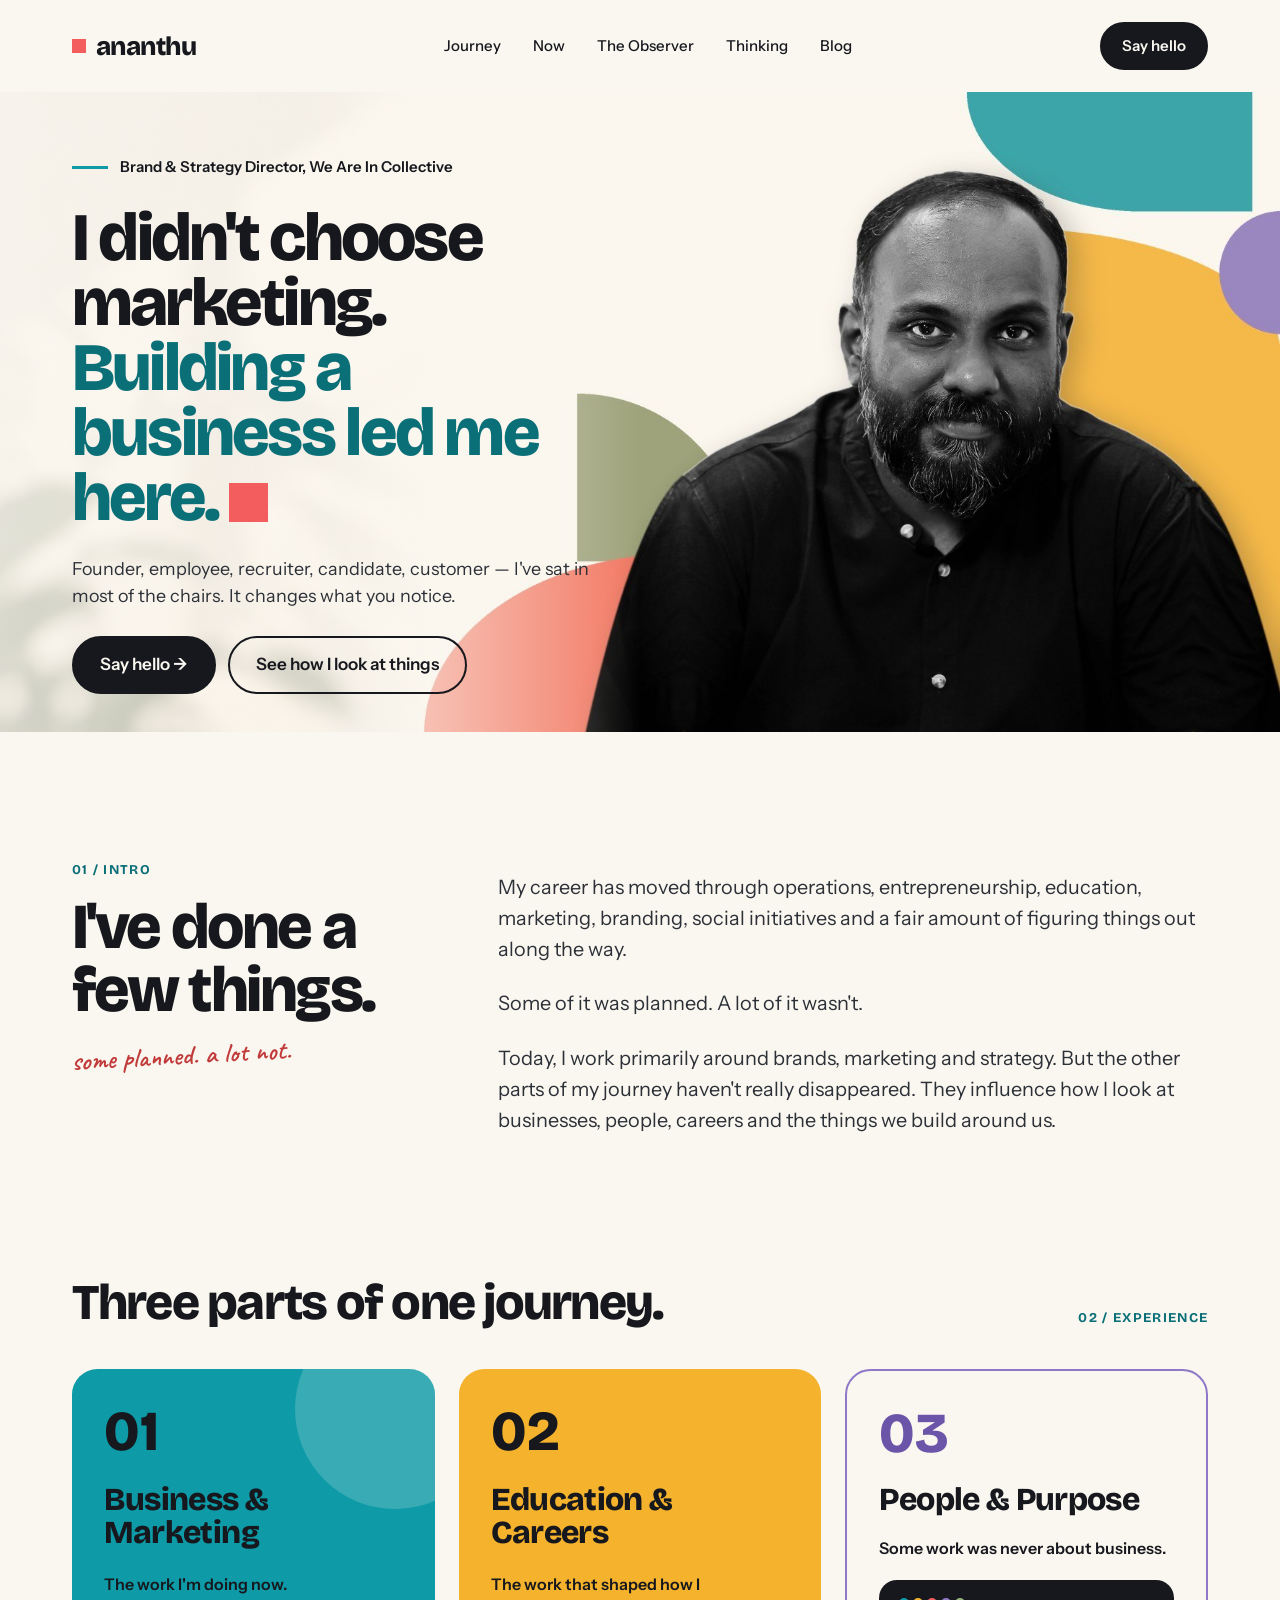
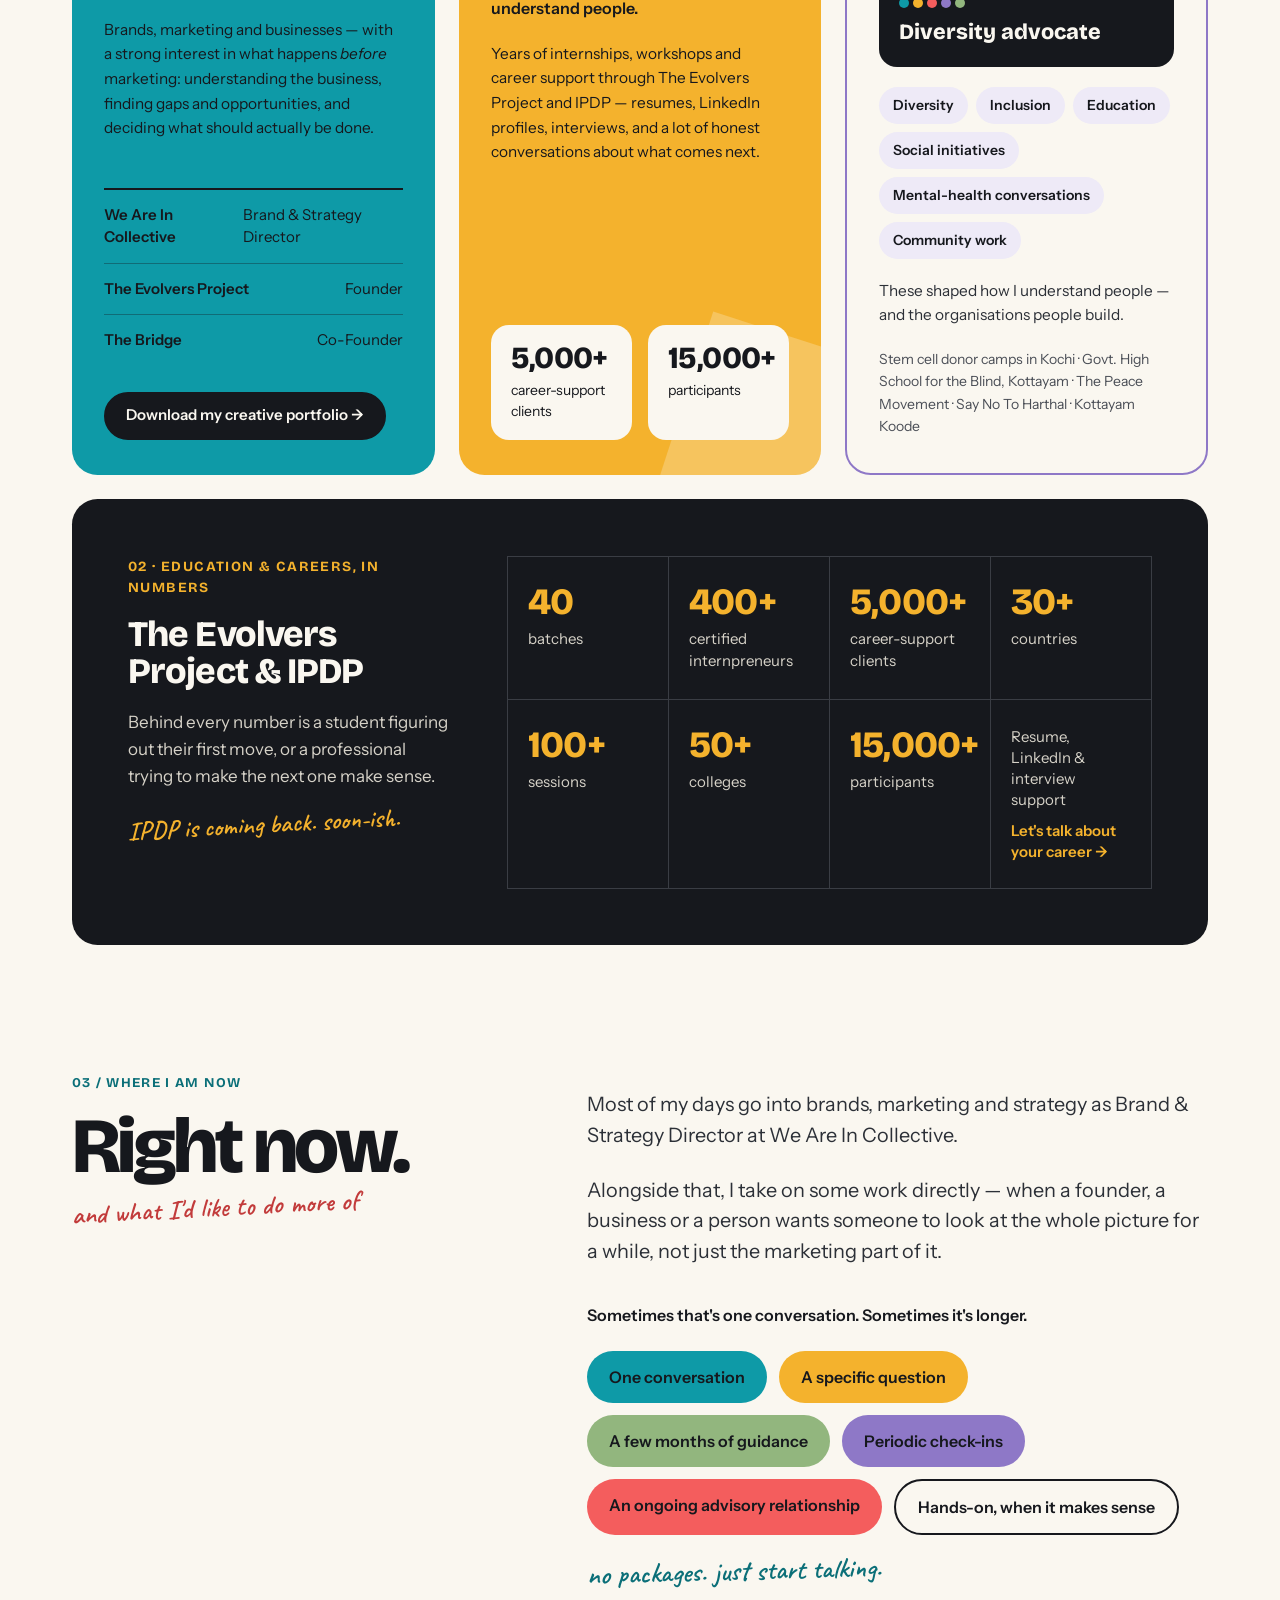
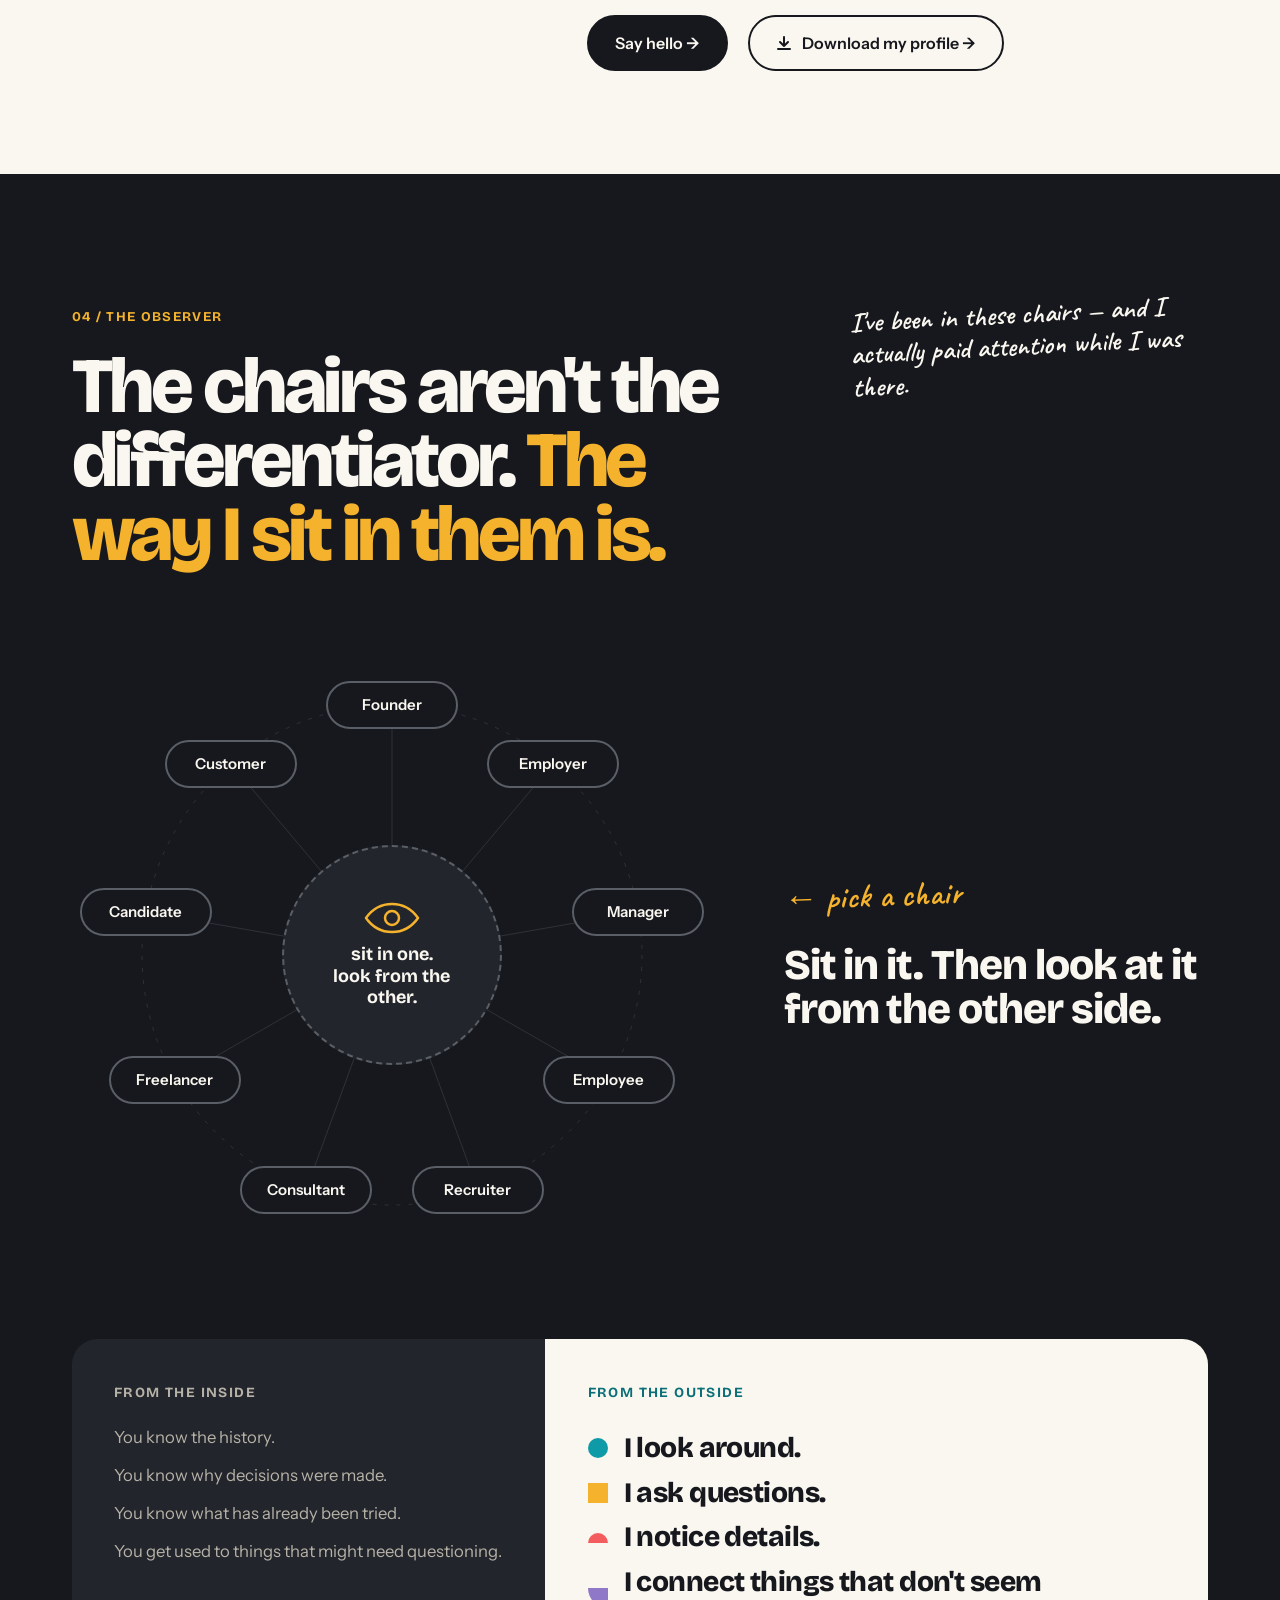
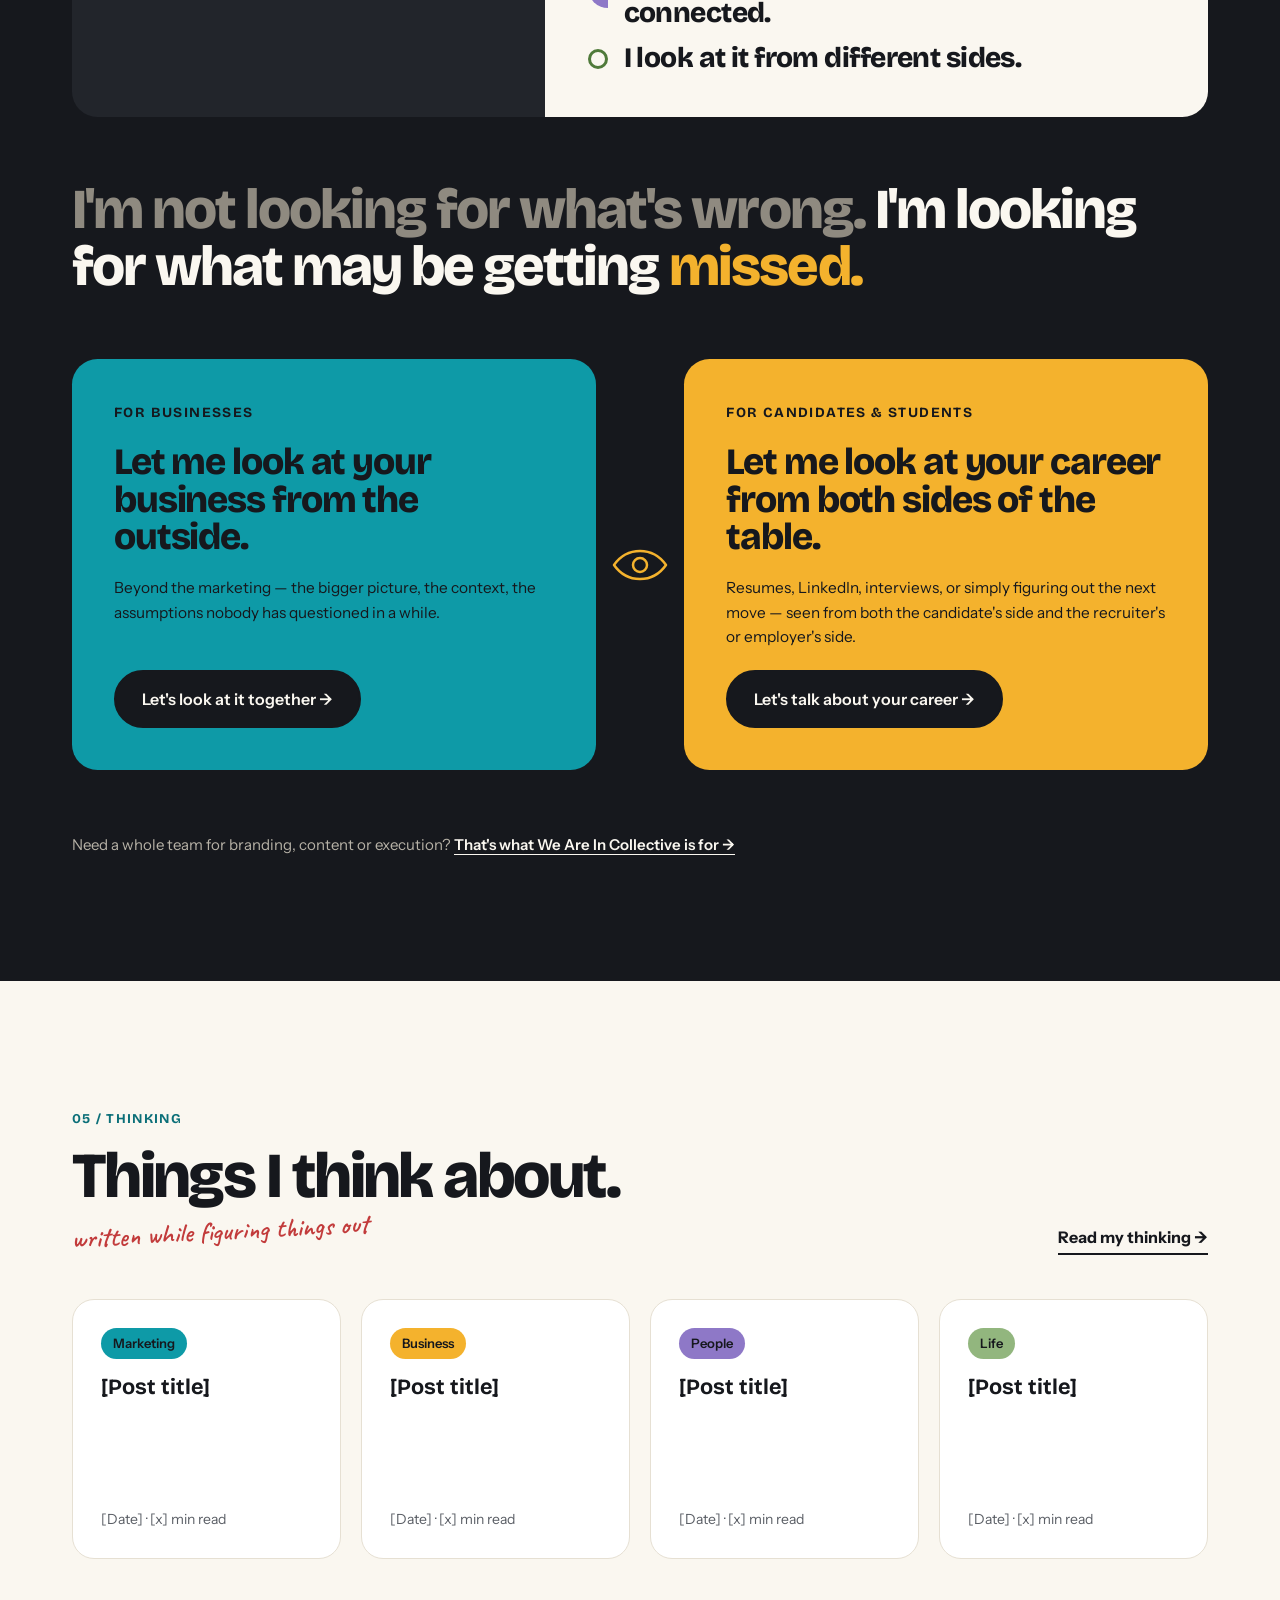
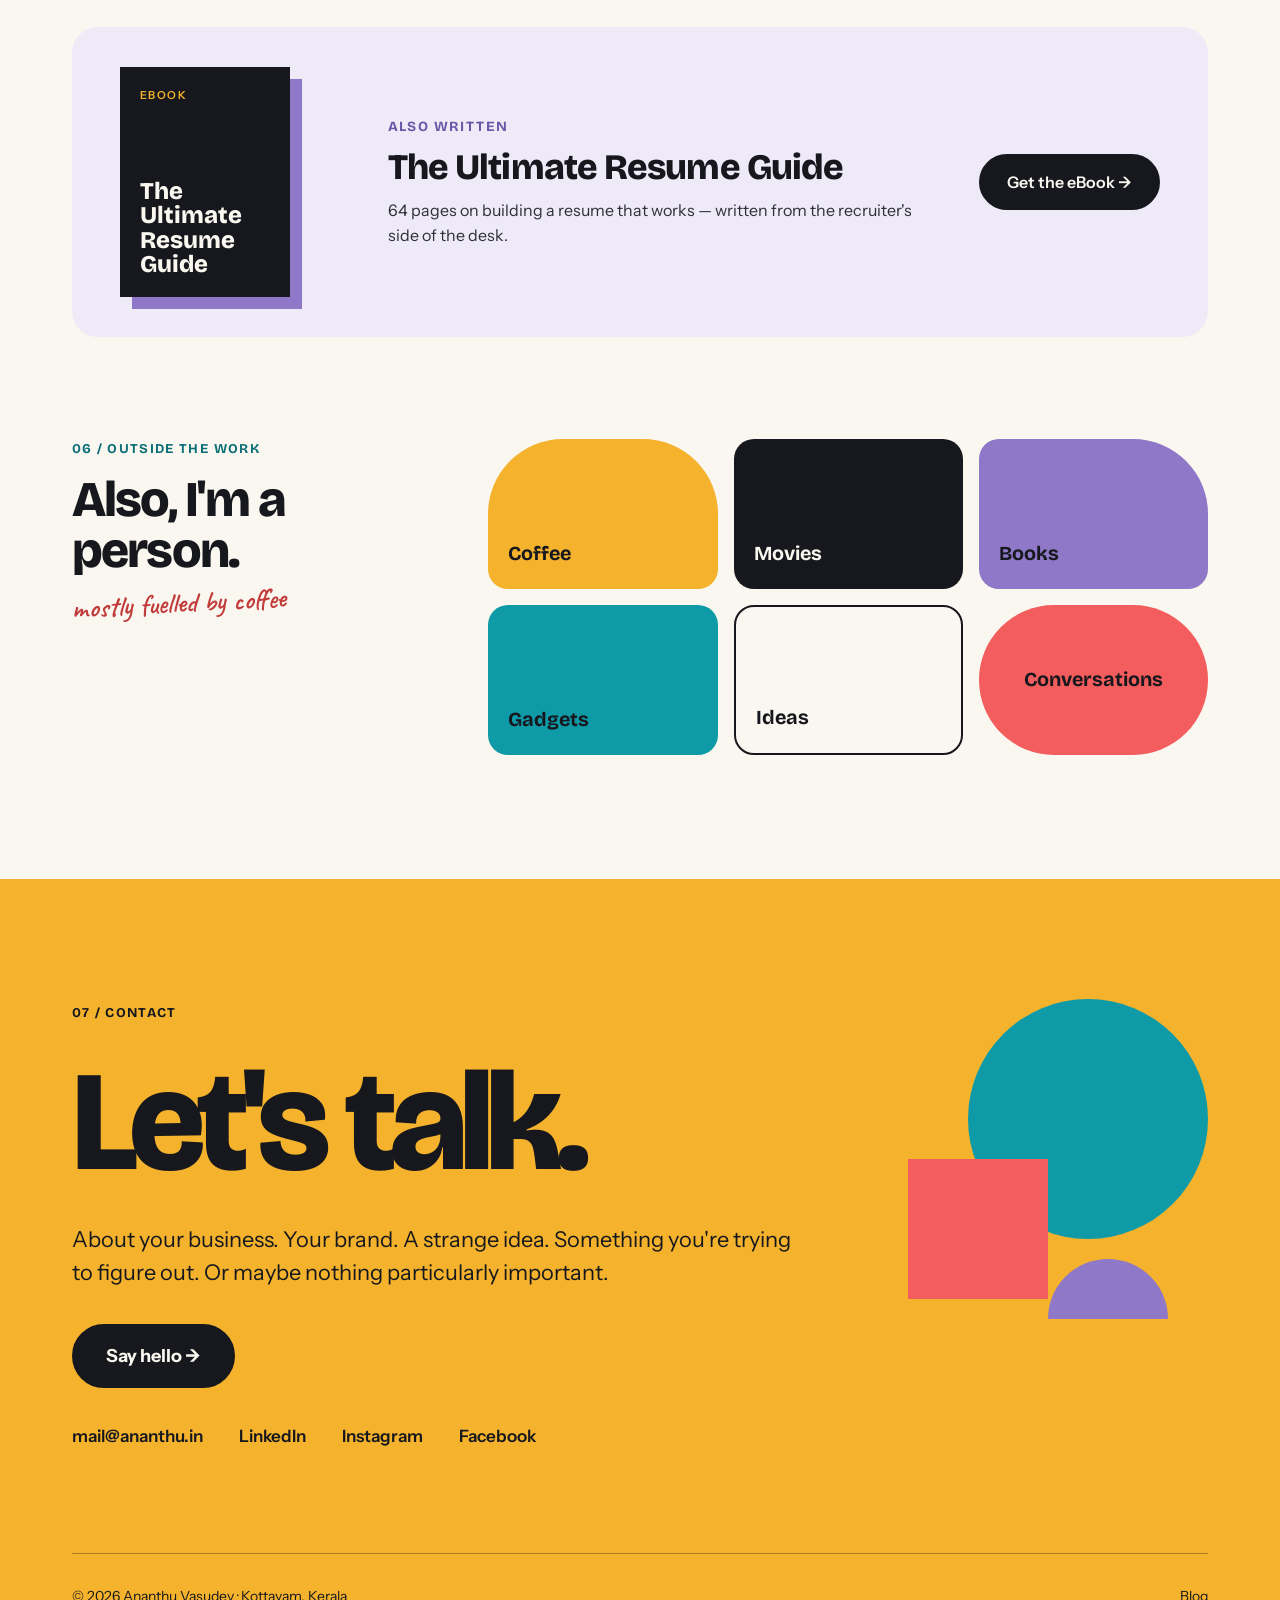
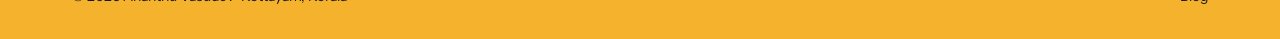
<file: index.html>
<!DOCTYPE html>
<html lang="en">
<head>
  <meta charset="utf-8">
  <meta name="viewport" content="width=device-width, initial-scale=1">
  <title>Ananthu Vasudev — Brand &amp; Strategy</title>
  <meta name="description" content="Ananthu Vasudev — Brand & Strategy Director at We Are In Collective. Founder, employee, recruiter, candidate, customer — I've sat in most of the chairs.">
  <link rel="preconnect" href="https://fonts.googleapis.com">
  <link rel="preconnect" href="https://fonts.gstatic.com" crossorigin>
  <link href="https://fonts.googleapis.com/css2?family=Bricolage+Grotesque:opsz,wght@12..96,400;12..96,500;12..96,700;12..96,800&family=Caveat:wght@600&family=Instrument+Sans:wght@400;500;600;700&display=swap" rel="stylesheet">
  <link rel="stylesheet" href="assets/css/site.css">
</head>
<body>

<header class="site-header">
  <div class="wrap">
    <a href="#top" class="logo" aria-label="ananthu — home">ananthu</a>
    <nav class="nav" aria-label="Main">
      <a href="#journey">Journey</a>
      <a href="#now">Now</a>
      <a href="#observer">The Observer</a>
      <a href="#thinking">Thinking</a>
      <a href="blog.html">Blog</a>
    </nav>
    <a href="#contact" class="btn btn--dark btn--sm header-cta">Say hello</a>
    <button class="menu-btn" type="button" aria-label="Open menu" aria-expanded="false" aria-controls="mobile-nav">
      <svg width="18" height="12" viewBox="0 0 18 12" fill="none" stroke="currentColor" stroke-width="2" aria-hidden="true"><path d="M0 1h18M0 11h18"/></svg>
    </button>
  </div>
  <nav id="mobile-nav" class="mobile-nav" aria-label="Mobile">
    <a href="#journey">Journey</a>
    <a href="#now">Now</a>
    <a href="#observer">The Observer</a>
    <a href="#thinking">Thinking</a>
    <a href="blog.html">Blog</a>
    <a href="#contact" class="btn btn--yellow">Say hello →</a>
  </nav>
</header>

<main>

<!-- ============ HERO ============ -->
<section id="top" class="hero">
  <img class="hero__img" src="assets/imgs/ananthu-hero.jpg" alt="Portrait of Ananthu Vasudev in a black shirt against colourful shapes" width="1774" height="887" fetchpriority="high">
  <div class="hero__fade" aria-hidden="true"></div>
  <div class="wrap">
    <div class="hero__copy">
      <div class="hero__role">Brand &amp; Strategy Director, We Are In Collective</div>
      <h1 class="display">I didn't choose marketing.<br> <span class="accent">Building a business led me here.</span><span class="square" aria-hidden="true"></span></h1>
      <p class="hero__sub">Founder, employee, recruiter, candidate, customer — I've sat in most of the chairs. It changes what you notice.</p>
      <div class="hero__ctas">
        <a href="#contact" class="btn btn--dark">Say hello →</a>
        <a href="#observer" class="btn btn--ghost">See how I look at things</a>
      </div>
    </div>
  </div>
</section>

<!-- ============ 01 INTRO ============ -->
<section id="journey" class="section">
  <div class="wrap split reveal">
    <div class="stack">
      <div class="eyebrow">01 / Intro</div>
      <h2 class="display h2-l">I've done a few things.</h2>
      <div class="note" style="margin-top:8px">some planned. a lot not.</div>
    </div>
    <div class="prose">
      <p>My career has moved through operations, entrepreneurship, education, marketing, branding, social initiatives and a fair amount of figuring things out along the way.</p>
      <p>Some of it was planned. A lot of it wasn't.</p>
      <p>Today, I work primarily around brands, marketing and strategy. But the other parts of my journey haven't really disappeared. They influence how I look at businesses, people, careers and the things we build around us.</p>
    </div>
  </div>
</section>

<!-- ============ 02 EXPERIENCE ============ -->
<section aria-labelledby="exp-h">
  <div class="wrap exp">
    <div class="section-head">
      <h2 id="exp-h" class="display h2-m">Three parts of one journey.</h2>
      <div class="eyebrow">02 / Experience</div>
    </div>

    <div class="exp-grid">
      <article class="card card--teal reveal">
        <span class="card__blob" aria-hidden="true"></span>
        <div class="card__num">01</div>
        <h3>Business &amp; Marketing</h3>
        <div class="card__kicker">The work I'm doing now.</div>
        <p>Brands, marketing and businesses — with a strong interest in what happens <em>before</em> marketing: understanding the business, finding gaps and opportunities, and deciding what should actually be done.</p>
        <div class="roles-list">
          <div><strong>We Are In Collective</strong><span>Brand &amp; Strategy Director</span></div>
          <div><strong>The Evolvers Project</strong><span>Founder</span></div>
          <div><strong>The Bridge</strong><span>Co-Founder</span></div>
        </div>
        <a href="#" class="btn btn--dark btn--sm">Download my creative portfolio →</a>
      </article>

      <article class="card card--yellow reveal">
        <span class="card__blob" aria-hidden="true"></span>
        <div class="card__num">02</div>
        <h3>Education &amp; Careers</h3>
        <div class="card__kicker">The work that shaped how I understand people.</div>
        <p>Years of internships, workshops and career support through The Evolvers Project and IPDP — resumes, LinkedIn profiles, interviews, and a lot of honest conversations about what comes next.</p>
        <div class="mini-stats">
          <div><b>5,000+</b><span>career-support clients</span></div>
          <div><b>15,000+</b><span>participants</span></div>
        </div>
      </article>

      <article class="card card--outline reveal">
        <div class="card__num">03</div>
        <h3>People &amp; Purpose</h3>
        <div class="card__kicker">Some work was never about business.</div>
        <div class="badge-dark">
          <span class="dots" aria-hidden="true"><i></i><i></i><i></i><i></i><i></i></span>
          <b>Diversity advocate</b>
        </div>
        <div class="chips">
          <span class="chip">Diversity</span>
          <span class="chip">Inclusion</span>
          <span class="chip">Education</span>
          <span class="chip">Social initiatives</span>
          <span class="chip">Mental-health conversations</span>
          <span class="chip">Community work</span>
        </div>
        <p style="color:var(--body)">These shaped how I understand people — and the organisations people build.</p>
        <div class="card__small">Stem cell donor camps in Kochi · Govt. High School for the Blind, Kottayam · The Peace Movement · Say No To Harthal · Kottayam Koode</div>
      </article>
    </div>
  </div>

  <div class="wrap">
    <div class="numbers reveal" aria-labelledby="ipdp-h">
      <div class="stack" style="gap:18px">
        <div class="eyebrow">02 · Education &amp; careers, in numbers</div>
        <h3 id="ipdp-h">The Evolvers Project &amp; IPDP</h3>
        <p>Behind every number is a student figuring out their first move, or a professional trying to make the next one make sense.</p>
        <div class="note">IPDP is coming back. soon-ish.</div>
      </div>
      <div class="stat-grid">
        <div><b>40</b><span>batches</span></div>
        <div><b>400+</b><span>certified internpreneurs</span></div>
        <div><b>5,000+</b><span>career-support clients</span></div>
        <div><b>30+</b><span>countries</span></div>
        <div><b>100+</b><span>sessions</span></div>
        <div><b>50+</b><span>colleges</span></div>
        <div><b>15,000+</b><span>participants</span></div>
        <div class="stat-cta"><span style="margin:0">Resume, LinkedIn &amp; interview support</span><a href="#careers">Let's talk about your career →</a></div>
      </div>
    </div>
  </div>
</section>

<!-- ============ 03 NOW ============ -->
<section id="now" class="section now">
  <div class="wrap split split--57 reveal">
    <div class="stack">
      <div class="eyebrow">03 / Where I am now</div>
      <h2 class="display h2-xl">Right now.</h2>
      <div class="note">and what I'd like to do more of</div>
    </div>
    <div class="prose">
      <p>Most of my days go into brands, marketing and strategy as Brand &amp; Strategy Director at We Are In Collective.</p>
      <p>Alongside that, I take on some work directly — when a founder, a business or a person wants someone to look at the whole picture for a while, not just the marketing part of it.</p>
      <div class="now__aside">Sometimes that's one conversation. Sometimes it's longer.</div>
      <div class="pills">
        <span class="pill pill--teal">One conversation</span>
        <span class="pill pill--yellow">A specific question</span>
        <span class="pill pill--green">A few months of guidance</span>
        <span class="pill pill--purple">Periodic check-ins</span>
        <span class="pill pill--coral">An ongoing advisory relationship</span>
        <span class="pill pill--outline">Hands-on, when it makes sense</span>
      </div>
      <div class="note note--teal">no packages. just start talking.</div>
      <div class="btn-row">
        <a href="#contact" class="btn btn--dark">Say hello →</a>
        <a href="assets/imgs/Ananthu Vasudev - Profile.pdf" class="btn btn--ghost" download>
          <svg aria-hidden="true" width="16" height="16" viewBox="0 0 16 16" fill="none" stroke="currentColor" stroke-width="2" stroke-linecap="round" stroke-linejoin="round"><path d="M8 2v9M4 7l4 4 4-4M2 14h12"/></svg>
          Download my profile →
        </a>
      </div>
    </div>
  </div>
</section>

<!-- ============ 04 THE OBSERVER ============ -->
<section id="observer" class="observer">
  <div class="wrap">
    <div class="observer__head reveal">
      <div>
        <div class="eyebrow">04 / The Observer</div>
        <h2 class="display h2-xl">The chairs aren't the differentiator. <span class="accent">The way I sit in them is.</span></h2>
      </div>
      <div class="note">I've been in these chairs — and I actually paid attention while I was there.</div>
    </div>

    <div class="chairs">
      <div class="wheel" role="group" aria-label="Pick a chair">
        <svg width="640" height="640" viewBox="0 0 640 640" aria-hidden="true">
          <circle cx="320" cy="320" r="250" fill="none" stroke="#2E3138" stroke-width="1" stroke-dasharray="4 8"/>
          <g stroke="#2E3138" stroke-width="1">
            <line x1="320" y1="320" x2="320" y2="70"/><line x1="320" y1="320" x2="481" y2="129"/><line x1="320" y1="320" x2="566" y2="277"/><line x1="320" y1="320" x2="537" y2="445"/><line x1="320" y1="320" x2="406" y2="555"/><line x1="320" y1="320" x2="234" y2="555"/><line x1="320" y1="320" x2="103" y2="445"/><line x1="320" y1="320" x2="74" y2="277"/><line x1="320" y1="320" x2="159" y2="129"/>
          </g>
          <line class="wheel__link" x1="320" y1="320" x2="320" y2="320" stroke-width="3" stroke-dasharray="2 10" stroke-linecap="round"/>
          <circle class="wheel__halo" cx="320" cy="320" r="40" fill="none" stroke-width="1.5" opacity=".5"/>
        </svg>
        <div class="wheel__hub">
          <svg width="56" height="32" viewBox="0 0 56 32" fill="none" stroke="#F4B22D" stroke-width="2.5" stroke-linecap="round" stroke-linejoin="round" aria-hidden="true"><path d="M2 16C9 6 18 2 28 2s19 4 26 14c-7 10-16 14-26 14S9 26 2 16z"/><circle cx="28" cy="16" r="7"/></svg>
          <div>sit in one.<br>look from the other.</div>
        </div>
        <!-- chair buttons injected by site.js -->
      </div>
      <div class="chair-grid" role="group" aria-label="Pick a chair"></div>

      <div class="readout" aria-live="polite">
        <div class="readout__idle">
          <svg class="readout__eye" width="56" height="32" viewBox="0 0 56 32" fill="none" stroke="#F4B22D" stroke-width="2.5" stroke-linecap="round" stroke-linejoin="round" aria-hidden="true"><path d="M2 16C9 6 18 2 28 2s19 4 26 14c-7 10-16 14-26 14S9 26 2 16z"/><circle cx="28" cy="16" r="7"/></svg>
          <div class="note"><span class="left">← pick a chair</span><span class="up">pick a chair ↑</span></div>
          <div class="readout__big">Sit in it. Then look at it from the other side.</div>
        </div>
        <div class="readout__sel" hidden>
          <div class="readout__pair">
            <div><small>SITTING AS</small><span class="tag-solid" data-sname></span></div>
            <svg class="arrow" width="64" height="24" viewBox="0 0 64 24" fill="none" stroke="#FAF7F0" stroke-width="2" stroke-linecap="round" stroke-linejoin="round" aria-hidden="true"><path d="M2 12h56M50 4l8 8-8 8"/></svg>
            <div><small>LOOKING FROM</small><span class="tag-dash" data-pname></span></div>
          </div>
          <p class="readout__line" data-sline></p>
          <button type="button" class="btn btn--outline-light" data-swap>Swap chairs ⇄</button>
        </div>
      </div>
    </div>

    <div class="inside-out reveal">
      <div class="inside">
        <div class="eyebrow">From the inside</div>
        <ul>
          <li>You know the history.</li>
          <li>You know why decisions were made.</li>
          <li>You know what has already been tried.</li>
          <li>You get used to things that might need questioning.</li>
        </ul>
      </div>
      <div class="outside">
        <div class="eyebrow" style="margin-bottom:8px">From the outside</div>
        <ul>
          <li>I look around.</li>
          <li>I ask questions.</li>
          <li>I notice details.</li>
          <li>I connect things that don't seem connected.</li>
          <li>I look at it from different sides.</li>
        </ul>
      </div>
    </div>

    <p class="statement reveal"><span class="dim">I'm not looking for what's wrong.</span> I'm looking for what may be getting <span class="hl">missed.</span></p>

    <div class="offers">
      <div class="offer offer--teal reveal">
        <div class="eyebrow">For businesses</div>
        <h3>Let me look at your business from the outside.</h3>
        <p>Beyond the marketing — the bigger picture, the context, the assumptions nobody has questioned in a while.</p>
        <a href="#contact" class="btn btn--dark">Let's look at it together →</a>
      </div>
      <div class="offers__eye" aria-hidden="true">
        <svg width="56" height="32" viewBox="0 0 56 32" fill="none" stroke="#F4B22D" stroke-width="2.5" stroke-linecap="round" stroke-linejoin="round"><path d="M2 16C9 6 18 2 28 2s19 4 26 14c-7 10-16 14-26 14S9 26 2 16z"/><circle cx="28" cy="16" r="7"/></svg>
      </div>
      <div id="careers" class="offer offer--yellow reveal">
        <div class="eyebrow">For candidates &amp; students</div>
        <h3>Let me look at your career from both sides of the table.</h3>
        <p>Resumes, LinkedIn, interviews, or simply figuring out the next move — seen from both the candidate's side and the recruiter's or employer's side.</p>
        <a href="#contact" class="btn btn--dark">Let's talk about your career →</a>
      </div>
    </div>

    <div class="observer__foot">Need a whole team for branding, content or execution? <a href="https://wearein.in">That's what We Are In Collective is for →</a></div>
  </div>
</section>

<!-- ============ 05 THINKING ============ -->
<section id="thinking" class="section thinking">
  <div class="wrap">
    <div class="section-head reveal">
      <div class="stack">
        <div class="eyebrow">05 / Thinking</div>
        <h2 class="display h2-l">Things I think about.</h2>
        <div class="note">written while figuring things out</div>
      </div>
      <a href="blog.html" class="link-underline">Read my thinking →</a>
    </div>
    <div class="posts">
      <a href="article.html" class="post-card reveal"><span class="cat cat--Marketing">Marketing</span><span class="post-card__title">[Post title]</span><span class="meta">[Date] · [x] min read</span></a>
      <a href="article.html" class="post-card reveal"><span class="cat cat--Business">Business</span><span class="post-card__title">[Post title]</span><span class="meta">[Date] · [x] min read</span></a>
      <a href="article.html" class="post-card reveal"><span class="cat cat--People">People</span><span class="post-card__title">[Post title]</span><span class="meta">[Date] · [x] min read</span></a>
      <a href="article.html" class="post-card reveal"><span class="cat cat--Life">Life</span><span class="post-card__title">[Post title]</span><span class="meta">[Date] · [x] min read</span></a>
    </div>
    <div class="ebook reveal">
      <div class="ebook__cover" aria-hidden="true"><small>EBOOK</small><b>The Ultimate Resume Guide</b></div>
      <div>
        <div class="eyebrow">Also written</div>
        <h3>The Ultimate Resume Guide</h3>
        <p>64 pages on building a resume that works — written from the recruiter's side of the desk.</p>
      </div>
      <a href="ebook.html" class="btn btn--dark">Get the eBook →</a>
    </div>
  </div>
</section>

<!-- ============ 06 OUTSIDE THE WORK ============ -->
<section aria-labelledby="outside-h" class="person">
  <div class="wrap split reveal">
    <div class="stack">
      <div class="eyebrow">06 / Outside the work</div>
      <h2 id="outside-h" class="display h2-m">Also, I'm a person.</h2>
      <div class="note">mostly fuelled by coffee</div>
    </div>
    <div class="tiles">
      <div class="tile tile--coffee">Coffee</div>
      <div class="tile tile--movies">Movies</div>
      <div class="tile tile--books">Books</div>
      <div class="tile tile--gadgets">Gadgets</div>
      <div class="tile tile--ideas">Ideas</div>
      <div class="tile tile--talk">Conversations</div>
    </div>
  </div>
</section>

<!-- ============ 07 CONTACT ============ -->
<section id="contact" class="contact">
  <div class="contact__shapes" aria-hidden="true"><span class="c1"></span><span class="c2"></span><span class="c3"></span></div>
  <div class="wrap">
    <div class="eyebrow">07 / Contact</div>
    <h2 class="display">Let's talk.</h2>
    <p>About your business. Your brand. A strange idea. Something you're trying to figure out. Or maybe nothing particularly important.</p>
    <div><a href="mailto:mail@ananthu.in" class="btn btn--dark btn--lg">Say hello →</a></div>
    <div class="contact__links">
      <a href="mailto:mail@ananthu.in">mail@ananthu.in</a>
      <span class="socials">
        <a href="https://www.linkedin.com/in/ananthu-in" target="_blank" rel="noopener">LinkedIn</a>
        <a href="https://www.instagram.com/ananthu.in_/" target="_blank" rel="noopener">Instagram</a>
        <a href="https://www.facebook.com/ananthudotin/" target="_blank" rel="noopener">Facebook</a>
      </span>
    </div>
    <footer class="site-footer">
      <span>© 2026 Ananthu Vasudev · Kottayam, Kerala</span>
      <a href="blog.html">Blog</a>
    </footer>
  </div>
</section>

</main>

<script src="assets/js/site.js"></script>
</body>
</html>
</file>
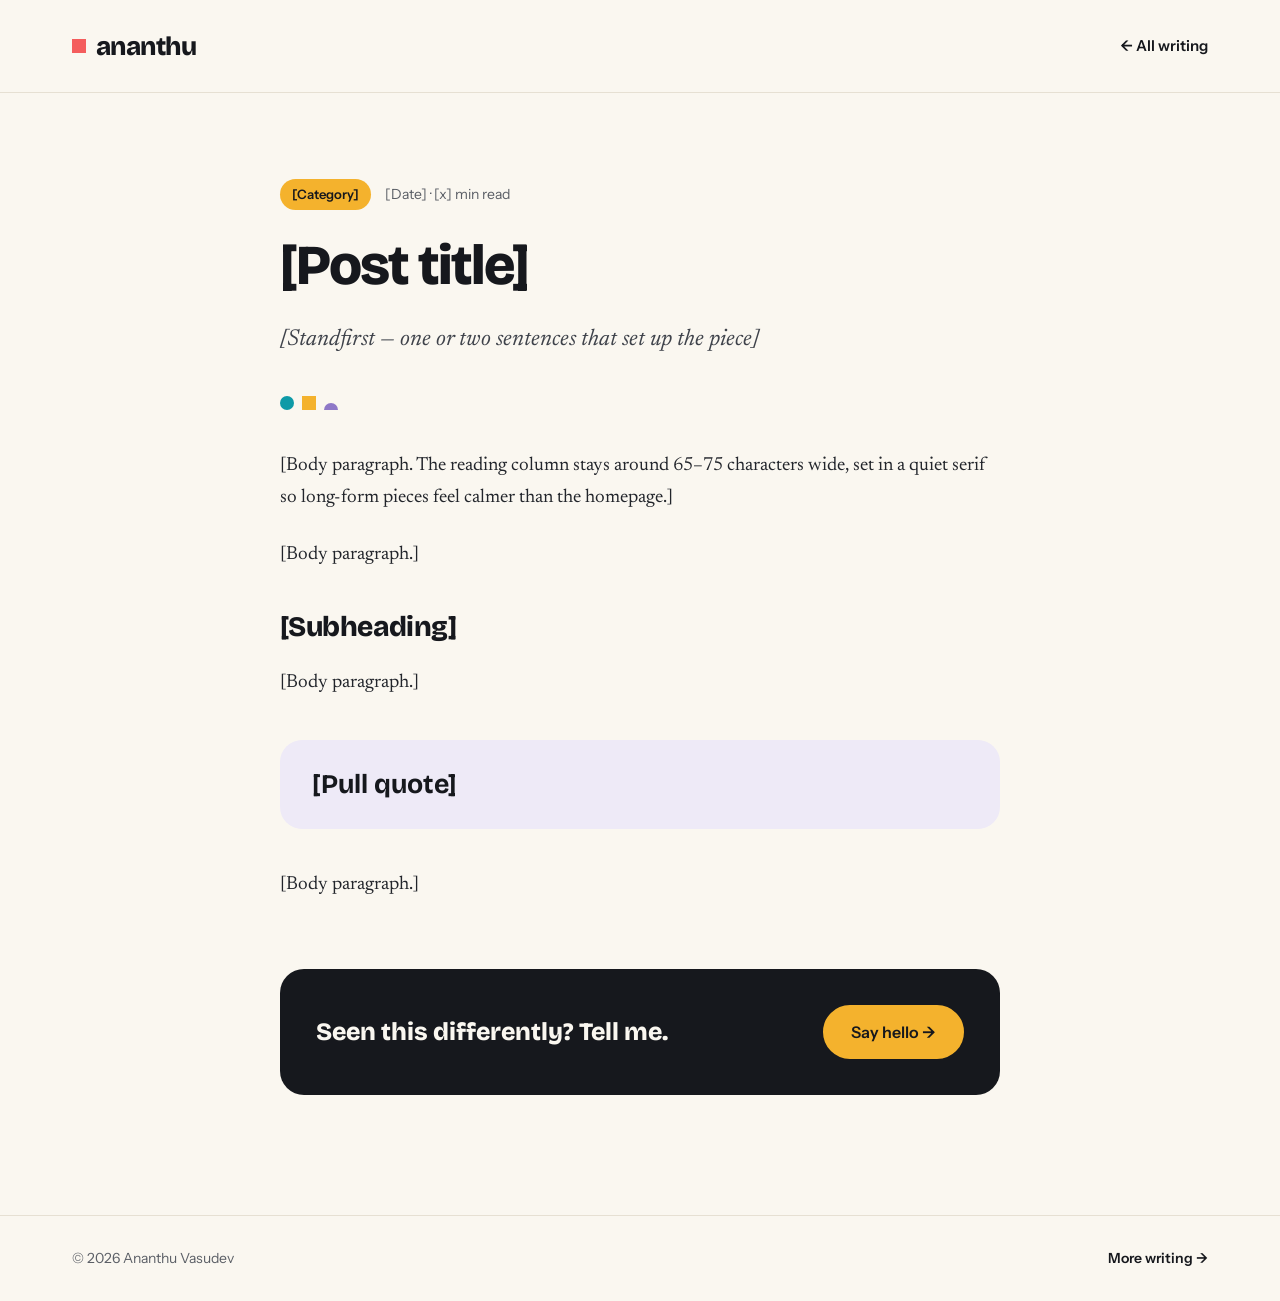
<file: article.html>
<!DOCTYPE html>
<html lang="en">
<head>
  <meta charset="utf-8">
  <meta name="viewport" content="width=device-width, initial-scale=1">
  <title>[Post title] — Ananthu Vasudev</title>
  <meta name="description" content="[Standfirst]">
  <link rel="preconnect" href="https://fonts.googleapis.com">
  <link rel="preconnect" href="https://fonts.gstatic.com" crossorigin>
  <link href="https://fonts.googleapis.com/css2?family=Bricolage+Grotesque:opsz,wght@12..96,700;12..96,800&family=Instrument+Sans:wght@400;500;600;700&family=Newsreader:ital,opsz,wght@0,6..72,400;1,6..72,400&display=swap" rel="stylesheet">
  <link rel="stylesheet" href="assets/css/site.css">
</head>
<body>

<header class="site-header site-header--rule">
  <div class="wrap">
    <a href="index.html" class="logo" aria-label="ananthu — home">ananthu</a>
    <a href="blog.html" style="font-size:15px;font-weight:600">← All writing</a>
  </div>
</header>

<main>
  <article class="article">
    <div class="article__meta">
      <span class="cat">[Category]</span>
      <span>[Date] · [x] min read</span>
    </div>
    <h1>[Post title]</h1>
    <p class="standfirst">[Standfirst — one or two sentences that set up the piece]</p>
    <div class="marks" aria-hidden="true"><i></i><i></i><i></i></div>
    <div class="article__body">
      <p>[Body paragraph. The reading column stays around 65–75 characters wide, set in a quiet serif so long-form pieces feel calmer than the homepage.]</p>
      <p>[Body paragraph.]</p>
      <h2>[Subheading]</h2>
      <p>[Body paragraph.]</p>
      <blockquote>[Pull quote]</blockquote>
      <p>[Body paragraph.]</p>
    </div>
    <div class="reply">
      <b>Seen this differently? Tell me.</b>
      <a href="index.html#contact" class="btn btn--yellow">Say hello →</a>
    </div>
  </article>
</main>

<footer class="page-footer">
  <div class="wrap">
    <span>© 2026 Ananthu Vasudev</span>
    <a href="blog.html">More writing →</a>
  </div>
</footer>

<script src="assets/js/site.js"></script>
</body>
</html>
</file>
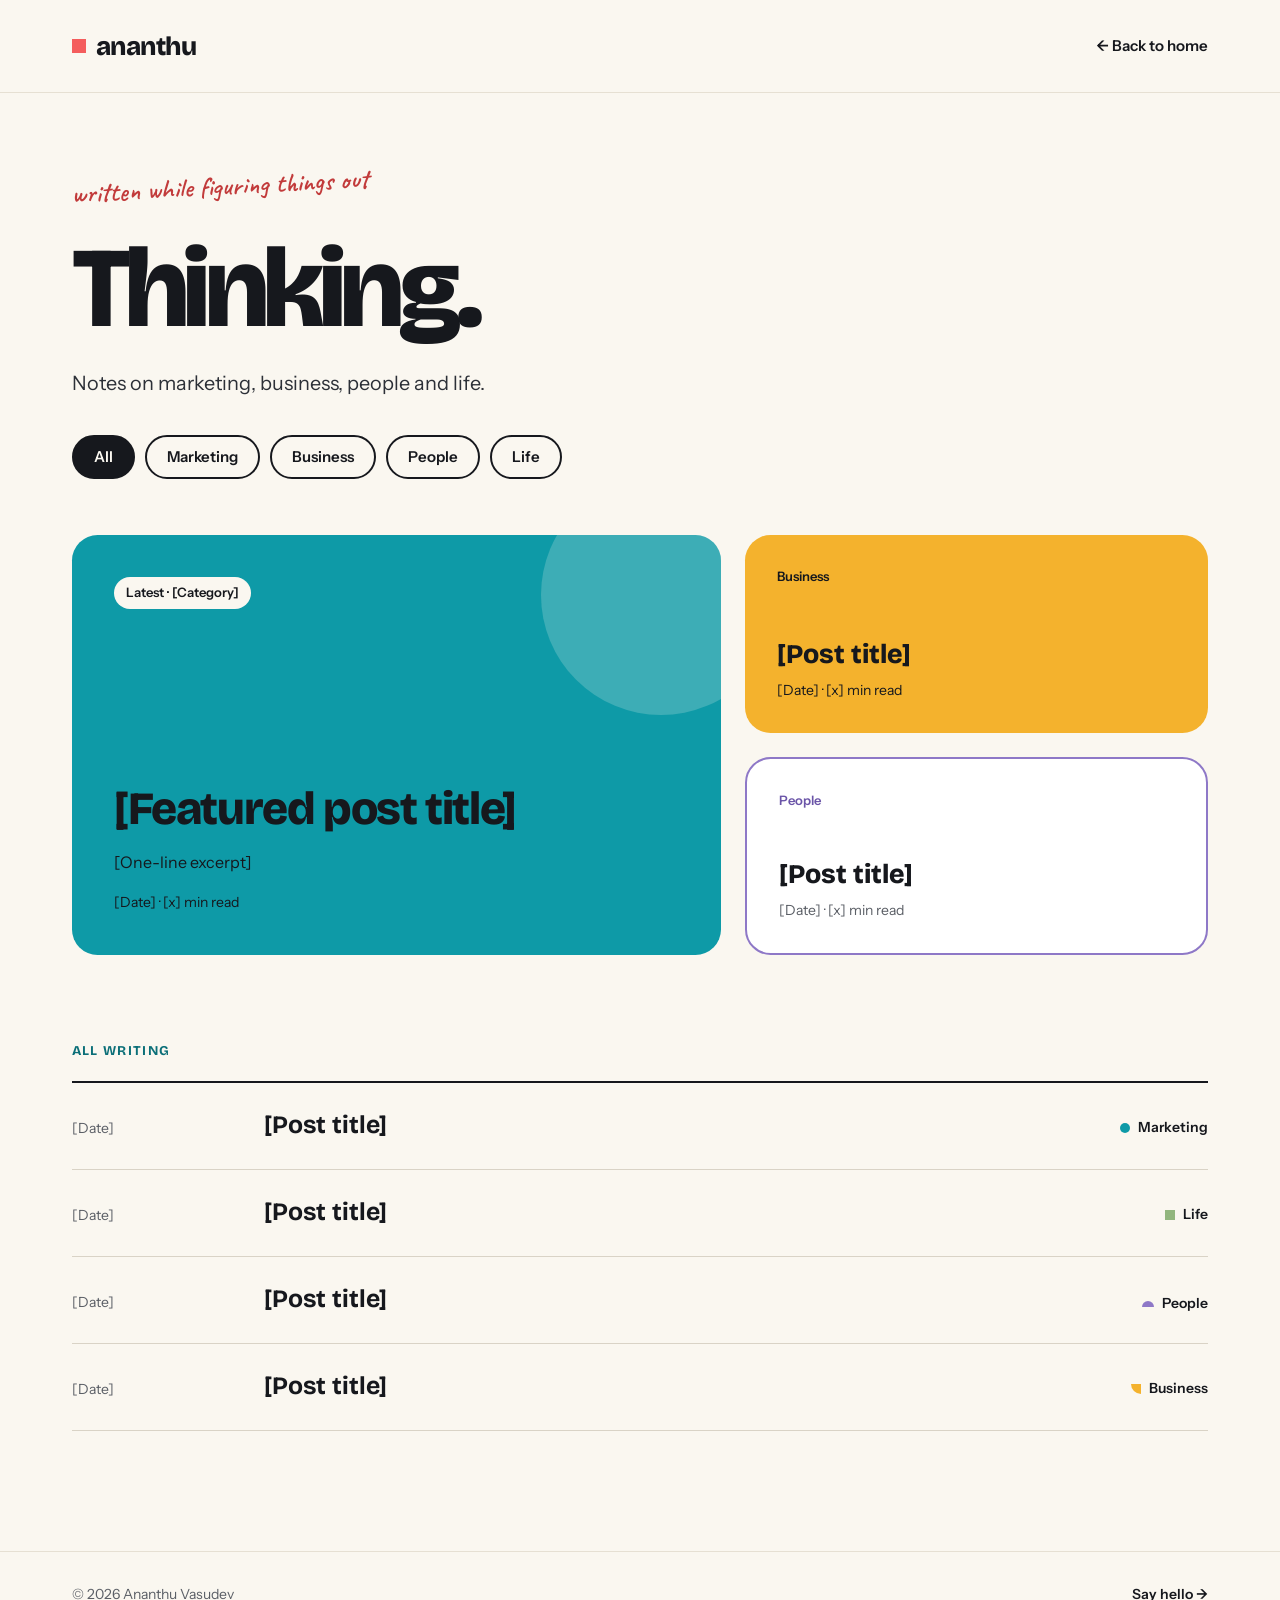
<file: blog.html>
<!DOCTYPE html>
<html lang="en">
<head>
  <meta charset="utf-8">
  <meta name="viewport" content="width=device-width, initial-scale=1">
  <title>Thinking — Ananthu Vasudev</title>
  <meta name="description" content="Notes on marketing, business, people and life.">
  <link rel="preconnect" href="https://fonts.googleapis.com">
  <link rel="preconnect" href="https://fonts.gstatic.com" crossorigin>
  <link href="https://fonts.googleapis.com/css2?family=Bricolage+Grotesque:opsz,wght@12..96,400;12..96,500;12..96,700;12..96,800&family=Caveat:wght@600&family=Instrument+Sans:wght@400;500;600;700&display=swap" rel="stylesheet">
  <link rel="stylesheet" href="assets/css/site.css">
</head>
<body>

<header class="site-header site-header--rule">
  <div class="wrap">
    <a href="index.html" class="logo" aria-label="ananthu — home">ananthu</a>
    <a href="index.html" style="font-size:15px;font-weight:600">← Back to home</a>
  </div>
</header>

<main>
  <section class="wrap blog-hero">
    <div class="stack">
      <div class="note">written while figuring things out</div>
      <h1 class="display">Thinking.</h1>
      <p class="lede" style="max-width:680px">Notes on marketing, business, people and life.</p>
      <div class="filters" role="group" aria-label="Filter by category">
        <button type="button" class="filter is-on" data-cat="All" aria-pressed="true" style="--f:#16181D;--fg:#FAF7F0">All</button>
        <button type="button" class="filter" data-cat="Marketing" aria-pressed="false" style="--f:#0E9AA7">Marketing</button>
        <button type="button" class="filter" data-cat="Business" aria-pressed="false" style="--f:#F4B22D">Business</button>
        <button type="button" class="filter" data-cat="People" aria-pressed="false" style="--f:#8E78C7">People</button>
        <button type="button" class="filter" data-cat="Life" aria-pressed="false" style="--f:#92B67E">Life</button>
      </div>
    </div>
  </section>

  <section class="wrap featured">
    <a href="article.html" class="feature">
      <span class="cat">Latest · [Category]</span>
      <span class="feature__title">[Featured post title]</span>
      <span class="feature__ex">[One-line excerpt]</span>
      <span style="font-size:14px">[Date] · [x] min read</span>
    </a>
    <div class="feature-side">
      <a href="article.html" class="fs-yellow"><span class="k">Business</span><b>[Post title]</b><span style="font-size:14px">[Date] · [x] min read</span></a>
      <a href="article.html" class="fs-outline"><span class="k">People</span><b>[Post title]</b><span class="meta">[Date] · [x] min read</span></a>
    </div>
  </section>

  <section class="wrap all-posts" aria-label="All posts">
    <div class="eyebrow">All writing</div>
    <a href="article.html" class="row" data-cat="Marketing"><span class="row__date meta">[Date]</span><span class="row__title">[Post title]</span><span class="row__cat">Marketing</span></a>
    <a href="article.html" class="row" data-cat="Life"><span class="row__date meta">[Date]</span><span class="row__title">[Post title]</span><span class="row__cat">Life</span></a>
    <a href="article.html" class="row" data-cat="People"><span class="row__date meta">[Date]</span><span class="row__title">[Post title]</span><span class="row__cat">People</span></a>
    <a href="article.html" class="row" data-cat="Business"><span class="row__date meta">[Date]</span><span class="row__title">[Post title]</span><span class="row__cat">Business</span></a>
    <p class="empty" hidden>Nothing here yet — soon.</p>
  </section>
</main>

<footer class="page-footer">
  <div class="wrap">
    <span>© 2026 Ananthu Vasudev</span>
    <a href="index.html#contact">Say hello →</a>
  </div>
</footer>

<script src="assets/js/site.js"></script>
</body>
</html>
</file>
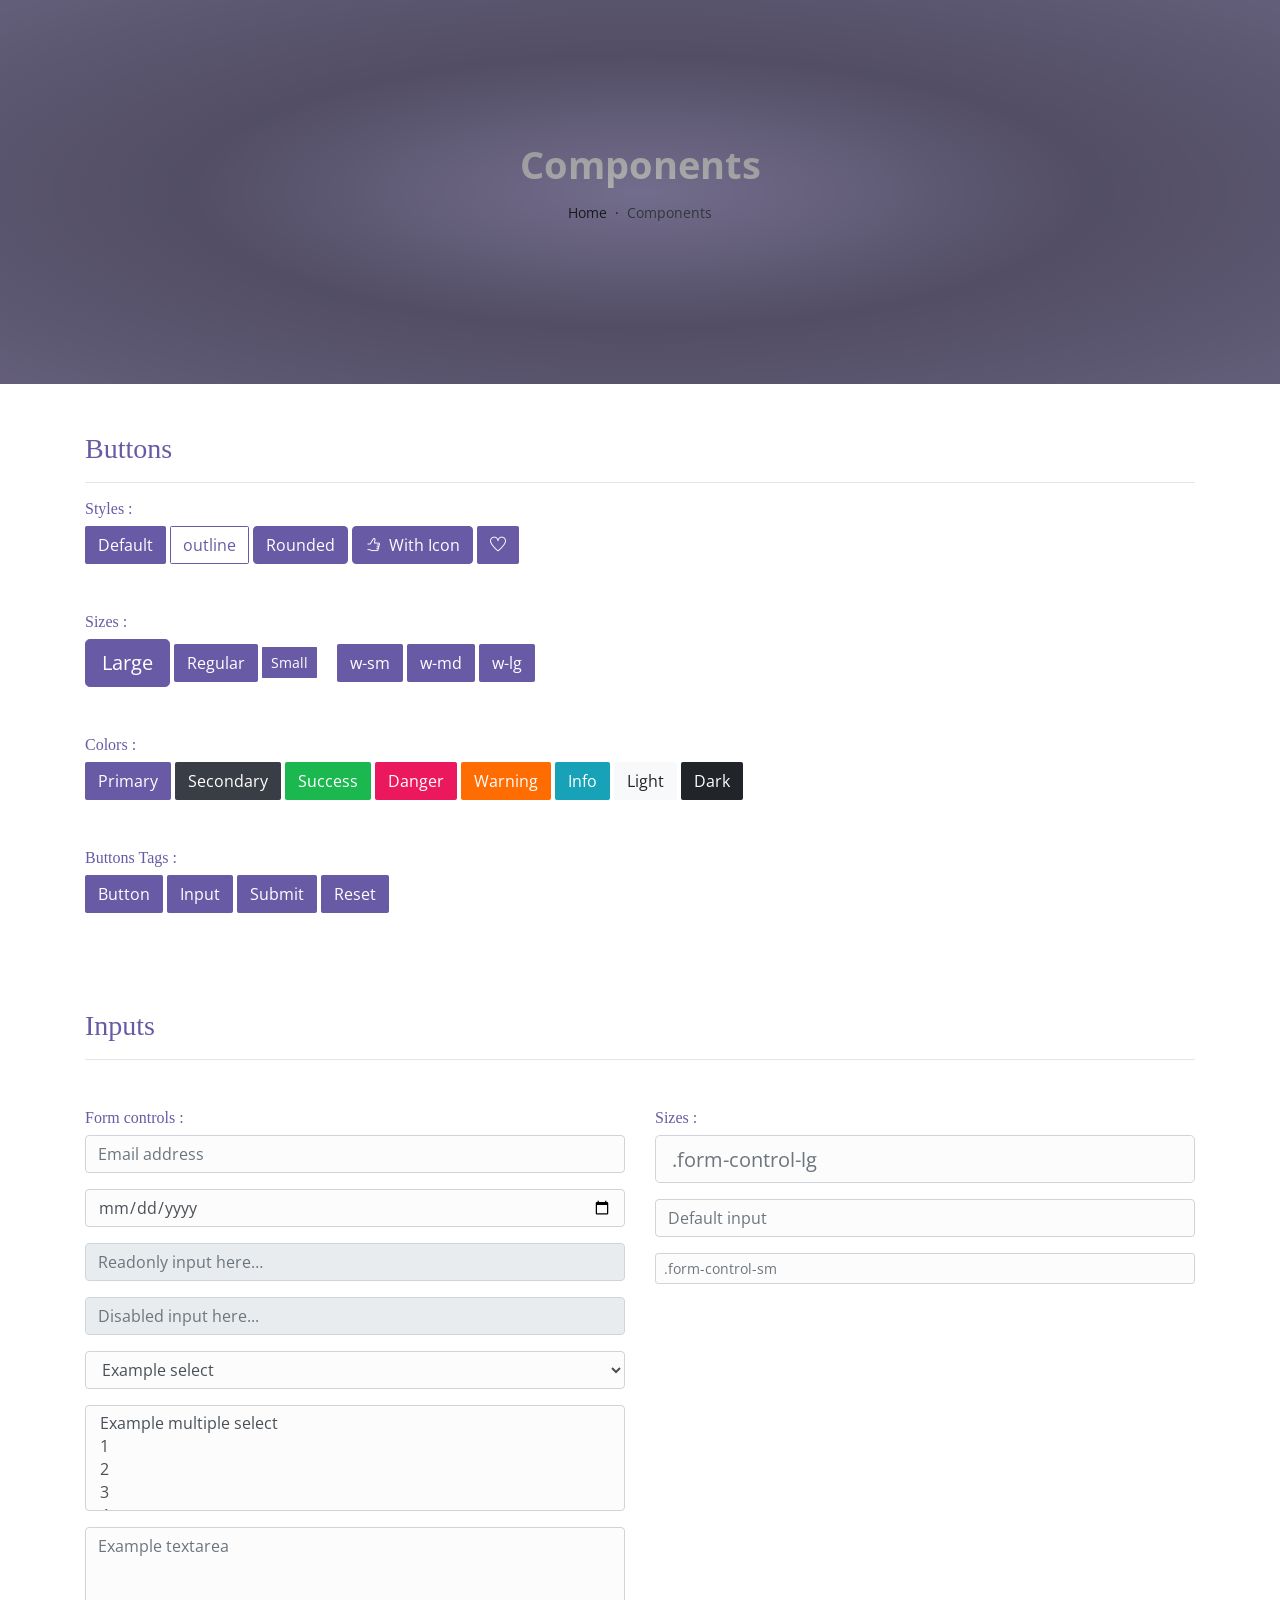
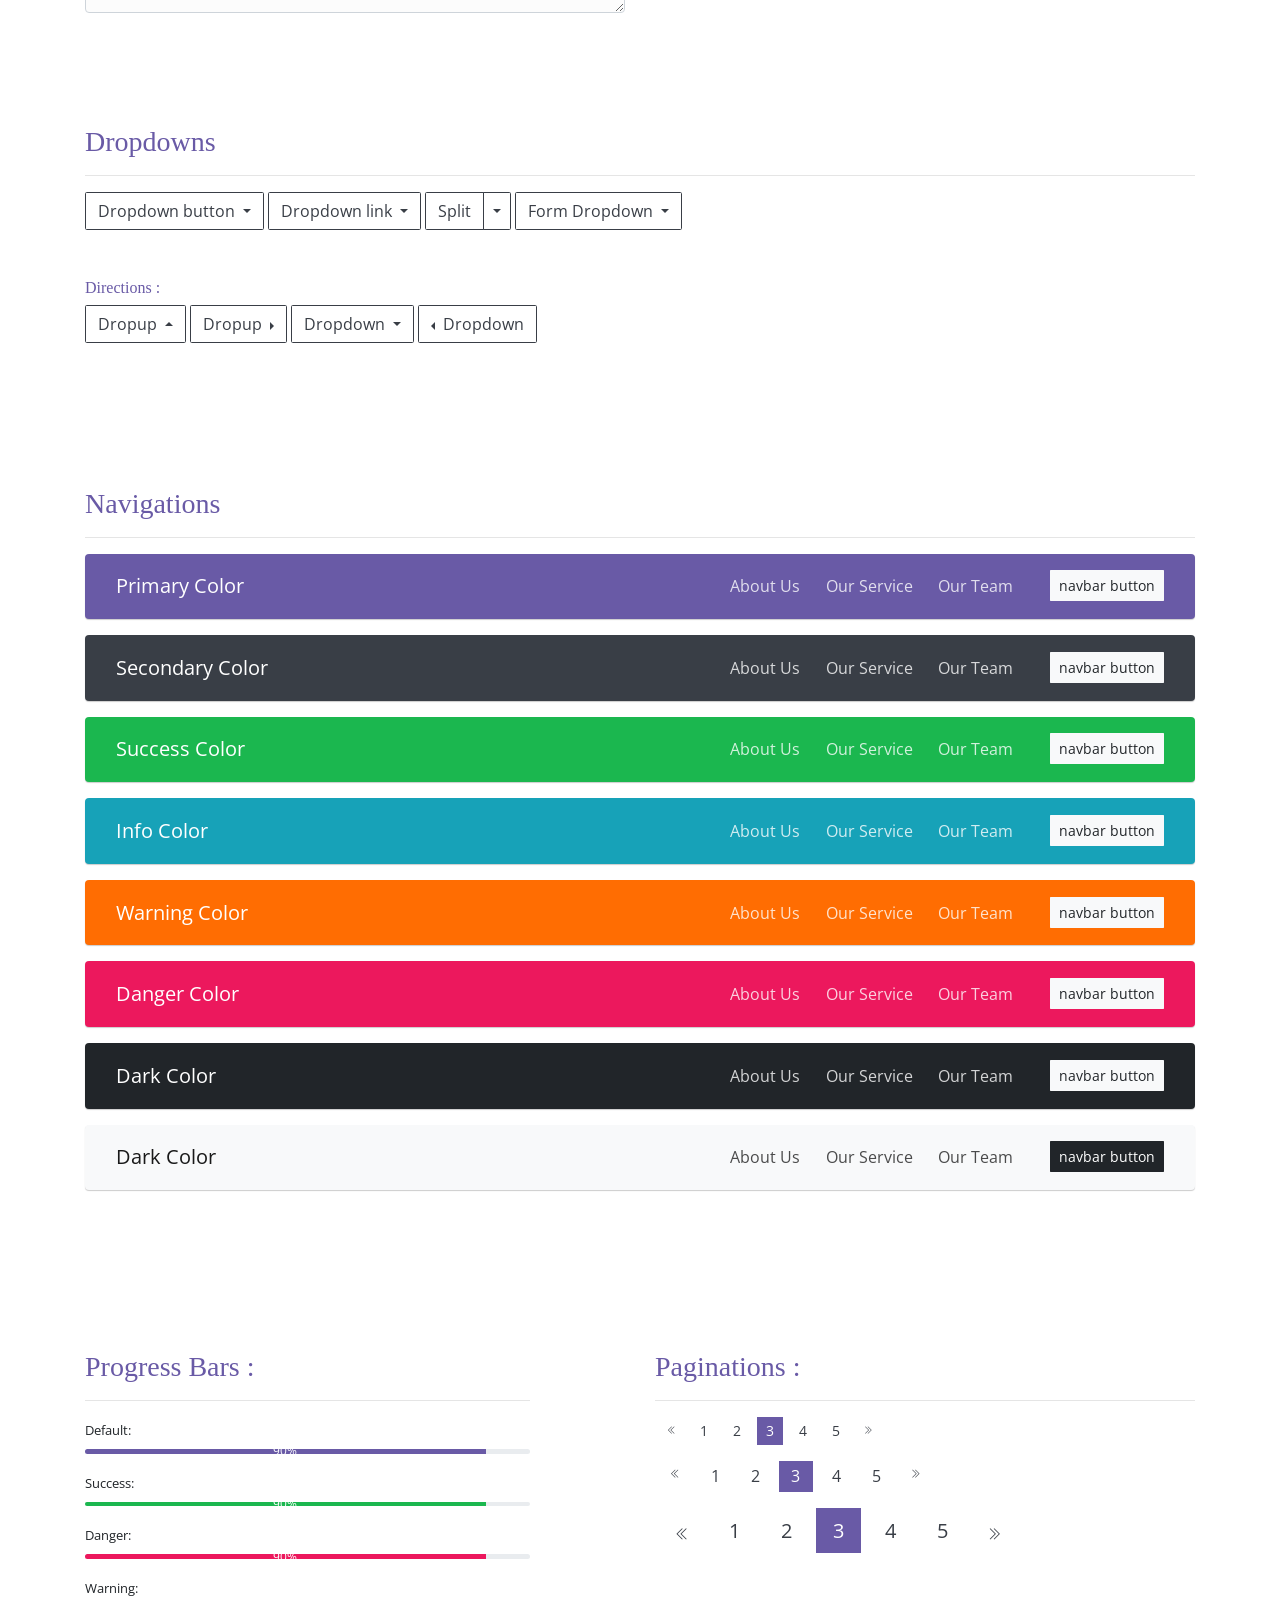
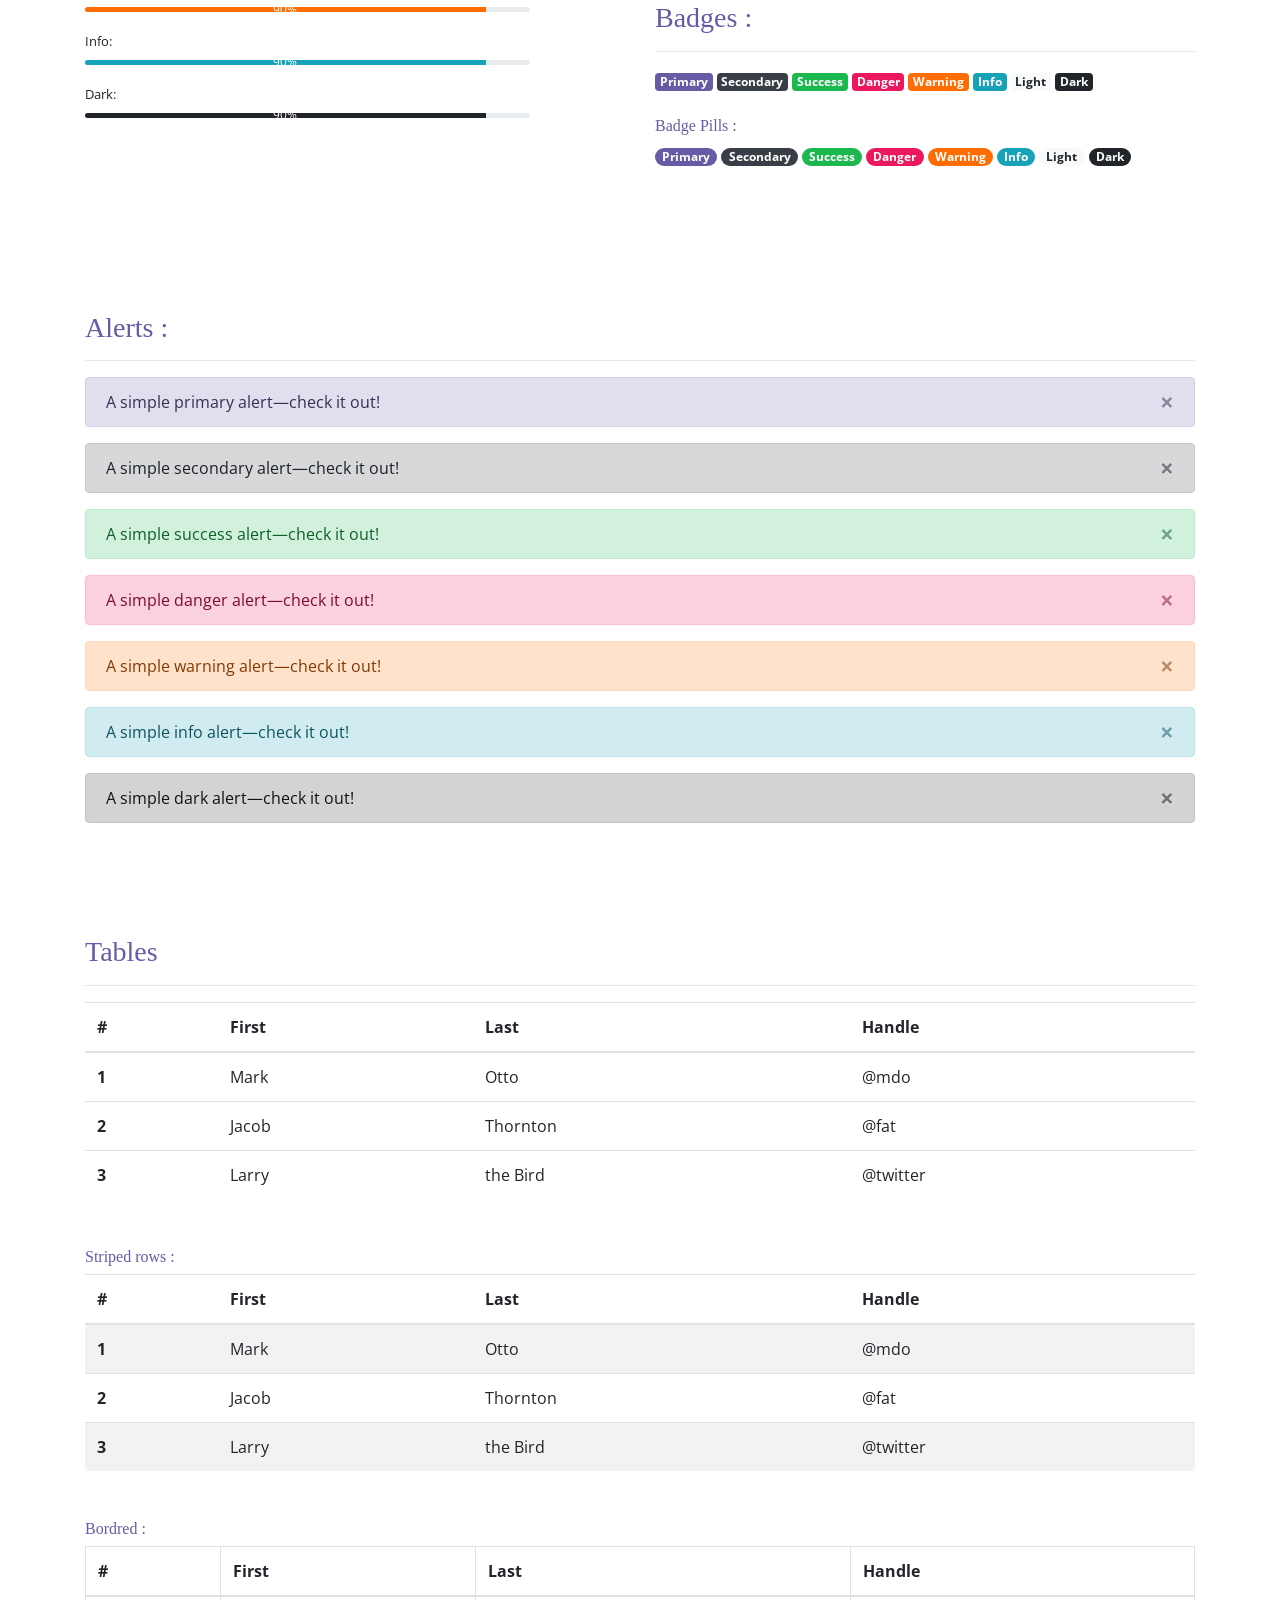
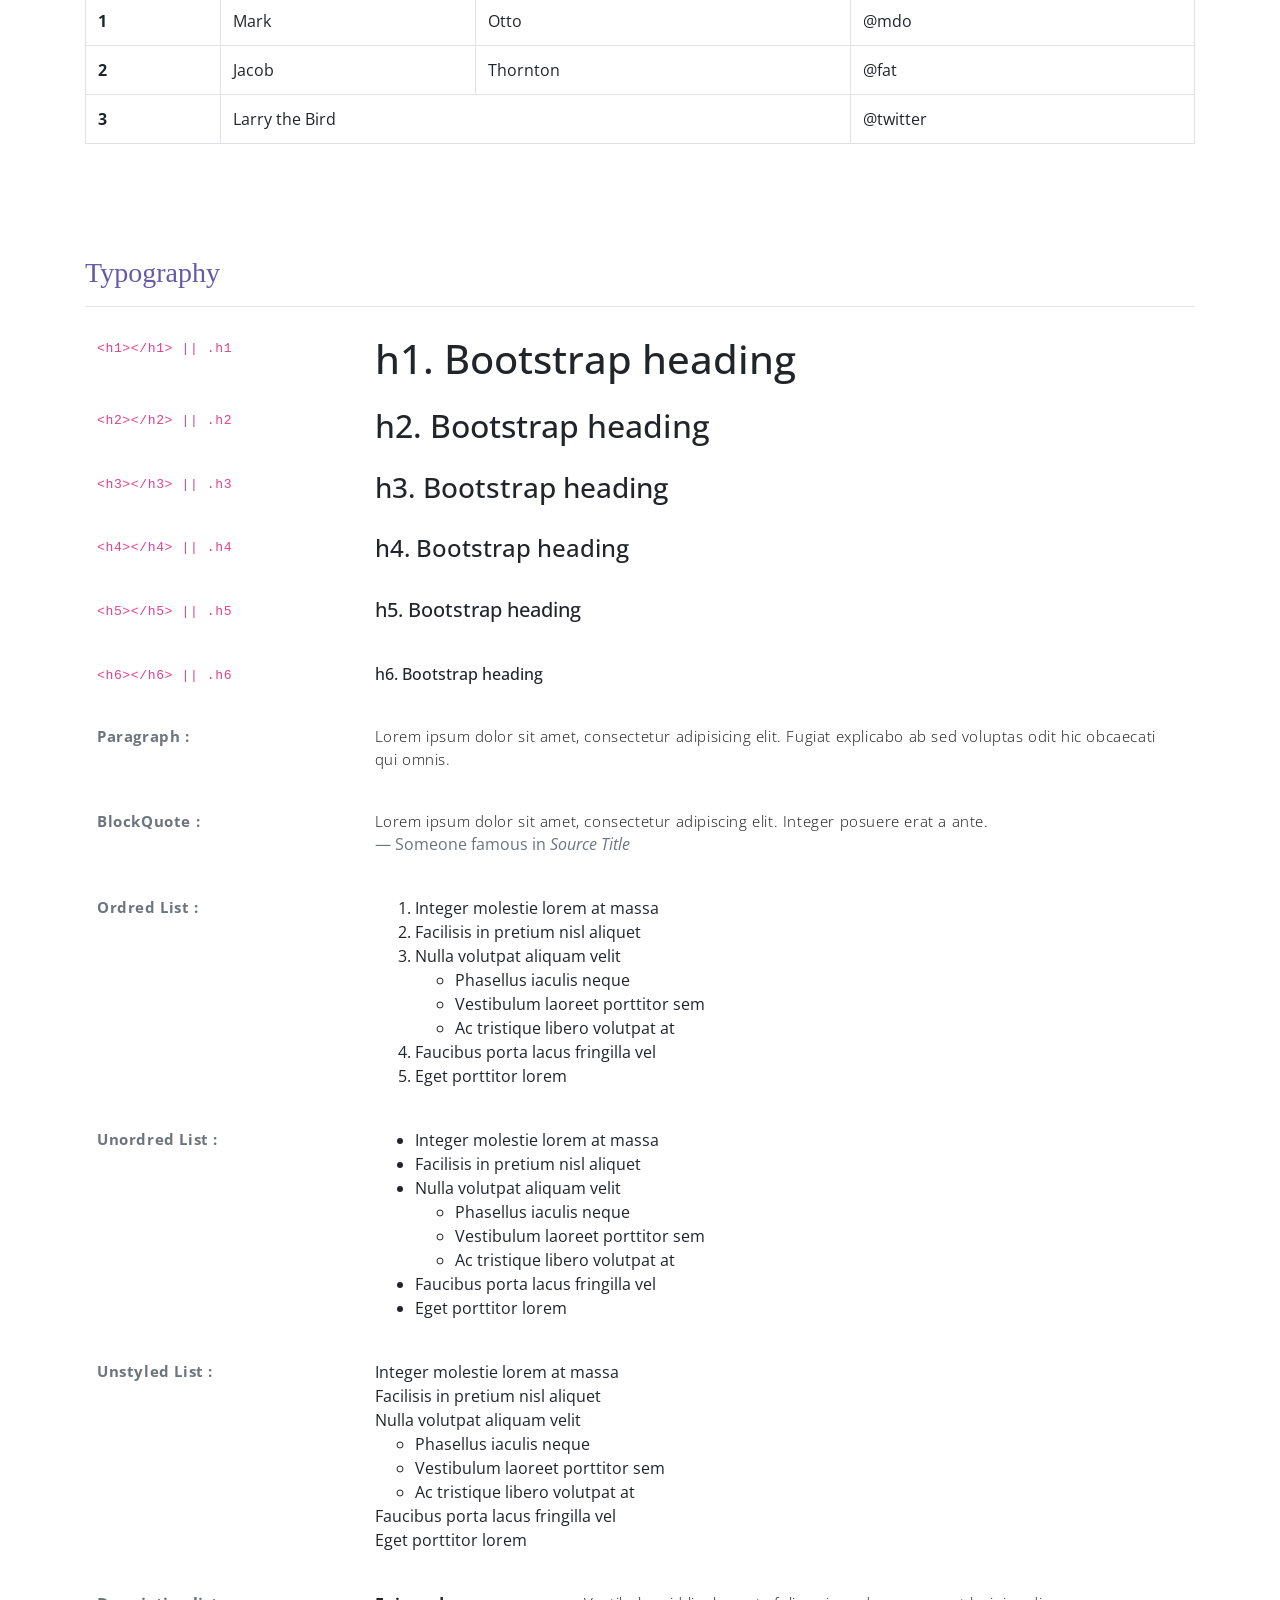
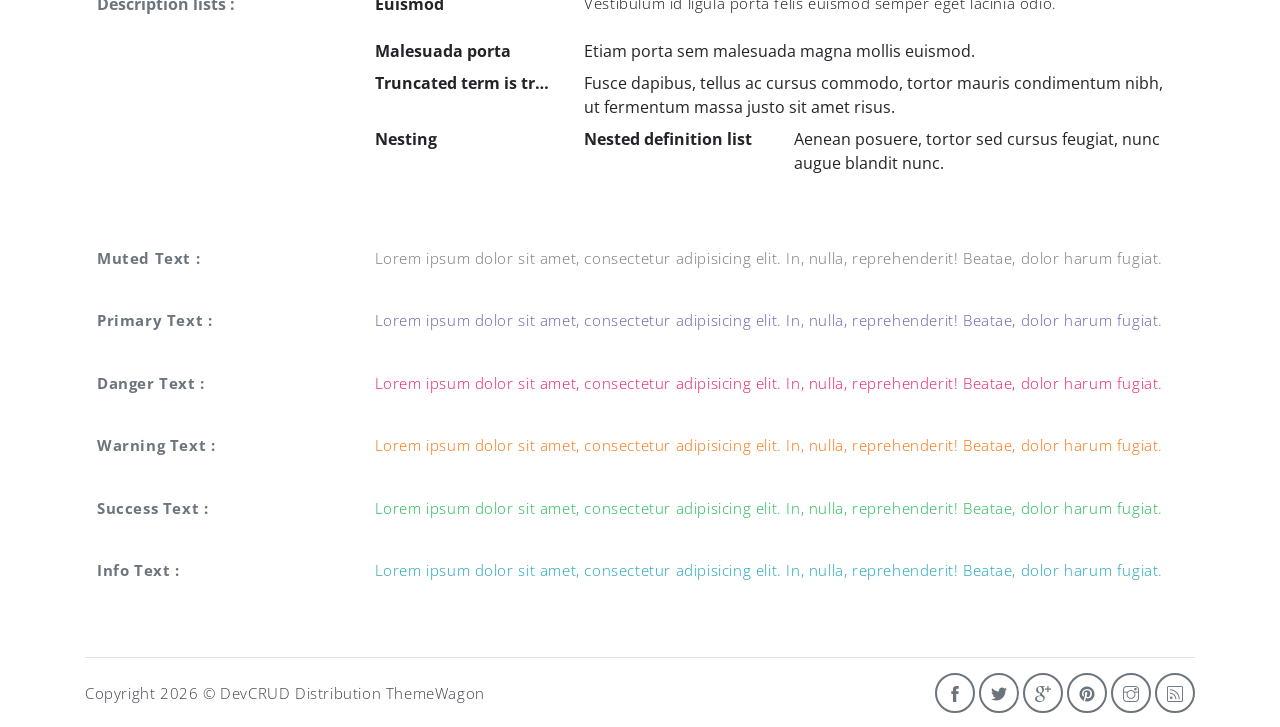
<file: components.html>
<!DOCTYPE html>
<html lang="en">

<head>
   <meta charset="utf-8">
   <meta name="viewport" content="width=device-width, initial-scale=1, shrink-to-fit=no">
   <meta name="description" content="Welcome to the presonal website of Ananthu">
   <meta name="author" content="Devcrud">
   <title>Ananthu Vasudev</title>
   <!-- font icons -->
   <link rel="stylesheet" href="assets/vendors/themify-icons/css/themify-icons.css">
   <!-- Bootstrap + Steller  -->
   <link rel="stylesheet" href="assets/css/meyawo.css">
</head>

<body>

   <!-- Page Header -->
   <header class="header header-mini">
      <div class="header-title">Components</div>
      <nav aria-label="breadcrumb">
         <ol class="breadcrumb">
            <li class="breadcrumb-item"><a href="/">Home</a></li>
            <li class="breadcrumb-item active" aria-current="page">Components</li>
         </ol>
      </nav>
   </header> <!-- End Of Page Header -->

   <!-- main content -->
   <div class="container">

      <!-- Buttons -->
      <h3 class="mt-5">Buttons</h3>
      <hr>
      <h6 class="section-secondary-title">Styles :</h6>
      <button class="btn btn-primary">Default</button>
      <button class="btn btn-outline-primary">outline</button>
      <button class="btn btn-primary rounded">Rounded</button>
      <button class="btn btn-primary rounded"><i class="ti-thumb-up pr-1"></i> With Icon</button>
      <button class="btn btn-primary circle"><i class="ti-heart"></i></button>

      <h6 class="section-secondary-title mt-5">Sizes :</h6>
      <button class="btn btn-primary btn-lg">Large</button>
      <button class="btn btn-primary ">Regular</button>
      <button class="btn btn-primary btn-sm">Small</button>
      <button class="btn btn-primary w-sm ml-3">w-sm</button>
      <button class="btn btn-primary w-md">w-md</button>
      <button class="btn btn-primary w-lg">w-lg</button>

      <h6 class="section-secondary-title mt-5">Colors :</h6>
      <button type="button" class="btn btn-primary">Primary</button>
      <button type="button" class="btn btn-secondary">Secondary</button>
      <button type="button" class="btn btn-success">Success</button>
      <button type="button" class="btn btn-danger">Danger</button>
      <button type="button" class="btn btn-warning">Warning</button>
      <button type="button" class="btn btn-info">Info</button>
      <button type="button" class="btn btn-light">Light</button>
      <button type="button" class="btn btn-dark">Dark</button>

      <h6 class="section-secondary-title mt-5">Buttons Tags :</h6>
      <button class="btn btn-primary" type="submit">Button</button>
      <input class="btn btn-primary" type="button" value="Input">
      <input class="btn btn-primary" type="submit" value="Submit">
      <input class="btn btn-primary" type="reset" value="Reset">

      <!-- devider -->
      <div class="py-5"></div>

      <!-- Inputs -->
      <h3>Inputs</h3>
      <hr>
      <div class="row mt-5">
         <div class="col-md-6">
            <h6 class="section-secondary-title">Form controls :</h6>
            <div class="form-group">
               <input type="email" class="form-control" id="exampleFormControlInput1" placeholder="Email address">
            </div>
            <div class="form-group">
               <input type="date" class="form-control" id="exampleFormControlInput1" placeholder="Date">
            </div>
            <div class="form-group">
               <input class="form-control" type="text" placeholder="Readonly input here…" readonly>
            </div>
            <div class="form-group">
               <input class="form-control" id="disabledInput" type="text" placeholder="Disabled input here..." disabled>
            </div>
            <div class="form-group">
               <select class="form-control" id="exampleFormControlSelect1">
                  <option>Example select</option>
                  <option>1</option>
                  <option>2</option>
                  <option>3</option>
                  <option>4</option>
                  <option>5</option>
               </select>
            </div>
            <div class="form-group">
               <select multiple class="form-control" id="exampleFormControlSelect2">
                  <option>Example multiple select</option>
                  <option>1</option>
                  <option>2</option>
                  <option>3</option>
                  <option>4</option>
                  <option>5</option>
               </select>
            </div>
            <div class="form-group">
               <textarea class="form-control" id="exampleFormControlTextarea1" rows="3"
                  placeholder="Example textarea"></textarea>
            </div>
         </div>
         <div class="col-md-6">
            <h6 class="section-secondary-title">Sizes :</h6>
            <div class="form-group">
               <input class="form-control form-control-lg" type="text" placeholder=".form-control-lg">
            </div>
            <div class="form-group">
               <input class="form-control" type="text" placeholder="Default input">
            </div>
            <div class="form-group">
               <input class="form-control form-control-sm" type="text" placeholder=".form-control-sm">
            </div>
         </div>
      </div> <!-- end of inputs -->

      <!-- devider -->
      <div class="py-5"></div>

      <!-- Dropdowns -->
      <h3 class="components-section-title font-weight-normal">Dropdowns</h3>
      <hr>
      <div class="dropdown d-inline-block">
         <button class="btn btn-outline-secondary dropdown-toggle" type="button" id="dropdownMenuButton"
            data-toggle="dropdown" aria-haspopup="true" aria-expanded="false">
            Dropdown button
         </button>
         <div class="dropdown-menu" aria-labelledby="dropdownMenuButton">
            <a class="dropdown-item" href="#">Action</a>
            <a class="dropdown-item" href="#">Another action</a>
            <a class="dropdown-item" href="#">Something else here</a>
         </div>
      </div>
      <div class="dropdown d-inline-block">
         <a class="btn btn-outline-secondary dropdown-toggle" href="#" role="button" id="dropdownMenuLink"
            data-toggle="dropdown" aria-haspopup="true" aria-expanded="false">
            Dropdown link
         </a>
         <div class="dropdown-menu" aria-labelledby="dropdownMenuLink">
            <a class="dropdown-item" href="#">Action</a>
            <a class="dropdown-item" href="#">Another action</a>
            <a class="dropdown-item" href="#">Something else here</a>
         </div>
      </div>
      <div class="btn-group">
         <button type="button" class="btn btn-outline-secondary">Split</button>
         <button type="button" class="btn btn-outline-secondary dropdown-toggle dropdown-toggle-split"
            data-toggle="dropdown" aria-haspopup="true" aria-expanded="false">
            <span class="sr-only">Toggle Dropdown</span>
         </button>
         <div class="dropdown-menu">
            <a class="dropdown-item" href="#">Action</a>
            <a class="dropdown-item" href="#">Another action</a>
            <a class="dropdown-item" href="#">Something else here</a>
            <div class="dropdown-divider"></div>
            <a class="dropdown-item" href="#">Separated link</a>
         </div>
      </div>
      <div class="btn-group">
         <button class="btn btn-outline-secondary dropdown-toggle" type="button" id="dropdownMenuButton"
            data-toggle="dropdown" aria-haspopup="true" aria-expanded="false">
            Form Dropdown
         </button>
         <div class="dropdown-menu form">
            <form class="px-4 py-3">
               <div class="form-group">
                  <input type="email" class="form-control" id="exampleDropdownFormEmail1"
                     placeholder="email@example.com">
               </div>
               <div class="form-group">
                  <input type="password" class="form-control" id="exampleDropdownFormPassword1" placeholder="Password">
               </div>
               <div class="form-check mb-3">
                  <input type="checkbox" class="form-check-input" id="dropdownCheck">
                  <label class="form-check-label" for="dropdownCheck">
                     Remember me
                  </label>
               </div>
               <button type="submit" class="btn btn-primary btn-block">Sign in</button>
            </form>
            <div class="dropdown-divider"></div>
            <a class="dropdown-item" href="#"><small>New around here? Sign up</small></a>
            <a class="dropdown-item" href="#"><small>Forgot password?</small></a>
         </div>
      </div>
      <h6 class="section-secondary-title mt-5">Directions :</h6>
      <div class="btn-group dropup">
         <button type="button" class="btn btn-outline-secondary dropdown-toggle" data-toggle="dropdown"
            aria-haspopup="true" aria-expanded="false">
            Dropup
         </button>
         <div class="dropdown-menu">
            <a class="dropdown-item" href="#">Action</a>
            <a class="dropdown-item" href="#">Another action</a>
            <a class="dropdown-item" href="#">Something else here</a>
            <div class="dropdown-divider"></div>
            <a class="dropdown-item" href="#">Separated link</a>
         </div>
      </div>
      <div class="btn-group dropright">
         <button type="button" class="btn btn-outline-secondary dropdown-toggle" data-toggle="dropdown"
            aria-haspopup="true" aria-expanded="false">
            Dropup
         </button>
         <div class="dropdown-menu">
            <a class="dropdown-item" href="#">Action</a>
            <a class="dropdown-item" href="#">Another action</a>
            <a class="dropdown-item" href="#">Something else here</a>
            <div class="dropdown-divider"></div>
            <a class="dropdown-item" href="#">Separated link</a>
         </div>
      </div>
      <div class="btn-group">
         <button type="button" class="btn btn-outline-secondary dropdown-toggle" data-toggle="dropdown"
            aria-haspopup="true" aria-expanded="false">
            Dropdown
         </button>
         <div class="dropdown-menu">
            <a class="dropdown-item" href="#">Action</a>
            <a class="dropdown-item" href="#">Another action</a>
            <a class="dropdown-item" href="#">Something else here</a>
            <div class="dropdown-divider"></div>
            <a class="dropdown-item" href="#">Separated link</a>
         </div>
      </div>
      <div class="btn-group dropleft">
         <button type="button" class="btn btn-outline-secondary dropdown-toggle" data-toggle="dropdown"
            aria-haspopup="true" aria-expanded="false">
            Dropdown
         </button>
         <div class="dropdown-menu">
            <a class="dropdown-item" href="#">Action</a>
            <a class="dropdown-item" href="#">Another action</a>
            <a class="dropdown-item" href="#">Something else here</a>
            <div class="dropdown-divider"></div>
            <a class="dropdown-item" href="#">Separated link</a>
         </div>
      </div> <!-- end of Dropdowns -->

      <!-- devider -->
      <div class="py-5"></div>

      <!-- navbars -->
      <h3 class="components-section-title font-weight-normal mt-5">Navigations</h3>
      <hr>
      <nav class="navbar navbar-expand-sm navbar-dark bg-primary rounded shadow mb-3">
         <div class="container">
            <a class="navbar-brand" href="#">Primary Color</a>
            <button class="navbar-toggler ml-auto" type="button" data-toggle="collapse"
               data-target="#navbarSupportedContent" aria-controls="navbarSupportedContent" aria-expanded="false"
               aria-label="Toggle navigation">
               <span class="navbar-toggler-icon"></span>
            </button>
            <div class="collapse navbar-collapse" id="navbarSupportedContent">
               <ul class="navbar-nav ml-auto">
                  <li class="nav-item">
                     <a class="nav-link" href="#about">About Us</a>
                  </li>
                  <li class="nav-item">
                     <a class="nav-link" href="#service">Our Service</a>
                  </li>
                  <li class="nav-item">
                     <a class="nav-link" href="#team">Our Team</a>
                  </li>
                  <li class="nav-item">
                     <a href="#book-table" class="ml-4 mt-1 btn btn-light btn-sm">navbar button</a>
                  </li>
               </ul>
            </div>
         </div>
      </nav>
      <nav class="navbar navbar-expand-sm navbar-dark bg-secondary rounded shadow mb-3">
         <div class="container">
            <a class="navbar-brand" href="#">Secondary Color</a>
            <button class="navbar-toggler ml-auto" type="button" data-toggle="collapse"
               data-target="#navbarSupportedContent" aria-controls="navbarSupportedContent" aria-expanded="false"
               aria-label="Toggle navigation">
               <span class="navbar-toggler-icon"></span>
            </button>
            <div class="collapse navbar-collapse" id="navbarSupportedContent">
               <ul class="navbar-nav ml-auto">
                  <li class="nav-item">
                     <a class="nav-link" href="#about">About Us</a>
                  </li>
                  <li class="nav-item">
                     <a class="nav-link" href="#service">Our Service</a>
                  </li>
                  <li class="nav-item">
                     <a class="nav-link" href="#team">Our Team</a>
                  </li>
                  <li class="nav-item">
                     <a href="#book-table" class="ml-4 mt-1 btn btn-light btn-sm">navbar button</a>
                  </li>
               </ul>
            </div>
         </div>
      </nav>
      <nav class="navbar navbar-expand-sm navbar-dark bg-success rounded shadow mb-3">
         <div class="container">
            <a class="navbar-brand" href="#">Success Color</a>
            <button class="navbar-toggler ml-auto" type="button" data-toggle="collapse"
               data-target="#navbarSupportedContent" aria-controls="navbarSupportedContent" aria-expanded="false"
               aria-label="Toggle navigation">
               <span class="navbar-toggler-icon"></span>
            </button>
            <div class="collapse navbar-collapse" id="navbarSupportedContent">
               <ul class="navbar-nav ml-auto">
                  <li class="nav-item">
                     <a class="nav-link" href="#about">About Us</a>
                  </li>
                  <li class="nav-item">
                     <a class="nav-link" href="#service">Our Service</a>
                  </li>
                  <li class="nav-item">
                     <a class="nav-link" href="#team">Our Team</a>
                  </li>
                  <li class="nav-item">
                     <a href="#book-table" class="ml-4 mt-1 btn btn-light btn-sm">navbar button</a>
                  </li>
               </ul>
            </div>
         </div>
      </nav>
      <nav class="navbar navbar-expand-sm navbar-dark bg-info rounded shadow mb-3">
         <div class="container">
            <a class="navbar-brand" href="#">Info Color</a>
            <button class="navbar-toggler ml-auto" type="button" data-toggle="collapse"
               data-target="#navbarSupportedContent" aria-controls="navbarSupportedContent" aria-expanded="false"
               aria-label="Toggle navigation">
               <span class="navbar-toggler-icon"></span>
            </button>
            <div class="collapse navbar-collapse" id="navbarSupportedContent">
               <ul class="navbar-nav ml-auto">
                  <li class="nav-item">
                     <a class="nav-link" href="#about">About Us</a>
                  </li>
                  <li class="nav-item">
                     <a class="nav-link" href="#service">Our Service</a>
                  </li>
                  <li class="nav-item">
                     <a class="nav-link" href="#team">Our Team</a>
                  </li>
                  <li class="nav-item">
                     <a href="#book-table" class="ml-4 mt-1 btn btn-light btn-sm">navbar button</a>
                  </li>
               </ul>
            </div>
         </div>
      </nav>
      <nav class="navbar navbar-expand-sm navbar-dark bg-warning rounded shadow mb-3">
         <div class="container">
            <a class="navbar-brand" href="#">Warning Color</a>
            <button class="navbar-toggler ml-auto" type="button" data-toggle="collapse"
               data-target="#navbarSupportedContent" aria-controls="navbarSupportedContent" aria-expanded="false"
               aria-label="Toggle navigation">
               <span class="navbar-toggler-icon"></span>
            </button>
            <div class="collapse navbar-collapse" id="navbarSupportedContent">
               <ul class="navbar-nav ml-auto">
                  <li class="nav-item">
                     <a class="nav-link" href="#about">About Us</a>
                  </li>
                  <li class="nav-item">
                     <a class="nav-link" href="#service">Our Service</a>
                  </li>
                  <li class="nav-item">
                     <a class="nav-link" href="#team">Our Team</a>
                  </li>
                  <li class="nav-item">
                     <a href="#book-table" class="ml-4 mt-1 btn btn-light btn-sm">navbar button</a>
                  </li>
               </ul>
            </div>
         </div>
      </nav>
      <nav class="navbar navbar-expand-sm navbar-dark bg-danger rounded shadow mb-3">
         <div class="container">
            <a class="navbar-brand" href="#">Danger Color</a>
            <button class="navbar-toggler ml-auto" type="button" data-toggle="collapse"
               data-target="#navbarSupportedContent" aria-controls="navbarSupportedContent" aria-expanded="false"
               aria-label="Toggle navigation">
               <span class="navbar-toggler-icon"></span>
            </button>
            <div class="collapse navbar-collapse" id="navbarSupportedContent">
               <ul class="navbar-nav ml-auto">
                  <li class="nav-item">
                     <a class="nav-link" href="#about">About Us</a>
                  </li>
                  <li class="nav-item">
                     <a class="nav-link" href="#service">Our Service</a>
                  </li>
                  <li class="nav-item">
                     <a class="nav-link" href="#team">Our Team</a>
                  </li>
                  <li class="nav-item">
                     <a href="#book-table" class="ml-4 mt-1 btn btn-light btn-sm">navbar button</a>
                  </li>
               </ul>
            </div>
         </div>
      </nav>
      <nav class="navbar navbar-expand-sm navbar-dark bg-dark rounded shadow mb-3">
         <div class="container">
            <a class="navbar-brand" href="#">Dark Color</a>
            <button class="navbar-toggler ml-auto" type="button" data-toggle="collapse"
               data-target="#navbarSupportedContent" aria-controls="navbarSupportedContent" aria-expanded="false"
               aria-label="Toggle navigation">
               <span class="navbar-toggler-icon"></span>
            </button>
            <div class="collapse navbar-collapse" id="navbarSupportedContent">
               <ul class="navbar-nav ml-auto">
                  <li class="nav-item">
                     <a class="nav-link" href="#about">About Us</a>
                  </li>
                  <li class="nav-item">
                     <a class="nav-link" href="#service">Our Service</a>
                  </li>
                  <li class="nav-item">
                     <a class="nav-link" href="#team">Our Team</a>
                  </li>
                  <li class="nav-item">
                     <a href="#book-table" class="ml-4 mt-1 btn btn-light btn-sm">navbar button</a>
                  </li>
               </ul>
            </div>
         </div>
      </nav>
      <nav class="navbar navbar-expand-sm navbar-light bg-light rounded shadow mb-3">
         <div class="container">
            <a class="navbar-brand" href="#">Dark Color</a>
            <button class="navbar-toggler ml-auto" type="button" data-toggle="collapse"
               data-target="#navbarSupportedContent" aria-controls="navbarSupportedContent" aria-expanded="false"
               aria-label="Toggle navigation">
               <span class="navbar-toggler-icon"></span>
            </button>
            <div class="collapse navbar-collapse" id="navbarSupportedContent">
               <ul class="navbar-nav ml-auto">
                  <li class="nav-item">
                     <a class="nav-link" href="#about">About Us</a>
                  </li>
                  <li class="nav-item">
                     <a class="nav-link" href="#service">Our Service</a>
                  </li>
                  <li class="nav-item">
                     <a class="nav-link" href="#team">Our Team</a>
                  </li>
                  <li class="nav-item">
                     <a href="#book-table" class="ml-4 mt-1 btn btn-dark btn-sm">navbar button</a>
                  </li>
               </ul>
            </div>
         </div>
      </nav>
      <!-- End of navbars -->

      <!-- devider -->
      <div class="py-5"></div>

      <!-- progress bars -->
      <div class="row justify-content-between">
         <div class="col-md-5">
            <h3 class="components-section-title font-weight-normal mt-5">Progress Bars :</h3>
            <hr>
            <small>Default: </small>
            <div class="progress mt-2 mb-3">
               <div class="progress-bar" role="progressbar" style="width: 90%" aria-valuenow="25" aria-valuemin="0"
                  aria-valuemax="100"><span>90%</span></div>
            </div>
            <small>Success:</small>
            <div class="progress mt-2 mb-3">
               <div class="progress-bar bg-success" role="progressbar" style="width: 90%" aria-valuenow="25"
                  aria-valuemin="0" aria-valuemax="100"><span>90%</span></div>
            </div>
            <small>Danger:</small>
            <div class="progress mt-2 mb-3">
               <div class="progress-bar bg-danger" role="progressbar" style="width: 90%" aria-valuenow="25"
                  aria-valuemin="0" aria-valuemax="100"><span>90%</span></div>
            </div>
            <small>Warning:</small>
            <div class="progress mt-2 mb-3">
               <div class="progress-bar bg-warning" role="progressbar" style="width: 90%" aria-valuenow="25"
                  aria-valuemin="0" aria-valuemax="100"><span>90%</span></div>
            </div>
            <small>Info:</small>
            <div class="progress mt-2 mb-3">
               <div class="progress-bar bg-info" role="progressbar" style="width: 90%" aria-valuenow="25"
                  aria-valuemin="0" aria-valuemax="100"><span>90%</span></div>
            </div>
            <small>Dark:</small>
            <div class="progress mt-2 mb-3">
               <div class="progress-bar bg-dark" role="progressbar" style="width: 90%" aria-valuenow="25"
                  aria-valuemin="0" aria-valuemax="100"><span>90%</span></div>
            </div>
         </div>
         <div class="col-md-6">
            <h3 class="components-section-title font-weight-normal mt-5">Paginations :</h3>
            <hr>
            <nav aria-label="Page navigation example">
               <ul class="pagination pagination-sm">
                  <li class="page-item"><a class="page-link" href="#"><i class="ti-angle-double-left"></i></a></li>
                  <li class="page-item"><a class="page-link" href="#">1</a></li>
                  <li class="page-item"><a class="page-link" href="#">2</a></li>
                  <li class="page-item active"><a class="page-link" href="#">3</a></li>
                  <li class="page-item"><a class="page-link" href="#">4</a></li>
                  <li class="page-item"><a class="page-link" href="#">5</a></li>
                  <li class="page-item"><a class="page-link" href="#"><i class="ti-angle-double-right"></i></a></li>
               </ul>
            </nav>
            <nav aria-label="Page navigation example">
               <ul class="pagination">
                  <li class="page-item"><a class="page-link" href="#"><i class="ti-angle-double-left"></i></a></li>
                  <li class="page-item"><a class="page-link" href="#">1</a></li>
                  <li class="page-item"><a class="page-link" href="#">2</a></li>
                  <li class="page-item active"><a class="page-link" href="#">3</a></li>
                  <li class="page-item"><a class="page-link" href="#">4</a></li>
                  <li class="page-item"><a class="page-link" href="#">5</a></li>
                  <li class="page-item"><a class="page-link" href="#"><i class="ti-angle-double-right"></i></a></li>
               </ul>
            </nav>
            <nav aria-label="Page navigation example">
               <ul class="pagination pagination-lg">
                  <li class="page-item"><a class="page-link" href="#"><i class="ti-angle-double-left"></i></a></li>
                  <li class="page-item"><a class="page-link" href="#">1</a></li>
                  <li class="page-item"><a class="page-link" href="#">2</a></li>
                  <li class="page-item active"><a class="page-link" href="#">3</a></li>
                  <li class="page-item"><a class="page-link" href="#">4</a></li>
                  <li class="page-item"><a class="page-link" href="#">5</a></li>
                  <li class="page-item"><a class="page-link" href="#"><i class="ti-angle-double-right"></i></a></li>
               </ul>
            </nav>

            <!-- Badges -->
            <h3 class="components-section-title font-weight-normal mt-5">Badges :</h3>
            <hr>
            <span class="badge badge-primary">Primary</span>
            <span class="badge badge-secondary">Secondary</span>
            <span class="badge badge-success">Success</span>
            <span class="badge badge-danger">Danger</span>
            <span class="badge badge-warning">Warning</span>
            <span class="badge badge-info">Info</span>
            <span class="badge badge-light">Light</span>
            <span class="badge badge-dark">Dark</span>
            <h6 class="section-secondary-title mt-4 mb-2">Badge Pills :</h6>
            <span class="badge badge-pill badge-primary">Primary</span>
            <span class="badge badge-pill badge-secondary">Secondary</span>
            <span class="badge badge-pill badge-success">Success</span>
            <span class="badge badge-pill badge-danger">Danger</span>
            <span class="badge badge-pill badge-warning">Warning</span>
            <span class="badge badge-pill badge-info">Info</span>
            <span class="badge badge-pill badge-light">Light</span>
            <span class="badge badge-pill badge-dark">Dark</span>
         </div>
      </div> <!-- End of Progress bars -->

      <!-- devider -->
      <div class="py-5"></div>

      <!-- Alerts -->
      <h3 class="components-section-title font-weight-normal mt-5">Alerts :</h3>
      <hr>
      <div class="alert alert-primary alert-dismissible fade show" role="alert">
         A simple primary alert—check it out!
         <button type="button" class="close" data-dismiss="alert" aria-label="Close">
            <span aria-hidden="true">&times;</span>
         </button>
      </div>
      <div class="alert alert-secondary alert-dismissible fade show" role="alert">
         A simple secondary alert—check it out!
         <button type="button" class="close" data-dismiss="alert" aria-label="Close">
            <span aria-hidden="true">&times;</span>
         </button>
      </div>
      <div class="alert alert-success alert-dismissible fade show" role="alert">
         A simple success alert—check it out!
         <button type="button" class="close" data-dismiss="alert" aria-label="Close">
            <span aria-hidden="true">&times;</span>
         </button>
      </div>
      <div class="alert alert-danger alert-dismissible fade show" role="alert">
         A simple danger alert—check it out!
         <button type="button" class="close" data-dismiss="alert" aria-label="Close">
            <span aria-hidden="true">&times;</span>
         </button>
      </div>
      <div class="alert alert-warning alert-dismissible fade show" role="alert">
         A simple warning alert—check it out!
         <button type="button" class="close" data-dismiss="alert" aria-label="Close">
            <span aria-hidden="true">&times;</span>
         </button>
      </div>
      <div class="alert alert-info alert-dismissible fade show" role="alert">
         A simple info alert—check it out!
         <button type="button" class="close" data-dismiss="alert" aria-label="Close">
            <span aria-hidden="true">&times;</span>
         </button>
      </div>
      <div class="alert alert-dark alert-dismissible fade show" role="alert">
         A simple dark alert—check it out!
         <button type="button" class="close" data-dismiss="alert" aria-label="Close">
            <span aria-hidden="true">&times;</span>
         </button>
      </div>
      <!-- end of alerts -->

      <!-- devider -->
      <div class="py-5"></div>

      <!-- tables -->
      <h3 class="components-section-title">Tables</h3>
      <hr>
      <table class="table">
         <thead>
            <tr>
               <th scope="col">#</th>
               <th scope="col">First</th>
               <th scope="col">Last</th>
               <th scope="col">Handle</th>
            </tr>
         </thead>
         <tbody>
            <tr>
               <th scope="row">1</th>
               <td>Mark</td>
               <td>Otto</td>
               <td>@mdo</td>
            </tr>
            <tr>
               <th scope="row">2</th>
               <td>Jacob</td>
               <td>Thornton</td>
               <td>@fat</td>
            </tr>
            <tr>
               <th scope="row">3</th>
               <td>Larry</td>
               <td>the Bird</td>
               <td>@twitter</td>
            </tr>
         </tbody>
      </table>

      <h6 class="section-secondary-title mt-5">Striped rows :</h6>
      <table class="table table-striped">
         <thead>
            <tr>
               <th scope="col">#</th>
               <th scope="col">First</th>
               <th scope="col">Last</th>
               <th scope="col">Handle</th>
            </tr>
         </thead>
         <tbody>
            <tr>
               <th scope="row">1</th>
               <td>Mark</td>
               <td>Otto</td>
               <td>@mdo</td>
            </tr>
            <tr>
               <th scope="row">2</th>
               <td>Jacob</td>
               <td>Thornton</td>
               <td>@fat</td>
            </tr>
            <tr>
               <th scope="row">3</th>
               <td>Larry</td>
               <td>the Bird</td>
               <td>@twitter</td>
            </tr>
         </tbody>
      </table>

      <h6 class="section-secondary-title mt-5">Bordred :</h6>
      <table class="table table-bordered">
         <thead>
            <tr>
               <th scope="col">#</th>
               <th scope="col">First</th>
               <th scope="col">Last</th>
               <th scope="col">Handle</th>
            </tr>
         </thead>
         <tbody>
            <tr>
               <th scope="row">1</th>
               <td>Mark</td>
               <td>Otto</td>
               <td>@mdo</td>
            </tr>
            <tr>
               <th scope="row">2</th>
               <td>Jacob</td>
               <td>Thornton</td>
               <td>@fat</td>
            </tr>
            <tr>
               <th scope="row">3</th>
               <td colspan="2">Larry the Bird</td>
               <td>@twitter</td>
            </tr>
         </tbody>
      </table>
      <!-- end of tables -->

      <!-- devider -->
      <div class="py-5"></div>

      <!-- typography -->
      <h3 class="components-section-title">Typography</h3>
      <hr>
      <table class="table table-borderless v-align-center">
         <tbody>
            <tr>
               <td>
                  <p><code class="highlighter-rouge">&lt;h1&gt;&lt;/h1&gt; || .h1</code></p>
               </td>
               <td class="w-75"><span class="h1">h1. Bootstrap heading</span></td>
            </tr>
            <tr>
               <td>
                  <p><code class="highlighter-rouge">&lt;h2&gt;&lt;/h2&gt; || .h2</code></p>
               </td>
               <td><span class="h2">h2. Bootstrap heading</span></td>
            </tr>
            <tr>
               <td>
                  <p><code class="highlighter-rouge">&lt;h3&gt;&lt;/h3&gt; || .h3</code></p>
               </td>
               <td><span class="h3">h3. Bootstrap heading</span></td>
            </tr>
            <tr>
               <td>
                  <p><code class="highlighter-rouge">&lt;h4&gt;&lt;/h4&gt; || .h4</code></p>
               </td>
               <td><span class="h4">h4. Bootstrap heading</span></td>
            </tr>
            <tr>
               <td>
                  <p><code class="highlighter-rouge">&lt;h5&gt;&lt;/h5&gt; || .h5</code></p>
               </td>
               <td><span class="h5">h5. Bootstrap heading</span></td>
            </tr>
            <tr>
               <td>
                  <p><code class="highlighter-rouge">&lt;h6&gt;&lt;/h6&gt; || .h6</code></p>
               </td>
               <td><span class="h6">h6. Bootstrap heading</span></td>
            </tr>
            <tr>
               <td>
                  <p class="font-weight-bold text-muted">Paragraph :</p>
               </td>
               <td>
                  <p>Lorem ipsum dolor sit amet, consectetur adipisicing elit. Fugiat explicabo ab sed voluptas odit hic
                     obcaecati qui omnis.</p>
               </td>
            </tr>
            <tr>
               <td>
                  <p class="font-weight-bold text-muted">BlockQuote :</p>
               </td>
               <td>
                  <blockquote class="blockquote">
                     <p class="mb-0">Lorem ipsum dolor sit amet, consectetur adipiscing elit. Integer posuere erat a
                        ante.</p>
                     <footer class="blockquote-footer">Someone famous in <cite title="Source Title">Source Title</cite>
                     </footer>
                  </blockquote>
               </td>
            </tr>

            <tr>
               <td>
                  <p class="font-weight-bold text-muted">Ordred List :</p>
               </td>
               <td>
                  <ol>
                     <li>Integer molestie lorem at massa</li>
                     <li>Facilisis in pretium nisl aliquet</li>
                     <li>Nulla volutpat aliquam velit
                        <ul>
                           <li>Phasellus iaculis neque</li>
                           <li>Vestibulum laoreet porttitor sem</li>
                           <li>Ac tristique libero volutpat at</li>
                        </ul>
                     </li>
                     <li>Faucibus porta lacus fringilla vel</li>
                     <li>Eget porttitor lorem</li>
                  </ol>
               </td>
            </tr>
            <tr>
               <td>
                  <p class="font-weight-bold text-muted">Unordred List :</p>
               </td>
               <td>
                  <ul>
                     <li>Integer molestie lorem at massa</li>
                     <li>Facilisis in pretium nisl aliquet</li>
                     <li>Nulla volutpat aliquam velit
                        <ul>
                           <li>Phasellus iaculis neque</li>
                           <li>Vestibulum laoreet porttitor sem</li>
                           <li>Ac tristique libero volutpat at</li>
                        </ul>
                     </li>
                     <li>Faucibus porta lacus fringilla vel</li>
                     <li>Eget porttitor lorem</li>
                  </ul>
               </td>
            </tr>
            <tr>
               <td>
                  <p class="font-weight-bold text-muted">Unstyled List :</p>
               </td>
               <td>
                  <ul class="list-unstyled">
                     <li>Integer molestie lorem at massa</li>
                     <li>Facilisis in pretium nisl aliquet</li>
                     <li>Nulla volutpat aliquam velit
                        <ul>
                           <li>Phasellus iaculis neque</li>
                           <li>Vestibulum laoreet porttitor sem</li>
                           <li>Ac tristique libero volutpat at</li>
                        </ul>
                     </li>
                     <li>Faucibus porta lacus fringilla vel</li>
                     <li>Eget porttitor lorem</li>
                  </ul>
               </td>
            </tr>
            <tr>
               <td class="font-weight-bold text-muted">Description lists : </td>
               <td>
                  <dl class="row">
                     <dt class="col-sm-3">Euismod</dt>
                     <dd class="col-sm-9">
                        <p>Vestibulum id ligula porta felis euismod semper eget lacinia odio.</p>
                     </dd>

                     <dt class="col-sm-3">Malesuada porta</dt>
                     <dd class="col-sm-9">Etiam porta sem malesuada magna mollis euismod.</dd>

                     <dt class="col-sm-3 text-truncate">Truncated term is truncated</dt>
                     <dd class="col-sm-9">Fusce dapibus, tellus ac cursus commodo, tortor mauris condimentum nibh, ut
                        fermentum massa justo sit amet risus.</dd>

                     <dt class="col-sm-3">Nesting</dt>
                     <dd class="col-sm-9">
                        <dl class="row">
                           <dt class="col-sm-4">Nested definition list</dt>
                           <dd class="col-sm-8">Aenean posuere, tortor sed cursus feugiat, nunc augue blandit nunc.</dd>
                        </dl>
                     </dd>
                  </dl>
               </td>
            </tr>
            <tr>
               <td>
                  <p class="font-weight-bold text-muted">Muted Text :</p>
               </td>
               <td>
                  <p class="text-muted">Lorem ipsum dolor sit amet, consectetur adipisicing elit. In, nulla,
                     reprehenderit! Beatae, dolor harum fugiat.</p>
               </td>
            </tr>
            <tr>
               <td>
                  <p class="font-weight-bold text-muted">Primary Text :</p>
               </td>
               <td>
                  <p class="text-primary">Lorem ipsum dolor sit amet, consectetur adipisicing elit. In, nulla,
                     reprehenderit! Beatae, dolor harum fugiat.</p>
               </td>
            </tr>
            <tr>
               <td>
                  <p class="font-weight-bold text-muted">Danger Text :</p>
               </td>
               <td>
                  <p class="text-danger">Lorem ipsum dolor sit amet, consectetur adipisicing elit. In, nulla,
                     reprehenderit! Beatae, dolor harum fugiat.</p>
               </td>
            </tr>
            <tr>
               <td>
                  <p class="font-weight-bold text-muted">Warning Text :</p>
               </td>
               <td>
                  <p class="text-warning">Lorem ipsum dolor sit amet, consectetur adipisicing elit. In, nulla,
                     reprehenderit! Beatae, dolor harum fugiat.</p>
               </td>
            </tr>
            <tr>
               <td>
                  <p class="font-weight-bold text-muted">Success Text :</p>
               </td>
               <td>
                  <p class="text-success">Lorem ipsum dolor sit amet, consectetur adipisicing elit. In, nulla,
                     reprehenderit! Beatae, dolor harum fugiat.</p>
               </td>
            </tr>
            <tr>
               <td>
                  <p class="font-weight-bold text-muted">Info Text :</p>
               </td>
               <td>
                  <p class="text-info">Lorem ipsum dolor sit amet, consectetur adipisicing elit. In, nulla,
                     reprehenderit! Beatae, dolor harum fugiat.</p>
               </td>
            </tr>
         </tbody>
      </table>
   </div>
   <!-- end of typography -->

   <!-- footer -->
   <div class="container mt-5">
      <footer class="footer">
         <p class="mb-0">Copyright
            <script>document.write(new Date().getFullYear())</script> &copy; <a
               href="http://www.devcrud.com">DevCRUD</a> Distribution <a href="https://themewagon.com">ThemeWagon</a>
         </p>
         <div class="social-links text-right m-auto ml-sm-auto">
            <a href="javascript:void(0)" class="link"><i class="ti-facebook"></i></a>
            <a href="javascript:void(0)" class="link"><i class="ti-twitter-alt"></i></a>
            <a href="javascript:void(0)" class="link"><i class="ti-google"></i></a>
            <a href="javascript:void(0)" class="link"><i class="ti-pinterest-alt"></i></a>
            <a href="javascript:void(0)" class="link"><i class="ti-instagram"></i></a>
            <a href="javascript:void(0)" class="link"><i class="ti-rss"></i></a>
         </div>
      </footer>
   </div> <!-- end of page footer -->

   <!-- core  -->
   <script src="assets/vendors/jquery/jquery-3.4.1.js"></script>
   <script src="assets/vendors/bootstrap/bootstrap.bundle.js"></script>

</body>

</html>
</file>
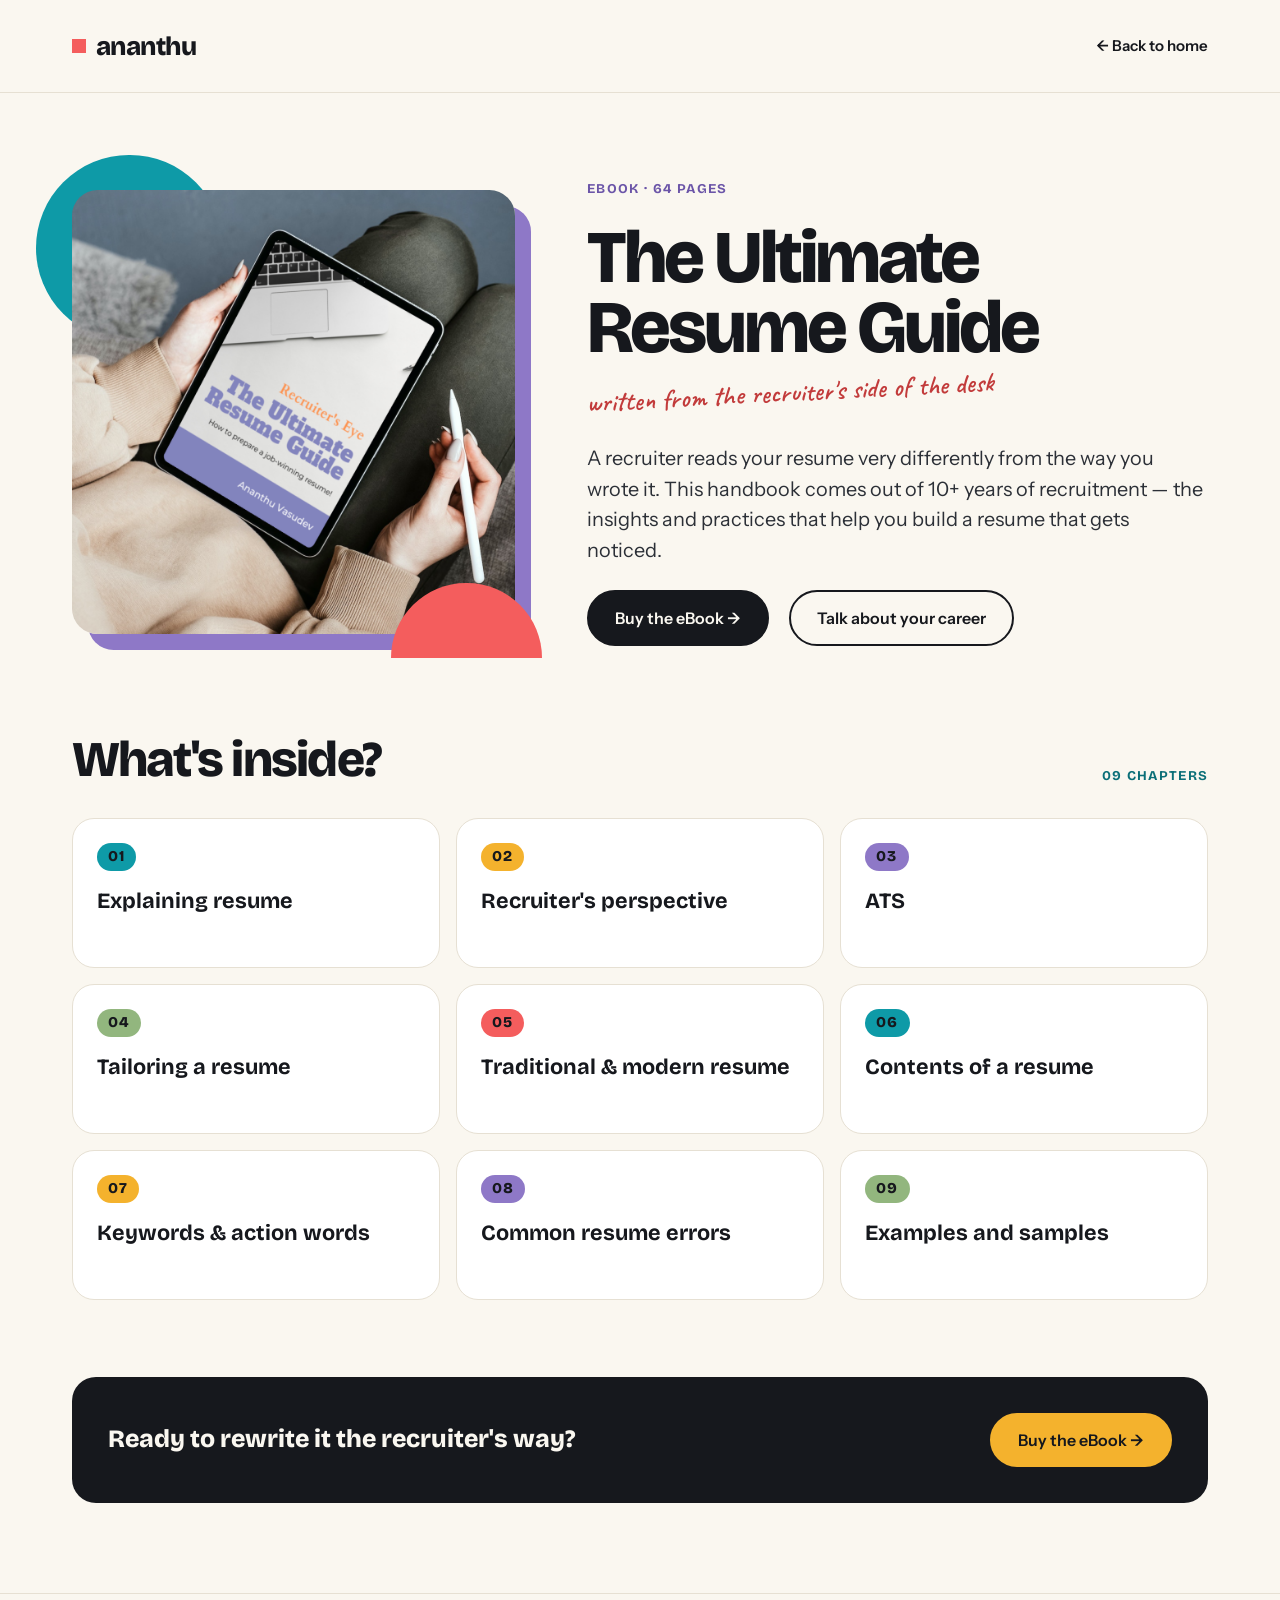
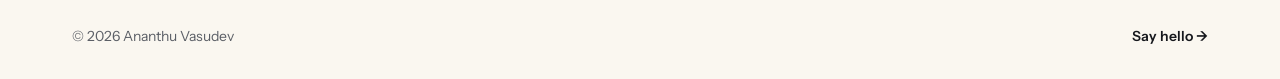
<file: ebook.html>
<!DOCTYPE html>
<html lang="en">
<head>
  <meta charset="utf-8">
  <meta name="viewport" content="width=device-width, initial-scale=1">
  <title>The Ultimate Resume Guide — Ananthu Vasudev</title>
  <meta name="description" content="The Ultimate Resume Guide — 64 pages on building a resume that works, written from the recruiter's side of the desk.">
  <link rel="preconnect" href="https://fonts.googleapis.com">
  <link rel="preconnect" href="https://fonts.gstatic.com" crossorigin>
  <link href="https://fonts.googleapis.com/css2?family=Bricolage+Grotesque:opsz,wght@12..96,400;12..96,500;12..96,700;12..96,800&family=Caveat:wght@600&family=Instrument+Sans:wght@400;500;600;700&display=swap" rel="stylesheet">
  <link rel="stylesheet" href="assets/css/site.css">
</head>
<body>

<header class="site-header site-header--rule">
  <div class="wrap">
    <a href="index.html" class="logo" aria-label="ananthu — home">ananthu</a>
    <a href="index.html#thinking" style="font-size:15px;font-weight:600">← Back to home</a>
  </div>
</header>

<main>
  <section class="wrap book">
    <div class="book__art">
      <span class="book__blob book__blob--teal" aria-hidden="true"></span>
      <span class="book__blob book__blob--coral" aria-hidden="true"></span>
      <img src="assets/imgs/ebook1.png" alt="The Ultimate Resume Guide open on a tablet" class="book__img" width="1080" height="1080">
    </div>

    <div class="book__copy">
      <div class="eyebrow" style="color:var(--purple-dark)">Ebook · 64 pages</div>
      <h1 class="display">The Ultimate Resume Guide</h1>
      <div class="note">written from the recruiter's side of the desk</div>
      <p class="lede">A recruiter reads your resume very differently from the way you wrote it. This handbook comes out of 10+ years of recruitment — the insights and practices that help you build a resume that gets noticed.</p>
      <div class="btn-row">
        <a href="https://ananthu-in.myinstamojo.com/product/3828400/the-ultimate-resume-guide-ac7d5/" class="btn btn--dark">Buy the eBook →</a>
        <a href="index.html#careers" class="btn btn--ghost">Talk about your career</a>
      </div>
    </div>
  </section>

  <section class="wrap inside-book">
    <div class="section-head">
      <h2 class="display h2-m">What's inside?</h2>
      <div class="eyebrow">09 chapters</div>
    </div>
    <ol class="chapters">
      <li><b>01</b>Explaining resume</li>
      <li><b>02</b>Recruiter's perspective</li>
      <li><b>03</b>ATS</li>
      <li><b>04</b>Tailoring a resume</li>
      <li><b>05</b>Traditional &amp; modern resume</li>
      <li><b>06</b>Contents of a resume</li>
      <li><b>07</b>Keywords &amp; action words</li>
      <li><b>08</b>Common resume errors</li>
      <li><b>09</b>Examples and samples</li>
    </ol>
  </section>

  <section class="wrap">
    <div class="reply book-cta">
      <b>Ready to rewrite it the recruiter's way?</b>
      <a href="https://ananthu-in.myinstamojo.com/product/3828400/the-ultimate-resume-guide-ac7d5/" class="btn btn--yellow">Buy the eBook →</a>
    </div>
  </section>
</main>

<footer class="page-footer">
  <div class="wrap">
    <span>© 2026 Ananthu Vasudev</span>
    <a href="index.html#contact">Say hello →</a>
  </div>
</footer>

<script src="assets/js/site.js"></script>
</body>
</html>
</file>
<file: assets/css/site.css>
/* ananthu.in — redesign (2026)
   One stylesheet for home, blog index and article.
   Desktop-first values, fluid via clamp(); breakpoints at 1100px and 760px. */

:root {
  --cream: #FAF7F0;
  --ink: #16181D;
  --ink-2: #22252B;
  --body: #2C3037;
  --muted: #5B5F66;
  --line: #E6E0D3;
  --line-dark: #3A3D44;
  --stone: #B7B2A7;
  --sand: #D6D2C8;

  --teal: #0E9AA7;
  --teal-dark: #0B6F78;
  --yellow: #F4B22D;
  --coral: #F45D5D;
  --coral-dark: #C23B3B;
  --purple: #8E78C7;
  --purple-dark: #6B55A8;
  --lilac: #EEEAF7;
  --green: #92B67E;
  --green-dark: #4F7A3A;

  --display: 'Bricolage Grotesque', system-ui, sans-serif;
  --sans: 'Instrument Sans', system-ui, sans-serif;
  --hand: 'Caveat', cursive;
  --serif: 'Newsreader', Georgia, serif;

  --gutter: clamp(20px, 5.6vw, 80px);
  --max: 1440px;
  --radius-lg: clamp(22px, 2vw, 28px);
}

*, *::before, *::after { box-sizing: border-box; }
html { scroll-behavior: smooth; -webkit-text-size-adjust: 100%; }
body {
  margin: 0;
  background: var(--cream);
  color: var(--ink);
  font-family: var(--sans);
  font-size: 16px;
  line-height: 1.5;
  -webkit-font-smoothing: antialiased;
  overflow-x: hidden;
}
img { max-width: 100%; display: block; }
a { color: inherit; text-decoration: none; }
a:hover { color: var(--teal-dark); }
h1, h2, h3, p { margin: 0; }
button { font: inherit; }
:focus-visible { outline: 3px solid var(--teal); outline-offset: 3px; }

.wrap { width: 100%; max-width: var(--max); margin: 0 auto; padding-left: var(--gutter); padding-right: var(--gutter); }

/* ---------- type helpers ---------- */
.display { font-family: var(--display); font-weight: 800; letter-spacing: -0.04em; line-height: 0.96; }
.eyebrow {
  font-family: var(--display); font-weight: 700;
  font-size: clamp(13px, 1.05vw, 15px); letter-spacing: 0.1em;
  color: var(--teal-dark); text-transform: uppercase;
}
.note {
  font-family: var(--hand); font-weight: 600;
  font-size: clamp(24px, 2.1vw, 30px); line-height: 1.15;
  color: var(--coral-dark);
  transform: rotate(-3deg); transform-origin: left center;
  align-self: flex-start;
}
.lede { font-size: clamp(17px, 1.55vw, 22px); line-height: 1.55; color: var(--body); }

/* ---------- buttons ---------- */
.btn {
  display: inline-flex; align-items: center; justify-content: center; gap: 10px;
  height: 56px; padding: 0 26px; border-radius: 999px;
  font-size: 16px; font-weight: 600; white-space: nowrap;
  border: 2px solid var(--ink); cursor: pointer;
  transition: transform .18s ease, box-shadow .18s ease;
}
.btn:hover { transform: translateY(-2px); box-shadow: 0 6px 0 rgba(22,24,29,.12); }
.btn--dark { background: var(--ink); color: var(--cream); }
.btn--dark:hover { color: var(--cream); }
.btn--ghost { background: transparent; color: var(--ink); }
.btn--ghost:hover { color: var(--ink); }
.btn--yellow { background: var(--yellow); border-color: var(--yellow); color: var(--ink); }
.btn--yellow:hover { color: var(--ink); }
.btn--sm { height: 48px; padding: 0 20px; font-size: 15px; }
.btn--lg { height: 64px; padding: 0 32px; font-size: 18px; font-weight: 700; }

.link-underline { font-weight: 700; border-bottom: 2px solid currentColor; padding-bottom: 4px; }

/* ---------- header ---------- */
.site-header { position: relative; z-index: 20; }
.site-header .wrap { height: 92px; display: flex; align-items: center; justify-content: space-between; gap: 24px; }
.site-header--rule { border-bottom: 1px solid var(--line); }
.logo {
  display: flex; align-items: center; gap: 10px;
  font-family: var(--display); font-weight: 800; font-size: 26px; letter-spacing: -0.02em;
}
.logo::before { content: ""; width: 14px; height: 14px; background: var(--coral); display: block; }
.logo:hover { color: var(--ink); }
.nav { display: flex; gap: clamp(20px, 2.5vw, 36px); font-size: 15px; font-weight: 500; }
.menu-btn {
  display: none; width: 48px; height: 48px; border: 0; border-radius: 999px;
  background: var(--ink); color: var(--cream); align-items: center; justify-content: center; cursor: pointer;
}
.menu-btn svg { transition: transform .2s ease; }
.menu-btn[aria-expanded="true"] svg { transform: rotate(90deg); }
.mobile-nav {
  display: none; position: absolute; left: 0; right: 0; top: 72px;
  background: var(--ink); color: var(--cream);
  padding: 12px 20px 28px; flex-direction: column;
  box-shadow: 0 16px 40px rgba(22,24,29,.25);
}
.mobile-nav a {
  font-family: var(--display); font-weight: 800; font-size: 30px; letter-spacing: -0.02em;
  padding: 12px 0; border-bottom: 1px solid var(--line-dark);
}
.mobile-nav a:hover { color: var(--yellow); }
.mobile-nav .btn { margin-top: 20px; border-color: var(--yellow); font-family: var(--sans); font-size: 16px; letter-spacing: 0; padding: 0; }
.mobile-nav.is-open { display: flex; }

/* ---------- hero ---------- */
/* full-bleed photo (shapes are part of the image), copy on the left over a cream fade */
.hero { position: relative; overflow: hidden; height: clamp(560px, 50vw, 760px); }
.hero__img { position: absolute; inset: 0; width: 100%; height: 100%; object-fit: cover; object-position: 70% center; }
.hero__fade {
  position: absolute; inset: 0;
  background: linear-gradient(90deg, rgba(250,247,240,.82) 0%, rgba(250,247,240,.55) 34%, rgba(250,247,240,0) 50%);
}
.hero .wrap { position: relative; height: 100%; }
.hero__copy { width: min(640px, 48%); padding-top: clamp(40px, 5vw, 72px); display: flex; flex-direction: column; gap: 26px; }
.hero__role { display: flex; align-items: center; gap: 12px; font-size: 15px; font-weight: 600; }
.hero__role::before { content: ""; width: 36px; height: 3px; background: var(--teal); flex-shrink: 0; }
.hero h1 { font-size: clamp(44px, 5.3vw, 76px); }
.hero h1 .accent { color: var(--teal-dark); }
.hero h1 .square {
  display: inline-block; width: .58em; height: .58em; background: var(--coral);
  margin-left: .16em; vertical-align: -0.03em;
}
.hero__sub { max-width: 520px; font-size: clamp(17px, 1.4vw, 20px); line-height: 1.5; color: var(--body); }
.hero__ctas { display: flex; flex-wrap: wrap; gap: 12px; }
.hero__ctas .btn { height: 58px; font-size: 17px; }

/* ---------- section scaffolding ---------- */
.section { padding-top: clamp(88px, 10vw, 150px); padding-bottom: clamp(56px, 8vw, 120px); }
.split { display: grid; grid-template-columns: 4fr 8fr; gap: clamp(28px, 5.6vw, 80px); }
.split--57 { grid-template-columns: 5fr 7fr; }
.stack { display: flex; flex-direction: column; gap: 16px; }
.section-head { display: flex; justify-content: space-between; align-items: end; gap: 24px 40px; flex-wrap: wrap; }
.h2-xl { font-size: clamp(52px, 6.1vw, 88px); line-height: .95; letter-spacing: -0.045em; }
.h2-l  { font-size: clamp(40px, 5vw, 72px); line-height: .98; }
.h2-m  { font-size: clamp(34px, 3.9vw, 56px); line-height: 1.02; letter-spacing: -0.035em; }
.prose { display: flex; flex-direction: column; gap: 24px; padding-top: 12px; }
.prose p { font-size: clamp(17px, 1.55vw, 22px); line-height: 1.55; color: var(--body); }

/* ---------- experience cards ---------- */
.exp { display: flex; flex-direction: column; gap: 40px; padding-top: 40px; }
.exp-grid { display: grid; grid-template-columns: repeat(3, minmax(0, 1fr)); gap: 24px; }
.card {
  position: relative; overflow: hidden; border-radius: var(--radius-lg);
  padding: clamp(28px, 2.8vw, 40px) clamp(24px, 2.5vw, 36px);
  min-height: 640px; display: flex; flex-direction: column; gap: 22px;
}
.card > * { position: relative; }
.card__num { font-family: var(--display); font-weight: 800; font-size: clamp(44px, 4.4vw, 64px); line-height: 1; }
.card h3 { font-family: var(--display); font-weight: 800; font-size: clamp(28px, 2.5vw, 36px); line-height: 1.05; letter-spacing: -0.02em; }
.card__kicker { font-size: clamp(16px, 1.25vw, 18px); font-weight: 600; }
.card p { font-size: clamp(15px, 1.2vw, 17px); line-height: 1.6; }
.card--teal { background: var(--teal); }
.card--yellow { background: var(--yellow); }
.card--outline { background: var(--cream); border: 2px solid var(--purple); gap: 20px; }
.card--outline .card__num { color: var(--purple-dark); }
.card__blob { position: absolute !important; pointer-events: none; }
.card--teal .card__blob { right: -60px; top: -60px; width: 200px; height: 200px; border-radius: 50%; background: var(--cream); opacity: .18; }
.card--yellow .card__blob { right: -40px; bottom: -40px; width: 180px; height: 180px; background: var(--cream); opacity: .25; transform: rotate(18deg); }

.roles-list { margin-top: auto; border-top: 2px solid var(--ink); }
.roles-list div {
  padding: 14px 0; display: flex; justify-content: space-between; gap: 12px; font-size: 15px;
  border-bottom: 1px solid rgba(22,24,29,.35);
}
.roles-list div:last-child { border-bottom: 0; }
.roles-list strong { font-weight: 600; }
.card .btn { align-self: flex-start; margin-top: 4px; }

.mini-stats { margin-top: auto; display: grid; grid-template-columns: repeat(2, minmax(0, 1fr)); gap: 16px; }
.mini-stats div { background: var(--cream); border-radius: 18px; padding: 18px 20px; }
.mini-stats b { display: block; font-family: var(--display); font-weight: 800; font-size: clamp(26px, 2.4vw, 36px); letter-spacing: -0.02em; line-height: 1; }
.mini-stats span { display: block; font-size: 14px; margin-top: 6px; }

.badge-dark { display: flex; flex-direction: column; gap: 8px; padding: 18px 20px; border-radius: 18px; background: var(--ink); color: var(--cream); }
.badge-dark b { font-family: var(--display); font-weight: 800; font-size: clamp(20px, 1.7vw, 24px); }
.dots { display: flex; gap: 4px; }
.dots i { width: 10px; height: 10px; border-radius: 50%; display: block; }
.dots i:nth-child(1) { background: var(--teal); }
.dots i:nth-child(2) { background: var(--yellow); }
.dots i:nth-child(3) { background: var(--coral); }
.dots i:nth-child(4) { background: var(--purple); }
.dots i:nth-child(5) { background: var(--green); }
.chips { display: flex; flex-wrap: wrap; gap: 8px; }
.chip { padding: 8px 14px; border-radius: 999px; background: var(--lilac); font-size: 14px; font-weight: 600; }
.card__small { margin-top: auto; font-size: 14px; line-height: 1.6; color: #4A4E56; }

/* ---------- IPDP numbers ---------- */
.numbers {
  margin-top: 24px; background: var(--ink); color: var(--cream); border-radius: var(--radius-lg);
  padding: clamp(28px, 4.4vw, 64px); display: grid; grid-template-columns: 4fr 8fr; gap: clamp(28px, 4.4vw, 64px);
}
.numbers .eyebrow { color: var(--yellow); font-size: 14px; }
.numbers h3 { font-family: var(--display); font-weight: 800; font-size: clamp(30px, 2.8vw, 40px); line-height: 1.05; letter-spacing: -0.025em; }
.numbers p { font-size: 17px; line-height: 1.6; color: var(--sand); }
.numbers .note { color: var(--yellow); font-size: 26px; margin-top: 8px; }
.stat-grid { display: grid; grid-template-columns: repeat(4, minmax(0, 1fr)); border-top: 1px solid var(--line-dark); border-left: 1px solid var(--line-dark); align-self: start; }
.stat-grid > div { min-width: 0; padding: 26px 20px; border-right: 1px solid var(--line-dark); border-bottom: 1px solid var(--line-dark); }
.stat-grid b { display: block; font-family: var(--display); font-weight: 800; font-size: clamp(28px, 2.9vw, 44px); letter-spacing: -0.02em; line-height: 1; color: var(--yellow); }
.stat-grid span { display: block; font-size: 15px; margin-top: 8px; color: var(--sand); }
.stat-grid .stat-cta { display: flex; flex-direction: column; justify-content: space-between; gap: 10px; font-size: 15px; line-height: 1.4; color: var(--sand); }
.stat-grid .stat-cta a { color: var(--yellow); font-weight: 600; }

/* ---------- now ---------- */
.now .prose { gap: 24px; padding-top: 16px; }
.now__aside { font-size: 16px; font-weight: 600; margin-top: 12px; }
.pills { display: flex; flex-wrap: wrap; gap: 12px; }
.pill { padding: 14px 22px; border-radius: 999px; font-size: 16px; font-weight: 600; }
.pill--teal { background: var(--teal); }
.pill--yellow { background: var(--yellow); }
.pill--green { background: var(--green); }
.pill--purple { background: var(--purple); }
.pill--coral { background: var(--coral); }
.pill--outline { border: 2px solid var(--ink); }
.note--teal { color: var(--teal-dark); transform: rotate(-1.5deg); font-size: 28px; }
.btn-row { display: flex; gap: 16px 20px; align-items: center; flex-wrap: wrap; }

/* ---------- observer (dark) ---------- */
.observer { background: var(--ink); color: var(--cream); }
.observer .wrap { padding-top: clamp(88px, 10.4vw, 150px); padding-bottom: clamp(88px, 9.7vw, 140px); display: flex; flex-direction: column; gap: clamp(28px, 5vw, 72px); }
.observer a:hover { color: var(--yellow); }
.observer__head { display: grid; grid-template-columns: 8fr 4fr; gap: 28px 64px; align-items: end; }
.observer__head .eyebrow { color: var(--yellow); margin-bottom: 22px; }
.observer__head h2 .accent { color: var(--yellow); }
.observer__head .note { color: var(--cream); font-size: clamp(24px, 2.2vw, 32px); }

.chairs { display: grid; grid-template-columns: 640px 1fr; gap: 72px; align-items: center; }
.wheel { position: relative; width: 640px; height: 640px; }
.wheel svg { position: absolute; inset: 0; overflow: visible; }
.wheel__hub {
  position: absolute; left: 210px; top: 210px; width: 220px; height: 220px; border-radius: 50%;
  background: var(--ink-2); border: 2px dashed #5A5E66;
  display: flex; flex-direction: column; align-items: center; justify-content: center; gap: 10px;
  text-align: center; padding: 24px;
  font-family: var(--display); font-weight: 700; font-size: 18px; line-height: 1.2;
}
.wheel__hub svg { position: static; }
.chair {
  height: 48px; border-radius: 999px; border: 2px solid #5A5E66;
  background: var(--ink); color: var(--cream);
  font-family: var(--sans); font-weight: 600; font-size: 15px; cursor: pointer;
  transition: background .2s ease, border-color .2s ease, color .2s ease, transform .2s ease;
}
.chair:hover { border-color: var(--cream); }
.chair.is-on { background: var(--c); border-color: var(--c); color: var(--ink); font-weight: 700; }
.chair.is-pair { border: 2px dashed var(--cream); background: var(--ink-2); font-weight: 700; }
.wheel .chair { position: absolute; width: 132px; transform: translate(-50%, -50%); }
.wheel .chair:hover { transform: translate(-50%, -50%) scale(1.04); }
.chair-grid { display: none; grid-template-columns: repeat(3, minmax(0, 1fr)); gap: 8px; }
.chair-grid .chair { font-size: 13px; }

.readout { min-height: 420px; display: flex; flex-direction: column; justify-content: center; }
.readout__idle, .readout__sel { display: flex; flex-direction: column; gap: 24px; }
.readout__idle .note { color: var(--yellow); font-size: 34px; transform: rotate(-2deg); }
.readout__idle .note .up, .readout__eye { display: none; }
.readout__big { font-family: var(--display); font-weight: 800; font-size: clamp(28px, 3.3vw, 48px); line-height: 1.05; letter-spacing: -0.025em; }
.readout__sel { gap: 28px; }
.readout__sel[hidden], .readout__idle[hidden] { display: none; }
.readout__pair { display: flex; align-items: center; gap: 14px; flex-wrap: wrap; }
.readout__pair > div { display: flex; flex-direction: column; gap: 6px; }
.readout__pair small { font-family: var(--display); font-weight: 700; font-size: 12px; letter-spacing: .12em; color: var(--stone); }
.readout__pair .arrow { margin-top: 20px; }
.tag-solid { padding: 10px 20px; border-radius: 999px; color: var(--ink); font-weight: 700; font-size: 18px; }
.tag-dash { padding: 8px 18px; border-radius: 999px; border: 2px dashed var(--cream); font-weight: 700; font-size: 18px; }
.readout__line { font-family: var(--display); font-weight: 700; font-size: clamp(24px, 2.8vw, 40px); line-height: 1.15; letter-spacing: -0.02em; }
.btn--outline-light { align-self: flex-start; height: 48px; padding: 0 22px; border: 2px solid var(--cream); background: transparent; color: var(--cream); font-size: 15px; }
.btn--outline-light:hover { color: var(--cream); }

.inside-out { display: grid; grid-template-columns: 5fr 7fr; border-radius: var(--radius-lg); overflow: hidden; }
.inside { background: var(--ink-2); padding: clamp(24px, 3.3vw, 48px); display: flex; flex-direction: column; gap: 22px; }
.inside .eyebrow, .outside .eyebrow { font-size: 14px; }
.inside .eyebrow { color: var(--stone); }
.inside ul, .outside ul { list-style: none; margin: 0; padding: 0; display: flex; flex-direction: column; gap: 14px; }
.inside li { font-size: clamp(15px, 1.3vw, 19px); line-height: 1.45; color: var(--stone); }
.outside { background: var(--cream); color: var(--ink); padding: clamp(24px, 3.3vw, 48px); display: flex; flex-direction: column; gap: 22px; }
.outside li {
  display: flex; align-items: center; gap: 16px;
  font-family: var(--display); font-weight: 800; font-size: clamp(21px, 2.2vw, 32px); letter-spacing: -0.02em; line-height: 1.1;
}
.outside li::before { content: ""; flex-shrink: 0; width: 20px; height: 20px; }
.outside li:nth-child(1)::before { border-radius: 50%; background: var(--teal); }
.outside li:nth-child(2)::before { background: var(--yellow); }
.outside li:nth-child(3)::before { height: 10px; border-radius: 10px 10px 0 0; background: var(--coral); }
.outside li:nth-child(4)::before { border-radius: 0 0 0 20px; background: var(--purple); }
.outside li:nth-child(5)::before { border-radius: 50%; border: 3px solid var(--green-dark); }

.statement { font-family: var(--display); font-weight: 800; font-size: clamp(32px, 4.4vw, 64px); line-height: 1.02; letter-spacing: -0.035em; max-width: 1180px; }
.statement .dim { color: #8F8A80; }
.statement .hl { color: var(--yellow); }

.offers { display: grid; grid-template-columns: 1fr 88px 1fr; align-items: stretch; }
.offer { color: var(--ink); border-radius: var(--radius-lg); padding: clamp(28px, 3.3vw, 48px) clamp(24px, 3.3vw, 48px); display: flex; flex-direction: column; gap: 20px; }
.offer a:hover { color: var(--cream); }
.offer--teal { background: var(--teal); }
.offer--yellow { background: var(--yellow); }
.offer .eyebrow { color: var(--ink); font-size: 14px; }
.offer h3 { font-family: var(--display); font-weight: 800; font-size: clamp(28px, 2.9vw, 42px); line-height: 1.02; letter-spacing: -0.03em; }
.offer p { font-size: clamp(15px, 1.2vw, 17px); line-height: 1.6; }
.offer .btn { margin-top: auto; align-self: flex-start; height: 58px; }
.offers__eye { display: flex; align-items: center; justify-content: center; }
.observer__foot { font-size: 15px; line-height: 1.5; color: var(--stone); }
.observer__foot a { color: var(--cream); font-weight: 600; border-bottom: 1px solid var(--cream); }

/* ---------- thinking ---------- */
.thinking .wrap { display: flex; flex-direction: column; gap: 44px; }
.posts { display: grid; grid-template-columns: repeat(4, minmax(0, 1fr)); gap: 20px; }
.post-card {
  display: flex; flex-direction: column; gap: 16px; padding: 28px; border-radius: 22px;
  background: #fff; border: 1px solid var(--line); min-height: 260px;
  transition: transform .2s ease, box-shadow .2s ease;
}
.post-card:hover { color: var(--ink); transform: translateY(-4px); box-shadow: 0 12px 0 -4px var(--line); }
.cat { align-self: flex-start; padding: 6px 12px; border-radius: 999px; font-size: 13px; font-weight: 600; color: var(--ink); }
.cat--Marketing { background: var(--teal); }
.cat--Business { background: var(--yellow); }
.cat--People { background: var(--purple); }
.cat--Life { background: var(--green); }
.post-card__title { font-family: var(--display); font-weight: 700; font-size: clamp(20px, 1.7vw, 24px); line-height: 1.15; }
.meta { font-size: 14px; color: var(--muted); }
.post-card .meta { margin-top: auto; }

.ebook {
  display: grid; grid-template-columns: 220px 1fr auto; gap: 48px; align-items: center;
  margin-top: 24px; padding: 40px 48px; border-radius: var(--radius-lg); background: var(--lilac);
}
.ebook__cover {
  width: 170px; height: 230px; background: var(--ink); color: var(--cream); box-shadow: 12px 12px 0 var(--purple);
  padding: 20px; display: flex; flex-direction: column; justify-content: space-between;
}
.ebook__cover small { font-size: 11px; letter-spacing: .14em; color: var(--yellow); font-weight: 600; }
.ebook__cover b { font-family: var(--display); font-weight: 800; font-size: 24px; line-height: 1.02; }
.ebook .eyebrow { color: var(--purple-dark); font-size: 14px; }
.ebook h3 { font-family: var(--display); font-weight: 800; font-size: clamp(26px, 2.8vw, 40px); line-height: 1.05; letter-spacing: -0.025em; margin-top: 12px; }
.ebook p { font-size: clamp(15px, 1.25vw, 18px); line-height: 1.55; color: var(--body); max-width: 560px; margin-top: 12px; }

/* ---------- outside the work ---------- */
.person { padding-bottom: clamp(88px, 9.7vw, 140px); }
.person .split { align-items: start; gap: clamp(28px, 4.4vw, 64px); }
.person .note { font-size: 28px; }
.tiles { display: grid; grid-template-columns: repeat(3, minmax(0, 1fr)); gap: 16px; }
.tile {
  height: 150px; border-radius: 20px; display: flex; align-items: flex-end; padding: 20px;
  font-family: var(--display); font-weight: 700; font-size: clamp(18px, 1.55vw, 22px);
  transition: transform .25s ease;
}
.tile:hover { transform: rotate(-2deg) scale(1.02); }
.tile--coffee { background: var(--yellow); border-radius: 75px 75px 20px 20px; }
.tile--movies { background: var(--ink); color: var(--cream); }
.tile--books { background: var(--purple); border-radius: 20px 75px 20px 20px; }
.tile--gadgets { background: var(--teal); }
.tile--ideas { border: 2px solid var(--ink); }
.tile--talk { background: var(--coral); border-radius: 75px; align-items: center; justify-content: center; }

/* ---------- contact ---------- */
.contact { position: relative; overflow: hidden; background: var(--yellow); color: var(--ink); }
.contact .wrap { position: relative; padding-top: clamp(88px, 9.7vw, 140px); display: flex; flex-direction: column; gap: clamp(24px, 2.8vw, 40px); min-height: 760px; }
.contact a:hover { color: var(--ink); opacity: .75; }
.contact .btn:hover { opacity: 1; color: var(--cream); }
.contact .eyebrow { color: var(--ink); }
.contact__shapes { position: absolute; inset: 0; pointer-events: none; }
.contact__shapes span { position: absolute; display: block; }
.contact__shapes .c1 { right: var(--gutter); top: 120px; width: 240px; height: 240px; border-radius: 50%; background: var(--teal); }
.contact__shapes .c2 { right: calc(var(--gutter) + 160px); top: 280px; width: 140px; height: 140px; background: var(--coral); }
.contact__shapes .c3 { right: calc(var(--gutter) + 40px); top: 380px; width: 120px; height: 60px; background: var(--purple); border-radius: 60px 60px 0 0; }
.contact h2 { font-size: clamp(76px, 11.1vw, 160px); line-height: .9; letter-spacing: -0.05em; position: relative; }
.contact p { max-width: 720px; font-size: clamp(18px, 1.7vw, 24px); line-height: 1.5; position: relative; }
.contact__links { display: flex; gap: 14px 36px; font-size: 17px; font-weight: 600; flex-wrap: wrap; position: relative; }
.contact__links .socials { display: contents; }
.site-footer { margin-top: auto; padding: 32px 0; border-top: 1px solid rgba(22,24,29,.35); display: flex; justify-content: space-between; gap: 16px; font-size: 14px; position: relative; }

/* ---------- blog index ---------- */
.blog-hero { padding-top: clamp(56px, 6.7vw, 96px); padding-bottom: 56px; }
.blog-hero .stack { gap: 28px; max-width: 1000px; }
.blog-hero h1 { font-size: clamp(76px, 8.9vw, 128px); line-height: .9; letter-spacing: -0.05em; }
.filters { display: flex; gap: 10px; flex-wrap: wrap; margin-top: 8px; }
.filter {
  height: 44px; padding: 0 20px; border-radius: 999px; border: 2px solid var(--ink);
  background: transparent; color: var(--ink); font-weight: 600; font-size: 15px; cursor: pointer;
  transition: background .2s ease, border-color .2s ease;
}
.filter.is-on { background: var(--f, var(--ink)); border-color: var(--f, var(--ink)); color: var(--fg, var(--ink)); }
.featured { display: grid; grid-template-columns: 7fr 5fr; gap: 24px; }
.feature {
  position: relative; overflow: hidden; background: var(--teal); border-radius: var(--radius-lg);
  padding: clamp(28px, 3.3vw, 48px); min-height: 420px; display: flex; flex-direction: column; gap: 18px;
}
.feature:hover, .feature-side a:hover { color: var(--ink); }
.feature > * { position: relative; }
.feature::before { content: ""; position: absolute; right: -60px; top: -60px; width: 240px; height: 240px; border-radius: 50%; background: var(--cream); opacity: .2; }
.feature .cat { background: var(--cream); }
.feature__title { margin-top: auto; font-family: var(--display); font-weight: 800; font-size: clamp(34px, 3.6vw, 52px); line-height: 1; letter-spacing: -0.03em; }
.feature__ex { font-size: clamp(16px, 1.25vw, 18px); line-height: 1.5; max-width: 560px; }
.feature-side { display: flex; flex-direction: column; gap: 24px; }
.feature-side a { flex-grow: 1; border-radius: var(--radius-lg); padding: 32px; display: flex; flex-direction: column; gap: 12px; min-height: 198px; transition: transform .2s ease; }
.feature-side a:hover, .feature:hover { transform: translateY(-3px); }
.feature { transition: transform .2s ease; }
.feature-side .fs-yellow { background: var(--yellow); }
.feature-side .fs-outline { background: #fff; border: 2px solid var(--purple); }
.feature-side .fs-outline .k { color: var(--purple-dark); }
.feature-side .k { font-size: 13px; font-weight: 600; }
.feature-side b { margin-top: auto; font-family: var(--display); font-weight: 800; font-size: clamp(24px, 2.1vw, 30px); line-height: 1.05; }
.all-posts { padding-top: clamp(64px, 6.7vw, 96px); padding-bottom: 120px; display: flex; flex-direction: column; }
.all-posts .eyebrow { padding-bottom: 20px; border-bottom: 2px solid var(--ink); }
.row {
  padding: 28px 0; border-bottom: 1px solid #D9D3C6;
  display: grid; grid-template-columns: 160px 1fr 200px; gap: 8px 32px; align-items: baseline;
  transition: padding .2s ease;
}
.row:hover { padding-left: 12px; color: var(--ink); }
.row[hidden] { display: none; }
.row__title { font-family: var(--display); font-weight: 700; font-size: clamp(22px, 1.95vw, 28px); line-height: 1.2; }
.row__cat { justify-self: end; display: flex; align-items: center; gap: 8px; font-size: 14px; font-weight: 600; }
.row__cat::before { content: ""; width: 10px; height: 10px; }
.row[data-cat="Marketing"] .row__cat::before { border-radius: 50%; background: var(--teal); }
.row[data-cat="Life"] .row__cat::before { background: var(--green); }
.row[data-cat="People"] .row__cat::before { width: 12px; height: 6px; border-radius: 6px 6px 0 0; background: var(--purple); }
.row[data-cat="Business"] .row__cat::before { background: var(--yellow); border-radius: 0 0 0 10px; }
.empty { padding: 28px 0; color: var(--muted); }
.page-footer { border-top: 1px solid var(--line); }
.page-footer .wrap { padding-top: 32px; padding-bottom: 32px; display: flex; justify-content: space-between; gap: 16px; font-size: 14px; color: var(--muted); }
.page-footer a { font-weight: 600; color: var(--ink); }

/* ---------- article ---------- */
.article { width: 100%; max-width: calc(720px + 2 * var(--gutter)); margin: 0 auto; padding: clamp(56px, 6.7vw, 96px) var(--gutter) 120px; display: flex; flex-direction: column; gap: 28px; }
.article__meta { display: flex; gap: 14px; align-items: center; flex-wrap: wrap; font-size: 14px; color: var(--muted); }
.article__meta .cat { background: var(--yellow); }
.article h1 { font-family: var(--display); font-weight: 800; font-size: clamp(40px, 4.4vw, 64px); line-height: 1; letter-spacing: -0.035em; }
.standfirst { font-family: var(--serif); font-style: italic; font-size: clamp(21px, 1.8vw, 26px); line-height: 1.45; color: #3E424A; }
.marks { display: flex; gap: 8px; margin: 12px 0; }
.marks i { display: block; width: 14px; height: 14px; }
.marks i:nth-child(1) { border-radius: 50%; background: var(--teal); }
.marks i:nth-child(2) { background: var(--yellow); }
.marks i:nth-child(3) { height: 7px; margin-top: 7px; border-radius: 7px 7px 0 0; background: var(--purple); }
.article__body { display: flex; flex-direction: column; gap: 24px; font-family: var(--serif); font-size: clamp(19px, 1.46vw, 21px); line-height: 1.7; color: var(--ink-2); }
.article__body h2 { margin-top: 16px; font-family: var(--display); font-weight: 800; font-size: clamp(26px, 2.2vw, 32px); line-height: 1.15; letter-spacing: -0.02em; color: var(--ink); }
.article__body blockquote { margin: 16px 0; padding: 28px 32px; background: var(--lilac); border-radius: 22px; font-family: var(--display); font-weight: 700; font-size: clamp(23px, 2.1vw, 30px); line-height: 1.25; color: var(--ink); }
.reply { margin-top: 40px; padding: 36px; background: var(--ink); color: var(--cream); border-radius: 24px; display: flex; justify-content: space-between; align-items: center; gap: 24px; }
.reply b { font-family: var(--display); font-weight: 800; font-size: clamp(24px, 1.95vw, 28px); line-height: 1.1; }
.reply .btn { height: 54px; border-color: var(--yellow); }

/* ---------- ebook page ---------- */
.book { display: grid; grid-template-columns: 5fr 7fr; gap: clamp(40px, 5.6vw, 80px); align-items: center; padding-top: clamp(56px, 6.7vw, 96px); padding-bottom: clamp(64px, 7vw, 110px); }
.book__art { position: relative; }
.book__img { position: relative; width: 100%; height: auto; aspect-ratio: 1; object-fit: cover; border-radius: var(--radius-lg); box-shadow: 16px 16px 0 var(--purple); }
.book__blob { position: absolute; display: block; }
.book__blob--teal { width: 42%; aspect-ratio: 1; border-radius: 50%; background: var(--teal); left: -8%; top: -8%; }
.book__blob--coral { width: 34%; aspect-ratio: 2 / 1; border-radius: 999px 999px 0 0; background: var(--coral); right: -6%; bottom: -24px; z-index: 1; }
.book__copy { display: flex; flex-direction: column; gap: 24px; }
.book__copy h1 { font-size: clamp(48px, 5.8vw, 84px); line-height: .95; }
.book__copy .lede { max-width: 620px; }
.inside-book { display: flex; flex-direction: column; gap: 32px; padding-bottom: clamp(56px, 6vw, 96px); }
.chapters { list-style: none; margin: 0; padding: 0; display: grid; grid-template-columns: repeat(3, minmax(0, 1fr)); gap: 16px; }
.chapters li {
  display: flex; flex-direction: column; gap: 18px; padding: 24px; min-height: 150px; border-radius: 22px;
  background: #fff; border: 1px solid var(--line);
  font-family: var(--display); font-weight: 700; font-size: clamp(20px, 1.7vw, 24px); line-height: 1.15;
}
.chapters b { font-weight: 800; font-size: 15px; letter-spacing: .08em; align-self: flex-start; padding: 5px 11px; border-radius: 999px; }
.chapters li:nth-child(5n+1) b { background: var(--teal); }
.chapters li:nth-child(5n+2) b { background: var(--yellow); }
.chapters li:nth-child(5n+3) b { background: var(--purple); }
.chapters li:nth-child(5n+4) b { background: var(--green); }
.chapters li:nth-child(5n+5) b { background: var(--coral); }
.book-cta { margin: 0 0 clamp(64px, 7vw, 110px); }

/* ---------- motion ---------- */
@keyframes drift { 0%, 100% { transform: translateY(0); } 50% { transform: translateY(-14px); } }
@keyframes spin { to { transform: rotate(360deg); } }
.contact__shapes .c1 { animation: drift 9s ease-in-out -3s infinite; }
.contact__shapes .c3 { animation: drift 7s ease-in-out infinite; }
.reveal { opacity: 0; transform: translateY(24px); transition: opacity .7s ease, transform .7s ease; }
.reveal.is-in { opacity: 1; transform: none; }
@media (prefers-reduced-motion: reduce) {
  *, *::before, *::after { animation: none !important; transition: none !important; }
  .reveal { opacity: 1; transform: none; }
  html { scroll-behavior: auto; }
}

/* =========================================================
   Laptop / tablet  (≤ 1100px)
   ========================================================= */
@media (max-width: 1100px) {
  .split, .split--57, .numbers { grid-template-columns: 1fr; }
  .exp-grid { grid-template-columns: 1fr 1fr; }
  .exp-grid .card--outline { grid-column: 1 / -1; min-height: 0; }
  .card { min-height: 560px; }
  .observer__head { grid-template-columns: 1fr; }
  .chairs { grid-template-columns: 1fr; justify-items: center; gap: 32px; }
  .readout { min-height: 260px; width: 100%; }
  .offers { grid-template-columns: 1fr 1fr; gap: 20px; }
  .offers__eye { display: none; }
  .posts { grid-template-columns: repeat(2, minmax(0, 1fr)); }
  .ebook { grid-template-columns: 200px 1fr; }
  .ebook .btn { grid-column: 2; justify-self: start; }
  .featured { grid-template-columns: 1fr; }
  .feature-side { flex-direction: row; }
  .feature-side a { flex: 1; }
  .contact p { max-width: 62%; }
  .book { grid-template-columns: 1fr 1.2fr; }
  .chapters { grid-template-columns: repeat(2, minmax(0, 1fr)); }
  .hero { height: 620px; }
  .hero__img { object-position: 78% center; }
  .hero__copy { width: 56%; }
  .hero__fade { background: linear-gradient(90deg, rgba(250,247,240,.9) 0%, rgba(250,247,240,.72) 42%, rgba(250,247,240,0) 64%); }
  .contact__shapes .c1 { width: 180px; height: 180px; }
  .contact__shapes .c2 { width: 100px; height: 100px; right: calc(var(--gutter) + 120px); top: 250px; }
  .contact__shapes .c3 { top: 330px; }
}

/* =========================================================
   Mobile  (≤ 760px) — follows the 390px mobile boards
   ========================================================= */
@media (max-width: 760px) {
  .site-header .wrap { height: 72px; }
  .logo { font-size: 22px; gap: 8px; }
  .logo::before { width: 12px; height: 12px; }
  .nav, .site-header .header-cta { display: none; }
  .menu-btn { display: flex; }

  .hero { height: auto; display: flex; flex-direction: column; }
  .hero__img { position: static; height: 340px; object-position: 88% center; }
  .hero__fade { display: none; }
  .hero .wrap { padding-top: 24px; }
  .hero__copy { width: auto; padding: 0 0 56px; gap: 24px; }
  .hero__role { font-size: 14px; gap: 10px; }
  .hero__role::before { width: 24px; }
  .hero h1 { font-size: 50px; }
  .hero__ctas { flex-direction: column; }
  .hero__ctas .btn, .btn-row .btn, .card .btn, .offer .btn, .ebook .btn, .contact .btn--lg { width: 100%; align-self: stretch; }

  .section { padding-top: 88px; padding-bottom: 56px; }
  #journey.section { padding-top: 40px; }
  .split { gap: 18px; }
  .prose { padding-top: 0; }
  .note { font-size: 24px; }

  .exp { gap: 16px; padding-top: 0; }
  .exp .section-head { flex-direction: column-reverse; align-items: flex-start; gap: 16px; }
  .exp-grid { grid-template-columns: 1fr; gap: 16px; }
  .card { min-height: 0; border-radius: 24px; padding: 28px 24px; gap: 14px; }
  .roles-list { margin-top: 0; font-size: 14px; }
  .roles-list div { display: block; padding: 12px 0; font-size: 14px; }
  .roles-list span::before { content: " — "; }
  .card--yellow .mini-stats { display: none; }
  .card__small { margin-top: 0; font-size: 13px; }
  .chip { padding: 8px 12px; font-size: 13px; }

  .numbers { margin-top: 16px; border-radius: 24px; padding: 24px; gap: 24px; }
  .numbers .note { font-size: 22px; }
  .stat-grid { grid-template-columns: 1fr 1fr; border: 0; gap: 20px 12px; }
  .stat-grid > div { border: 0; padding: 0; }
  .stat-grid b { font-size: 32px; }
  .stat-grid span, .stat-grid .stat-cta { font-size: 13px; }

  .now .prose { gap: 20px; }
  .pills { gap: 8px; }
  .pill { padding: 11px 16px; font-size: 14px; }
  .note--teal { font-size: 24px; }
  .btn-row { flex-direction: column; align-items: stretch; gap: 12px; }

  .observer .wrap { padding: 88px 20px; gap: 28px; }
  .observer__head .eyebrow { margin-bottom: 18px; }
  .observer__head h2 { font-size: 44px; line-height: .98; letter-spacing: -0.04em; }
  .observer__head .note { font-size: 24px; transform: rotate(-2deg); }
  .wheel { display: none; }
  .chair-grid { display: grid; width: 100%; margin-top: 8px; }
  .readout { min-height: 280px; background: var(--ink-2); border-radius: 22px; padding: 24px; justify-content: flex-start; }
  .readout__idle { gap: 14px; }
  .readout__idle .note { font-size: 26px; transform: none; }
  .readout__idle .note .up { display: inline; }
  .readout__eye { display: block; }
  .readout__idle .note .left { display: none; }
  .readout__big { font-size: 28px; line-height: 1.1; }
  .readout__sel { gap: 18px; }
  .readout__pair { gap: 10px; }
  .readout__pair small { display: none; }
  .readout__pair .arrow { margin-top: 0; width: 36px; }
  .tag-solid { padding: 8px 14px; font-size: 15px; }
  .tag-dash { padding: 6px 12px; font-size: 15px; }
  .readout__line { font-size: 24px; line-height: 1.25; }

  .inside-out { grid-template-columns: 1fr; gap: 16px; border-radius: 0; overflow: visible; }
  .inside, .outside { border-radius: 22px; padding: 24px; gap: 12px; }
  .inside ul { gap: 10px; }
  .inside li { font-size: 15px; }
  .inside .eyebrow, .outside .eyebrow { font-size: 12px; }
  .outside ul { gap: 12px; }
  .outside li { gap: 12px; font-size: 21px; letter-spacing: -0.01em; }
  .outside li::before { width: 14px; height: 14px; }
  .outside li:nth-child(3)::before { height: 7px; }
  .statement { font-size: 32px; line-height: 1.05; letter-spacing: -0.03em; }
  .offers { grid-template-columns: 1fr; gap: 16px; }
  .offer { border-radius: 22px; padding: 28px 24px; gap: 16px; }
  .offer .eyebrow { font-size: 12px; }
  .observer__foot { font-size: 14px; }

  .thinking .wrap { gap: 16px; }
  .thinking .section-head { flex-direction: column; align-items: flex-start; gap: 16px; }
  .posts { grid-template-columns: 1fr; gap: 16px; }
  .post-card { min-height: 0; padding: 20px; gap: 10px; border-radius: 18px; }
  .post-card:nth-child(4) { display: none; }
  .post-card__title { font-size: 20px; }
  .ebook { grid-template-columns: 1fr; gap: 14px; margin-top: 8px; padding: 24px; border-radius: 22px; }
  .ebook__cover { display: none; }
  .ebook .btn { grid-column: auto; height: 52px; }
  .ebook h3 { font-size: 26px; }
  .ebook .eyebrow { font-size: 12px; }

  .person { padding-top: 32px; padding-bottom: 88px; }
  .person .note { display: none; }
  .tiles { grid-template-columns: 1fr 1fr; gap: 12px; margin-top: 8px; }
  .tile { height: 110px; padding: 16px; border-radius: 16px; font-size: 18px; }
  .tile--coffee { border-radius: 55px 55px 16px 16px; }
  .tile--books { border-radius: 16px 55px 16px 16px; }
  .tile--talk { border-radius: 55px; }

  .contact .wrap { padding-top: 88px; gap: 24px; min-height: 640px; }
  .contact p { max-width: none; }
  .contact__shapes .c1 { right: -40px; top: 40px; width: 140px; height: 140px; }
  .contact__shapes .c2 { right: 60px; top: 150px; width: 60px; height: 60px; }
  .contact__shapes .c3 { display: none; }
  .contact .btn--lg { height: 58px; font-size: 17px; }
  .contact__links { flex-direction: column; gap: 14px; font-size: 16px; }
  .contact__links .socials { display: flex; gap: 24px; }
  .site-footer { padding: 24px 0; font-size: 13px; }
  .site-footer a { display: none; }

  .blog-hero .stack { gap: 20px; }
  .blog-hero .note { font-size: 24px; }
  .filters { gap: 8px; }
  .filter { height: 40px; padding: 0 16px; font-size: 14px; }
  .feature { min-height: 340px; border-radius: 24px; padding: 28px 24px; }
  .feature-side { flex-direction: column; gap: 16px; }
  .feature-side a { padding: 24px; border-radius: 24px; min-height: 160px; }
  .row { grid-template-columns: 1fr auto; padding: 20px 0; }
  .row__date { grid-column: 1; grid-row: 1; font-size: 13px; }
  .row__cat { grid-column: 2; grid-row: 1; font-size: 13px; }
  .row__title { grid-column: 1 / -1; font-size: 22px; }
  .page-footer .wrap { flex-direction: column; }

  .article { gap: 22px; padding-bottom: 88px; }
  .article__body blockquote { padding: 22px 24px; }
  .reply { flex-direction: column; align-items: stretch; padding: 28px 24px; }
  .reply .btn { width: 100%; }

  .book { grid-template-columns: 1fr; gap: 48px; }
  .book__art { max-width: 420px; }
  .book__img { box-shadow: 10px 10px 0 var(--purple); }
  .chapters { grid-template-columns: 1fr; gap: 12px; }
  .chapters li { min-height: 0; flex-direction: row; align-items: center; gap: 14px; padding: 18px 20px; font-size: 19px; }
}
</file>
<file: assets/vendors/themify-icons/css/themify-icons.css>
@font-face {
	font-family: 'themify';
	src:url("../fonts/themify.eot?-fvbane");
	src:url("../fonts/themify.eot?#iefix-fvbane") format("embedded-opentype"),
		url("../fonts/themify.woff?-fvbane") format("woff"),
		url("../fonts/themify.ttf?-fvbane") format("truetype"),
		url("../fonts/themify.svg?-fvbane#themify") format("svg");
	font-weight: normal;
	font-style: normal;
}

[class^="ti-"], [class*=" ti-"] {
	font-family: 'themify';
	speak: none;
	font-style: normal;
	font-weight: normal;
	font-variant: normal;
	text-transform: none;
	line-height: 1;

	/* Better Font Rendering =========== */
	-webkit-font-smoothing: antialiased;
	-moz-osx-font-smoothing: grayscale;
}

.ti-wand:before {
	content: "\e600";
}
.ti-volume:before {
	content: "\e601";
}
.ti-user:before {
	content: "\e602";
}
.ti-unlock:before {
	content: "\e603";
}
.ti-unlink:before {
	content: "\e604";
}
.ti-trash:before {
	content: "\e605";
}
.ti-thought:before {
	content: "\e606";
}
.ti-target:before {
	content: "\e607";
}
.ti-tag:before {
	content: "\e608";
}
.ti-tablet:before {
	content: "\e609";
}
.ti-star:before {
	content: "\e60a";
}
.ti-spray:before {
	content: "\e60b";
}
.ti-signal:before {
	content: "\e60c";
}
.ti-shopping-cart:before {
	content: "\e60d";
}
.ti-shopping-cart-full:before {
	content: "\e60e";
}
.ti-settings:before {
	content: "\e60f";
}
.ti-search:before {
	content: "\e610";
}
.ti-zoom-in:before {
	content: "\e611";
}
.ti-zoom-out:before {
	content: "\e612";
}
.ti-cut:before {
	content: "\e613";
}
.ti-ruler:before {
	content: "\e614";
}
.ti-ruler-pencil:before {
	content: "\e615";
}
.ti-ruler-alt:before {
	content: "\e616";
}
.ti-bookmark:before {
	content: "\e617";
}
.ti-bookmark-alt:before {
	content: "\e618";
}
.ti-reload:before {
	content: "\e619";
}
.ti-plus:before {
	content: "\e61a";
}
.ti-pin:before {
	content: "\e61b";
}
.ti-pencil:before {
	content: "\e61c";
}
.ti-pencil-alt:before {
	content: "\e61d";
}
.ti-paint-roller:before {
	content: "\e61e";
}
.ti-paint-bucket:before {
	content: "\e61f";
}
.ti-na:before {
	content: "\e620";
}
.ti-mobile:before {
	content: "\e621";
}
.ti-minus:before {
	content: "\e622";
}
.ti-medall:before {
	content: "\e623";
}
.ti-medall-alt:before {
	content: "\e624";
}
.ti-marker:before {
	content: "\e625";
}
.ti-marker-alt:before {
	content: "\e626";
}
.ti-arrow-up:before {
	content: "\e627";
}
.ti-arrow-right:before {
	content: "\e628";
}
.ti-arrow-left:before {
	content: "\e629";
}
.ti-arrow-down:before {
	content: "\e62a";
}
.ti-lock:before {
	content: "\e62b";
}
.ti-location-arrow:before {
	content: "\e62c";
}
.ti-link:before {
	content: "\e62d";
}
.ti-layout:before {
	content: "\e62e";
}
.ti-layers:before {
	content: "\e62f";
}
.ti-layers-alt:before {
	content: "\e630";
}
.ti-key:before {
	content: "\e631";
}
.ti-import:before {
	content: "\e632";
}
.ti-image:before {
	content: "\e633";
}
.ti-heart:before {
	content: "\e634";
}
.ti-heart-broken:before {
	content: "\e635";
}
.ti-hand-stop:before {
	content: "\e636";
}
.ti-hand-open:before {
	content: "\e637";
}
.ti-hand-drag:before {
	content: "\e638";
}
.ti-folder:before {
	content: "\e639";
}
.ti-flag:before {
	content: "\e63a";
}
.ti-flag-alt:before {
	content: "\e63b";
}
.ti-flag-alt-2:before {
	content: "\e63c";
}
.ti-eye:before {
	content: "\e63d";
}
.ti-export:before {
	content: "\e63e";
}
.ti-exchange-vertical:before {
	content: "\e63f";
}
.ti-desktop:before {
	content: "\e640";
}
.ti-cup:before {
	content: "\e641";
}
.ti-crown:before {
	content: "\e642";
}
.ti-comments:before {
	content: "\e643";
}
.ti-comment:before {
	content: "\e644";
}
.ti-comment-alt:before {
	content: "\e645";
}
.ti-close:before {
	content: "\e646";
}
.ti-clip:before {
	content: "\e647";
}
.ti-angle-up:before {
	content: "\e648";
}
.ti-angle-right:before {
	content: "\e649";
}
.ti-angle-left:before {
	content: "\e64a";
}
.ti-angle-down:before {
	content: "\e64b";
}
.ti-check:before {
	content: "\e64c";
}
.ti-check-box:before {
	content: "\e64d";
}
.ti-camera:before {
	content: "\e64e";
}
.ti-announcement:before {
	content: "\e64f";
}
.ti-brush:before {
	content: "\e650";
}
.ti-briefcase:before {
	content: "\e651";
}
.ti-bolt:before {
	content: "\e652";
}
.ti-bolt-alt:before {
	content: "\e653";
}
.ti-blackboard:before {
	content: "\e654";
}
.ti-bag:before {
	content: "\e655";
}
.ti-move:before {
	content: "\e656";
}
.ti-arrows-vertical:before {
	content: "\e657";
}
.ti-arrows-horizontal:before {
	content: "\e658";
}
.ti-fullscreen:before {
	content: "\e659";
}
.ti-arrow-top-right:before {
	content: "\e65a";
}
.ti-arrow-top-left:before {
	content: "\e65b";
}
.ti-arrow-circle-up:before {
	content: "\e65c";
}
.ti-arrow-circle-right:before {
	content: "\e65d";
}
.ti-arrow-circle-left:before {
	content: "\e65e";
}
.ti-arrow-circle-down:before {
	content: "\e65f";
}
.ti-angle-double-up:before {
	content: "\e660";
}
.ti-angle-double-right:before {
	content: "\e661";
}
.ti-angle-double-left:before {
	content: "\e662";
}
.ti-angle-double-down:before {
	content: "\e663";
}
.ti-zip:before {
	content: "\e664";
}
.ti-world:before {
	content: "\e665";
}
.ti-wheelchair:before {
	content: "\e666";
}
.ti-view-list:before {
	content: "\e667";
}
.ti-view-list-alt:before {
	content: "\e668";
}
.ti-view-grid:before {
	content: "\e669";
}
.ti-uppercase:before {
	content: "\e66a";
}
.ti-upload:before {
	content: "\e66b";
}
.ti-underline:before {
	content: "\e66c";
}
.ti-truck:before {
	content: "\e66d";
}
.ti-timer:before {
	content: "\e66e";
}
.ti-ticket:before {
	content: "\e66f";
}
.ti-thumb-up:before {
	content: "\e670";
}
.ti-thumb-down:before {
	content: "\e671";
}
.ti-text:before {
	content: "\e672";
}
.ti-stats-up:before {
	content: "\e673";
}
.ti-stats-down:before {
	content: "\e674";
}
.ti-split-v:before {
	content: "\e675";
}
.ti-split-h:before {
	content: "\e676";
}
.ti-smallcap:before {
	content: "\e677";
}
.ti-shine:before {
	content: "\e678";
}
.ti-shift-right:before {
	content: "\e679";
}
.ti-shift-left:before {
	content: "\e67a";
}
.ti-shield:before {
	content: "\e67b";
}
.ti-notepad:before {
	content: "\e67c";
}
.ti-server:before {
	content: "\e67d";
}
.ti-quote-right:before {
	content: "\e67e";
}
.ti-quote-left:before {
	content: "\e67f";
}
.ti-pulse:before {
	content: "\e680";
}
.ti-printer:before {
	content: "\e681";
}
.ti-power-off:before {
	content: "\e682";
}
.ti-plug:before {
	content: "\e683";
}
.ti-pie-chart:before {
	content: "\e684";
}
.ti-paragraph:before {
	content: "\e685";
}
.ti-panel:before {
	content: "\e686";
}
.ti-package:before {
	content: "\e687";
}
.ti-music:before {
	content: "\e688";
}
.ti-music-alt:before {
	content: "\e689";
}
.ti-mouse:before {
	content: "\e68a";
}
.ti-mouse-alt:before {
	content: "\e68b";
}
.ti-money:before {
	content: "\e68c";
}
.ti-microphone:before {
	content: "\e68d";
}
.ti-menu:before {
	content: "\e68e";
}
.ti-menu-alt:before {
	content: "\e68f";
}
.ti-map:before {
	content: "\e690";
}
.ti-map-alt:before {
	content: "\e691";
}
.ti-loop:before {
	content: "\e692";
}
.ti-location-pin:before {
	content: "\e693";
}
.ti-list:before {
	content: "\e694";
}
.ti-light-bulb:before {
	content: "\e695";
}
.ti-Italic:before {
	content: "\e696";
}
.ti-info:before {
	content: "\e697";
}
.ti-infinite:before {
	content: "\e698";
}
.ti-id-badge:before {
	content: "\e699";
}
.ti-hummer:before {
	content: "\e69a";
}
.ti-home:before {
	content: "\e69b";
}
.ti-help:before {
	content: "\e69c";
}
.ti-headphone:before {
	content: "\e69d";
}
.ti-harddrives:before {
	content: "\e69e";
}
.ti-harddrive:before {
	content: "\e69f";
}
.ti-gift:before {
	content: "\e6a0";
}
.ti-game:before {
	content: "\e6a1";
}
.ti-filter:before {
	content: "\e6a2";
}
.ti-files:before {
	content: "\e6a3";
}
.ti-file:before {
	content: "\e6a4";
}
.ti-eraser:before {
	content: "\e6a5";
}
.ti-envelope:before {
	content: "\e6a6";
}
.ti-download:before {
	content: "\e6a7";
}
.ti-direction:before {
	content: "\e6a8";
}
.ti-direction-alt:before {
	content: "\e6a9";
}
.ti-dashboard:before {
	content: "\e6aa";
}
.ti-control-stop:before {
	content: "\e6ab";
}
.ti-control-shuffle:before {
	content: "\e6ac";
}
.ti-control-play:before {
	content: "\e6ad";
}
.ti-control-pause:before {
	content: "\e6ae";
}
.ti-control-forward:before {
	content: "\e6af";
}
.ti-control-backward:before {
	content: "\e6b0";
}
.ti-cloud:before {
	content: "\e6b1";
}
.ti-cloud-up:before {
	content: "\e6b2";
}
.ti-cloud-down:before {
	content: "\e6b3";
}
.ti-clipboard:before {
	content: "\e6b4";
}
.ti-car:before {
	content: "\e6b5";
}
.ti-calendar:before {
	content: "\e6b6";
}
.ti-book:before {
	content: "\e6b7";
}
.ti-bell:before {
	content: "\e6b8";
}
.ti-basketball:before {
	content: "\e6b9";
}
.ti-bar-chart:before {
	content: "\e6ba";
}
.ti-bar-chart-alt:before {
	content: "\e6bb";
}
.ti-back-right:before {
	content: "\e6bc";
}
.ti-back-left:before {
	content: "\e6bd";
}
.ti-arrows-corner:before {
	content: "\e6be";
}
.ti-archive:before {
	content: "\e6bf";
}
.ti-anchor:before {
	content: "\e6c0";
}
.ti-align-right:before {
	content: "\e6c1";
}
.ti-align-left:before {
	content: "\e6c2";
}
.ti-align-justify:before {
	content: "\e6c3";
}
.ti-align-center:before {
	content: "\e6c4";
}
.ti-alert:before {
	content: "\e6c5";
}
.ti-alarm-clock:before {
	content: "\e6c6";
}
.ti-agenda:before {
	content: "\e6c7";
}
.ti-write:before {
	content: "\e6c8";
}
.ti-window:before {
	content: "\e6c9";
}
.ti-widgetized:before {
	content: "\e6ca";
}
.ti-widget:before {
	content: "\e6cb";
}
.ti-widget-alt:before {
	content: "\e6cc";
}
.ti-wallet:before {
	content: "\e6cd";
}
.ti-video-clapper:before {
	content: "\e6ce";
}
.ti-video-camera:before {
	content: "\e6cf";
}
.ti-vector:before {
	content: "\e6d0";
}
.ti-themify-logo:before {
	content: "\e6d1";
}
.ti-themify-favicon:before {
	content: "\e6d2";
}
.ti-themify-favicon-alt:before {
	content: "\e6d3";
}
.ti-support:before {
	content: "\e6d4";
}
.ti-stamp:before {
	content: "\e6d5";
}
.ti-split-v-alt:before {
	content: "\e6d6";
}
.ti-slice:before {
	content: "\e6d7";
}
.ti-shortcode:before {
	content: "\e6d8";
}
.ti-shift-right-alt:before {
	content: "\e6d9";
}
.ti-shift-left-alt:before {
	content: "\e6da";
}
.ti-ruler-alt-2:before {
	content: "\e6db";
}
.ti-receipt:before {
	content: "\e6dc";
}
.ti-pin2:before {
	content: "\e6dd";
}
.ti-pin-alt:before {
	content: "\e6de";
}
.ti-pencil-alt2:before {
	content: "\e6df";
}
.ti-palette:before {
	content: "\e6e0";
}
.ti-more:before {
	content: "\e6e1";
}
.ti-more-alt:before {
	content: "\e6e2";
}
.ti-microphone-alt:before {
	content: "\e6e3";
}
.ti-magnet:before {
	content: "\e6e4";
}
.ti-line-double:before {
	content: "\e6e5";
}
.ti-line-dotted:before {
	content: "\e6e6";
}
.ti-line-dashed:before {
	content: "\e6e7";
}
.ti-layout-width-full:before {
	content: "\e6e8";
}
.ti-layout-width-default:before {
	content: "\e6e9";
}
.ti-layout-width-default-alt:before {
	content: "\e6ea";
}
.ti-layout-tab:before {
	content: "\e6eb";
}
.ti-layout-tab-window:before {
	content: "\e6ec";
}
.ti-layout-tab-v:before {
	content: "\e6ed";
}
.ti-layout-tab-min:before {
	content: "\e6ee";
}
.ti-layout-slider:before {
	content: "\e6ef";
}
.ti-layout-slider-alt:before {
	content: "\e6f0";
}
.ti-layout-sidebar-right:before {
	content: "\e6f1";
}
.ti-layout-sidebar-none:before {
	content: "\e6f2";
}
.ti-layout-sidebar-left:before {
	content: "\e6f3";
}
.ti-layout-placeholder:before {
	content: "\e6f4";
}
.ti-layout-menu:before {
	content: "\e6f5";
}
.ti-layout-menu-v:before {
	content: "\e6f6";
}
.ti-layout-menu-separated:before {
	content: "\e6f7";
}
.ti-layout-menu-full:before {
	content: "\e6f8";
}
.ti-layout-media-right-alt:before {
	content: "\e6f9";
}
.ti-layout-media-right:before {
	content: "\e6fa";
}
.ti-layout-media-overlay:before {
	content: "\e6fb";
}
.ti-layout-media-overlay-alt:before {
	content: "\e6fc";
}
.ti-layout-media-overlay-alt-2:before {
	content: "\e6fd";
}
.ti-layout-media-left-alt:before {
	content: "\e6fe";
}
.ti-layout-media-left:before {
	content: "\e6ff";
}
.ti-layout-media-center-alt:before {
	content: "\e700";
}
.ti-layout-media-center:before {
	content: "\e701";
}
.ti-layout-list-thumb:before {
	content: "\e702";
}
.ti-layout-list-thumb-alt:before {
	content: "\e703";
}
.ti-layout-list-post:before {
	content: "\e704";
}
.ti-layout-list-large-image:before {
	content: "\e705";
}
.ti-layout-line-solid:before {
	content: "\e706";
}
.ti-layout-grid4:before {
	content: "\e707";
}
.ti-layout-grid3:before {
	content: "\e708";
}
.ti-layout-grid2:before {
	content: "\e709";
}
.ti-layout-grid2-thumb:before {
	content: "\e70a";
}
.ti-layout-cta-right:before {
	content: "\e70b";
}
.ti-layout-cta-left:before {
	content: "\e70c";
}
.ti-layout-cta-center:before {
	content: "\e70d";
}
.ti-layout-cta-btn-right:before {
	content: "\e70e";
}
.ti-layout-cta-btn-left:before {
	content: "\e70f";
}
.ti-layout-column4:before {
	content: "\e710";
}
.ti-layout-column3:before {
	content: "\e711";
}
.ti-layout-column2:before {
	content: "\e712";
}
.ti-layout-accordion-separated:before {
	content: "\e713";
}
.ti-layout-accordion-merged:before {
	content: "\e714";
}
.ti-layout-accordion-list:before {
	content: "\e715";
}
.ti-ink-pen:before {
	content: "\e716";
}
.ti-info-alt:before {
	content: "\e717";
}
.ti-help-alt:before {
	content: "\e718";
}
.ti-headphone-alt:before {
	content: "\e719";
}
.ti-hand-point-up:before {
	content: "\e71a";
}
.ti-hand-point-right:before {
	content: "\e71b";
}
.ti-hand-point-left:before {
	content: "\e71c";
}
.ti-hand-point-down:before {
	content: "\e71d";
}
.ti-gallery:before {
	content: "\e71e";
}
.ti-face-smile:before {
	content: "\e71f";
}
.ti-face-sad:before {
	content: "\e720";
}
.ti-credit-card:before {
	content: "\e721";
}
.ti-control-skip-forward:before {
	content: "\e722";
}
.ti-control-skip-backward:before {
	content: "\e723";
}
.ti-control-record:before {
	content: "\e724";
}
.ti-control-eject:before {
	content: "\e725";
}
.ti-comments-smiley:before {
	content: "\e726";
}
.ti-brush-alt:before {
	content: "\e727";
}
.ti-youtube:before {
	content: "\e728";
}
.ti-vimeo:before {
	content: "\e729";
}
.ti-twitter:before {
	content: "\e72a";
}
.ti-time:before {
	content: "\e72b";
}
.ti-tumblr:before {
	content: "\e72c";
}
.ti-skype:before {
	content: "\e72d";
}
.ti-share:before {
	content: "\e72e";
}
.ti-share-alt:before {
	content: "\e72f";
}
.ti-rocket:before {
	content: "\e730";
}
.ti-pinterest:before {
	content: "\e731";
}
.ti-new-window:before {
	content: "\e732";
}
.ti-microsoft:before {
	content: "\e733";
}
.ti-list-ol:before {
	content: "\e734";
}
.ti-linkedin:before {
	content: "\e735";
}
.ti-layout-sidebar-2:before {
	content: "\e736";
}
.ti-layout-grid4-alt:before {
	content: "\e737";
}
.ti-layout-grid3-alt:before {
	content: "\e738";
}
.ti-layout-grid2-alt:before {
	content: "\e739";
}
.ti-layout-column4-alt:before {
	content: "\e73a";
}
.ti-layout-column3-alt:before {
	content: "\e73b";
}
.ti-layout-column2-alt:before {
	content: "\e73c";
}
.ti-instagram:before {
	content: "\e73d";
}
.ti-google:before {
	content: "\e73e";
}
.ti-github:before {
	content: "\e73f";
}
.ti-flickr:before {
	content: "\e740";
}
.ti-facebook:before {
	content: "\e741";
}
.ti-dropbox:before {
	content: "\e742";
}
.ti-dribbble:before {
	content: "\e743";
}
.ti-apple:before {
	content: "\e744";
}
.ti-android:before {
	content: "\e745";
}
.ti-save:before {
	content: "\e746";
}
.ti-save-alt:before {
	content: "\e747";
}
.ti-yahoo:before {
	content: "\e748";
}
.ti-wordpress:before {
	content: "\e749";
}
.ti-vimeo-alt:before {
	content: "\e74a";
}
.ti-twitter-alt:before {
	content: "\e74b";
}
.ti-tumblr-alt:before {
	content: "\e74c";
}
.ti-trello:before {
	content: "\e74d";
}
.ti-stack-overflow:before {
	content: "\e74e";
}
.ti-soundcloud:before {
	content: "\e74f";
}
.ti-sharethis:before {
	content: "\e750";
}
.ti-sharethis-alt:before {
	content: "\e751";
}
.ti-reddit:before {
	content: "\e752";
}
.ti-pinterest-alt:before {
	content: "\e753";
}
.ti-microsoft-alt:before {
	content: "\e754";
}
.ti-linux:before {
	content: "\e755";
}
.ti-jsfiddle:before {
	content: "\e756";
}
.ti-joomla:before {
	content: "\e757";
}
.ti-html5:before {
	content: "\e758";
}
.ti-flickr-alt:before {
	content: "\e759";
}
.ti-email:before {
	content: "\e75a";
}
.ti-drupal:before {
	content: "\e75b";
}
.ti-dropbox-alt:before {
	content: "\e75c";
}
.ti-css3:before {
	content: "\e75d";
}
.ti-rss:before {
	content: "\e75e";
}
.ti-rss-alt:before {
	content: "\e75f";
}
</file>
<file: assets/css/meyawo.css>
@charset "UTF-8";
/*!
=========================================================
* Meyawo Landing page
=========================================================

* Copyright: 2019 DevCRUD (https://devcrud.com)
* Licensed: (https://devcrud.com/licenses)
* Coded by www.devcrud.com

=========================================================

* The above copyright notice and this permission notice shall be included in all copies or substantial portions of the Software.
*/
@import url("https://fonts.googleapis.com/css?family=Baloo+Paaji|Open+Sans:300,300i,400,400i,600,600i,700,700i");
:root {
  --blue: #1e549f;
  --indigo: #695aa6;
  --purple: #6f42c1;
  --pink: #e83e8c;
  --red: #ec185d;
  --orange: #ff6d02;
  --yellow: #ffc107;
  --green: #1bb74f;
  --teal: #20c997;
  --cyan: #17a2b8;
  --white: #fff;
  --gray: #6c757d;
  --gray-dark: #393e46;
  --primary: #695aa6;
  --secondary: #393e46;
  --success: #1bb74f;
  --info: #17a2b8;
  --warning: #ff6d02;
  --danger: #ec185d;
  --light: #f8f9fa;
  --dark: #212529;
  --breakpoint-xs: 0;
  --breakpoint-sm: 576px;
  --breakpoint-md: 768px;
  --breakpoint-lg: 992px;
  --breakpoint-xl: 1200px;
  --font-family-sans-serif: "Open Sans", sans-serif;
  --font-family-monospace: SFMono-Regular, Menlo, Monaco, Consolas,
    "Liberation Mono", "Courier New", monospace;
}

*,
*::before,
*::after {
  box-sizing: border-box;
}

html {
  font-family: sans-serif;
  line-height: 1.15;
  -webkit-text-size-adjust: 100%;
  -webkit-tap-highlight-color: rgba(0, 0, 0, 0);
}

article,
aside,
figcaption,
figure,
footer,
header,
hgroup,
main,
nav,
section {
  display: block;
}

body {
  margin: 0;
  font-family: "Open Sans", sans-serif;
  font-size: 1rem;
  font-weight: 400;
  line-height: 1.5;
  color: #212529;
  text-align: left;
  background-color: #fff;
}

[tabindex="-1"]:focus {
  outline: 0 !important;
}

hr {
  box-sizing: content-box;
  height: 0;
  overflow: visible;
}

h1,
h2,
h3,
h4,
h5,
h6 {
  margin-top: 0;
  margin-bottom: 0.5rem;
}

p {
  margin-top: 0;
  margin-bottom: 1rem;
}

abbr[title],
abbr[data-original-title] {
  text-decoration: underline;
  -webkit-text-decoration: underline dotted;
  text-decoration: underline dotted;
  cursor: help;
  border-bottom: 0;
  -webkit-text-decoration-skip-ink: none;
  text-decoration-skip-ink: none;
}

address {
  margin-bottom: 1rem;
  font-style: normal;
  line-height: inherit;
}

ol,
ul,
dl {
  margin-top: 0;
  margin-bottom: 1rem;
}

ol ol,
ul ul,
ol ul,
ul ol {
  margin-bottom: 0;
}

dt {
  font-weight: 700;
}

dd {
  margin-bottom: 0.5rem;
  margin-left: 0;
}

blockquote {
  margin: 0 0 1rem;
}

b,
strong {
  font-weight: bolder;
}

small {
  font-size: 80%;
}

sub,
sup {
  position: relative;
  font-size: 75%;
  line-height: 0;
  vertical-align: baseline;
}

sub {
  bottom: -0.25em;
}

sup {
  top: -0.5em;
}

a {
  color: #695aa6;
  text-decoration: none;
  background-color: transparent;
}

a:hover {
  color: #493f75;
  text-decoration: none;
}

a:not([href]):not([tabindex]) {
  color: inherit;
  text-decoration: none;
}

a:not([href]):not([tabindex]):hover,
a:not([href]):not([tabindex]):focus {
  color: inherit;
  text-decoration: none;
}

a:not([href]):not([tabindex]):focus {
  outline: 0;
}

pre,
code,
kbd,
samp {
  font-family: SFMono-Regular, Menlo, Monaco, Consolas, "Liberation Mono",
    "Courier New", monospace;
  font-size: 1em;
}

pre {
  margin-top: 0;
  margin-bottom: 1rem;
  overflow: auto;
}

figure {
  margin: 0 0 1rem;
}

img {
  vertical-align: middle;
  border-style: none;
}

svg {
  overflow: hidden;
  vertical-align: middle;
}

table {
  border-collapse: collapse;
}

caption {
  padding-top: 0.75rem;
  padding-bottom: 0.75rem;
  color: #6c757d;
  text-align: left;
  caption-side: bottom;
}

th {
  text-align: inherit;
}

label {
  display: inline-block;
  margin-bottom: 0.5rem;
}

button {
  border-radius: 0;
}

button:focus {
  outline: 1px dotted;
  outline: 5px auto -webkit-focus-ring-color;
}

input,
button,
select,
optgroup,
textarea {
  margin: 0;
  font-family: inherit;
  font-size: inherit;
  line-height: inherit;
}

button,
input {
  overflow: visible;
}

button,
select {
  text-transform: none;
}

select {
  word-wrap: normal;
}

button,
[type="button"],
[type="reset"],
[type="submit"] {
  -webkit-appearance: button;
}

button:not(:disabled),
[type="button"]:not(:disabled),
[type="reset"]:not(:disabled),
[type="submit"]:not(:disabled) {
  cursor: pointer;
}

button::-moz-focus-inner,
[type="button"]::-moz-focus-inner,
[type="reset"]::-moz-focus-inner,
[type="submit"]::-moz-focus-inner {
  padding: 0;
  border-style: none;
}

input[type="radio"],
input[type="checkbox"] {
  box-sizing: border-box;
  padding: 0;
}

input[type="date"],
input[type="time"],
input[type="datetime-local"],
input[type="month"] {
  -webkit-appearance: listbox;
}

textarea {
  overflow: auto;
  resize: vertical;
}

fieldset {
  min-width: 0;
  padding: 0;
  margin: 0;
  border: 0;
}

legend {
  display: block;
  width: 100%;
  max-width: 100%;
  padding: 0;
  margin-bottom: 0.5rem;
  font-size: 1.5rem;
  line-height: inherit;
  color: inherit;
  white-space: normal;
}

progress {
  vertical-align: baseline;
}

[type="number"]::-webkit-inner-spin-button,
[type="number"]::-webkit-outer-spin-button {
  height: auto;
}

[type="search"] {
  outline-offset: -2px;
  -webkit-appearance: none;
}

[type="search"]::-webkit-search-decoration {
  -webkit-appearance: none;
}

::-webkit-file-upload-button {
  font: inherit;
  -webkit-appearance: button;
}

output {
  display: inline-block;
}

summary {
  display: list-item;
  cursor: pointer;
}

template {
  display: none;
}

[hidden] {
  display: none !important;
}

h1,
h2,
h3,
h4,
h5,
h6,
.h1,
.h2,
.h3,
.h4,
.h5,
.h6 {
  margin-bottom: 0.5rem;
  font-weight: 500;
  line-height: 1.2;
}

h1,
.h1 {
  font-size: 2.5rem;
}

h2,
.h2 {
  font-size: 2rem;
}

h3,
.h3 {
  font-size: 1.75rem;
}

h4,
.h4 {
  font-size: 1.5rem;
}

h5,
.h5 {
  font-size: 1.25rem;
}

h6,
.h6 {
  font-size: 1rem;
}

.lead {
  font-size: 1.25rem;
  font-weight: 300;
}

.display-1 {
  font-size: 6rem;
  font-weight: 300;
  line-height: 1.2;
}

.display-2 {
  font-size: 5.5rem;
  font-weight: 300;
  line-height: 1.2;
}

.display-3 {
  font-size: 4.5rem;
  font-weight: 300;
  line-height: 1.2;
}

.display-4 {
  font-size: 3.5rem;
  font-weight: 300;
  line-height: 1.2;
}

hr {
  margin-top: 1rem;
  margin-bottom: 1rem;
  border: 0;
  border-top: 1px solid rgba(0, 0, 0, 0.1);
}

small,
.small {
  font-size: 80%;
  font-weight: 400;
}

mark,
.mark {
  padding: 0.2em;
  background-color: #fcf8e3;
}

.list-unstyled {
  padding-left: 0;
  list-style: none;
}

.list-inline {
  padding-left: 0;
  list-style: none;
}

.list-inline-item {
  display: inline-block;
}

.list-inline-item:not(:last-child) {
  margin-right: 0.5rem;
}

.initialism {
  font-size: 90%;
  text-transform: uppercase;
}

.blockquote {
  margin-bottom: 1rem;
  font-size: 1.25rem;
}

.blockquote-footer {
  display: block;
  font-size: 80%;
  color: #6c757d;
}

.blockquote-footer::before {
  content: "\2014\00A0";
}

.img-fluid {
  max-width: 100%;
  height: auto;
}

.img-thumbnail {
  padding: 0.25rem;
  background-color: #fff;
  border: 1px solid #dee2e6;
  border-radius: 0.25rem;
  max-width: 100%;
  height: auto;
}

.figure {
  display: inline-block;
}

.figure-img {
  margin-bottom: 0.5rem;
  line-height: 1;
}

.figure-caption {
  font-size: 90%;
  color: #6c757d;
}

code {
  font-size: 87.5%;
  color: #e83e8c;
  word-break: break-word;
}

a > code {
  color: inherit;
}

kbd {
  padding: 0.2rem 0.4rem;
  font-size: 87.5%;
  color: #fff;
  background-color: #212529;
  border-radius: 0.2rem;
}

kbd kbd {
  padding: 0;
  font-size: 100%;
  font-weight: 700;
}

pre {
  display: block;
  font-size: 87.5%;
  color: #212529;
}

pre code {
  font-size: inherit;
  color: inherit;
  word-break: normal;
}

.pre-scrollable {
  max-height: 340px;
  overflow-y: scroll;
}

.container {
  width: 100%;
  padding-right: 15px;
  padding-left: 15px;
  margin-right: auto;
  margin-left: auto;
}

@media (min-width: 576px) {
  .container {
    max-width: 540px;
  }
}

@media (min-width: 768px) {
  .container {
    max-width: 720px;
  }
}

@media (min-width: 992px) {
  .container {
    max-width: 960px;
  }
}

@media (min-width: 1200px) {
  .container {
    max-width: 1140px;
  }
}

.container-fluid {
  width: 100%;
  padding-right: 15px;
  padding-left: 15px;
  margin-right: auto;
  margin-left: auto;
}

.row {
  display: -webkit-box;
  display: -webkit-flex;
  display: -ms-flexbox;
  display: flex;
  -webkit-flex-wrap: wrap;
  -ms-flex-wrap: wrap;
  flex-wrap: wrap;
  margin-right: -15px;
  margin-left: -15px;
}

.no-gutters {
  margin-right: 0;
  margin-left: 0;
}

.no-gutters > .col,
.no-gutters > [class*="col-"] {
  padding-right: 0;
  padding-left: 0;
}

.col-1,
.col-2,
.col-3,
.col-4,
.col-5,
.col-6,
.col-7,
.col-8,
.col-9,
.col-10,
.col-11,
.col-12,
.col,
.col-auto,
.col-sm-1,
.col-sm-2,
.col-sm-3,
.col-sm-4,
.col-sm-5,
.col-sm-6,
.col-sm-7,
.col-sm-8,
.col-sm-9,
.col-sm-10,
.col-sm-11,
.col-sm-12,
.col-sm,
.col-sm-auto,
.col-md-1,
.col-md-2,
.col-md-3,
.col-md-4,
.col-md-5,
.col-md-6,
.col-md-7,
.col-md-8,
.col-md-9,
.col-md-10,
.col-md-11,
.col-md-12,
.col-md,
.col-md-auto,
.col-lg-1,
.col-lg-2,
.col-lg-3,
.col-lg-4,
.col-lg-5,
.col-lg-6,
.col-lg-7,
.col-lg-8,
.col-lg-9,
.col-lg-10,
.col-lg-11,
.col-lg-12,
.col-lg,
.col-lg-auto,
.col-xl-1,
.col-xl-2,
.col-xl-3,
.col-xl-4,
.col-xl-5,
.col-xl-6,
.col-xl-7,
.col-xl-8,
.col-xl-9,
.col-xl-10,
.col-xl-11,
.col-xl-12,
.col-xl,
.col-xl-auto {
  position: relative;
  width: 100%;
  padding-right: 15px;
  padding-left: 15px;
}

.col {
  -webkit-flex-basis: 0;
  -ms-flex-preferred-size: 0;
  flex-basis: 0;
  -webkit-box-flex: 1;
  -webkit-flex-grow: 1;
  -ms-flex-positive: 1;
  flex-grow: 1;
  max-width: 100%;
}

.col-auto {
  -webkit-box-flex: 0;
  -webkit-flex: 0 0 auto;
  -ms-flex: 0 0 auto;
  flex: 0 0 auto;
  width: auto;
  max-width: 100%;
}

.col-1 {
  -webkit-box-flex: 0;
  -webkit-flex: 0 0 8.33333%;
  -ms-flex: 0 0 8.33333%;
  flex: 0 0 8.33333%;
  max-width: 8.33333%;
}

.col-2 {
  -webkit-box-flex: 0;
  -webkit-flex: 0 0 16.66667%;
  -ms-flex: 0 0 16.66667%;
  flex: 0 0 16.66667%;
  max-width: 16.66667%;
}

.col-3 {
  -webkit-box-flex: 0;
  -webkit-flex: 0 0 25%;
  -ms-flex: 0 0 25%;
  flex: 0 0 25%;
  max-width: 25%;
}

.col-4 {
  -webkit-box-flex: 0;
  -webkit-flex: 0 0 33.33333%;
  -ms-flex: 0 0 33.33333%;
  flex: 0 0 33.33333%;
  max-width: 33.33333%;
}

.col-5 {
  -webkit-box-flex: 0;
  -webkit-flex: 0 0 41.66667%;
  -ms-flex: 0 0 41.66667%;
  flex: 0 0 41.66667%;
  max-width: 41.66667%;
}

.col-6 {
  -webkit-box-flex: 0;
  -webkit-flex: 0 0 50%;
  -ms-flex: 0 0 50%;
  flex: 0 0 50%;
  max-width: 50%;
}

.col-7 {
  -webkit-box-flex: 0;
  -webkit-flex: 0 0 58.33333%;
  -ms-flex: 0 0 58.33333%;
  flex: 0 0 58.33333%;
  max-width: 58.33333%;
}

.col-8 {
  -webkit-box-flex: 0;
  -webkit-flex: 0 0 66.66667%;
  -ms-flex: 0 0 66.66667%;
  flex: 0 0 66.66667%;
  max-width: 66.66667%;
}

.col-9 {
  -webkit-box-flex: 0;
  -webkit-flex: 0 0 75%;
  -ms-flex: 0 0 75%;
  flex: 0 0 75%;
  max-width: 75%;
}

.col-10 {
  -webkit-box-flex: 0;
  -webkit-flex: 0 0 83.33333%;
  -ms-flex: 0 0 83.33333%;
  flex: 0 0 83.33333%;
  max-width: 83.33333%;
}

.col-11 {
  -webkit-box-flex: 0;
  -webkit-flex: 0 0 91.66667%;
  -ms-flex: 0 0 91.66667%;
  flex: 0 0 91.66667%;
  max-width: 91.66667%;
}

.col-12 {
  -webkit-box-flex: 0;
  -webkit-flex: 0 0 100%;
  -ms-flex: 0 0 100%;
  flex: 0 0 100%;
  max-width: 100%;
}

.order-first {
  -webkit-box-ordinal-group: 0;
  -webkit-order: -1;
  -ms-flex-order: -1;
  order: -1;
}

.order-last {
  -webkit-box-ordinal-group: 14;
  -webkit-order: 13;
  -ms-flex-order: 13;
  order: 13;
}

.order-0 {
  -webkit-box-ordinal-group: 1;
  -webkit-order: 0;
  -ms-flex-order: 0;
  order: 0;
}

.order-1 {
  -webkit-box-ordinal-group: 2;
  -webkit-order: 1;
  -ms-flex-order: 1;
  order: 1;
}

.order-2 {
  -webkit-box-ordinal-group: 3;
  -webkit-order: 2;
  -ms-flex-order: 2;
  order: 2;
}

.order-3 {
  -webkit-box-ordinal-group: 4;
  -webkit-order: 3;
  -ms-flex-order: 3;
  order: 3;
}

.order-4 {
  -webkit-box-ordinal-group: 5;
  -webkit-order: 4;
  -ms-flex-order: 4;
  order: 4;
}

.order-5 {
  -webkit-box-ordinal-group: 6;
  -webkit-order: 5;
  -ms-flex-order: 5;
  order: 5;
}

.order-6 {
  -webkit-box-ordinal-group: 7;
  -webkit-order: 6;
  -ms-flex-order: 6;
  order: 6;
}

.order-7 {
  -webkit-box-ordinal-group: 8;
  -webkit-order: 7;
  -ms-flex-order: 7;
  order: 7;
}

.order-8 {
  -webkit-box-ordinal-group: 9;
  -webkit-order: 8;
  -ms-flex-order: 8;
  order: 8;
}

.order-9 {
  -webkit-box-ordinal-group: 10;
  -webkit-order: 9;
  -ms-flex-order: 9;
  order: 9;
}

.order-10 {
  -webkit-box-ordinal-group: 11;
  -webkit-order: 10;
  -ms-flex-order: 10;
  order: 10;
}

.order-11 {
  -webkit-box-ordinal-group: 12;
  -webkit-order: 11;
  -ms-flex-order: 11;
  order: 11;
}

.order-12 {
  -webkit-box-ordinal-group: 13;
  -webkit-order: 12;
  -ms-flex-order: 12;
  order: 12;
}

.offset-1 {
  margin-left: 8.33333%;
}

.offset-2 {
  margin-left: 16.66667%;
}

.offset-3 {
  margin-left: 25%;
}

.offset-4 {
  margin-left: 33.33333%;
}

.offset-5 {
  margin-left: 41.66667%;
}

.offset-6 {
  margin-left: 50%;
}

.offset-7 {
  margin-left: 58.33333%;
}

.offset-8 {
  margin-left: 66.66667%;
}

.offset-9 {
  margin-left: 75%;
}

.offset-10 {
  margin-left: 83.33333%;
}

.offset-11 {
  margin-left: 91.66667%;
}

@media (min-width: 576px) {
  .col-sm {
    -webkit-flex-basis: 0;
    -ms-flex-preferred-size: 0;
    flex-basis: 0;
    -webkit-box-flex: 1;
    -webkit-flex-grow: 1;
    -ms-flex-positive: 1;
    flex-grow: 1;
    max-width: 100%;
  }
  .col-sm-auto {
    -webkit-box-flex: 0;
    -webkit-flex: 0 0 auto;
    -ms-flex: 0 0 auto;
    flex: 0 0 auto;
    width: auto;
    max-width: 100%;
  }
  .col-sm-1 {
    -webkit-box-flex: 0;
    -webkit-flex: 0 0 8.33333%;
    -ms-flex: 0 0 8.33333%;
    flex: 0 0 8.33333%;
    max-width: 8.33333%;
  }
  .col-sm-2 {
    -webkit-box-flex: 0;
    -webkit-flex: 0 0 16.66667%;
    -ms-flex: 0 0 16.66667%;
    flex: 0 0 16.66667%;
    max-width: 16.66667%;
  }
  .col-sm-3 {
    -webkit-box-flex: 0;
    -webkit-flex: 0 0 25%;
    -ms-flex: 0 0 25%;
    flex: 0 0 25%;
    max-width: 25%;
  }
  .col-sm-4 {
    -webkit-box-flex: 0;
    -webkit-flex: 0 0 33.33333%;
    -ms-flex: 0 0 33.33333%;
    flex: 0 0 33.33333%;
    max-width: 33.33333%;
  }
  .col-sm-5 {
    -webkit-box-flex: 0;
    -webkit-flex: 0 0 41.66667%;
    -ms-flex: 0 0 41.66667%;
    flex: 0 0 41.66667%;
    max-width: 41.66667%;
  }
  .col-sm-6 {
    -webkit-box-flex: 0;
    -webkit-flex: 0 0 50%;
    -ms-flex: 0 0 50%;
    flex: 0 0 50%;
    max-width: 50%;
  }
  .col-sm-7 {
    -webkit-box-flex: 0;
    -webkit-flex: 0 0 58.33333%;
    -ms-flex: 0 0 58.33333%;
    flex: 0 0 58.33333%;
    max-width: 58.33333%;
  }
  .col-sm-8 {
    -webkit-box-flex: 0;
    -webkit-flex: 0 0 66.66667%;
    -ms-flex: 0 0 66.66667%;
    flex: 0 0 66.66667%;
    max-width: 66.66667%;
  }
  .col-sm-9 {
    -webkit-box-flex: 0;
    -webkit-flex: 0 0 75%;
    -ms-flex: 0 0 75%;
    flex: 0 0 75%;
    max-width: 75%;
  }
  .col-sm-10 {
    -webkit-box-flex: 0;
    -webkit-flex: 0 0 83.33333%;
    -ms-flex: 0 0 83.33333%;
    flex: 0 0 83.33333%;
    max-width: 83.33333%;
  }
  .col-sm-11 {
    -webkit-box-flex: 0;
    -webkit-flex: 0 0 91.66667%;
    -ms-flex: 0 0 91.66667%;
    flex: 0 0 91.66667%;
    max-width: 91.66667%;
  }
  .col-sm-12 {
    -webkit-box-flex: 0;
    -webkit-flex: 0 0 100%;
    -ms-flex: 0 0 100%;
    flex: 0 0 100%;
    max-width: 100%;
  }
  .order-sm-first {
    -webkit-box-ordinal-group: 0;
    -webkit-order: -1;
    -ms-flex-order: -1;
    order: -1;
  }
  .order-sm-last {
    -webkit-box-ordinal-group: 14;
    -webkit-order: 13;
    -ms-flex-order: 13;
    order: 13;
  }
  .order-sm-0 {
    -webkit-box-ordinal-group: 1;
    -webkit-order: 0;
    -ms-flex-order: 0;
    order: 0;
  }
  .order-sm-1 {
    -webkit-box-ordinal-group: 2;
    -webkit-order: 1;
    -ms-flex-order: 1;
    order: 1;
  }
  .order-sm-2 {
    -webkit-box-ordinal-group: 3;
    -webkit-order: 2;
    -ms-flex-order: 2;
    order: 2;
  }
  .order-sm-3 {
    -webkit-box-ordinal-group: 4;
    -webkit-order: 3;
    -ms-flex-order: 3;
    order: 3;
  }
  .order-sm-4 {
    -webkit-box-ordinal-group: 5;
    -webkit-order: 4;
    -ms-flex-order: 4;
    order: 4;
  }
  .order-sm-5 {
    -webkit-box-ordinal-group: 6;
    -webkit-order: 5;
    -ms-flex-order: 5;
    order: 5;
  }
  .order-sm-6 {
    -webkit-box-ordinal-group: 7;
    -webkit-order: 6;
    -ms-flex-order: 6;
    order: 6;
  }
  .order-sm-7 {
    -webkit-box-ordinal-group: 8;
    -webkit-order: 7;
    -ms-flex-order: 7;
    order: 7;
  }
  .order-sm-8 {
    -webkit-box-ordinal-group: 9;
    -webkit-order: 8;
    -ms-flex-order: 8;
    order: 8;
  }
  .order-sm-9 {
    -webkit-box-ordinal-group: 10;
    -webkit-order: 9;
    -ms-flex-order: 9;
    order: 9;
  }
  .order-sm-10 {
    -webkit-box-ordinal-group: 11;
    -webkit-order: 10;
    -ms-flex-order: 10;
    order: 10;
  }
  .order-sm-11 {
    -webkit-box-ordinal-group: 12;
    -webkit-order: 11;
    -ms-flex-order: 11;
    order: 11;
  }
  .order-sm-12 {
    -webkit-box-ordinal-group: 13;
    -webkit-order: 12;
    -ms-flex-order: 12;
    order: 12;
  }
  .offset-sm-0 {
    margin-left: 0;
  }
  .offset-sm-1 {
    margin-left: 8.33333%;
  }
  .offset-sm-2 {
    margin-left: 16.66667%;
  }
  .offset-sm-3 {
    margin-left: 25%;
  }
  .offset-sm-4 {
    margin-left: 33.33333%;
  }
  .offset-sm-5 {
    margin-left: 41.66667%;
  }
  .offset-sm-6 {
    margin-left: 50%;
  }
  .offset-sm-7 {
    margin-left: 58.33333%;
  }
  .offset-sm-8 {
    margin-left: 66.66667%;
  }
  .offset-sm-9 {
    margin-left: 75%;
  }
  .offset-sm-10 {
    margin-left: 83.33333%;
  }
  .offset-sm-11 {
    margin-left: 91.66667%;
  }
}

@media (min-width: 768px) {
  .col-md {
    -webkit-flex-basis: 0;
    -ms-flex-preferred-size: 0;
    flex-basis: 0;
    -webkit-box-flex: 1;
    -webkit-flex-grow: 1;
    -ms-flex-positive: 1;
    flex-grow: 1;
    max-width: 100%;
  }
  .col-md-auto {
    -webkit-box-flex: 0;
    -webkit-flex: 0 0 auto;
    -ms-flex: 0 0 auto;
    flex: 0 0 auto;
    width: auto;
    max-width: 100%;
  }
  .col-md-1 {
    -webkit-box-flex: 0;
    -webkit-flex: 0 0 8.33333%;
    -ms-flex: 0 0 8.33333%;
    flex: 0 0 8.33333%;
    max-width: 8.33333%;
  }
  .col-md-2 {
    -webkit-box-flex: 0;
    -webkit-flex: 0 0 16.66667%;
    -ms-flex: 0 0 16.66667%;
    flex: 0 0 16.66667%;
    max-width: 16.66667%;
  }
  .col-md-3 {
    -webkit-box-flex: 0;
    -webkit-flex: 0 0 25%;
    -ms-flex: 0 0 25%;
    flex: 0 0 25%;
    max-width: 25%;
  }
  .col-md-4 {
    -webkit-box-flex: 0;
    -webkit-flex: 0 0 33.33333%;
    -ms-flex: 0 0 33.33333%;
    flex: 0 0 33.33333%;
    max-width: 33.33333%;
  }
  .col-md-5 {
    -webkit-box-flex: 0;
    -webkit-flex: 0 0 41.66667%;
    -ms-flex: 0 0 41.66667%;
    flex: 0 0 41.66667%;
    max-width: 41.66667%;
  }
  .col-md-6 {
    -webkit-box-flex: 0;
    -webkit-flex: 0 0 50%;
    -ms-flex: 0 0 50%;
    flex: 0 0 50%;
    max-width: 50%;
  }
  .col-md-7 {
    -webkit-box-flex: 0;
    -webkit-flex: 0 0 58.33333%;
    -ms-flex: 0 0 58.33333%;
    flex: 0 0 58.33333%;
    max-width: 58.33333%;
  }
  .col-md-8 {
    -webkit-box-flex: 0;
    -webkit-flex: 0 0 66.66667%;
    -ms-flex: 0 0 66.66667%;
    flex: 0 0 66.66667%;
    max-width: 66.66667%;
  }
  .col-md-9 {
    -webkit-box-flex: 0;
    -webkit-flex: 0 0 75%;
    -ms-flex: 0 0 75%;
    flex: 0 0 75%;
    max-width: 75%;
  }
  .col-md-10 {
    -webkit-box-flex: 0;
    -webkit-flex: 0 0 83.33333%;
    -ms-flex: 0 0 83.33333%;
    flex: 0 0 83.33333%;
    max-width: 83.33333%;
  }
  .col-md-11 {
    -webkit-box-flex: 0;
    -webkit-flex: 0 0 91.66667%;
    -ms-flex: 0 0 91.66667%;
    flex: 0 0 91.66667%;
    max-width: 91.66667%;
  }
  .col-md-12 {
    -webkit-box-flex: 0;
    -webkit-flex: 0 0 100%;
    -ms-flex: 0 0 100%;
    flex: 0 0 100%;
    max-width: 100%;
  }
  .order-md-first {
    -webkit-box-ordinal-group: 0;
    -webkit-order: -1;
    -ms-flex-order: -1;
    order: -1;
  }
  .order-md-last {
    -webkit-box-ordinal-group: 14;
    -webkit-order: 13;
    -ms-flex-order: 13;
    order: 13;
  }
  .order-md-0 {
    -webkit-box-ordinal-group: 1;
    -webkit-order: 0;
    -ms-flex-order: 0;
    order: 0;
  }
  .order-md-1 {
    -webkit-box-ordinal-group: 2;
    -webkit-order: 1;
    -ms-flex-order: 1;
    order: 1;
  }
  .order-md-2 {
    -webkit-box-ordinal-group: 3;
    -webkit-order: 2;
    -ms-flex-order: 2;
    order: 2;
  }
  .order-md-3 {
    -webkit-box-ordinal-group: 4;
    -webkit-order: 3;
    -ms-flex-order: 3;
    order: 3;
  }
  .order-md-4 {
    -webkit-box-ordinal-group: 5;
    -webkit-order: 4;
    -ms-flex-order: 4;
    order: 4;
  }
  .order-md-5 {
    -webkit-box-ordinal-group: 6;
    -webkit-order: 5;
    -ms-flex-order: 5;
    order: 5;
  }
  .order-md-6 {
    -webkit-box-ordinal-group: 7;
    -webkit-order: 6;
    -ms-flex-order: 6;
    order: 6;
  }
  .order-md-7 {
    -webkit-box-ordinal-group: 8;
    -webkit-order: 7;
    -ms-flex-order: 7;
    order: 7;
  }
  .order-md-8 {
    -webkit-box-ordinal-group: 9;
    -webkit-order: 8;
    -ms-flex-order: 8;
    order: 8;
  }
  .order-md-9 {
    -webkit-box-ordinal-group: 10;
    -webkit-order: 9;
    -ms-flex-order: 9;
    order: 9;
  }
  .order-md-10 {
    -webkit-box-ordinal-group: 11;
    -webkit-order: 10;
    -ms-flex-order: 10;
    order: 10;
  }
  .order-md-11 {
    -webkit-box-ordinal-group: 12;
    -webkit-order: 11;
    -ms-flex-order: 11;
    order: 11;
  }
  .order-md-12 {
    -webkit-box-ordinal-group: 13;
    -webkit-order: 12;
    -ms-flex-order: 12;
    order: 12;
  }
  .offset-md-0 {
    margin-left: 0;
  }
  .offset-md-1 {
    margin-left: 8.33333%;
  }
  .offset-md-2 {
    margin-left: 16.66667%;
  }
  .offset-md-3 {
    margin-left: 25%;
  }
  .offset-md-4 {
    margin-left: 33.33333%;
  }
  .offset-md-5 {
    margin-left: 41.66667%;
  }
  .offset-md-6 {
    margin-left: 50%;
  }
  .offset-md-7 {
    margin-left: 58.33333%;
  }
  .offset-md-8 {
    margin-left: 66.66667%;
  }
  .offset-md-9 {
    margin-left: 75%;
  }
  .offset-md-10 {
    margin-left: 83.33333%;
  }
  .offset-md-11 {
    margin-left: 91.66667%;
  }
}

@media (min-width: 992px) {
  .col-lg {
    -webkit-flex-basis: 0;
    -ms-flex-preferred-size: 0;
    flex-basis: 0;
    -webkit-box-flex: 1;
    -webkit-flex-grow: 1;
    -ms-flex-positive: 1;
    flex-grow: 1;
    max-width: 100%;
  }
  .col-lg-auto {
    -webkit-box-flex: 0;
    -webkit-flex: 0 0 auto;
    -ms-flex: 0 0 auto;
    flex: 0 0 auto;
    width: auto;
    max-width: 100%;
  }
  .col-lg-1 {
    -webkit-box-flex: 0;
    -webkit-flex: 0 0 8.33333%;
    -ms-flex: 0 0 8.33333%;
    flex: 0 0 8.33333%;
    max-width: 8.33333%;
  }
  .col-lg-2 {
    -webkit-box-flex: 0;
    -webkit-flex: 0 0 16.66667%;
    -ms-flex: 0 0 16.66667%;
    flex: 0 0 16.66667%;
    max-width: 16.66667%;
  }
  .col-lg-3 {
    -webkit-box-flex: 0;
    -webkit-flex: 0 0 25%;
    -ms-flex: 0 0 25%;
    flex: 0 0 25%;
    max-width: 25%;
  }
  .col-lg-4 {
    -webkit-box-flex: 0;
    -webkit-flex: 0 0 33.33333%;
    -ms-flex: 0 0 33.33333%;
    flex: 0 0 33.33333%;
    max-width: 33.33333%;
  }
  .col-lg-5 {
    -webkit-box-flex: 0;
    -webkit-flex: 0 0 41.66667%;
    -ms-flex: 0 0 41.66667%;
    flex: 0 0 41.66667%;
    max-width: 41.66667%;
  }
  .col-lg-6 {
    -webkit-box-flex: 0;
    -webkit-flex: 0 0 50%;
    -ms-flex: 0 0 50%;
    flex: 0 0 50%;
    max-width: 50%;
  }
  .col-lg-7 {
    -webkit-box-flex: 0;
    -webkit-flex: 0 0 58.33333%;
    -ms-flex: 0 0 58.33333%;
    flex: 0 0 58.33333%;
    max-width: 58.33333%;
  }
  .col-lg-8 {
    -webkit-box-flex: 0;
    -webkit-flex: 0 0 66.66667%;
    -ms-flex: 0 0 66.66667%;
    flex: 0 0 66.66667%;
    max-width: 66.66667%;
  }
  .col-lg-9 {
    -webkit-box-flex: 0;
    -webkit-flex: 0 0 75%;
    -ms-flex: 0 0 75%;
    flex: 0 0 75%;
    max-width: 75%;
  }
  .col-lg-10 {
    -webkit-box-flex: 0;
    -webkit-flex: 0 0 83.33333%;
    -ms-flex: 0 0 83.33333%;
    flex: 0 0 83.33333%;
    max-width: 83.33333%;
  }
  .col-lg-11 {
    -webkit-box-flex: 0;
    -webkit-flex: 0 0 91.66667%;
    -ms-flex: 0 0 91.66667%;
    flex: 0 0 91.66667%;
    max-width: 91.66667%;
  }
  .col-lg-12 {
    -webkit-box-flex: 0;
    -webkit-flex: 0 0 100%;
    -ms-flex: 0 0 100%;
    flex: 0 0 100%;
    max-width: 100%;
  }
  .order-lg-first {
    -webkit-box-ordinal-group: 0;
    -webkit-order: -1;
    -ms-flex-order: -1;
    order: -1;
  }
  .order-lg-last {
    -webkit-box-ordinal-group: 14;
    -webkit-order: 13;
    -ms-flex-order: 13;
    order: 13;
  }
  .order-lg-0 {
    -webkit-box-ordinal-group: 1;
    -webkit-order: 0;
    -ms-flex-order: 0;
    order: 0;
  }
  .order-lg-1 {
    -webkit-box-ordinal-group: 2;
    -webkit-order: 1;
    -ms-flex-order: 1;
    order: 1;
  }
  .order-lg-2 {
    -webkit-box-ordinal-group: 3;
    -webkit-order: 2;
    -ms-flex-order: 2;
    order: 2;
  }
  .order-lg-3 {
    -webkit-box-ordinal-group: 4;
    -webkit-order: 3;
    -ms-flex-order: 3;
    order: 3;
  }
  .order-lg-4 {
    -webkit-box-ordinal-group: 5;
    -webkit-order: 4;
    -ms-flex-order: 4;
    order: 4;
  }
  .order-lg-5 {
    -webkit-box-ordinal-group: 6;
    -webkit-order: 5;
    -ms-flex-order: 5;
    order: 5;
  }
  .order-lg-6 {
    -webkit-box-ordinal-group: 7;
    -webkit-order: 6;
    -ms-flex-order: 6;
    order: 6;
  }
  .order-lg-7 {
    -webkit-box-ordinal-group: 8;
    -webkit-order: 7;
    -ms-flex-order: 7;
    order: 7;
  }
  .order-lg-8 {
    -webkit-box-ordinal-group: 9;
    -webkit-order: 8;
    -ms-flex-order: 8;
    order: 8;
  }
  .order-lg-9 {
    -webkit-box-ordinal-group: 10;
    -webkit-order: 9;
    -ms-flex-order: 9;
    order: 9;
  }
  .order-lg-10 {
    -webkit-box-ordinal-group: 11;
    -webkit-order: 10;
    -ms-flex-order: 10;
    order: 10;
  }
  .order-lg-11 {
    -webkit-box-ordinal-group: 12;
    -webkit-order: 11;
    -ms-flex-order: 11;
    order: 11;
  }
  .order-lg-12 {
    -webkit-box-ordinal-group: 13;
    -webkit-order: 12;
    -ms-flex-order: 12;
    order: 12;
  }
  .offset-lg-0 {
    margin-left: 0;
  }
  .offset-lg-1 {
    margin-left: 8.33333%;
  }
  .offset-lg-2 {
    margin-left: 16.66667%;
  }
  .offset-lg-3 {
    margin-left: 25%;
  }
  .offset-lg-4 {
    margin-left: 33.33333%;
  }
  .offset-lg-5 {
    margin-left: 41.66667%;
  }
  .offset-lg-6 {
    margin-left: 50%;
  }
  .offset-lg-7 {
    margin-left: 58.33333%;
  }
  .offset-lg-8 {
    margin-left: 66.66667%;
  }
  .offset-lg-9 {
    margin-left: 75%;
  }
  .offset-lg-10 {
    margin-left: 83.33333%;
  }
  .offset-lg-11 {
    margin-left: 91.66667%;
  }
}

@media (min-width: 1200px) {
  .col-xl {
    -webkit-flex-basis: 0;
    -ms-flex-preferred-size: 0;
    flex-basis: 0;
    -webkit-box-flex: 1;
    -webkit-flex-grow: 1;
    -ms-flex-positive: 1;
    flex-grow: 1;
    max-width: 100%;
  }
  .col-xl-auto {
    -webkit-box-flex: 0;
    -webkit-flex: 0 0 auto;
    -ms-flex: 0 0 auto;
    flex: 0 0 auto;
    width: auto;
    max-width: 100%;
  }
  .col-xl-1 {
    -webkit-box-flex: 0;
    -webkit-flex: 0 0 8.33333%;
    -ms-flex: 0 0 8.33333%;
    flex: 0 0 8.33333%;
    max-width: 8.33333%;
  }
  .col-xl-2 {
    -webkit-box-flex: 0;
    -webkit-flex: 0 0 16.66667%;
    -ms-flex: 0 0 16.66667%;
    flex: 0 0 16.66667%;
    max-width: 16.66667%;
  }
  .col-xl-3 {
    -webkit-box-flex: 0;
    -webkit-flex: 0 0 25%;
    -ms-flex: 0 0 25%;
    flex: 0 0 25%;
    max-width: 25%;
  }
  .col-xl-4 {
    -webkit-box-flex: 0;
    -webkit-flex: 0 0 33.33333%;
    -ms-flex: 0 0 33.33333%;
    flex: 0 0 33.33333%;
    max-width: 33.33333%;
  }
  .col-xl-5 {
    -webkit-box-flex: 0;
    -webkit-flex: 0 0 41.66667%;
    -ms-flex: 0 0 41.66667%;
    flex: 0 0 41.66667%;
    max-width: 41.66667%;
  }
  .col-xl-6 {
    -webkit-box-flex: 0;
    -webkit-flex: 0 0 50%;
    -ms-flex: 0 0 50%;
    flex: 0 0 50%;
    max-width: 50%;
  }
  .col-xl-7 {
    -webkit-box-flex: 0;
    -webkit-flex: 0 0 58.33333%;
    -ms-flex: 0 0 58.33333%;
    flex: 0 0 58.33333%;
    max-width: 58.33333%;
  }
  .col-xl-8 {
    -webkit-box-flex: 0;
    -webkit-flex: 0 0 66.66667%;
    -ms-flex: 0 0 66.66667%;
    flex: 0 0 66.66667%;
    max-width: 66.66667%;
  }
  .col-xl-9 {
    -webkit-box-flex: 0;
    -webkit-flex: 0 0 75%;
    -ms-flex: 0 0 75%;
    flex: 0 0 75%;
    max-width: 75%;
  }
  .col-xl-10 {
    -webkit-box-flex: 0;
    -webkit-flex: 0 0 83.33333%;
    -ms-flex: 0 0 83.33333%;
    flex: 0 0 83.33333%;
    max-width: 83.33333%;
  }
  .col-xl-11 {
    -webkit-box-flex: 0;
    -webkit-flex: 0 0 91.66667%;
    -ms-flex: 0 0 91.66667%;
    flex: 0 0 91.66667%;
    max-width: 91.66667%;
  }
  .col-xl-12 {
    -webkit-box-flex: 0;
    -webkit-flex: 0 0 100%;
    -ms-flex: 0 0 100%;
    flex: 0 0 100%;
    max-width: 100%;
  }
  .order-xl-first {
    -webkit-box-ordinal-group: 0;
    -webkit-order: -1;
    -ms-flex-order: -1;
    order: -1;
  }
  .order-xl-last {
    -webkit-box-ordinal-group: 14;
    -webkit-order: 13;
    -ms-flex-order: 13;
    order: 13;
  }
  .order-xl-0 {
    -webkit-box-ordinal-group: 1;
    -webkit-order: 0;
    -ms-flex-order: 0;
    order: 0;
  }
  .order-xl-1 {
    -webkit-box-ordinal-group: 2;
    -webkit-order: 1;
    -ms-flex-order: 1;
    order: 1;
  }
  .order-xl-2 {
    -webkit-box-ordinal-group: 3;
    -webkit-order: 2;
    -ms-flex-order: 2;
    order: 2;
  }
  .order-xl-3 {
    -webkit-box-ordinal-group: 4;
    -webkit-order: 3;
    -ms-flex-order: 3;
    order: 3;
  }
  .order-xl-4 {
    -webkit-box-ordinal-group: 5;
    -webkit-order: 4;
    -ms-flex-order: 4;
    order: 4;
  }
  .order-xl-5 {
    -webkit-box-ordinal-group: 6;
    -webkit-order: 5;
    -ms-flex-order: 5;
    order: 5;
  }
  .order-xl-6 {
    -webkit-box-ordinal-group: 7;
    -webkit-order: 6;
    -ms-flex-order: 6;
    order: 6;
  }
  .order-xl-7 {
    -webkit-box-ordinal-group: 8;
    -webkit-order: 7;
    -ms-flex-order: 7;
    order: 7;
  }
  .order-xl-8 {
    -webkit-box-ordinal-group: 9;
    -webkit-order: 8;
    -ms-flex-order: 8;
    order: 8;
  }
  .order-xl-9 {
    -webkit-box-ordinal-group: 10;
    -webkit-order: 9;
    -ms-flex-order: 9;
    order: 9;
  }
  .order-xl-10 {
    -webkit-box-ordinal-group: 11;
    -webkit-order: 10;
    -ms-flex-order: 10;
    order: 10;
  }
  .order-xl-11 {
    -webkit-box-ordinal-group: 12;
    -webkit-order: 11;
    -ms-flex-order: 11;
    order: 11;
  }
  .order-xl-12 {
    -webkit-box-ordinal-group: 13;
    -webkit-order: 12;
    -ms-flex-order: 12;
    order: 12;
  }
  .offset-xl-0 {
    margin-left: 0;
  }
  .offset-xl-1 {
    margin-left: 8.33333%;
  }
  .offset-xl-2 {
    margin-left: 16.66667%;
  }
  .offset-xl-3 {
    margin-left: 25%;
  }
  .offset-xl-4 {
    margin-left: 33.33333%;
  }
  .offset-xl-5 {
    margin-left: 41.66667%;
  }
  .offset-xl-6 {
    margin-left: 50%;
  }
  .offset-xl-7 {
    margin-left: 58.33333%;
  }
  .offset-xl-8 {
    margin-left: 66.66667%;
  }
  .offset-xl-9 {
    margin-left: 75%;
  }
  .offset-xl-10 {
    margin-left: 83.33333%;
  }
  .offset-xl-11 {
    margin-left: 91.66667%;
  }
}

.table {
  width: 100%;
  margin-bottom: 1rem;
  color: #212529;
}

.table th,
.table td {
  padding: 0.75rem;
  vertical-align: top;
  border-top: 1px solid #dee2e6;
}

.table thead th {
  vertical-align: bottom;
  border-bottom: 2px solid #dee2e6;
}

.table tbody + tbody {
  border-top: 2px solid #dee2e6;
}

.table-sm th,
.table-sm td {
  padding: 0.3rem;
}

.table-bordered {
  border: 1px solid #dee2e6;
}

.table-bordered th,
.table-bordered td {
  border: 1px solid #dee2e6;
}

.table-bordered thead th,
.table-bordered thead td {
  border-bottom-width: 2px;
}

.table-borderless th,
.table-borderless td,
.table-borderless thead th,
.table-borderless tbody + tbody {
  border: 0;
}

.table-striped tbody tr:nth-of-type(odd) {
  background-color: rgba(0, 0, 0, 0.05);
}

.table-hover tbody tr:hover {
  color: #212529;
  background-color: rgba(0, 0, 0, 0.075);
}

.table-primary,
.table-primary > th,
.table-primary > td {
  background-color: #d5d1e6;
}

.table-primary th,
.table-primary td,
.table-primary thead th,
.table-primary tbody + tbody {
  border-color: #b1a9d1;
}

.table-hover .table-primary:hover {
  background-color: #c6c0dd;
}

.table-hover .table-primary:hover > td,
.table-hover .table-primary:hover > th {
  background-color: #c6c0dd;
}

.table-secondary,
.table-secondary > th,
.table-secondary > td {
  background-color: #c8c9cb;
}

.table-secondary th,
.table-secondary td,
.table-secondary thead th,
.table-secondary tbody + tbody {
  border-color: #989b9f;
}

.table-hover .table-secondary:hover {
  background-color: #bbbcbf;
}

.table-hover .table-secondary:hover > td,
.table-hover .table-secondary:hover > th {
  background-color: #bbbcbf;
}

.table-success,
.table-success > th,
.table-success > td {
  background-color: #bfebce;
}

.table-success th,
.table-success td,
.table-success thead th,
.table-success tbody + tbody {
  border-color: #88daa3;
}

.table-hover .table-success:hover {
  background-color: #ace5bf;
}

.table-hover .table-success:hover > td,
.table-hover .table-success:hover > th {
  background-color: #ace5bf;
}

.table-info,
.table-info > th,
.table-info > td {
  background-color: #bee5eb;
}

.table-info th,
.table-info td,
.table-info thead th,
.table-info tbody + tbody {
  border-color: #86cfda;
}

.table-hover .table-info:hover {
  background-color: #abdde5;
}

.table-hover .table-info:hover > td,
.table-hover .table-info:hover > th {
  background-color: #abdde5;
}

.table-warning,
.table-warning > th,
.table-warning > td {
  background-color: #ffd6b8;
}

.table-warning th,
.table-warning td,
.table-warning thead th,
.table-warning tbody + tbody {
  border-color: #ffb37b;
}

.table-hover .table-warning:hover {
  background-color: #ffc79f;
}

.table-hover .table-warning:hover > td,
.table-hover .table-warning:hover > th {
  background-color: #ffc79f;
}

.table-danger,
.table-danger > th,
.table-danger > td {
  background-color: #fabed2;
}

.table-danger th,
.table-danger td,
.table-danger thead th,
.table-danger tbody + tbody {
  border-color: #f587ab;
}

.table-hover .table-danger:hover {
  background-color: #f8a6c2;
}

.table-hover .table-danger:hover > td,
.table-hover .table-danger:hover > th {
  background-color: #f8a6c2;
}

.table-light,
.table-light > th,
.table-light > td {
  background-color: #fdfdfe;
}

.table-light th,
.table-light td,
.table-light thead th,
.table-light tbody + tbody {
  border-color: #fbfcfc;
}

.table-hover .table-light:hover {
  background-color: #ececf6;
}

.table-hover .table-light:hover > td,
.table-hover .table-light:hover > th {
  background-color: #ececf6;
}

.table-dark,
.table-dark > th,
.table-dark > td {
  background-color: #c1c2c3;
}

.table-dark th,
.table-dark td,
.table-dark thead th,
.table-dark tbody + tbody {
  border-color: #8c8e90;
}

.table-hover .table-dark:hover {
  background-color: #b4b5b6;
}

.table-hover .table-dark:hover > td,
.table-hover .table-dark:hover > th {
  background-color: #b4b5b6;
}

.table-active,
.table-active > th,
.table-active > td {
  background-color: rgba(0, 0, 0, 0.075);
}

.table-hover .table-active:hover {
  background-color: rgba(0, 0, 0, 0.075);
}

.table-hover .table-active:hover > td,
.table-hover .table-active:hover > th {
  background-color: rgba(0, 0, 0, 0.075);
}

.table .thead-dark th {
  color: #fff;
  background-color: #393e46;
  border-color: #4a515b;
}

.table .thead-light th {
  color: #495057;
  background-color: #e9ecef;
  border-color: #dee2e6;
}

.table-dark {
  color: #fff;
  background-color: #393e46;
}

.table-dark th,
.table-dark td,
.table-dark thead th {
  border-color: #4a515b;
}

.table-dark.table-bordered {
  border: 0;
}

.table-dark.table-striped tbody tr:nth-of-type(odd) {
  background-color: rgba(255, 255, 255, 0.05);
}

.table-dark.table-hover tbody tr:hover {
  color: #fff;
  background-color: rgba(255, 255, 255, 0.075);
}

@media (max-width: 575.98px) {
  .table-responsive-sm {
    display: block;
    width: 100%;
    overflow-x: auto;
    -webkit-overflow-scrolling: touch;
  }
  .table-responsive-sm > .table-bordered {
    border: 0;
  }
}

@media (max-width: 767.98px) {
  .table-responsive-md {
    display: block;
    width: 100%;
    overflow-x: auto;
    -webkit-overflow-scrolling: touch;
  }
  .table-responsive-md > .table-bordered {
    border: 0;
  }
}

@media (max-width: 991.98px) {
  .table-responsive-lg {
    display: block;
    width: 100%;
    overflow-x: auto;
    -webkit-overflow-scrolling: touch;
  }
  .table-responsive-lg > .table-bordered {
    border: 0;
  }
}

@media (max-width: 1199.98px) {
  .table-responsive-xl {
    display: block;
    width: 100%;
    overflow-x: auto;
    -webkit-overflow-scrolling: touch;
  }
  .table-responsive-xl > .table-bordered {
    border: 0;
  }
}

.table-responsive {
  display: block;
  width: 100%;
  overflow-x: auto;
  -webkit-overflow-scrolling: touch;
}

.table-responsive > .table-bordered {
  border: 0;
}

.form-control {
  display: block;
  width: 100%;
  height: calc(1.5em + 0.75rem + 2px);
  padding: 0.375rem 0.75rem;
  font-size: 1rem;
  font-weight: 400;
  line-height: 1.5;
  color: #495057;
  background-color: rgba(0, 0, 0, 0.01);
  background-clip: padding-box;
  border: 1px solid #ced4da;
  border-radius: 0.25rem;
  -webkit-transition: border-color 0.15s ease-in-out,
    box-shadow 0.15s ease-in-out;
  transition: border-color 0.15s ease-in-out, box-shadow 0.15s ease-in-out;
}

@media (prefers-reduced-motion: reduce) {
  .form-control {
    -webkit-transition: none;
    transition: none;
  }
}

.form-control::-ms-expand {
  background-color: transparent;
  border: 0;
}

.form-control:focus {
  color: #495057;
  background-color: rgba(0, 0, 0, 0.01);
  border-color: #b4add3;
  outline: 0;
  box-shadow: 0 0 0 0.2rem rgba(105, 90, 166, 0.25);
}

.form-control::-webkit-input-placeholder {
  color: #6c757d;
  opacity: 1;
}

.form-control::-moz-placeholder {
  color: #6c757d;
  opacity: 1;
}

.form-control:-ms-input-placeholder {
  color: #6c757d;
  opacity: 1;
}

.form-control::-ms-input-placeholder {
  color: #6c757d;
  opacity: 1;
}

.form-control::placeholder {
  color: #6c757d;
  opacity: 1;
}

.form-control:disabled,
.form-control[readonly] {
  background-color: #e9ecef;
  opacity: 1;
}

select.form-control:focus::-ms-value {
  color: #495057;
  background-color: rgba(0, 0, 0, 0.01);
}

.form-control-file,
.form-control-range {
  display: block;
  width: 100%;
}

.col-form-label {
  padding-top: calc(0.375rem + 1px);
  padding-bottom: calc(0.375rem + 1px);
  margin-bottom: 0;
  font-size: inherit;
  line-height: 1.5;
}

.col-form-label-lg {
  padding-top: calc(0.5rem + 1px);
  padding-bottom: calc(0.5rem + 1px);
  font-size: 1.25rem;
  line-height: 1.5;
}

.col-form-label-sm {
  padding-top: calc(0.25rem + 1px);
  padding-bottom: calc(0.25rem + 1px);
  font-size: 0.875rem;
  line-height: 1.5;
}

.form-control-plaintext {
  display: block;
  width: 100%;
  padding-top: 0.375rem;
  padding-bottom: 0.375rem;
  margin-bottom: 0;
  line-height: 1.5;
  color: #212529;
  background-color: transparent;
  border: solid transparent;
  border-width: 1px 0;
}

.form-control-plaintext.form-control-sm,
.form-control-plaintext.form-control-lg {
  padding-right: 0;
  padding-left: 0;
}

.form-control-sm {
  height: calc(1.5em + 0.5rem + 2px);
  padding: 0.25rem 0.5rem;
  font-size: 0.875rem;
  line-height: 1.5;
  border-radius: 0.2rem;
}

.form-control-lg {
  height: calc(1.5em + 1rem + 2px);
  padding: 0.5rem 1rem;
  font-size: 1.25rem;
  line-height: 1.5;
  border-radius: 0.3rem;
}

select.form-control[size],
select.form-control[multiple] {
  height: auto;
}

textarea.form-control {
  height: auto;
}

.form-group {
  margin-bottom: 1rem;
}

.form-text {
  display: block;
  margin-top: 0.25rem;
}

.form-row {
  display: -webkit-box;
  display: -webkit-flex;
  display: -ms-flexbox;
  display: flex;
  -webkit-flex-wrap: wrap;
  -ms-flex-wrap: wrap;
  flex-wrap: wrap;
  margin-right: -5px;
  margin-left: -5px;
}

.form-row > .col,
.form-row > [class*="col-"] {
  padding-right: 5px;
  padding-left: 5px;
}

.form-check {
  position: relative;
  display: block;
  padding-left: 1.25rem;
}

.form-check-input {
  position: absolute;
  margin-top: 0.3rem;
  margin-left: -1.25rem;
}

.form-check-input:disabled ~ .form-check-label {
  color: #6c757d;
}

.form-check-label {
  margin-bottom: 0;
}

.form-check-inline {
  display: -webkit-inline-box;
  display: -webkit-inline-flex;
  display: -ms-inline-flexbox;
  display: inline-flex;
  -webkit-box-align: center;
  -webkit-align-items: center;
  -ms-flex-align: center;
  align-items: center;
  padding-left: 0;
  margin-right: 0.75rem;
}

.form-check-inline .form-check-input {
  position: static;
  margin-top: 0;
  margin-right: 0.3125rem;
  margin-left: 0;
}

.valid-feedback {
  display: none;
  width: 100%;
  margin-top: 0.25rem;
  font-size: 80%;
  color: #1bb74f;
}

.valid-tooltip {
  position: absolute;
  top: 100%;
  z-index: 5;
  display: none;
  max-width: 100%;
  padding: 0.25rem 0.5rem;
  margin-top: 0.1rem;
  font-size: 0.875rem;
  line-height: 1.5;
  color: #fff;
  background-color: rgba(27, 183, 79, 0.9);
  border-radius: 0.25rem;
}

.was-validated .form-control:valid,
.form-control.is-valid {
  border-color: #1bb74f;
  padding-right: calc(1.5em + 0.75rem);
  background-image: url("data:image/svg+xml,%3csvg xmlns='http://www.w3.org/2000/svg' viewBox='0 0 8 8'%3e%3cpath fill='%231bb74f' d='M2.3 6.73L.6 4.53c-.4-1.04.46-1.4 1.1-.8l1.1 1.4 3.4-3.8c.6-.63 1.6-.27 1.2.7l-4 4.6c-.43.5-.8.4-1.1.1z'/%3e%3c/svg%3e");
  background-repeat: no-repeat;
  background-position: center right calc(0.375em + 0.1875rem);
  background-size: calc(0.75em + 0.375rem) calc(0.75em + 0.375rem);
}

.was-validated .form-control:valid:focus,
.form-control.is-valid:focus {
  border-color: #1bb74f;
  box-shadow: 0 0 0 0.2rem rgba(27, 183, 79, 0.25);
}

.was-validated .form-control:valid ~ .valid-feedback,
.was-validated .form-control:valid ~ .valid-tooltip,
.form-control.is-valid ~ .valid-feedback,
.form-control.is-valid ~ .valid-tooltip {
  display: block;
}

.was-validated textarea.form-control:valid,
textarea.form-control.is-valid {
  padding-right: calc(1.5em + 0.75rem);
  background-position: top calc(0.375em + 0.1875rem) right
    calc(0.375em + 0.1875rem);
}

.was-validated .custom-select:valid,
.custom-select.is-valid {
  border-color: #1bb74f;
  padding-right: calc((1em + 0.75rem) * 3 / 4 + 1.75rem);
  background: url("data:image/svg+xml,%3csvg xmlns='http://www.w3.org/2000/svg' viewBox='0 0 4 5'%3e%3cpath fill='%23393e46' d='M2 0L0 2h4zm0 5L0 3h4z'/%3e%3c/svg%3e")
      no-repeat right 0.75rem center/8px 10px,
    url("data:image/svg+xml,%3csvg xmlns='http://www.w3.org/2000/svg' viewBox='0 0 8 8'%3e%3cpath fill='%231bb74f' d='M2.3 6.73L.6 4.53c-.4-1.04.46-1.4 1.1-.8l1.1 1.4 3.4-3.8c.6-.63 1.6-.27 1.2.7l-4 4.6c-.43.5-.8.4-1.1.1z'/%3e%3c/svg%3e")
      rgba(0, 0, 0, 0.01) no-repeat center right 1.75rem /
      calc(0.75em + 0.375rem) calc(0.75em + 0.375rem);
}

.was-validated .custom-select:valid:focus,
.custom-select.is-valid:focus {
  border-color: #1bb74f;
  box-shadow: 0 0 0 0.2rem rgba(27, 183, 79, 0.25);
}

.was-validated .custom-select:valid ~ .valid-feedback,
.was-validated .custom-select:valid ~ .valid-tooltip,
.custom-select.is-valid ~ .valid-feedback,
.custom-select.is-valid ~ .valid-tooltip {
  display: block;
}

.was-validated .form-control-file:valid ~ .valid-feedback,
.was-validated .form-control-file:valid ~ .valid-tooltip,
.form-control-file.is-valid ~ .valid-feedback,
.form-control-file.is-valid ~ .valid-tooltip {
  display: block;
}

.was-validated .form-check-input:valid ~ .form-check-label,
.form-check-input.is-valid ~ .form-check-label {
  color: #1bb74f;
}

.was-validated .form-check-input:valid ~ .valid-feedback,
.was-validated .form-check-input:valid ~ .valid-tooltip,
.form-check-input.is-valid ~ .valid-feedback,
.form-check-input.is-valid ~ .valid-tooltip {
  display: block;
}

.was-validated .custom-control-input:valid ~ .custom-control-label,
.custom-control-input.is-valid ~ .custom-control-label {
  color: #1bb74f;
}

.was-validated .custom-control-input:valid ~ .custom-control-label::before,
.custom-control-input.is-valid ~ .custom-control-label::before {
  border-color: #1bb74f;
}

.was-validated .custom-control-input:valid ~ .valid-feedback,
.was-validated .custom-control-input:valid ~ .valid-tooltip,
.custom-control-input.is-valid ~ .valid-feedback,
.custom-control-input.is-valid ~ .valid-tooltip {
  display: block;
}

.was-validated
  .custom-control-input:valid:checked
  ~ .custom-control-label::before,
.custom-control-input.is-valid:checked ~ .custom-control-label::before {
  border-color: #26df64;
  background-color: #26df64;
}

.was-validated
  .custom-control-input:valid:focus
  ~ .custom-control-label::before,
.custom-control-input.is-valid:focus ~ .custom-control-label::before {
  box-shadow: 0 0 0 0.2rem rgba(27, 183, 79, 0.25);
}

.was-validated
  .custom-control-input:valid:focus:not(:checked)
  ~ .custom-control-label::before,
.custom-control-input.is-valid:focus:not(:checked)
  ~ .custom-control-label::before {
  border-color: #1bb74f;
}

.was-validated .custom-file-input:valid ~ .custom-file-label,
.custom-file-input.is-valid ~ .custom-file-label {
  border-color: #1bb74f;
}

.was-validated .custom-file-input:valid ~ .valid-feedback,
.was-validated .custom-file-input:valid ~ .valid-tooltip,
.custom-file-input.is-valid ~ .valid-feedback,
.custom-file-input.is-valid ~ .valid-tooltip {
  display: block;
}

.was-validated .custom-file-input:valid:focus ~ .custom-file-label,
.custom-file-input.is-valid:focus ~ .custom-file-label {
  border-color: #1bb74f;
  box-shadow: 0 0 0 0.2rem rgba(27, 183, 79, 0.25);
}

.invalid-feedback {
  display: none;
  width: 100%;
  margin-top: 0.25rem;
  font-size: 80%;
  color: #ec185d;
}

.invalid-tooltip {
  position: absolute;
  top: 100%;
  z-index: 5;
  display: none;
  max-width: 100%;
  padding: 0.25rem 0.5rem;
  margin-top: 0.1rem;
  font-size: 0.875rem;
  line-height: 1.5;
  color: #fff;
  background-color: rgba(236, 24, 93, 0.9);
  border-radius: 0.25rem;
}

.was-validated .form-control:invalid,
.form-control.is-invalid {
  border-color: #ec185d;
  padding-right: calc(1.5em + 0.75rem);
  background-image: url("data:image/svg+xml,%3csvg xmlns='http://www.w3.org/2000/svg' fill='%23ec185d' viewBox='-2 -2 7 7'%3e%3cpath stroke='%23ec185d' d='M0 0l3 3m0-3L0 3'/%3e%3ccircle r='.5'/%3e%3ccircle cx='3' r='.5'/%3e%3ccircle cy='3' r='.5'/%3e%3ccircle cx='3' cy='3' r='.5'/%3e%3c/svg%3E");
  background-repeat: no-repeat;
  background-position: center right calc(0.375em + 0.1875rem);
  background-size: calc(0.75em + 0.375rem) calc(0.75em + 0.375rem);
}

.was-validated .form-control:invalid:focus,
.form-control.is-invalid:focus {
  border-color: #ec185d;
  box-shadow: 0 0 0 0.2rem rgba(236, 24, 93, 0.25);
}

.was-validated .form-control:invalid ~ .invalid-feedback,
.was-validated .form-control:invalid ~ .invalid-tooltip,
.form-control.is-invalid ~ .invalid-feedback,
.form-control.is-invalid ~ .invalid-tooltip {
  display: block;
}

.was-validated textarea.form-control:invalid,
textarea.form-control.is-invalid {
  padding-right: calc(1.5em + 0.75rem);
  background-position: top calc(0.375em + 0.1875rem) right
    calc(0.375em + 0.1875rem);
}

.was-validated .custom-select:invalid,
.custom-select.is-invalid {
  border-color: #ec185d;
  padding-right: calc((1em + 0.75rem) * 3 / 4 + 1.75rem);
  background: url("data:image/svg+xml,%3csvg xmlns='http://www.w3.org/2000/svg' viewBox='0 0 4 5'%3e%3cpath fill='%23393e46' d='M2 0L0 2h4zm0 5L0 3h4z'/%3e%3c/svg%3e")
      no-repeat right 0.75rem center/8px 10px,
    url("data:image/svg+xml,%3csvg xmlns='http://www.w3.org/2000/svg' fill='%23ec185d' viewBox='-2 -2 7 7'%3e%3cpath stroke='%23ec185d' d='M0 0l3 3m0-3L0 3'/%3e%3ccircle r='.5'/%3e%3ccircle cx='3' r='.5'/%3e%3ccircle cy='3' r='.5'/%3e%3ccircle cx='3' cy='3' r='.5'/%3e%3c/svg%3E")
      rgba(0, 0, 0, 0.01) no-repeat center right 1.75rem /
      calc(0.75em + 0.375rem) calc(0.75em + 0.375rem);
}

.was-validated .custom-select:invalid:focus,
.custom-select.is-invalid:focus {
  border-color: #ec185d;
  box-shadow: 0 0 0 0.2rem rgba(236, 24, 93, 0.25);
}

.was-validated .custom-select:invalid ~ .invalid-feedback,
.was-validated .custom-select:invalid ~ .invalid-tooltip,
.custom-select.is-invalid ~ .invalid-feedback,
.custom-select.is-invalid ~ .invalid-tooltip {
  display: block;
}

.was-validated .form-control-file:invalid ~ .invalid-feedback,
.was-validated .form-control-file:invalid ~ .invalid-tooltip,
.form-control-file.is-invalid ~ .invalid-feedback,
.form-control-file.is-invalid ~ .invalid-tooltip {
  display: block;
}

.was-validated .form-check-input:invalid ~ .form-check-label,
.form-check-input.is-invalid ~ .form-check-label {
  color: #ec185d;
}

.was-validated .form-check-input:invalid ~ .invalid-feedback,
.was-validated .form-check-input:invalid ~ .invalid-tooltip,
.form-check-input.is-invalid ~ .invalid-feedback,
.form-check-input.is-invalid ~ .invalid-tooltip {
  display: block;
}

.was-validated .custom-control-input:invalid ~ .custom-control-label,
.custom-control-input.is-invalid ~ .custom-control-label {
  color: #ec185d;
}

.was-validated .custom-control-input:invalid ~ .custom-control-label::before,
.custom-control-input.is-invalid ~ .custom-control-label::before {
  border-color: #ec185d;
}

.was-validated .custom-control-input:invalid ~ .invalid-feedback,
.was-validated .custom-control-input:invalid ~ .invalid-tooltip,
.custom-control-input.is-invalid ~ .invalid-feedback,
.custom-control-input.is-invalid ~ .invalid-tooltip {
  display: block;
}

.was-validated
  .custom-control-input:invalid:checked
  ~ .custom-control-label::before,
.custom-control-input.is-invalid:checked ~ .custom-control-label::before {
  border-color: #f0477e;
  background-color: #f0477e;
}

.was-validated
  .custom-control-input:invalid:focus
  ~ .custom-control-label::before,
.custom-control-input.is-invalid:focus ~ .custom-control-label::before {
  box-shadow: 0 0 0 0.2rem rgba(236, 24, 93, 0.25);
}

.was-validated
  .custom-control-input:invalid:focus:not(:checked)
  ~ .custom-control-label::before,
.custom-control-input.is-invalid:focus:not(:checked)
  ~ .custom-control-label::before {
  border-color: #ec185d;
}

.was-validated .custom-file-input:invalid ~ .custom-file-label,
.custom-file-input.is-invalid ~ .custom-file-label {
  border-color: #ec185d;
}

.was-validated .custom-file-input:invalid ~ .invalid-feedback,
.was-validated .custom-file-input:invalid ~ .invalid-tooltip,
.custom-file-input.is-invalid ~ .invalid-feedback,
.custom-file-input.is-invalid ~ .invalid-tooltip {
  display: block;
}

.was-validated .custom-file-input:invalid:focus ~ .custom-file-label,
.custom-file-input.is-invalid:focus ~ .custom-file-label {
  border-color: #ec185d;
  box-shadow: 0 0 0 0.2rem rgba(236, 24, 93, 0.25);
}

.form-inline {
  display: -webkit-box;
  display: -webkit-flex;
  display: -ms-flexbox;
  display: flex;
  -webkit-box-orient: horizontal;
  -webkit-box-direction: normal;
  -webkit-flex-flow: row wrap;
  -ms-flex-flow: row wrap;
  flex-flow: row wrap;
  -webkit-box-align: center;
  -webkit-align-items: center;
  -ms-flex-align: center;
  align-items: center;
}

.form-inline .form-check {
  width: 100%;
}

@media (min-width: 576px) {
  .form-inline label {
    display: -webkit-box;
    display: -webkit-flex;
    display: -ms-flexbox;
    display: flex;
    -webkit-box-align: center;
    -webkit-align-items: center;
    -ms-flex-align: center;
    align-items: center;
    -webkit-box-pack: center;
    -webkit-justify-content: center;
    -ms-flex-pack: center;
    justify-content: center;
    margin-bottom: 0;
  }
  .form-inline .form-group {
    display: -webkit-box;
    display: -webkit-flex;
    display: -ms-flexbox;
    display: flex;
    -webkit-box-flex: 0;
    -webkit-flex: 0 0 auto;
    -ms-flex: 0 0 auto;
    flex: 0 0 auto;
    -webkit-box-orient: horizontal;
    -webkit-box-direction: normal;
    -webkit-flex-flow: row wrap;
    -ms-flex-flow: row wrap;
    flex-flow: row wrap;
    -webkit-box-align: center;
    -webkit-align-items: center;
    -ms-flex-align: center;
    align-items: center;
    margin-bottom: 0;
  }
  .form-inline .form-control {
    display: inline-block;
    width: auto;
    vertical-align: middle;
  }
  .form-inline .form-control-plaintext {
    display: inline-block;
  }
  .form-inline .input-group,
  .form-inline .custom-select {
    width: auto;
  }
  .form-inline .form-check {
    display: -webkit-box;
    display: -webkit-flex;
    display: -ms-flexbox;
    display: flex;
    -webkit-box-align: center;
    -webkit-align-items: center;
    -ms-flex-align: center;
    align-items: center;
    -webkit-box-pack: center;
    -webkit-justify-content: center;
    -ms-flex-pack: center;
    justify-content: center;
    width: auto;
    padding-left: 0;
  }
  .form-inline .form-check-input {
    position: relative;
    -webkit-flex-shrink: 0;
    -ms-flex-negative: 0;
    flex-shrink: 0;
    margin-top: 0;
    margin-right: 0.25rem;
    margin-left: 0;
  }
  .form-inline .custom-control {
    -webkit-box-align: center;
    -webkit-align-items: center;
    -ms-flex-align: center;
    align-items: center;
    -webkit-box-pack: center;
    -webkit-justify-content: center;
    -ms-flex-pack: center;
    justify-content: center;
  }
  .form-inline .custom-control-label {
    margin-bottom: 0;
  }
}

.btn {
  display: inline-block;
  font-weight: 400;
  color: #212529;
  text-align: center;
  vertical-align: middle;
  -webkit-user-select: none;
  -moz-user-select: none;
  -ms-user-select: none;
  user-select: none;
  background-color: transparent;
  border: 1px solid transparent;
  padding: 0.375rem 0.75rem;
  font-size: 1rem;
  line-height: 1.5;
  border-radius: 0.1rem;
  -webkit-transition: color 0.15s ease-in-out,
    background-color 0.15s ease-in-out, border-color 0.15s ease-in-out,
    box-shadow 0.15s ease-in-out;
  transition: color 0.15s ease-in-out, background-color 0.15s ease-in-out,
    border-color 0.15s ease-in-out, box-shadow 0.15s ease-in-out;
}

@media (prefers-reduced-motion: reduce) {
  .btn {
    -webkit-transition: none;
    transition: none;
  }
}

.btn:hover {
  color: #212529;
  text-decoration: none;
}

.btn:focus,
.btn.focus {
  outline: 0;
  box-shadow: 0 0 0 0.2rem rgba(105, 90, 166, 0.25);
}

.btn.disabled,
.btn:disabled {
  opacity: 0.65;
}

a.btn.disabled,
fieldset:disabled a.btn {
  pointer-events: none;
}

.btn-primary {
  color: #fff;
  background-color: #695aa6;
  border-color: #695aa6;
}

.btn-primary:hover {
  color: #fff;
  background-color: #594c8d;
  border-color: #544885;
}

.btn-primary:focus,
.btn-primary.focus {
  box-shadow: 0 0 0 0.2rem rgba(128, 115, 179, 0.5);
}

.btn-primary.disabled,
.btn-primary:disabled {
  color: #fff;
  background-color: #695aa6;
  border-color: #695aa6;
}

.btn-primary:not(:disabled):not(.disabled):active,
.btn-primary:not(:disabled):not(.disabled).active,
.show > .btn-primary.dropdown-toggle {
  color: #fff;
  background-color: #544885;
  border-color: #4f437d;
}

.btn-primary:not(:disabled):not(.disabled):active:focus,
.btn-primary:not(:disabled):not(.disabled).active:focus,
.show > .btn-primary.dropdown-toggle:focus {
  box-shadow: 0 0 0 0.2rem rgba(128, 115, 179, 0.5);
}

.btn-secondary {
  color: #fff;
  background-color: #393e46;
  border-color: #393e46;
}

.btn-secondary:hover {
  color: #fff;
  background-color: #282b31;
  border-color: #22252a;
}

.btn-secondary:focus,
.btn-secondary.focus {
  box-shadow: 0 0 0 0.2rem rgba(87, 91, 98, 0.5);
}

.btn-secondary.disabled,
.btn-secondary:disabled {
  color: #fff;
  background-color: #393e46;
  border-color: #393e46;
}

.btn-secondary:not(:disabled):not(.disabled):active,
.btn-secondary:not(:disabled):not(.disabled).active,
.show > .btn-secondary.dropdown-toggle {
  color: #fff;
  background-color: #22252a;
  border-color: #1c1f23;
}

.btn-secondary:not(:disabled):not(.disabled):active:focus,
.btn-secondary:not(:disabled):not(.disabled).active:focus,
.show > .btn-secondary.dropdown-toggle:focus {
  box-shadow: 0 0 0 0.2rem rgba(87, 91, 98, 0.5);
}

.btn-success {
  color: #fff;
  background-color: #1bb74f;
  border-color: #1bb74f;
}

.btn-success:hover {
  color: #fff;
  background-color: #169641;
  border-color: #148b3c;
}

.btn-success:focus,
.btn-success.focus {
  box-shadow: 0 0 0 0.2rem rgba(61, 194, 105, 0.5);
}

.btn-success.disabled,
.btn-success:disabled {
  color: #fff;
  background-color: #1bb74f;
  border-color: #1bb74f;
}

.btn-success:not(:disabled):not(.disabled):active,
.btn-success:not(:disabled):not(.disabled).active,
.show > .btn-success.dropdown-toggle {
  color: #fff;
  background-color: #148b3c;
  border-color: #137f37;
}

.btn-success:not(:disabled):not(.disabled):active:focus,
.btn-success:not(:disabled):not(.disabled).active:focus,
.show > .btn-success.dropdown-toggle:focus {
  box-shadow: 0 0 0 0.2rem rgba(61, 194, 105, 0.5);
}

.btn-info {
  color: #fff;
  background-color: #17a2b8;
  border-color: #17a2b8;
}

.btn-info:hover {
  color: #fff;
  background-color: #138496;
  border-color: #117a8b;
}

.btn-info:focus,
.btn-info.focus {
  box-shadow: 0 0 0 0.2rem rgba(58, 176, 195, 0.5);
}

.btn-info.disabled,
.btn-info:disabled {
  color: #fff;
  background-color: #17a2b8;
  border-color: #17a2b8;
}

.btn-info:not(:disabled):not(.disabled):active,
.btn-info:not(:disabled):not(.disabled).active,
.show > .btn-info.dropdown-toggle {
  color: #fff;
  background-color: #117a8b;
  border-color: #10707f;
}

.btn-info:not(:disabled):not(.disabled):active:focus,
.btn-info:not(:disabled):not(.disabled).active:focus,
.show > .btn-info.dropdown-toggle:focus {
  box-shadow: 0 0 0 0.2rem rgba(58, 176, 195, 0.5);
}

.btn-warning {
  color: #fff;
  background-color: #ff6d02;
  border-color: #ff6d02;
}

.btn-warning:hover {
  color: #fff;
  background-color: #db5d00;
  border-color: #ce5700;
}

.btn-warning:focus,
.btn-warning.focus {
  box-shadow: 0 0 0 0.2rem rgba(255, 131, 40, 0.5);
}

.btn-warning.disabled,
.btn-warning:disabled {
  color: #fff;
  background-color: #ff6d02;
  border-color: #ff6d02;
}

.btn-warning:not(:disabled):not(.disabled):active,
.btn-warning:not(:disabled):not(.disabled).active,
.show > .btn-warning.dropdown-toggle {
  color: #fff;
  background-color: #ce5700;
  border-color: #c15200;
}

.btn-warning:not(:disabled):not(.disabled):active:focus,
.btn-warning:not(:disabled):not(.disabled).active:focus,
.show > .btn-warning.dropdown-toggle:focus {
  box-shadow: 0 0 0 0.2rem rgba(255, 131, 40, 0.5);
}

.btn-danger {
  color: #fff;
  background-color: #ec185d;
  border-color: #ec185d;
}

.btn-danger:hover {
  color: #fff;
  background-color: #cd114e;
  border-color: #c1104a;
}

.btn-danger:focus,
.btn-danger.focus {
  box-shadow: 0 0 0 0.2rem rgba(239, 59, 117, 0.5);
}

.btn-danger.disabled,
.btn-danger:disabled {
  color: #fff;
  background-color: #ec185d;
  border-color: #ec185d;
}

.btn-danger:not(:disabled):not(.disabled):active,
.btn-danger:not(:disabled):not(.disabled).active,
.show > .btn-danger.dropdown-toggle {
  color: #fff;
  background-color: #c1104a;
  border-color: #b50f45;
}

.btn-danger:not(:disabled):not(.disabled):active:focus,
.btn-danger:not(:disabled):not(.disabled).active:focus,
.show > .btn-danger.dropdown-toggle:focus {
  box-shadow: 0 0 0 0.2rem rgba(239, 59, 117, 0.5);
}

.btn-light {
  color: #212529;
  background-color: #f8f9fa;
  border-color: #f8f9fa;
}

.btn-light:hover {
  color: #212529;
  background-color: #e2e6ea;
  border-color: #dae0e5;
}

.btn-light:focus,
.btn-light.focus {
  box-shadow: 0 0 0 0.2rem rgba(216, 217, 219, 0.5);
}

.btn-light.disabled,
.btn-light:disabled {
  color: #212529;
  background-color: #f8f9fa;
  border-color: #f8f9fa;
}

.btn-light:not(:disabled):not(.disabled):active,
.btn-light:not(:disabled):not(.disabled).active,
.show > .btn-light.dropdown-toggle {
  color: #212529;
  background-color: #dae0e5;
  border-color: #d3d9df;
}

.btn-light:not(:disabled):not(.disabled):active:focus,
.btn-light:not(:disabled):not(.disabled).active:focus,
.show > .btn-light.dropdown-toggle:focus {
  box-shadow: 0 0 0 0.2rem rgba(216, 217, 219, 0.5);
}

.btn-dark {
  color: #fff;
  background-color: #212529;
  border-color: #212529;
}

.btn-dark:hover {
  color: #fff;
  background-color: #101214;
  border-color: #0a0c0d;
}

.btn-dark:focus,
.btn-dark.focus {
  box-shadow: 0 0 0 0.2rem rgba(66, 70, 73, 0.5);
}

.btn-dark.disabled,
.btn-dark:disabled {
  color: #fff;
  background-color: #212529;
  border-color: #212529;
}

.btn-dark:not(:disabled):not(.disabled):active,
.btn-dark:not(:disabled):not(.disabled).active,
.show > .btn-dark.dropdown-toggle {
  color: #fff;
  background-color: #0a0c0d;
  border-color: #050506;
}

.btn-dark:not(:disabled):not(.disabled):active:focus,
.btn-dark:not(:disabled):not(.disabled).active:focus,
.show > .btn-dark.dropdown-toggle:focus {
  box-shadow: 0 0 0 0.2rem rgba(66, 70, 73, 0.5);
}

.btn-outline-primary {
  color: #695aa6;
  border-color: #695aa6;
}

.btn-outline-primary:hover {
  color: #fff;
  background-color: #695aa6;
  border-color: #695aa6;
}

.btn-outline-primary:focus,
.btn-outline-primary.focus {
  box-shadow: 0 0 0 0.2rem rgba(105, 90, 166, 0.5);
}

.btn-outline-primary.disabled,
.btn-outline-primary:disabled {
  color: #695aa6;
  background-color: transparent;
}

.btn-outline-primary:not(:disabled):not(.disabled):active,
.btn-outline-primary:not(:disabled):not(.disabled).active,
.show > .btn-outline-primary.dropdown-toggle {
  color: #fff;
  background-color: #695aa6;
  border-color: #695aa6;
}

.btn-outline-primary:not(:disabled):not(.disabled):active:focus,
.btn-outline-primary:not(:disabled):not(.disabled).active:focus,
.show > .btn-outline-primary.dropdown-toggle:focus {
  box-shadow: 0 0 0 0.2rem rgba(105, 90, 166, 0.5);
}

.btn-outline-secondary {
  color: #393e46;
  border-color: #393e46;
}

.btn-outline-secondary:hover {
  color: #fff;
  background-color: #393e46;
  border-color: #393e46;
}

.btn-outline-secondary:focus,
.btn-outline-secondary.focus {
  box-shadow: 0 0 0 0.2rem rgba(57, 62, 70, 0.5);
}

.btn-outline-secondary.disabled,
.btn-outline-secondary:disabled {
  color: #393e46;
  background-color: transparent;
}

.btn-outline-secondary:not(:disabled):not(.disabled):active,
.btn-outline-secondary:not(:disabled):not(.disabled).active,
.show > .btn-outline-secondary.dropdown-toggle {
  color: #fff;
  background-color: #393e46;
  border-color: #393e46;
}

.btn-outline-secondary:not(:disabled):not(.disabled):active:focus,
.btn-outline-secondary:not(:disabled):not(.disabled).active:focus,
.show > .btn-outline-secondary.dropdown-toggle:focus {
  box-shadow: 0 0 0 0.2rem rgba(57, 62, 70, 0.5);
}

.btn-outline-success {
  color: #1bb74f;
  border-color: #1bb74f;
}

.btn-outline-success:hover {
  color: #fff;
  background-color: #1bb74f;
  border-color: #1bb74f;
}

.btn-outline-success:focus,
.btn-outline-success.focus {
  box-shadow: 0 0 0 0.2rem rgba(27, 183, 79, 0.5);
}

.btn-outline-success.disabled,
.btn-outline-success:disabled {
  color: #1bb74f;
  background-color: transparent;
}

.btn-outline-success:not(:disabled):not(.disabled):active,
.btn-outline-success:not(:disabled):not(.disabled).active,
.show > .btn-outline-success.dropdown-toggle {
  color: #fff;
  background-color: #1bb74f;
  border-color: #1bb74f;
}

.btn-outline-success:not(:disabled):not(.disabled):active:focus,
.btn-outline-success:not(:disabled):not(.disabled).active:focus,
.show > .btn-outline-success.dropdown-toggle:focus {
  box-shadow: 0 0 0 0.2rem rgba(27, 183, 79, 0.5);
}

.btn-outline-info {
  color: #17a2b8;
  border-color: #17a2b8;
}

.btn-outline-info:hover {
  color: #fff;
  background-color: #17a2b8;
  border-color: #17a2b8;
}

.btn-outline-info:focus,
.btn-outline-info.focus {
  box-shadow: 0 0 0 0.2rem rgba(23, 162, 184, 0.5);
}

.btn-outline-info.disabled,
.btn-outline-info:disabled {
  color: #17a2b8;
  background-color: transparent;
}

.btn-outline-info:not(:disabled):not(.disabled):active,
.btn-outline-info:not(:disabled):not(.disabled).active,
.show > .btn-outline-info.dropdown-toggle {
  color: #fff;
  background-color: #17a2b8;
  border-color: #17a2b8;
}

.btn-outline-info:not(:disabled):not(.disabled):active:focus,
.btn-outline-info:not(:disabled):not(.disabled).active:focus,
.show > .btn-outline-info.dropdown-toggle:focus {
  box-shadow: 0 0 0 0.2rem rgba(23, 162, 184, 0.5);
}

.btn-outline-warning {
  color: #ff6d02;
  border-color: #ff6d02;
}

.btn-outline-warning:hover {
  color: #fff;
  background-color: #ff6d02;
  border-color: #ff6d02;
}

.btn-outline-warning:focus,
.btn-outline-warning.focus {
  box-shadow: 0 0 0 0.2rem rgba(255, 109, 2, 0.5);
}

.btn-outline-warning.disabled,
.btn-outline-warning:disabled {
  color: #ff6d02;
  background-color: transparent;
}

.btn-outline-warning:not(:disabled):not(.disabled):active,
.btn-outline-warning:not(:disabled):not(.disabled).active,
.show > .btn-outline-warning.dropdown-toggle {
  color: #fff;
  background-color: #ff6d02;
  border-color: #ff6d02;
}

.btn-outline-warning:not(:disabled):not(.disabled):active:focus,
.btn-outline-warning:not(:disabled):not(.disabled).active:focus,
.show > .btn-outline-warning.dropdown-toggle:focus {
  box-shadow: 0 0 0 0.2rem rgba(255, 109, 2, 0.5);
}

.btn-outline-danger {
  color: #ec185d;
  border-color: #ec185d;
}

.btn-outline-danger:hover {
  color: #fff;
  background-color: #ec185d;
  border-color: #ec185d;
}

.btn-outline-danger:focus,
.btn-outline-danger.focus {
  box-shadow: 0 0 0 0.2rem rgba(236, 24, 93, 0.5);
}

.btn-outline-danger.disabled,
.btn-outline-danger:disabled {
  color: #ec185d;
  background-color: transparent;
}

.btn-outline-danger:not(:disabled):not(.disabled):active,
.btn-outline-danger:not(:disabled):not(.disabled).active,
.show > .btn-outline-danger.dropdown-toggle {
  color: #fff;
  background-color: #ec185d;
  border-color: #ec185d;
}

.btn-outline-danger:not(:disabled):not(.disabled):active:focus,
.btn-outline-danger:not(:disabled):not(.disabled).active:focus,
.show > .btn-outline-danger.dropdown-toggle:focus {
  box-shadow: 0 0 0 0.2rem rgba(236, 24, 93, 0.5);
}

.btn-outline-light {
  color: #f8f9fa;
  border-color: #f8f9fa;
}

.btn-outline-light:hover {
  color: #212529;
  background-color: #f8f9fa;
  border-color: #f8f9fa;
}

.btn-outline-light:focus,
.btn-outline-light.focus {
  box-shadow: 0 0 0 0.2rem rgba(248, 249, 250, 0.5);
}

.btn-outline-light.disabled,
.btn-outline-light:disabled {
  color: #f8f9fa;
  background-color: transparent;
}

.btn-outline-light:not(:disabled):not(.disabled):active,
.btn-outline-light:not(:disabled):not(.disabled).active,
.show > .btn-outline-light.dropdown-toggle {
  color: #212529;
  background-color: #f8f9fa;
  border-color: #f8f9fa;
}

.btn-outline-light:not(:disabled):not(.disabled):active:focus,
.btn-outline-light:not(:disabled):not(.disabled).active:focus,
.show > .btn-outline-light.dropdown-toggle:focus {
  box-shadow: 0 0 0 0.2rem rgba(248, 249, 250, 0.5);
}

.btn-outline-dark {
  color: #212529;
  border-color: #212529;
}

.btn-outline-dark:hover {
  color: #fff;
  background-color: #212529;
  border-color: #212529;
}

.btn-outline-dark:focus,
.btn-outline-dark.focus {
  box-shadow: 0 0 0 0.2rem rgba(33, 37, 41, 0.5);
}

.btn-outline-dark.disabled,
.btn-outline-dark:disabled {
  color: #212529;
  background-color: transparent;
}

.btn-outline-dark:not(:disabled):not(.disabled):active,
.btn-outline-dark:not(:disabled):not(.disabled).active,
.show > .btn-outline-dark.dropdown-toggle {
  color: #fff;
  background-color: #212529;
  border-color: #212529;
}

.btn-outline-dark:not(:disabled):not(.disabled):active:focus,
.btn-outline-dark:not(:disabled):not(.disabled).active:focus,
.show > .btn-outline-dark.dropdown-toggle:focus {
  box-shadow: 0 0 0 0.2rem rgba(33, 37, 41, 0.5);
}

.btn-link {
  font-weight: 400;
  color: #695aa6;
  text-decoration: none;
}

.btn-link:hover {
  color: #493f75;
  text-decoration: none;
}

.btn-link:focus,
.btn-link.focus {
  text-decoration: none;
  box-shadow: none;
}

.btn-link:disabled,
.btn-link.disabled {
  color: #6c757d;
  pointer-events: none;
}

.btn-lg,
.btn-group-lg > .btn {
  padding: 0.5rem 1rem;
  font-size: 1.25rem;
  line-height: 1.5;
  border-radius: 0.3rem;
}

.btn-sm,
.btn-group-sm > .btn {
  padding: 0.25rem 0.5rem;
  font-size: 0.875rem;
  line-height: 1.5;
  border-radius: 0.05rem;
}

.btn-block {
  display: block;
  width: 100%;
}

.btn-block + .btn-block {
  margin-top: 0.5rem;
}

input[type="submit"].btn-block,
input[type="reset"].btn-block,
input[type="button"].btn-block {
  width: 100%;
}

.fade {
  -webkit-transition: opacity 0.15s linear;
  transition: opacity 0.15s linear;
}

@media (prefers-reduced-motion: reduce) {
  .fade {
    -webkit-transition: none;
    transition: none;
  }
}

.fade:not(.show) {
  opacity: 0;
}

.collapse:not(.show) {
  display: none;
}

.collapsing {
  position: relative;
  height: 0;
  overflow: hidden;
  -webkit-transition: height 0.35s ease;
  transition: height 0.35s ease;
}

@media (prefers-reduced-motion: reduce) {
  .collapsing {
    -webkit-transition: none;
    transition: none;
  }
}

.dropup,
.dropright,
.dropdown,
.dropleft {
  position: relative;
}

.dropdown-toggle {
  white-space: nowrap;
}

.dropdown-toggle::after {
  display: inline-block;
  margin-left: 0.255em;
  vertical-align: 0.255em;
  content: "";
  border-top: 0.3em solid;
  border-right: 0.3em solid transparent;
  border-bottom: 0;
  border-left: 0.3em solid transparent;
}

.dropdown-toggle:empty::after {
  margin-left: 0;
}

.dropdown-menu {
  position: absolute;
  top: 100%;
  left: 0;
  z-index: 1000;
  display: none;
  float: left;
  min-width: 10rem;
  padding: 0.5rem 0;
  margin: 0.125rem 0 0;
  font-size: 1rem;
  color: #212529;
  text-align: left;
  list-style: none;
  background-color: #fff;
  background-clip: padding-box;
  border: 1px solid rgba(0, 0, 0, 0.15);
  border-radius: 0.25rem;
}

.dropdown-menu-left {
  right: auto;
  left: 0;
}

.dropdown-menu-right {
  right: 0;
  left: auto;
}

@media (min-width: 576px) {
  .dropdown-menu-sm-left {
    right: auto;
    left: 0;
  }
  .dropdown-menu-sm-right {
    right: 0;
    left: auto;
  }
}

@media (min-width: 768px) {
  .dropdown-menu-md-left {
    right: auto;
    left: 0;
  }
  .dropdown-menu-md-right {
    right: 0;
    left: auto;
  }
}

@media (min-width: 992px) {
  .dropdown-menu-lg-left {
    right: auto;
    left: 0;
  }
  .dropdown-menu-lg-right {
    right: 0;
    left: auto;
  }
}

@media (min-width: 1200px) {
  .dropdown-menu-xl-left {
    right: auto;
    left: 0;
  }
  .dropdown-menu-xl-right {
    right: 0;
    left: auto;
  }
}

.dropup .dropdown-menu {
  top: auto;
  bottom: 100%;
  margin-top: 0;
  margin-bottom: 0.125rem;
}

.dropup .dropdown-toggle::after {
  display: inline-block;
  margin-left: 0.255em;
  vertical-align: 0.255em;
  content: "";
  border-top: 0;
  border-right: 0.3em solid transparent;
  border-bottom: 0.3em solid;
  border-left: 0.3em solid transparent;
}

.dropup .dropdown-toggle:empty::after {
  margin-left: 0;
}

.dropright .dropdown-menu {
  top: 0;
  right: auto;
  left: 100%;
  margin-top: 0;
  margin-left: 0.125rem;
}

.dropright .dropdown-toggle::after {
  display: inline-block;
  margin-left: 0.255em;
  vertical-align: 0.255em;
  content: "";
  border-top: 0.3em solid transparent;
  border-right: 0;
  border-bottom: 0.3em solid transparent;
  border-left: 0.3em solid;
}

.dropright .dropdown-toggle:empty::after {
  margin-left: 0;
}

.dropright .dropdown-toggle::after {
  vertical-align: 0;
}

.dropleft .dropdown-menu {
  top: 0;
  right: 100%;
  left: auto;
  margin-top: 0;
  margin-right: 0.125rem;
}

.dropleft .dropdown-toggle::after {
  display: inline-block;
  margin-left: 0.255em;
  vertical-align: 0.255em;
  content: "";
}

.dropleft .dropdown-toggle::after {
  display: none;
}

.dropleft .dropdown-toggle::before {
  display: inline-block;
  margin-right: 0.255em;
  vertical-align: 0.255em;
  content: "";
  border-top: 0.3em solid transparent;
  border-right: 0.3em solid;
  border-bottom: 0.3em solid transparent;
}

.dropleft .dropdown-toggle:empty::after {
  margin-left: 0;
}

.dropleft .dropdown-toggle::before {
  vertical-align: 0;
}

.dropdown-menu[x-placement^="top"],
.dropdown-menu[x-placement^="right"],
.dropdown-menu[x-placement^="bottom"],
.dropdown-menu[x-placement^="left"] {
  right: auto;
  bottom: auto;
}

.dropdown-divider {
  height: 0;
  margin: 0.5rem 0;
  overflow: hidden;
  border-top: 1px solid #e9ecef;
}

.dropdown-item {
  display: block;
  width: 100%;
  padding: 0.25rem 1.5rem;
  clear: both;
  font-weight: 400;
  color: #212529;
  text-align: inherit;
  white-space: nowrap;
  background-color: transparent;
  border: 0;
}

.dropdown-item:hover,
.dropdown-item:focus {
  color: #16181b;
  text-decoration: none;
  background-color: #f8f9fa;
}

.dropdown-item.active,
.dropdown-item:active {
  color: #fff;
  text-decoration: none;
  background-color: #695aa6;
}

.dropdown-item.disabled,
.dropdown-item:disabled {
  color: #6c757d;
  pointer-events: none;
  background-color: transparent;
}

.dropdown-menu.show {
  display: block;
}

.dropdown-header {
  display: block;
  padding: 0.5rem 1.5rem;
  margin-bottom: 0;
  font-size: 0.875rem;
  color: #6c757d;
  white-space: nowrap;
}

.dropdown-item-text {
  display: block;
  padding: 0.25rem 1.5rem;
  color: #212529;
}

.btn-group,
.btn-group-vertical {
  position: relative;
  display: -webkit-inline-box;
  display: -webkit-inline-flex;
  display: -ms-inline-flexbox;
  display: inline-flex;
  vertical-align: middle;
}

.btn-group > .btn,
.btn-group-vertical > .btn {
  position: relative;
  -webkit-box-flex: 1;
  -webkit-flex: 1 1 auto;
  -ms-flex: 1 1 auto;
  flex: 1 1 auto;
}

.btn-group > .btn:hover,
.btn-group-vertical > .btn:hover {
  z-index: 1;
}

.btn-group > .btn:focus,
.btn-group > .btn:active,
.btn-group > .btn.active,
.btn-group-vertical > .btn:focus,
.btn-group-vertical > .btn:active,
.btn-group-vertical > .btn.active {
  z-index: 1;
}

.btn-toolbar {
  display: -webkit-box;
  display: -webkit-flex;
  display: -ms-flexbox;
  display: flex;
  -webkit-flex-wrap: wrap;
  -ms-flex-wrap: wrap;
  flex-wrap: wrap;
  -webkit-box-pack: start;
  -webkit-justify-content: flex-start;
  -ms-flex-pack: start;
  justify-content: flex-start;
}

.btn-toolbar .input-group {
  width: auto;
}

.btn-group > .btn:not(:first-child),
.btn-group > .btn-group:not(:first-child) {
  margin-left: -1px;
}

.btn-group > .btn:not(:last-child):not(.dropdown-toggle),
.btn-group > .btn-group:not(:last-child) > .btn {
  border-top-right-radius: 0;
  border-bottom-right-radius: 0;
}

.btn-group > .btn:not(:first-child),
.btn-group > .btn-group:not(:first-child) > .btn {
  border-top-left-radius: 0;
  border-bottom-left-radius: 0;
}

.dropdown-toggle-split {
  padding-right: 0.5625rem;
  padding-left: 0.5625rem;
}

.dropdown-toggle-split::after,
.dropup .dropdown-toggle-split::after,
.dropright .dropdown-toggle-split::after {
  margin-left: 0;
}

.dropleft .dropdown-toggle-split::before {
  margin-right: 0;
}

.btn-sm + .dropdown-toggle-split,
.btn-group-sm > .btn + .dropdown-toggle-split {
  padding-right: 0.375rem;
  padding-left: 0.375rem;
}

.btn-lg + .dropdown-toggle-split,
.btn-group-lg > .btn + .dropdown-toggle-split {
  padding-right: 0.75rem;
  padding-left: 0.75rem;
}

.btn-group-vertical {
  -webkit-box-orient: vertical;
  -webkit-box-direction: normal;
  -webkit-flex-direction: column;
  -ms-flex-direction: column;
  flex-direction: column;
  -webkit-box-align: start;
  -webkit-align-items: flex-start;
  -ms-flex-align: start;
  align-items: flex-start;
  -webkit-box-pack: center;
  -webkit-justify-content: center;
  -ms-flex-pack: center;
  justify-content: center;
}

.btn-group-vertical > .btn,
.btn-group-vertical > .btn-group {
  width: 100%;
}

.btn-group-vertical > .btn:not(:first-child),
.btn-group-vertical > .btn-group:not(:first-child) {
  margin-top: -1px;
}

.btn-group-vertical > .btn:not(:last-child):not(.dropdown-toggle),
.btn-group-vertical > .btn-group:not(:last-child) > .btn {
  border-bottom-right-radius: 0;
  border-bottom-left-radius: 0;
}

.btn-group-vertical > .btn:not(:first-child),
.btn-group-vertical > .btn-group:not(:first-child) > .btn {
  border-top-left-radius: 0;
  border-top-right-radius: 0;
}

.btn-group-toggle > .btn,
.btn-group-toggle > .btn-group > .btn {
  margin-bottom: 0;
}

.btn-group-toggle > .btn input[type="radio"],
.btn-group-toggle > .btn input[type="checkbox"],
.btn-group-toggle > .btn-group > .btn input[type="radio"],
.btn-group-toggle > .btn-group > .btn input[type="checkbox"] {
  position: absolute;
  clip: rect(0, 0, 0, 0);
  pointer-events: none;
}

.input-group {
  position: relative;
  display: -webkit-box;
  display: -webkit-flex;
  display: -ms-flexbox;
  display: flex;
  -webkit-flex-wrap: wrap;
  -ms-flex-wrap: wrap;
  flex-wrap: wrap;
  -webkit-box-align: stretch;
  -webkit-align-items: stretch;
  -ms-flex-align: stretch;
  align-items: stretch;
  width: 100%;
}

.input-group > .form-control,
.input-group > .form-control-plaintext,
.input-group > .custom-select,
.input-group > .custom-file {
  position: relative;
  -webkit-box-flex: 1;
  -webkit-flex: 1 1 auto;
  -ms-flex: 1 1 auto;
  flex: 1 1 auto;
  width: 1%;
  margin-bottom: 0;
}

.input-group > .form-control + .form-control,
.input-group > .form-control + .custom-select,
.input-group > .form-control + .custom-file,
.input-group > .form-control-plaintext + .form-control,
.input-group > .form-control-plaintext + .custom-select,
.input-group > .form-control-plaintext + .custom-file,
.input-group > .custom-select + .form-control,
.input-group > .custom-select + .custom-select,
.input-group > .custom-select + .custom-file,
.input-group > .custom-file + .form-control,
.input-group > .custom-file + .custom-select,
.input-group > .custom-file + .custom-file {
  margin-left: -1px;
}

.input-group > .form-control:focus,
.input-group > .custom-select:focus,
.input-group > .custom-file .custom-file-input:focus ~ .custom-file-label {
  z-index: 3;
}

.input-group > .custom-file .custom-file-input:focus {
  z-index: 4;
}

.input-group > .form-control:not(:last-child),
.input-group > .custom-select:not(:last-child) {
  border-top-right-radius: 0;
  border-bottom-right-radius: 0;
}

.input-group > .form-control:not(:first-child),
.input-group > .custom-select:not(:first-child) {
  border-top-left-radius: 0;
  border-bottom-left-radius: 0;
}

.input-group > .custom-file {
  display: -webkit-box;
  display: -webkit-flex;
  display: -ms-flexbox;
  display: flex;
  -webkit-box-align: center;
  -webkit-align-items: center;
  -ms-flex-align: center;
  align-items: center;
}

.input-group > .custom-file:not(:last-child) .custom-file-label,
.input-group > .custom-file:not(:last-child) .custom-file-label::after {
  border-top-right-radius: 0;
  border-bottom-right-radius: 0;
}

.input-group > .custom-file:not(:first-child) .custom-file-label {
  border-top-left-radius: 0;
  border-bottom-left-radius: 0;
}

.input-group-prepend,
.input-group-append {
  display: -webkit-box;
  display: -webkit-flex;
  display: -ms-flexbox;
  display: flex;
}

.input-group-prepend .btn,
.input-group-append .btn {
  position: relative;
  z-index: 2;
}

.input-group-prepend .btn:focus,
.input-group-append .btn:focus {
  z-index: 3;
}

.input-group-prepend .btn + .btn,
.input-group-prepend .btn + .input-group-text,
.input-group-prepend .input-group-text + .input-group-text,
.input-group-prepend .input-group-text + .btn,
.input-group-append .btn + .btn,
.input-group-append .btn + .input-group-text,
.input-group-append .input-group-text + .input-group-text,
.input-group-append .input-group-text + .btn {
  margin-left: -1px;
}

.input-group-prepend {
  margin-right: -1px;
}

.input-group-append {
  margin-left: -1px;
}

.input-group-text {
  display: -webkit-box;
  display: -webkit-flex;
  display: -ms-flexbox;
  display: flex;
  -webkit-box-align: center;
  -webkit-align-items: center;
  -ms-flex-align: center;
  align-items: center;
  padding: 0.375rem 0.75rem;
  margin-bottom: 0;
  font-size: 1rem;
  font-weight: 400;
  line-height: 1.5;
  color: #495057;
  text-align: center;
  white-space: nowrap;
  background-color: #e9ecef;
  border: 1px solid #ced4da;
  border-radius: 0.25rem;
}

.input-group-text input[type="radio"],
.input-group-text input[type="checkbox"] {
  margin-top: 0;
}

.input-group-lg > .form-control:not(textarea),
.input-group-lg > .custom-select {
  height: calc(1.5em + 1rem + 2px);
}

.input-group-lg > .form-control,
.input-group-lg > .custom-select,
.input-group-lg > .input-group-prepend > .input-group-text,
.input-group-lg > .input-group-append > .input-group-text,
.input-group-lg > .input-group-prepend > .btn,
.input-group-lg > .input-group-append > .btn {
  padding: 0.5rem 1rem;
  font-size: 1.25rem;
  line-height: 1.5;
  border-radius: 0.3rem;
}

.input-group-sm > .form-control:not(textarea),
.input-group-sm > .custom-select {
  height: calc(1.5em + 0.5rem + 2px);
}

.input-group-sm > .form-control,
.input-group-sm > .custom-select,
.input-group-sm > .input-group-prepend > .input-group-text,
.input-group-sm > .input-group-append > .input-group-text,
.input-group-sm > .input-group-prepend > .btn,
.input-group-sm > .input-group-append > .btn {
  padding: 0.25rem 0.5rem;
  font-size: 0.875rem;
  line-height: 1.5;
  border-radius: 0.2rem;
}

.input-group-lg > .custom-select,
.input-group-sm > .custom-select {
  padding-right: 1.75rem;
}

.input-group > .input-group-prepend > .btn,
.input-group > .input-group-prepend > .input-group-text,
.input-group > .input-group-append:not(:last-child) > .btn,
.input-group > .input-group-append:not(:last-child) > .input-group-text,
.input-group
  > .input-group-append:last-child
  > .btn:not(:last-child):not(.dropdown-toggle),
.input-group
  > .input-group-append:last-child
  > .input-group-text:not(:last-child) {
  border-top-right-radius: 0;
  border-bottom-right-radius: 0;
}

.input-group > .input-group-append > .btn,
.input-group > .input-group-append > .input-group-text,
.input-group > .input-group-prepend:not(:first-child) > .btn,
.input-group > .input-group-prepend:not(:first-child) > .input-group-text,
.input-group > .input-group-prepend:first-child > .btn:not(:first-child),
.input-group
  > .input-group-prepend:first-child
  > .input-group-text:not(:first-child) {
  border-top-left-radius: 0;
  border-bottom-left-radius: 0;
}

.custom-control {
  position: relative;
  display: block;
  min-height: 1.5rem;
  padding-left: 1.5rem;
}

.custom-control-inline {
  display: -webkit-inline-box;
  display: -webkit-inline-flex;
  display: -ms-inline-flexbox;
  display: inline-flex;
  margin-right: 1rem;
}

.custom-control-input {
  position: absolute;
  z-index: -1;
  opacity: 0;
}

.custom-control-input:checked ~ .custom-control-label::before {
  color: #fff;
  border-color: #695aa6;
  background-color: #695aa6;
}

.custom-control-input:focus ~ .custom-control-label::before {
  box-shadow: 0 0 0 0.2rem rgba(105, 90, 166, 0.25);
}

.custom-control-input:focus:not(:checked) ~ .custom-control-label::before {
  border-color: #b4add3;
}

.custom-control-input:not(:disabled):active ~ .custom-control-label::before {
  color: #fff;
  background-color: #d2cee5;
  border-color: #d2cee5;
}

.custom-control-input:disabled ~ .custom-control-label {
  color: #6c757d;
}

.custom-control-input:disabled ~ .custom-control-label::before {
  background-color: #e9ecef;
}

.custom-control-label {
  position: relative;
  margin-bottom: 0;
  vertical-align: top;
}

.custom-control-label::before {
  position: absolute;
  top: 0.25rem;
  left: -1.5rem;
  display: block;
  width: 1rem;
  height: 1rem;
  pointer-events: none;
  content: "";
  background-color: rgba(0, 0, 0, 0.01);
  border: #adb5bd solid 1px;
}

.custom-control-label::after {
  position: absolute;
  top: 0.25rem;
  left: -1.5rem;
  display: block;
  width: 1rem;
  height: 1rem;
  content: "";
  background: no-repeat 50% / 50% 50%;
}

.custom-checkbox .custom-control-label::before {
  border-radius: 0.25rem;
}

.custom-checkbox .custom-control-input:checked ~ .custom-control-label::after {
  background-image: url("data:image/svg+xml,%3csvg xmlns='http://www.w3.org/2000/svg' viewBox='0 0 8 8'%3e%3cpath fill='%23fff' d='M6.564.75l-3.59 3.612-1.538-1.55L0 4.26 2.974 7.25 8 2.193z'/%3e%3c/svg%3e");
}

.custom-checkbox
  .custom-control-input:indeterminate
  ~ .custom-control-label::before {
  border-color: #695aa6;
  background-color: #695aa6;
}

.custom-checkbox
  .custom-control-input:indeterminate
  ~ .custom-control-label::after {
  background-image: url("data:image/svg+xml,%3csvg xmlns='http://www.w3.org/2000/svg' viewBox='0 0 4 4'%3e%3cpath stroke='%23fff' d='M0 2h4'/%3e%3c/svg%3e");
}

.custom-checkbox
  .custom-control-input:disabled:checked
  ~ .custom-control-label::before {
  background-color: rgba(105, 90, 166, 0.5);
}

.custom-checkbox
  .custom-control-input:disabled:indeterminate
  ~ .custom-control-label::before {
  background-color: rgba(105, 90, 166, 0.5);
}

.custom-radio .custom-control-label::before {
  border-radius: 50%;
}

.custom-radio .custom-control-input:checked ~ .custom-control-label::after {
  background-image: url("data:image/svg+xml,%3csvg xmlns='http://www.w3.org/2000/svg' viewBox='-4 -4 8 8'%3e%3ccircle r='3' fill='%23fff'/%3e%3c/svg%3e");
}

.custom-radio
  .custom-control-input:disabled:checked
  ~ .custom-control-label::before {
  background-color: rgba(105, 90, 166, 0.5);
}

.custom-switch {
  padding-left: 2.25rem;
}

.custom-switch .custom-control-label::before {
  left: -2.25rem;
  width: 1.75rem;
  pointer-events: all;
  border-radius: 0.5rem;
}

.custom-switch .custom-control-label::after {
  top: calc(0.25rem + 2px);
  left: calc(-2.25rem + 2px);
  width: calc(1rem - 4px);
  height: calc(1rem - 4px);
  background-color: #adb5bd;
  border-radius: 0.5rem;
  -webkit-transition: background-color 0.15s ease-in-out,
    border-color 0.15s ease-in-out, box-shadow 0.15s ease-in-out,
    -webkit-transform 0.15s ease-in-out;
  transition: background-color 0.15s ease-in-out, border-color 0.15s ease-in-out,
    box-shadow 0.15s ease-in-out, -webkit-transform 0.15s ease-in-out;
  transition: transform 0.15s ease-in-out, background-color 0.15s ease-in-out,
    border-color 0.15s ease-in-out, box-shadow 0.15s ease-in-out;
  transition: transform 0.15s ease-in-out, background-color 0.15s ease-in-out,
    border-color 0.15s ease-in-out, box-shadow 0.15s ease-in-out,
    -webkit-transform 0.15s ease-in-out;
}

@media (prefers-reduced-motion: reduce) {
  .custom-switch .custom-control-label::after {
    -webkit-transition: none;
    transition: none;
  }
}

.custom-switch .custom-control-input:checked ~ .custom-control-label::after {
  background-color: rgba(0, 0, 0, 0.01);
  -webkit-transform: translateX(0.75rem);
  -ms-transform: translateX(0.75rem);
  transform: translateX(0.75rem);
}

.custom-switch
  .custom-control-input:disabled:checked
  ~ .custom-control-label::before {
  background-color: rgba(105, 90, 166, 0.5);
}

.custom-select {
  display: inline-block;
  width: 100%;
  height: calc(1.5em + 0.75rem + 2px);
  padding: 0.375rem 1.75rem 0.375rem 0.75rem;
  font-size: 1rem;
  font-weight: 400;
  line-height: 1.5;
  color: #495057;
  vertical-align: middle;
  background: url("data:image/svg+xml,%3csvg xmlns='http://www.w3.org/2000/svg' viewBox='0 0 4 5'%3e%3cpath fill='%23393e46' d='M2 0L0 2h4zm0 5L0 3h4z'/%3e%3c/svg%3e")
    no-repeat right 0.75rem center/8px 10px;
  background-color: rgba(0, 0, 0, 0.01);
  border: 1px solid #ced4da;
  border-radius: 0.25rem;
  -webkit-appearance: none;
  -moz-appearance: none;
  appearance: none;
}

.custom-select:focus {
  border-color: #b4add3;
  outline: 0;
  box-shadow: 0 0 0 0.2rem rgba(105, 90, 166, 0.25);
}

.custom-select:focus::-ms-value {
  color: #495057;
  background-color: rgba(0, 0, 0, 0.01);
}

.custom-select[multiple],
.custom-select[size]:not([size="1"]) {
  height: auto;
  padding-right: 0.75rem;
  background-image: none;
}

.custom-select:disabled {
  color: #6c757d;
  background-color: #e9ecef;
}

.custom-select::-ms-expand {
  display: none;
}

.custom-select-sm {
  height: calc(1.5em + 0.5rem + 2px);
  padding-top: 0.25rem;
  padding-bottom: 0.25rem;
  padding-left: 0.5rem;
  font-size: 0.875rem;
}

.custom-select-lg {
  height: calc(1.5em + 1rem + 2px);
  padding-top: 0.5rem;
  padding-bottom: 0.5rem;
  padding-left: 1rem;
  font-size: 1.25rem;
}

.custom-file {
  position: relative;
  display: inline-block;
  width: 100%;
  height: calc(1.5em + 0.75rem + 2px);
  margin-bottom: 0;
}

.custom-file-input {
  position: relative;
  z-index: 2;
  width: 100%;
  height: calc(1.5em + 0.75rem + 2px);
  margin: 0;
  opacity: 0;
}

.custom-file-input:focus ~ .custom-file-label {
  border-color: #b4add3;
  box-shadow: 0 0 0 0.2rem rgba(105, 90, 166, 0.25);
}

.custom-file-input:disabled ~ .custom-file-label {
  background-color: #e9ecef;
}

.custom-file-input:lang(en) ~ .custom-file-label::after {
  content: "Browse";
}

.custom-file-input ~ .custom-file-label[data-browse]::after {
  content: attr(data-browse);
}

.custom-file-label {
  position: absolute;
  top: 0;
  right: 0;
  left: 0;
  z-index: 1;
  height: calc(1.5em + 0.75rem + 2px);
  padding: 0.375rem 0.75rem;
  font-weight: 400;
  line-height: 1.5;
  color: #495057;
  background-color: rgba(0, 0, 0, 0.01);
  border: 1px solid #ced4da;
  border-radius: 0.25rem;
}

.custom-file-label::after {
  position: absolute;
  top: 0;
  right: 0;
  bottom: 0;
  z-index: 3;
  display: block;
  height: calc(1.5em + 0.75rem);
  padding: 0.375rem 0.75rem;
  line-height: 1.5;
  color: #495057;
  content: "Browse";
  background-color: #e9ecef;
  border-left: inherit;
  border-radius: 0 0.25rem 0.25rem 0;
}

.custom-range {
  width: 100%;
  height: calc(1rem + 0.4rem);
  padding: 0;
  background-color: transparent;
  -webkit-appearance: none;
  -moz-appearance: none;
  appearance: none;
}

.custom-range:focus {
  outline: none;
}

.custom-range:focus::-webkit-slider-thumb {
  box-shadow: 0 0 0 1px #fff, 0 0 0 0.2rem rgba(105, 90, 166, 0.25);
}

.custom-range:focus::-moz-range-thumb {
  box-shadow: 0 0 0 1px #fff, 0 0 0 0.2rem rgba(105, 90, 166, 0.25);
}

.custom-range:focus::-ms-thumb {
  box-shadow: 0 0 0 1px #fff, 0 0 0 0.2rem rgba(105, 90, 166, 0.25);
}

.custom-range::-moz-focus-outer {
  border: 0;
}

.custom-range::-webkit-slider-thumb {
  width: 1rem;
  height: 1rem;
  margin-top: -0.25rem;
  background-color: #695aa6;
  border: 0;
  border-radius: 1rem;
  -webkit-transition: background-color 0.15s ease-in-out,
    border-color 0.15s ease-in-out, box-shadow 0.15s ease-in-out;
  transition: background-color 0.15s ease-in-out, border-color 0.15s ease-in-out,
    box-shadow 0.15s ease-in-out;
  -webkit-appearance: none;
  appearance: none;
}

@media (prefers-reduced-motion: reduce) {
  .custom-range::-webkit-slider-thumb {
    -webkit-transition: none;
    transition: none;
  }
}

.custom-range::-webkit-slider-thumb:active {
  background-color: #d2cee5;
}

.custom-range::-webkit-slider-runnable-track {
  width: 100%;
  height: 0.5rem;
  color: transparent;
  cursor: pointer;
  background-color: #dee2e6;
  border-color: transparent;
  border-radius: 1rem;
}

.custom-range::-moz-range-thumb {
  width: 1rem;
  height: 1rem;
  background-color: #695aa6;
  border: 0;
  border-radius: 1rem;
  -webkit-transition: background-color 0.15s ease-in-out,
    border-color 0.15s ease-in-out, box-shadow 0.15s ease-in-out;
  transition: background-color 0.15s ease-in-out, border-color 0.15s ease-in-out,
    box-shadow 0.15s ease-in-out;
  -moz-appearance: none;
  appearance: none;
}

@media (prefers-reduced-motion: reduce) {
  .custom-range::-moz-range-thumb {
    -webkit-transition: none;
    transition: none;
  }
}

.custom-range::-moz-range-thumb:active {
  background-color: #d2cee5;
}

.custom-range::-moz-range-track {
  width: 100%;
  height: 0.5rem;
  color: transparent;
  cursor: pointer;
  background-color: #dee2e6;
  border-color: transparent;
  border-radius: 1rem;
}

.custom-range::-ms-thumb {
  width: 1rem;
  height: 1rem;
  margin-top: 0;
  margin-right: 0.2rem;
  margin-left: 0.2rem;
  background-color: #695aa6;
  border: 0;
  border-radius: 1rem;
  -webkit-transition: background-color 0.15s ease-in-out,
    border-color 0.15s ease-in-out, box-shadow 0.15s ease-in-out;
  transition: background-color 0.15s ease-in-out, border-color 0.15s ease-in-out,
    box-shadow 0.15s ease-in-out;
  appearance: none;
}

@media (prefers-reduced-motion: reduce) {
  .custom-range::-ms-thumb {
    -webkit-transition: none;
    transition: none;
  }
}

.custom-range::-ms-thumb:active {
  background-color: #d2cee5;
}

.custom-range::-ms-track {
  width: 100%;
  height: 0.5rem;
  color: transparent;
  cursor: pointer;
  background-color: transparent;
  border-color: transparent;
  border-width: 0.5rem;
}

.custom-range::-ms-fill-lower {
  background-color: #dee2e6;
  border-radius: 1rem;
}

.custom-range::-ms-fill-upper {
  margin-right: 15px;
  background-color: #dee2e6;
  border-radius: 1rem;
}

.custom-range:disabled::-webkit-slider-thumb {
  background-color: #adb5bd;
}

.custom-range:disabled::-webkit-slider-runnable-track {
  cursor: default;
}

.custom-range:disabled::-moz-range-thumb {
  background-color: #adb5bd;
}

.custom-range:disabled::-moz-range-track {
  cursor: default;
}

.custom-range:disabled::-ms-thumb {
  background-color: #adb5bd;
}

.custom-control-label::before,
.custom-file-label,
.custom-select {
  -webkit-transition: background-color 0.15s ease-in-out,
    border-color 0.15s ease-in-out, box-shadow 0.15s ease-in-out;
  transition: background-color 0.15s ease-in-out, border-color 0.15s ease-in-out,
    box-shadow 0.15s ease-in-out;
}

@media (prefers-reduced-motion: reduce) {
  .custom-control-label::before,
  .custom-file-label,
  .custom-select {
    -webkit-transition: none;
    transition: none;
  }
}

.nav {
  display: -webkit-box;
  display: -webkit-flex;
  display: -ms-flexbox;
  display: flex;
  -webkit-flex-wrap: wrap;
  -ms-flex-wrap: wrap;
  flex-wrap: wrap;
  padding-left: 0;
  margin-bottom: 0;
  list-style: none;
}

.nav-link {
  display: block;
  padding: 0.5rem 1rem;
}

.nav-link:hover,
.nav-link:focus {
  text-decoration: none;
}

.nav-link.disabled {
  color: #6c757d;
  pointer-events: none;
  cursor: default;
}

.nav-tabs {
  border-bottom: 1px solid #dee2e6;
}

.nav-tabs .nav-item {
  margin-bottom: -1px;
}

.nav-tabs .nav-link {
  border: 1px solid transparent;
  border-top-left-radius: 0.25rem;
  border-top-right-radius: 0.25rem;
}

.nav-tabs .nav-link:hover,
.nav-tabs .nav-link:focus {
  border-color: #e9ecef #e9ecef #dee2e6;
}

.nav-tabs .nav-link.disabled {
  color: #6c757d;
  background-color: transparent;
  border-color: transparent;
}

.nav-tabs .nav-link.active,
.nav-tabs .nav-item.show .nav-link {
  color: #495057;
  background-color: #fff;
  border-color: #dee2e6 #dee2e6 #fff;
}

.nav-tabs .dropdown-menu {
  margin-top: -1px;
  border-top-left-radius: 0;
  border-top-right-radius: 0;
}

.nav-pills .nav-link {
  border-radius: 0.25rem;
}

.nav-pills .nav-link.active,
.nav-pills .show > .nav-link {
  color: #fff;
  background-color: #695aa6;
}

.nav-fill .nav-item {
  -webkit-box-flex: 1;
  -webkit-flex: 1 1 auto;
  -ms-flex: 1 1 auto;
  flex: 1 1 auto;
  text-align: center;
}

.nav-justified .nav-item {
  -webkit-flex-basis: 0;
  -ms-flex-preferred-size: 0;
  flex-basis: 0;
  -webkit-box-flex: 1;
  -webkit-flex-grow: 1;
  -ms-flex-positive: 1;
  flex-grow: 1;
  text-align: center;
}

.tab-content > .tab-pane {
  display: none;
}

.tab-content > .active {
  display: block;
}

.navbar {
  position: relative;
  display: -webkit-box;
  display: -webkit-flex;
  display: -ms-flexbox;
  display: flex;
  -webkit-flex-wrap: wrap;
  -ms-flex-wrap: wrap;
  flex-wrap: wrap;
  -webkit-box-align: center;
  -webkit-align-items: center;
  -ms-flex-align: center;
  align-items: center;
  -webkit-box-pack: justify;
  -webkit-justify-content: space-between;
  -ms-flex-pack: justify;
  justify-content: space-between;
  padding: 0.8rem 1rem;
}

.navbar > .container,
.navbar > .container-fluid {
  display: -webkit-box;
  display: -webkit-flex;
  display: -ms-flexbox;
  display: flex;
  -webkit-flex-wrap: wrap;
  -ms-flex-wrap: wrap;
  flex-wrap: wrap;
  -webkit-box-align: center;
  -webkit-align-items: center;
  -ms-flex-align: center;
  align-items: center;
  -webkit-box-pack: justify;
  -webkit-justify-content: space-between;
  -ms-flex-pack: justify;
  justify-content: space-between;
}

.navbar-brand {
  display: inline-block;
  padding-top: 0.3125rem;
  padding-bottom: 0.3125rem;
  margin-right: 1rem;
  font-size: 1.25rem;
  line-height: inherit;
  white-space: nowrap;
}

.navbar-brand:hover,
.navbar-brand:focus {
  text-decoration: none;
}

.navbar-nav {
  display: -webkit-box;
  display: -webkit-flex;
  display: -ms-flexbox;
  display: flex;
  -webkit-box-orient: vertical;
  -webkit-box-direction: normal;
  -webkit-flex-direction: column;
  -ms-flex-direction: column;
  flex-direction: column;
  padding-left: 0;
  margin-bottom: 0;
  list-style: none;
}

.navbar-nav .nav-link {
  padding-right: 0;
  padding-left: 0;
}

.navbar-nav .dropdown-menu {
  position: static;
  float: none;
}

.navbar-text {
  display: inline-block;
  padding-top: 0.5rem;
  padding-bottom: 0.5rem;
}

.navbar-collapse {
  -webkit-flex-basis: 100%;
  -ms-flex-preferred-size: 100%;
  flex-basis: 100%;
  -webkit-box-flex: 1;
  -webkit-flex-grow: 1;
  -ms-flex-positive: 1;
  flex-grow: 1;
  -webkit-box-align: center;
  -webkit-align-items: center;
  -ms-flex-align: center;
  align-items: center;
}

.navbar-toggler {
  padding: 0 0;
  font-size: 1.25rem;
  line-height: 1;
  background-color: transparent;
  border: 1px solid transparent;
  border-radius: 0;
}

.navbar-toggler:hover,
.navbar-toggler:focus {
  text-decoration: none;
}

.navbar-toggler-icon {
  display: inline-block;
  width: 1.5em;
  height: 1.5em;
  vertical-align: middle;
  content: "";
  background: no-repeat center center;
  background-size: 100% 100%;
}

@media (max-width: 575.98px) {
  .navbar-expand-sm > .container,
  .navbar-expand-sm > .container-fluid {
    padding-right: 0;
    padding-left: 0;
  }
}

@media (min-width: 576px) {
  .navbar-expand-sm {
    -webkit-box-orient: horizontal;
    -webkit-box-direction: normal;
    -webkit-flex-flow: row nowrap;
    -ms-flex-flow: row nowrap;
    flex-flow: row nowrap;
    -webkit-box-pack: start;
    -webkit-justify-content: flex-start;
    -ms-flex-pack: start;
    justify-content: flex-start;
  }
  .navbar-expand-sm .navbar-nav {
    -webkit-box-orient: horizontal;
    -webkit-box-direction: normal;
    -webkit-flex-direction: row;
    -ms-flex-direction: row;
    flex-direction: row;
  }
  .navbar-expand-sm .navbar-nav .dropdown-menu {
    position: absolute;
  }
  .navbar-expand-sm .navbar-nav .nav-link {
    padding-right: 0.8rem;
    padding-left: 0.8rem;
  }
  .navbar-expand-sm > .container,
  .navbar-expand-sm > .container-fluid {
    -webkit-flex-wrap: nowrap;
    -ms-flex-wrap: nowrap;
    flex-wrap: nowrap;
  }
  .navbar-expand-sm .navbar-collapse {
    display: -webkit-box !important;
    display: -webkit-flex !important;
    display: -ms-flexbox !important;
    display: flex !important;
    -webkit-flex-basis: auto;
    -ms-flex-preferred-size: auto;
    flex-basis: auto;
  }
  .navbar-expand-sm .navbar-toggler {
    display: none;
  }
}

@media (max-width: 767.98px) {
  .navbar-expand-md > .container,
  .navbar-expand-md > .container-fluid {
    padding-right: 0;
    padding-left: 0;
  }
}

@media (min-width: 768px) {
  .navbar-expand-md {
    -webkit-box-orient: horizontal;
    -webkit-box-direction: normal;
    -webkit-flex-flow: row nowrap;
    -ms-flex-flow: row nowrap;
    flex-flow: row nowrap;
    -webkit-box-pack: start;
    -webkit-justify-content: flex-start;
    -ms-flex-pack: start;
    justify-content: flex-start;
  }
  .navbar-expand-md .navbar-nav {
    -webkit-box-orient: horizontal;
    -webkit-box-direction: normal;
    -webkit-flex-direction: row;
    -ms-flex-direction: row;
    flex-direction: row;
  }
  .navbar-expand-md .navbar-nav .dropdown-menu {
    position: absolute;
  }
  .navbar-expand-md .navbar-nav .nav-link {
    padding-right: 0.8rem;
    padding-left: 0.8rem;
  }
  .navbar-expand-md > .container,
  .navbar-expand-md > .container-fluid {
    -webkit-flex-wrap: nowrap;
    -ms-flex-wrap: nowrap;
    flex-wrap: nowrap;
  }
  .navbar-expand-md .navbar-collapse {
    display: -webkit-box !important;
    display: -webkit-flex !important;
    display: -ms-flexbox !important;
    display: flex !important;
    -webkit-flex-basis: auto;
    -ms-flex-preferred-size: auto;
    flex-basis: auto;
  }
  .navbar-expand-md .navbar-toggler {
    display: none;
  }
}

@media (max-width: 991.98px) {
  .navbar-expand-lg > .container,
  .navbar-expand-lg > .container-fluid {
    padding-right: 0;
    padding-left: 0;
  }
}

@media (min-width: 992px) {
  .navbar-expand-lg {
    -webkit-box-orient: horizontal;
    -webkit-box-direction: normal;
    -webkit-flex-flow: row nowrap;
    -ms-flex-flow: row nowrap;
    flex-flow: row nowrap;
    -webkit-box-pack: start;
    -webkit-justify-content: flex-start;
    -ms-flex-pack: start;
    justify-content: flex-start;
  }
  .navbar-expand-lg .navbar-nav {
    -webkit-box-orient: horizontal;
    -webkit-box-direction: normal;
    -webkit-flex-direction: row;
    -ms-flex-direction: row;
    flex-direction: row;
  }
  .navbar-expand-lg .navbar-nav .dropdown-menu {
    position: absolute;
  }
  .navbar-expand-lg .navbar-nav .nav-link {
    padding-right: 0.8rem;
    padding-left: 0.8rem;
  }
  .navbar-expand-lg > .container,
  .navbar-expand-lg > .container-fluid {
    -webkit-flex-wrap: nowrap;
    -ms-flex-wrap: nowrap;
    flex-wrap: nowrap;
  }
  .navbar-expand-lg .navbar-collapse {
    display: -webkit-box !important;
    display: -webkit-flex !important;
    display: -ms-flexbox !important;
    display: flex !important;
    -webkit-flex-basis: auto;
    -ms-flex-preferred-size: auto;
    flex-basis: auto;
  }
  .navbar-expand-lg .navbar-toggler {
    display: none;
  }
}

@media (max-width: 1199.98px) {
  .navbar-expand-xl > .container,
  .navbar-expand-xl > .container-fluid {
    padding-right: 0;
    padding-left: 0;
  }
}

@media (min-width: 1200px) {
  .navbar-expand-xl {
    -webkit-box-orient: horizontal;
    -webkit-box-direction: normal;
    -webkit-flex-flow: row nowrap;
    -ms-flex-flow: row nowrap;
    flex-flow: row nowrap;
    -webkit-box-pack: start;
    -webkit-justify-content: flex-start;
    -ms-flex-pack: start;
    justify-content: flex-start;
  }
  .navbar-expand-xl .navbar-nav {
    -webkit-box-orient: horizontal;
    -webkit-box-direction: normal;
    -webkit-flex-direction: row;
    -ms-flex-direction: row;
    flex-direction: row;
  }
  .navbar-expand-xl .navbar-nav .dropdown-menu {
    position: absolute;
  }
  .navbar-expand-xl .navbar-nav .nav-link {
    padding-right: 0.8rem;
    padding-left: 0.8rem;
  }
  .navbar-expand-xl > .container,
  .navbar-expand-xl > .container-fluid {
    -webkit-flex-wrap: nowrap;
    -ms-flex-wrap: nowrap;
    flex-wrap: nowrap;
  }
  .navbar-expand-xl .navbar-collapse {
    display: -webkit-box !important;
    display: -webkit-flex !important;
    display: -ms-flexbox !important;
    display: flex !important;
    -webkit-flex-basis: auto;
    -ms-flex-preferred-size: auto;
    flex-basis: auto;
  }
  .navbar-expand-xl .navbar-toggler {
    display: none;
  }
}

.navbar-expand {
  -webkit-box-orient: horizontal;
  -webkit-box-direction: normal;
  -webkit-flex-flow: row nowrap;
  -ms-flex-flow: row nowrap;
  flex-flow: row nowrap;
  -webkit-box-pack: start;
  -webkit-justify-content: flex-start;
  -ms-flex-pack: start;
  justify-content: flex-start;
}

.navbar-expand > .container,
.navbar-expand > .container-fluid {
  padding-right: 0;
  padding-left: 0;
}

.navbar-expand .navbar-nav {
  -webkit-box-orient: horizontal;
  -webkit-box-direction: normal;
  -webkit-flex-direction: row;
  -ms-flex-direction: row;
  flex-direction: row;
}

.navbar-expand .navbar-nav .dropdown-menu {
  position: absolute;
}

.navbar-expand .navbar-nav .nav-link {
  padding-right: 0.8rem;
  padding-left: 0.8rem;
}

.navbar-expand > .container,
.navbar-expand > .container-fluid {
  -webkit-flex-wrap: nowrap;
  -ms-flex-wrap: nowrap;
  flex-wrap: nowrap;
}

.navbar-expand .navbar-collapse {
  display: -webkit-box !important;
  display: -webkit-flex !important;
  display: -ms-flexbox !important;
  display: flex !important;
  -webkit-flex-basis: auto;
  -ms-flex-preferred-size: auto;
  flex-basis: auto;
}

.navbar-expand .navbar-toggler {
  display: none;
}

.navbar-light .navbar-brand {
  color: rgba(0, 0, 0, 0.9);
}

.navbar-light .navbar-brand:hover,
.navbar-light .navbar-brand:focus {
  color: rgba(0, 0, 0, 0.9);
}

.navbar-light .navbar-nav .nav-link {
  color: rgba(0, 0, 0, 0.7);
}

.navbar-light .navbar-nav .nav-link:hover,
.navbar-light .navbar-nav .nav-link:focus {
  color: rgba(0, 0, 0, 0.95);
}

.navbar-light .navbar-nav .nav-link.disabled {
  color: rgba(0, 0, 0, 0.3);
}

.navbar-light .navbar-nav .show > .nav-link,
.navbar-light .navbar-nav .active > .nav-link,
.navbar-light .navbar-nav .nav-link.show,
.navbar-light .navbar-nav .nav-link.active {
  color: rgba(0, 0, 0, 0.9);
}

.navbar-light .navbar-toggler {
  color: rgba(0, 0, 0, 0.7);
  border-color: rgba(0, 0, 0, 0.1);
}

.navbar-light .navbar-toggler-icon {
  background-image: url("data:image/svg+xml,%3csvg viewBox='0 0 30 30' xmlns='http://www.w3.org/2000/svg'%3e%3cpath stroke='rgba(0, 0, 0, 0.7)' stroke-width='2' stroke-linecap='round' stroke-miterlimit='10' d='M4 7h22M4 15h22M4 23h22'/%3e%3c/svg%3e");
}

.navbar-light .navbar-text {
  color: rgba(0, 0, 0, 0.7);
}

.navbar-light .navbar-text a {
  color: rgba(0, 0, 0, 0.9);
}

.navbar-light .navbar-text a:hover,
.navbar-light .navbar-text a:focus {
  color: rgba(0, 0, 0, 0.9);
}

.navbar-dark .navbar-brand {
  color: #fff;
}

.navbar-dark .navbar-brand:hover,
.navbar-dark .navbar-brand:focus {
  color: #fff;
}

.navbar-dark .navbar-nav .nav-link {
  color: rgba(255, 255, 255, 0.8);
}

.navbar-dark .navbar-nav .nav-link:hover,
.navbar-dark .navbar-nav .nav-link:focus {
  color: rgba(255, 255, 255, 0.95);
}

.navbar-dark .navbar-nav .nav-link.disabled {
  color: rgba(255, 255, 255, 0.25);
}

.navbar-dark .navbar-nav .show > .nav-link,
.navbar-dark .navbar-nav .active > .nav-link,
.navbar-dark .navbar-nav .nav-link.show,
.navbar-dark .navbar-nav .nav-link.active {
  color: #fff;
}

.navbar-dark .navbar-toggler {
  color: rgba(255, 255, 255, 0.8);
  border-color: rgba(255, 255, 255, 0.1);
}

.navbar-dark .navbar-toggler-icon {
  background-image: url("data:image/svg+xml,%3csvg viewBox='0 0 30 30' xmlns='http://www.w3.org/2000/svg'%3e%3cpath stroke='rgba(255, 255, 255, 0.8)' stroke-width='2' stroke-linecap='round' stroke-miterlimit='10' d='M4 7h22M4 15h22M4 23h22'/%3e%3c/svg%3e");
}

.navbar-dark .navbar-text {
  color: rgba(255, 255, 255, 0.8);
}

.navbar-dark .navbar-text a {
  color: #fff;
}

.navbar-dark .navbar-text a:hover,
.navbar-dark .navbar-text a:focus {
  color: #fff;
}

.card {
  position: relative;
  display: -webkit-box;
  display: -webkit-flex;
  display: -ms-flexbox;
  display: flex;
  -webkit-box-orient: vertical;
  -webkit-box-direction: normal;
  -webkit-flex-direction: column;
  -ms-flex-direction: column;
  flex-direction: column;
  min-width: 0;
  word-wrap: break-word;
  background-color: #fff;
  background-clip: border-box;
  border: 1px solid rgba(0, 0, 0, 0.125);
  border-radius: 0;
}

.card > hr {
  margin-right: 0;
  margin-left: 0;
}

.card > .list-group:first-child .list-group-item:first-child {
  border-top-left-radius: 0;
  border-top-right-radius: 0;
}

.card > .list-group:last-child .list-group-item:last-child {
  border-bottom-right-radius: 0;
  border-bottom-left-radius: 0;
}

.card-body {
  -webkit-box-flex: 1;
  -webkit-flex: 1 1 auto;
  -ms-flex: 1 1 auto;
  flex: 1 1 auto;
  padding: 1.25rem;
}

.card-title {
  margin-bottom: 0.75rem;
}

.card-subtitle {
  margin-top: -0.375rem;
  margin-bottom: 0;
}

.card-text:last-child {
  margin-bottom: 0;
}

.card-link:hover {
  text-decoration: none;
}

.card-link + .card-link {
  margin-left: 1.25rem;
}

.card-header {
  padding: 0.75rem 1.25rem;
  margin-bottom: 0;
  background-color: rgba(0, 0, 0, 0.03);
  border-bottom: 1px solid rgba(0, 0, 0, 0.125);
}

.card-header:first-child {
  border-radius: calc(0 - 1px) calc(0 - 1px) 0 0;
}

.card-header + .list-group .list-group-item:first-child {
  border-top: 0;
}

.card-footer {
  padding: 0.75rem 1.25rem;
  background-color: rgba(0, 0, 0, 0.03);
  border-top: 1px solid rgba(0, 0, 0, 0.125);
}

.card-footer:last-child {
  border-radius: 0 0 calc(0 - 1px) calc(0 - 1px);
}

.card-header-tabs {
  margin-right: -0.625rem;
  margin-bottom: -0.75rem;
  margin-left: -0.625rem;
  border-bottom: 0;
}

.card-header-pills {
  margin-right: -0.625rem;
  margin-left: -0.625rem;
}

.card-img-overlay {
  position: absolute;
  top: 0;
  right: 0;
  bottom: 0;
  left: 0;
  padding: 1.25rem;
}

.card-img {
  width: 100%;
  border-radius: calc(0 - 1px);
}

.card-img-top {
  width: 100%;
  border-top-left-radius: calc(0 - 1px);
  border-top-right-radius: calc(0 - 1px);
}

.card-img-bottom {
  width: 100%;
  border-bottom-right-radius: calc(0 - 1px);
  border-bottom-left-radius: calc(0 - 1px);
}

.card-deck {
  display: -webkit-box;
  display: -webkit-flex;
  display: -ms-flexbox;
  display: flex;
  -webkit-box-orient: vertical;
  -webkit-box-direction: normal;
  -webkit-flex-direction: column;
  -ms-flex-direction: column;
  flex-direction: column;
}

.card-deck .card {
  margin-bottom: 15px;
}

@media (min-width: 576px) {
  .card-deck {
    -webkit-box-orient: horizontal;
    -webkit-box-direction: normal;
    -webkit-flex-flow: row wrap;
    -ms-flex-flow: row wrap;
    flex-flow: row wrap;
    margin-right: -15px;
    margin-left: -15px;
  }
  .card-deck .card {
    display: -webkit-box;
    display: -webkit-flex;
    display: -ms-flexbox;
    display: flex;
    -webkit-box-flex: 1;
    -webkit-flex: 1 0 0%;
    -ms-flex: 1 0 0%;
    flex: 1 0 0%;
    -webkit-box-orient: vertical;
    -webkit-box-direction: normal;
    -webkit-flex-direction: column;
    -ms-flex-direction: column;
    flex-direction: column;
    margin-right: 15px;
    margin-bottom: 0;
    margin-left: 15px;
  }
}

.card-group {
  display: -webkit-box;
  display: -webkit-flex;
  display: -ms-flexbox;
  display: flex;
  -webkit-box-orient: vertical;
  -webkit-box-direction: normal;
  -webkit-flex-direction: column;
  -ms-flex-direction: column;
  flex-direction: column;
}

.card-group > .card {
  margin-bottom: 15px;
}

@media (min-width: 576px) {
  .card-group {
    -webkit-box-orient: horizontal;
    -webkit-box-direction: normal;
    -webkit-flex-flow: row wrap;
    -ms-flex-flow: row wrap;
    flex-flow: row wrap;
  }
  .card-group > .card {
    -webkit-box-flex: 1;
    -webkit-flex: 1 0 0%;
    -ms-flex: 1 0 0%;
    flex: 1 0 0%;
    margin-bottom: 0;
  }
  .card-group > .card + .card {
    margin-left: 0;
    border-left: 0;
  }
  .card-group > .card:not(:last-child) {
    border-top-right-radius: 0;
    border-bottom-right-radius: 0;
  }
  .card-group > .card:not(:last-child) .card-img-top,
  .card-group > .card:not(:last-child) .card-header {
    border-top-right-radius: 0;
  }
  .card-group > .card:not(:last-child) .card-img-bottom,
  .card-group > .card:not(:last-child) .card-footer {
    border-bottom-right-radius: 0;
  }
  .card-group > .card:not(:first-child) {
    border-top-left-radius: 0;
    border-bottom-left-radius: 0;
  }
  .card-group > .card:not(:first-child) .card-img-top,
  .card-group > .card:not(:first-child) .card-header {
    border-top-left-radius: 0;
  }
  .card-group > .card:not(:first-child) .card-img-bottom,
  .card-group > .card:not(:first-child) .card-footer {
    border-bottom-left-radius: 0;
  }
}

.card-columns .card {
  margin-bottom: 0.75rem;
}

@media (min-width: 576px) {
  .card-columns {
    -webkit-column-count: 3;
    -moz-column-count: 3;
    column-count: 3;
    -webkit-column-gap: 1.25rem;
    -moz-column-gap: 1.25rem;
    column-gap: 1.25rem;
    orphans: 1;
    widows: 1;
  }
  .card-columns .card {
    display: inline-block;
    width: 100%;
  }
}

.accordion > .card {
  overflow: hidden;
}

.accordion > .card:not(:first-of-type) .card-header:first-child {
  border-radius: 0;
}

.accordion > .card:not(:first-of-type):not(:last-of-type) {
  border-bottom: 0;
  border-radius: 0;
}

.accordion > .card:first-of-type {
  border-bottom: 0;
  border-bottom-right-radius: 0;
  border-bottom-left-radius: 0;
}

.accordion > .card:last-of-type {
  border-top-left-radius: 0;
  border-top-right-radius: 0;
}

.accordion > .card .card-header {
  margin-bottom: -1px;
}

.breadcrumb {
  display: -webkit-box;
  display: -webkit-flex;
  display: -ms-flexbox;
  display: flex;
  -webkit-flex-wrap: wrap;
  -ms-flex-wrap: wrap;
  flex-wrap: wrap;
  padding: 0.55rem 1rem;
  margin-bottom: 1rem;
  list-style: none;
  background-color: transparent;
  border-radius: 0.25rem;
}

.breadcrumb-item + .breadcrumb-item {
  padding-left: 0.5rem;
}

.breadcrumb-item + .breadcrumb-item::before {
  display: inline-block;
  padding-right: 0.5rem;
  color: #212529;
  content: "·";
}

.breadcrumb-item + .breadcrumb-item:hover::before {
  text-decoration: underline;
}

.breadcrumb-item + .breadcrumb-item:hover::before {
  text-decoration: none;
}

.breadcrumb-item.active {
  color: #495057;
}

.pagination {
  display: -webkit-box;
  display: -webkit-flex;
  display: -ms-flexbox;
  display: flex;
  padding-left: 0;
  list-style: none;
  border-radius: 0.25rem;
}

.page-link {
  position: relative;
  display: block;
  padding: 0.3rem 0.7rem;
  margin-left: -1px;
  line-height: 1.25;
  color: #393e46;
  background-color: #fff;
  border: 1px solid transparent;
}

.page-link:hover {
  z-index: 2;
  color: #493f75;
  text-decoration: none;
  background-color: rgba(105, 90, 166, 0.3);
  border-color: transparent;
}

.page-link:focus {
  z-index: 2;
  outline: 0;
  box-shadow: 0 0 0 0.2rem rgba(105, 90, 166, 0.25);
}

.page-item:first-child .page-link {
  margin-left: 0;
  border-top-left-radius: 0.25rem;
  border-bottom-left-radius: 0.25rem;
}

.page-item:last-child .page-link {
  border-top-right-radius: 0.25rem;
  border-bottom-right-radius: 0.25rem;
}

.page-item.active .page-link {
  z-index: 1;
  color: #fff;
  background-color: #695aa6;
  border-color: #695aa6;
}

.page-item.disabled .page-link {
  color: #6c757d;
  pointer-events: none;
  cursor: auto;
  background-color: #fff;
  border-color: #dee2e6;
}

.pagination-lg .page-link {
  padding: 0.4rem 1rem;
  font-size: 1.25rem;
  line-height: 1.5;
}

.pagination-lg .page-item:first-child .page-link {
  border-top-left-radius: 0.3rem;
  border-bottom-left-radius: 0.3rem;
}

.pagination-lg .page-item:last-child .page-link {
  border-top-right-radius: 0.3rem;
  border-bottom-right-radius: 0.3rem;
}

.pagination-sm .page-link {
  padding: 0.15rem 0.5rem;
  font-size: 0.875rem;
  line-height: 1.5;
}

.pagination-sm .page-item:first-child .page-link {
  border-top-left-radius: 0.2rem;
  border-bottom-left-radius: 0.2rem;
}

.pagination-sm .page-item:last-child .page-link {
  border-top-right-radius: 0.2rem;
  border-bottom-right-radius: 0.2rem;
}

.badge {
  display: inline-block;
  padding: 0.25em 0.4em;
  font-size: 75%;
  font-weight: 700;
  line-height: 1;
  text-align: center;
  white-space: nowrap;
  vertical-align: baseline;
  border-radius: 0.25rem;
  -webkit-transition: color 0.15s ease-in-out,
    background-color 0.15s ease-in-out, border-color 0.15s ease-in-out,
    box-shadow 0.15s ease-in-out;
  transition: color 0.15s ease-in-out, background-color 0.15s ease-in-out,
    border-color 0.15s ease-in-out, box-shadow 0.15s ease-in-out;
}

@media (prefers-reduced-motion: reduce) {
  .badge {
    -webkit-transition: none;
    transition: none;
  }
}

a.badge:hover,
a.badge:focus {
  text-decoration: none;
}

.badge:empty {
  display: none;
}

.btn .badge {
  position: relative;
  top: -1px;
}

.badge-pill {
  padding-right: 0.6em;
  padding-left: 0.6em;
  border-radius: 10rem;
}

.badge-primary {
  color: #fff;
  background-color: #695aa6;
}

a.badge-primary:hover,
a.badge-primary:focus {
  color: #fff;
  background-color: #544885;
}

a.badge-primary:focus,
a.badge-primary.focus {
  outline: 0;
  box-shadow: 0 0 0 0.2rem rgba(105, 90, 166, 0.5);
}

.badge-secondary {
  color: #fff;
  background-color: #393e46;
}

a.badge-secondary:hover,
a.badge-secondary:focus {
  color: #fff;
  background-color: #22252a;
}

a.badge-secondary:focus,
a.badge-secondary.focus {
  outline: 0;
  box-shadow: 0 0 0 0.2rem rgba(57, 62, 70, 0.5);
}

.badge-success {
  color: #fff;
  background-color: #1bb74f;
}

a.badge-success:hover,
a.badge-success:focus {
  color: #fff;
  background-color: #148b3c;
}

a.badge-success:focus,
a.badge-success.focus {
  outline: 0;
  box-shadow: 0 0 0 0.2rem rgba(27, 183, 79, 0.5);
}

.badge-info {
  color: #fff;
  background-color: #17a2b8;
}

a.badge-info:hover,
a.badge-info:focus {
  color: #fff;
  background-color: #117a8b;
}

a.badge-info:focus,
a.badge-info.focus {
  outline: 0;
  box-shadow: 0 0 0 0.2rem rgba(23, 162, 184, 0.5);
}

.badge-warning {
  color: #fff;
  background-color: #ff6d02;
}

a.badge-warning:hover,
a.badge-warning:focus {
  color: #fff;
  background-color: #ce5700;
}

a.badge-warning:focus,
a.badge-warning.focus {
  outline: 0;
  box-shadow: 0 0 0 0.2rem rgba(255, 109, 2, 0.5);
}

.badge-danger {
  color: #fff;
  background-color: #ec185d;
}

a.badge-danger:hover,
a.badge-danger:focus {
  color: #fff;
  background-color: #c1104a;
}

a.badge-danger:focus,
a.badge-danger.focus {
  outline: 0;
  box-shadow: 0 0 0 0.2rem rgba(236, 24, 93, 0.5);
}

.badge-light {
  color: #212529;
  background-color: #f8f9fa;
}

a.badge-light:hover,
a.badge-light:focus {
  color: #212529;
  background-color: #dae0e5;
}

a.badge-light:focus,
a.badge-light.focus {
  outline: 0;
  box-shadow: 0 0 0 0.2rem rgba(248, 249, 250, 0.5);
}

.badge-dark {
  color: #fff;
  background-color: #212529;
}

a.badge-dark:hover,
a.badge-dark:focus {
  color: #fff;
  background-color: #0a0c0d;
}

a.badge-dark:focus,
a.badge-dark.focus {
  outline: 0;
  box-shadow: 0 0 0 0.2rem rgba(33, 37, 41, 0.5);
}

.jumbotron {
  padding: 2rem 1rem;
  margin-bottom: 2rem;
  background-color: #e9ecef;
  border-radius: 0.3rem;
}

@media (min-width: 576px) {
  .jumbotron {
    padding: 4rem 2rem;
  }
}

.jumbotron-fluid {
  padding-right: 0;
  padding-left: 0;
  border-radius: 0;
}

.alert {
  position: relative;
  padding: 0.75rem 1.25rem;
  margin-bottom: 1rem;
  border: 1px solid transparent;
  border-radius: 0.25rem;
}

.alert-heading {
  color: inherit;
}

.alert-link {
  font-weight: 700;
}

.alert-dismissible {
  padding-right: 4rem;
}

.alert-dismissible .close {
  position: absolute;
  top: 0;
  right: 0;
  padding: 0.75rem 1.25rem;
  color: inherit;
}

.alert-primary {
  color: #372f56;
  background-color: #e1deed;
  border-color: #d5d1e6;
}

.alert-primary hr {
  border-top-color: #c6c0dd;
}

.alert-primary .alert-link {
  color: #221d35;
}

.alert-secondary {
  color: #1e2024;
  background-color: #d7d8da;
  border-color: #c8c9cb;
}

.alert-secondary hr {
  border-top-color: #bbbcbf;
}

.alert-secondary .alert-link {
  color: #070708;
}

.alert-success {
  color: #0e5f29;
  background-color: #d1f1dc;
  border-color: #bfebce;
}

.alert-success hr {
  border-top-color: #ace5bf;
}

.alert-success .alert-link {
  color: #073316;
}

.alert-info {
  color: #0c5460;
  background-color: #d1ecf1;
  border-color: #bee5eb;
}

.alert-info hr {
  border-top-color: #abdde5;
}

.alert-info .alert-link {
  color: #062c33;
}

.alert-warning {
  color: #853901;
  background-color: #ffe2cc;
  border-color: #ffd6b8;
}

.alert-warning hr {
  border-top-color: #ffc79f;
}

.alert-warning .alert-link {
  color: #522301;
}

.alert-danger {
  color: #7b0c30;
  background-color: #fbd1df;
  border-color: #fabed2;
}

.alert-danger hr {
  border-top-color: #f8a6c2;
}

.alert-danger .alert-link {
  color: #4d071e;
}

.alert-light {
  color: #818182;
  background-color: #fefefe;
  border-color: #fdfdfe;
}

.alert-light hr {
  border-top-color: #ececf6;
}

.alert-light .alert-link {
  color: #686868;
}

.alert-dark {
  color: #111315;
  background-color: #d3d3d4;
  border-color: #c1c2c3;
}

.alert-dark hr {
  border-top-color: #b4b5b6;
}

.alert-dark .alert-link {
  color: black;
}

@-webkit-keyframes progress-bar-stripes {
  from {
    background-position: 0.3rem 0;
  }
  to {
    background-position: 0 0;
  }
}

@keyframes progress-bar-stripes {
  from {
    background-position: 0.3rem 0;
  }
  to {
    background-position: 0 0;
  }
}

.progress {
  display: -webkit-box;
  display: -webkit-flex;
  display: -ms-flexbox;
  display: flex;
  height: 0.3rem;
  overflow: hidden;
  font-size: 0.75rem;
  background-color: #e9ecef;
  border-radius: 0.25rem;
}

.progress-bar {
  display: -webkit-box;
  display: -webkit-flex;
  display: -ms-flexbox;
  display: flex;
  -webkit-box-orient: vertical;
  -webkit-box-direction: normal;
  -webkit-flex-direction: column;
  -ms-flex-direction: column;
  flex-direction: column;
  -webkit-box-pack: center;
  -webkit-justify-content: center;
  -ms-flex-pack: center;
  justify-content: center;
  color: #fff;
  text-align: center;
  white-space: nowrap;
  background-color: #695aa6;
  -webkit-transition: width 0.6s ease;
  transition: width 0.6s ease;
}

@media (prefers-reduced-motion: reduce) {
  .progress-bar {
    -webkit-transition: none;
    transition: none;
  }
}

.progress-bar-striped {
  background-image: -webkit-linear-gradient(
    45deg,
    rgba(255, 255, 255, 0.15) 25%,
    transparent 25%,
    transparent 50%,
    rgba(255, 255, 255, 0.15) 50%,
    rgba(255, 255, 255, 0.15) 75%,
    transparent 75%,
    transparent
  );
  background-image: linear-gradient(
    45deg,
    rgba(255, 255, 255, 0.15) 25%,
    transparent 25%,
    transparent 50%,
    rgba(255, 255, 255, 0.15) 50%,
    rgba(255, 255, 255, 0.15) 75%,
    transparent 75%,
    transparent
  );
  background-size: 0.3rem 0.3rem;
}

.progress-bar-animated {
  -webkit-animation: progress-bar-stripes 1s linear infinite;
  animation: progress-bar-stripes 1s linear infinite;
}

@media (prefers-reduced-motion: reduce) {
  .progress-bar-animated {
    -webkit-animation: none;
    animation: none;
  }
}

.media {
  display: -webkit-box;
  display: -webkit-flex;
  display: -ms-flexbox;
  display: flex;
  -webkit-box-align: start;
  -webkit-align-items: flex-start;
  -ms-flex-align: start;
  align-items: flex-start;
}

.media-body {
  -webkit-box-flex: 1;
  -webkit-flex: 1;
  -ms-flex: 1;
  flex: 1;
}

.list-group {
  display: -webkit-box;
  display: -webkit-flex;
  display: -ms-flexbox;
  display: flex;
  -webkit-box-orient: vertical;
  -webkit-box-direction: normal;
  -webkit-flex-direction: column;
  -ms-flex-direction: column;
  flex-direction: column;
  padding-left: 0;
  margin-bottom: 0;
}

.list-group-item-action {
  width: 100%;
  color: #495057;
  text-align: inherit;
}

.list-group-item-action:hover,
.list-group-item-action:focus {
  z-index: 1;
  color: #495057;
  text-decoration: none;
  background-color: #f8f9fa;
}

.list-group-item-action:active {
  color: #212529;
  background-color: #e9ecef;
}

.list-group-item {
  position: relative;
  display: block;
  padding: 0.75rem 1.25rem;
  margin-bottom: -1px;
  background-color: #fff;
  border: 1px solid rgba(0, 0, 0, 0.125);
}

.list-group-item:first-child {
  border-top-left-radius: 0.25rem;
  border-top-right-radius: 0.25rem;
}

.list-group-item:last-child {
  margin-bottom: 0;
  border-bottom-right-radius: 0.25rem;
  border-bottom-left-radius: 0.25rem;
}

.list-group-item.disabled,
.list-group-item:disabled {
  color: #6c757d;
  pointer-events: none;
  background-color: #fff;
}

.list-group-item.active {
  z-index: 2;
  color: #fff;
  background-color: #695aa6;
  border-color: #695aa6;
}

.list-group-horizontal {
  -webkit-box-orient: horizontal;
  -webkit-box-direction: normal;
  -webkit-flex-direction: row;
  -ms-flex-direction: row;
  flex-direction: row;
}

.list-group-horizontal .list-group-item {
  margin-right: -1px;
  margin-bottom: 0;
}

.list-group-horizontal .list-group-item:first-child {
  border-top-left-radius: 0.25rem;
  border-bottom-left-radius: 0.25rem;
  border-top-right-radius: 0;
}

.list-group-horizontal .list-group-item:last-child {
  margin-right: 0;
  border-top-right-radius: 0.25rem;
  border-bottom-right-radius: 0.25rem;
  border-bottom-left-radius: 0;
}

@media (min-width: 576px) {
  .list-group-horizontal-sm {
    -webkit-box-orient: horizontal;
    -webkit-box-direction: normal;
    -webkit-flex-direction: row;
    -ms-flex-direction: row;
    flex-direction: row;
  }
  .list-group-horizontal-sm .list-group-item {
    margin-right: -1px;
    margin-bottom: 0;
  }
  .list-group-horizontal-sm .list-group-item:first-child {
    border-top-left-radius: 0.25rem;
    border-bottom-left-radius: 0.25rem;
    border-top-right-radius: 0;
  }
  .list-group-horizontal-sm .list-group-item:last-child {
    margin-right: 0;
    border-top-right-radius: 0.25rem;
    border-bottom-right-radius: 0.25rem;
    border-bottom-left-radius: 0;
  }
}

@media (min-width: 768px) {
  .list-group-horizontal-md {
    -webkit-box-orient: horizontal;
    -webkit-box-direction: normal;
    -webkit-flex-direction: row;
    -ms-flex-direction: row;
    flex-direction: row;
  }
  .list-group-horizontal-md .list-group-item {
    margin-right: -1px;
    margin-bottom: 0;
  }
  .list-group-horizontal-md .list-group-item:first-child {
    border-top-left-radius: 0.25rem;
    border-bottom-left-radius: 0.25rem;
    border-top-right-radius: 0;
  }
  .list-group-horizontal-md .list-group-item:last-child {
    margin-right: 0;
    border-top-right-radius: 0.25rem;
    border-bottom-right-radius: 0.25rem;
    border-bottom-left-radius: 0;
  }
}

@media (min-width: 992px) {
  .list-group-horizontal-lg {
    -webkit-box-orient: horizontal;
    -webkit-box-direction: normal;
    -webkit-flex-direction: row;
    -ms-flex-direction: row;
    flex-direction: row;
  }
  .list-group-horizontal-lg .list-group-item {
    margin-right: -1px;
    margin-bottom: 0;
  }
  .list-group-horizontal-lg .list-group-item:first-child {
    border-top-left-radius: 0.25rem;
    border-bottom-left-radius: 0.25rem;
    border-top-right-radius: 0;
  }
  .list-group-horizontal-lg .list-group-item:last-child {
    margin-right: 0;
    border-top-right-radius: 0.25rem;
    border-bottom-right-radius: 0.25rem;
    border-bottom-left-radius: 0;
  }
}

@media (min-width: 1200px) {
  .list-group-horizontal-xl {
    -webkit-box-orient: horizontal;
    -webkit-box-direction: normal;
    -webkit-flex-direction: row;
    -ms-flex-direction: row;
    flex-direction: row;
  }
  .list-group-horizontal-xl .list-group-item {
    margin-right: -1px;
    margin-bottom: 0;
  }
  .list-group-horizontal-xl .list-group-item:first-child {
    border-top-left-radius: 0.25rem;
    border-bottom-left-radius: 0.25rem;
    border-top-right-radius: 0;
  }
  .list-group-horizontal-xl .list-group-item:last-child {
    margin-right: 0;
    border-top-right-radius: 0.25rem;
    border-bottom-right-radius: 0.25rem;
    border-bottom-left-radius: 0;
  }
}

.list-group-flush .list-group-item {
  border-right: 0;
  border-left: 0;
  border-radius: 0;
}

.list-group-flush .list-group-item:last-child {
  margin-bottom: -1px;
}

.list-group-flush:first-child .list-group-item:first-child {
  border-top: 0;
}

.list-group-flush:last-child .list-group-item:last-child {
  margin-bottom: 0;
  border-bottom: 0;
}

.list-group-item-primary {
  color: #372f56;
  background-color: #d5d1e6;
}

.list-group-item-primary.list-group-item-action:hover,
.list-group-item-primary.list-group-item-action:focus {
  color: #372f56;
  background-color: #c6c0dd;
}

.list-group-item-primary.list-group-item-action.active {
  color: #fff;
  background-color: #372f56;
  border-color: #372f56;
}

.list-group-item-secondary {
  color: #1e2024;
  background-color: #c8c9cb;
}

.list-group-item-secondary.list-group-item-action:hover,
.list-group-item-secondary.list-group-item-action:focus {
  color: #1e2024;
  background-color: #bbbcbf;
}

.list-group-item-secondary.list-group-item-action.active {
  color: #fff;
  background-color: #1e2024;
  border-color: #1e2024;
}

.list-group-item-success {
  color: #0e5f29;
  background-color: #bfebce;
}

.list-group-item-success.list-group-item-action:hover,
.list-group-item-success.list-group-item-action:focus {
  color: #0e5f29;
  background-color: #ace5bf;
}

.list-group-item-success.list-group-item-action.active {
  color: #fff;
  background-color: #0e5f29;
  border-color: #0e5f29;
}

.list-group-item-info {
  color: #0c5460;
  background-color: #bee5eb;
}

.list-group-item-info.list-group-item-action:hover,
.list-group-item-info.list-group-item-action:focus {
  color: #0c5460;
  background-color: #abdde5;
}

.list-group-item-info.list-group-item-action.active {
  color: #fff;
  background-color: #0c5460;
  border-color: #0c5460;
}

.list-group-item-warning {
  color: #853901;
  background-color: #ffd6b8;
}

.list-group-item-warning.list-group-item-action:hover,
.list-group-item-warning.list-group-item-action:focus {
  color: #853901;
  background-color: #ffc79f;
}

.list-group-item-warning.list-group-item-action.active {
  color: #fff;
  background-color: #853901;
  border-color: #853901;
}

.list-group-item-danger {
  color: #7b0c30;
  background-color: #fabed2;
}

.list-group-item-danger.list-group-item-action:hover,
.list-group-item-danger.list-group-item-action:focus {
  color: #7b0c30;
  background-color: #f8a6c2;
}

.list-group-item-danger.list-group-item-action.active {
  color: #fff;
  background-color: #7b0c30;
  border-color: #7b0c30;
}

.list-group-item-light {
  color: #818182;
  background-color: #fdfdfe;
}

.list-group-item-light.list-group-item-action:hover,
.list-group-item-light.list-group-item-action:focus {
  color: #818182;
  background-color: #ececf6;
}

.list-group-item-light.list-group-item-action.active {
  color: #fff;
  background-color: #818182;
  border-color: #818182;
}

.list-group-item-dark {
  color: #111315;
  background-color: #c1c2c3;
}

.list-group-item-dark.list-group-item-action:hover,
.list-group-item-dark.list-group-item-action:focus {
  color: #111315;
  background-color: #b4b5b6;
}

.list-group-item-dark.list-group-item-action.active {
  color: #fff;
  background-color: #111315;
  border-color: #111315;
}

.close {
  float: right;
  font-size: 1.5rem;
  font-weight: 700;
  line-height: 1;
  color: #000;
  text-shadow: 0 1px 0 #fff;
  opacity: 0.5;
}

.close:hover {
  color: #000;
  text-decoration: none;
}

.close:not(:disabled):not(.disabled):hover,
.close:not(:disabled):not(.disabled):focus {
  opacity: 0.75;
}

button.close {
  padding: 0;
  background-color: transparent;
  border: 0;
  -webkit-appearance: none;
  -moz-appearance: none;
  appearance: none;
}

a.close.disabled {
  pointer-events: none;
}

.toast {
  max-width: 350px;
  overflow: hidden;
  font-size: 0.875rem;
  background-color: rgba(255, 255, 255, 0.85);
  background-clip: padding-box;
  border: 1px solid rgba(0, 0, 0, 0.1);
  box-shadow: 0 0.25rem 0.75rem rgba(0, 0, 0, 0.1);
  -webkit-backdrop-filter: blur(10px);
  backdrop-filter: blur(10px);
  opacity: 0;
  border-radius: 0.25rem;
}

.toast:not(:last-child) {
  margin-bottom: 0.75rem;
}

.toast.showing {
  opacity: 1;
}

.toast.show {
  display: block;
  opacity: 1;
}

.toast.hide {
  display: none;
}

.toast-header {
  display: -webkit-box;
  display: -webkit-flex;
  display: -ms-flexbox;
  display: flex;
  -webkit-box-align: center;
  -webkit-align-items: center;
  -ms-flex-align: center;
  align-items: center;
  padding: 0.25rem 0.75rem;
  color: #6c757d;
  background-color: rgba(255, 255, 255, 0.85);
  background-clip: padding-box;
  border-bottom: 1px solid rgba(0, 0, 0, 0.05);
}

.toast-body {
  padding: 0.75rem;
}

.modal-open {
  overflow: hidden;
}

.modal-open .modal {
  overflow-x: hidden;
  overflow-y: auto;
}

.modal {
  position: fixed;
  top: 0;
  left: 0;
  z-index: 1050;
  display: none;
  width: 100%;
  height: 100%;
  overflow: hidden;
  outline: 0;
}

.modal-dialog {
  position: relative;
  width: auto;
  margin: 0.5rem;
  pointer-events: none;
}

.modal.fade .modal-dialog {
  -webkit-transition: -webkit-transform 0.3s ease-out;
  transition: -webkit-transform 0.3s ease-out;
  transition: transform 0.3s ease-out;
  transition: transform 0.3s ease-out, -webkit-transform 0.3s ease-out;
  -webkit-transform: translate(0, -50px);
  -ms-transform: translate(0, -50px);
  transform: translate(0, -50px);
}

@media (prefers-reduced-motion: reduce) {
  .modal.fade .modal-dialog {
    -webkit-transition: none;
    transition: none;
  }
}

.modal.show .modal-dialog {
  -webkit-transform: none;
  -ms-transform: none;
  transform: none;
}

.modal-dialog-scrollable {
  display: -webkit-box;
  display: -webkit-flex;
  display: -ms-flexbox;
  display: flex;
  max-height: calc(100% - 1rem);
}

.modal-dialog-scrollable .modal-content {
  max-height: calc(100vh - 1rem);
  overflow: hidden;
}

.modal-dialog-scrollable .modal-header,
.modal-dialog-scrollable .modal-footer {
  -webkit-flex-shrink: 0;
  -ms-flex-negative: 0;
  flex-shrink: 0;
}

.modal-dialog-scrollable .modal-body {
  overflow-y: auto;
}

.modal-dialog-centered {
  display: -webkit-box;
  display: -webkit-flex;
  display: -ms-flexbox;
  display: flex;
  -webkit-box-align: center;
  -webkit-align-items: center;
  -ms-flex-align: center;
  align-items: center;
  min-height: calc(100% - 1rem);
}

.modal-dialog-centered::before {
  display: block;
  height: calc(100vh - 1rem);
  content: "";
}

.modal-dialog-centered.modal-dialog-scrollable {
  -webkit-box-orient: vertical;
  -webkit-box-direction: normal;
  -webkit-flex-direction: column;
  -ms-flex-direction: column;
  flex-direction: column;
  -webkit-box-pack: center;
  -webkit-justify-content: center;
  -ms-flex-pack: center;
  justify-content: center;
  height: 100%;
}

.modal-dialog-centered.modal-dialog-scrollable .modal-content {
  max-height: none;
}

.modal-dialog-centered.modal-dialog-scrollable::before {
  content: none;
}

.modal-content {
  position: relative;
  display: -webkit-box;
  display: -webkit-flex;
  display: -ms-flexbox;
  display: flex;
  -webkit-box-orient: vertical;
  -webkit-box-direction: normal;
  -webkit-flex-direction: column;
  -ms-flex-direction: column;
  flex-direction: column;
  width: 100%;
  pointer-events: auto;
  background-color: #fff;
  background-clip: padding-box;
  border: 1px solid rgba(0, 0, 0, 0.2);
  border-radius: 0.3rem;
  outline: 0;
}

.modal-backdrop {
  position: fixed;
  top: 0;
  left: 0;
  z-index: 1040;
  width: 100vw;
  height: 100vh;
  background-color: #000;
}

.modal-backdrop.fade {
  opacity: 0;
}

.modal-backdrop.show {
  opacity: 0.5;
}

.modal-header {
  display: -webkit-box;
  display: -webkit-flex;
  display: -ms-flexbox;
  display: flex;
  -webkit-box-align: start;
  -webkit-align-items: flex-start;
  -ms-flex-align: start;
  align-items: flex-start;
  -webkit-box-pack: justify;
  -webkit-justify-content: space-between;
  -ms-flex-pack: justify;
  justify-content: space-between;
  padding: 1rem 1rem;
  border-bottom: 1px solid #dee2e6;
  border-top-left-radius: 0.3rem;
  border-top-right-radius: 0.3rem;
}

.modal-header .close {
  padding: 1rem 1rem;
  margin: -1rem -1rem -1rem auto;
}

.modal-title {
  margin-bottom: 0;
  line-height: 1.5;
}

.modal-body {
  position: relative;
  -webkit-box-flex: 1;
  -webkit-flex: 1 1 auto;
  -ms-flex: 1 1 auto;
  flex: 1 1 auto;
  padding: 1rem;
}

.modal-footer {
  display: -webkit-box;
  display: -webkit-flex;
  display: -ms-flexbox;
  display: flex;
  -webkit-box-align: center;
  -webkit-align-items: center;
  -ms-flex-align: center;
  align-items: center;
  -webkit-box-pack: end;
  -webkit-justify-content: flex-end;
  -ms-flex-pack: end;
  justify-content: flex-end;
  padding: 1rem;
  border-top: 1px solid #dee2e6;
  border-bottom-right-radius: 0.3rem;
  border-bottom-left-radius: 0.3rem;
}

.modal-footer > :not(:first-child) {
  margin-left: 0.25rem;
}

.modal-footer > :not(:last-child) {
  margin-right: 0.25rem;
}

.modal-scrollbar-measure {
  position: absolute;
  top: -9999px;
  width: 50px;
  height: 50px;
  overflow: scroll;
}

@media (min-width: 576px) {
  .modal-dialog {
    max-width: 500px;
    margin: 1.75rem auto;
  }
  .modal-dialog-scrollable {
    max-height: calc(100% - 3.5rem);
  }
  .modal-dialog-scrollable .modal-content {
    max-height: calc(100vh - 3.5rem);
  }
  .modal-dialog-centered {
    min-height: calc(100% - 3.5rem);
  }
  .modal-dialog-centered::before {
    height: calc(100vh - 3.5rem);
  }
  .modal-sm {
    max-width: 300px;
  }
}

@media (min-width: 992px) {
  .modal-lg,
  .modal-xl {
    max-width: 800px;
  }
}

@media (min-width: 1200px) {
  .modal-xl {
    max-width: 1140px;
  }
}

.tooltip {
  position: absolute;
  z-index: 1070;
  display: block;
  margin: 0;
  font-family: "Open Sans", sans-serif;
  font-style: normal;
  font-weight: 400;
  line-height: 1.5;
  text-align: left;
  text-align: start;
  text-decoration: none;
  text-shadow: none;
  text-transform: none;
  letter-spacing: normal;
  word-break: normal;
  word-spacing: normal;
  white-space: normal;
  line-break: auto;
  font-size: 0.875rem;
  word-wrap: break-word;
  opacity: 0;
}

.tooltip.show {
  opacity: 0.9;
}

.tooltip .arrow {
  position: absolute;
  display: block;
  width: 0.8rem;
  height: 0.4rem;
}

.tooltip .arrow::before {
  position: absolute;
  content: "";
  border-color: transparent;
  border-style: solid;
}

.bs-tooltip-top,
.bs-tooltip-auto[x-placement^="top"] {
  padding: 0.4rem 0;
}

.bs-tooltip-top .arrow,
.bs-tooltip-auto[x-placement^="top"] .arrow {
  bottom: 0;
}

.bs-tooltip-top .arrow::before,
.bs-tooltip-auto[x-placement^="top"] .arrow::before {
  top: 0;
  border-width: 0.4rem 0.4rem 0;
  border-top-color: #000;
}

.bs-tooltip-right,
.bs-tooltip-auto[x-placement^="right"] {
  padding: 0 0.4rem;
}

.bs-tooltip-right .arrow,
.bs-tooltip-auto[x-placement^="right"] .arrow {
  left: 0;
  width: 0.4rem;
  height: 0.8rem;
}

.bs-tooltip-right .arrow::before,
.bs-tooltip-auto[x-placement^="right"] .arrow::before {
  right: 0;
  border-width: 0.4rem 0.4rem 0.4rem 0;
  border-right-color: #000;
}

.bs-tooltip-bottom,
.bs-tooltip-auto[x-placement^="bottom"] {
  padding: 0.4rem 0;
}

.bs-tooltip-bottom .arrow,
.bs-tooltip-auto[x-placement^="bottom"] .arrow {
  top: 0;
}

.bs-tooltip-bottom .arrow::before,
.bs-tooltip-auto[x-placement^="bottom"] .arrow::before {
  bottom: 0;
  border-width: 0 0.4rem 0.4rem;
  border-bottom-color: #000;
}

.bs-tooltip-left,
.bs-tooltip-auto[x-placement^="left"] {
  padding: 0 0.4rem;
}

.bs-tooltip-left .arrow,
.bs-tooltip-auto[x-placement^="left"] .arrow {
  right: 0;
  width: 0.4rem;
  height: 0.8rem;
}

.bs-tooltip-left .arrow::before,
.bs-tooltip-auto[x-placement^="left"] .arrow::before {
  left: 0;
  border-width: 0.4rem 0 0.4rem 0.4rem;
  border-left-color: #000;
}

.tooltip-inner {
  max-width: 200px;
  padding: 0.25rem 0.5rem;
  color: #fff;
  text-align: center;
  background-color: #000;
  border-radius: 0.25rem;
}

.popover {
  position: absolute;
  top: 0;
  left: 0;
  z-index: 1060;
  display: block;
  max-width: 276px;
  font-family: "Open Sans", sans-serif;
  font-style: normal;
  font-weight: 400;
  line-height: 1.5;
  text-align: left;
  text-align: start;
  text-decoration: none;
  text-shadow: none;
  text-transform: none;
  letter-spacing: normal;
  word-break: normal;
  word-spacing: normal;
  white-space: normal;
  line-break: auto;
  font-size: 0.875rem;
  word-wrap: break-word;
  background-color: #fff;
  background-clip: padding-box;
  border: 1px solid rgba(0, 0, 0, 0.2);
  border-radius: 0.3rem;
}

.popover .arrow {
  position: absolute;
  display: block;
  width: 1rem;
  height: 0.5rem;
  margin: 0 0.3rem;
}

.popover .arrow::before,
.popover .arrow::after {
  position: absolute;
  display: block;
  content: "";
  border-color: transparent;
  border-style: solid;
}

.bs-popover-top,
.bs-popover-auto[x-placement^="top"] {
  margin-bottom: 0.5rem;
}

.bs-popover-top > .arrow,
.bs-popover-auto[x-placement^="top"] > .arrow {
  bottom: calc((0.5rem + 1px) * -1);
}

.bs-popover-top > .arrow::before,
.bs-popover-auto[x-placement^="top"] > .arrow::before {
  bottom: 0;
  border-width: 0.5rem 0.5rem 0;
  border-top-color: rgba(0, 0, 0, 0.25);
}

.bs-popover-top > .arrow::after,
.bs-popover-auto[x-placement^="top"] > .arrow::after {
  bottom: 1px;
  border-width: 0.5rem 0.5rem 0;
  border-top-color: #fff;
}

.bs-popover-right,
.bs-popover-auto[x-placement^="right"] {
  margin-left: 0.5rem;
}

.bs-popover-right > .arrow,
.bs-popover-auto[x-placement^="right"] > .arrow {
  left: calc((0.5rem + 1px) * -1);
  width: 0.5rem;
  height: 1rem;
  margin: 0.3rem 0;
}

.bs-popover-right > .arrow::before,
.bs-popover-auto[x-placement^="right"] > .arrow::before {
  left: 0;
  border-width: 0.5rem 0.5rem 0.5rem 0;
  border-right-color: rgba(0, 0, 0, 0.25);
}

.bs-popover-right > .arrow::after,
.bs-popover-auto[x-placement^="right"] > .arrow::after {
  left: 1px;
  border-width: 0.5rem 0.5rem 0.5rem 0;
  border-right-color: #fff;
}

.bs-popover-bottom,
.bs-popover-auto[x-placement^="bottom"] {
  margin-top: 0.5rem;
}

.bs-popover-bottom > .arrow,
.bs-popover-auto[x-placement^="bottom"] > .arrow {
  top: calc((0.5rem + 1px) * -1);
}

.bs-popover-bottom > .arrow::before,
.bs-popover-auto[x-placement^="bottom"] > .arrow::before {
  top: 0;
  border-width: 0 0.5rem 0.5rem 0.5rem;
  border-bottom-color: rgba(0, 0, 0, 0.25);
}

.bs-popover-bottom > .arrow::after,
.bs-popover-auto[x-placement^="bottom"] > .arrow::after {
  top: 1px;
  border-width: 0 0.5rem 0.5rem 0.5rem;
  border-bottom-color: #fff;
}

.bs-popover-bottom .popover-header::before,
.bs-popover-auto[x-placement^="bottom"] .popover-header::before {
  position: absolute;
  top: 0;
  left: 50%;
  display: block;
  width: 1rem;
  margin-left: -0.5rem;
  content: "";
  border-bottom: 1px solid #f7f7f7;
}

.bs-popover-left,
.bs-popover-auto[x-placement^="left"] {
  margin-right: 0.5rem;
}

.bs-popover-left > .arrow,
.bs-popover-auto[x-placement^="left"] > .arrow {
  right: calc((0.5rem + 1px) * -1);
  width: 0.5rem;
  height: 1rem;
  margin: 0.3rem 0;
}

.bs-popover-left > .arrow::before,
.bs-popover-auto[x-placement^="left"] > .arrow::before {
  right: 0;
  border-width: 0.5rem 0 0.5rem 0.5rem;
  border-left-color: rgba(0, 0, 0, 0.25);
}

.bs-popover-left > .arrow::after,
.bs-popover-auto[x-placement^="left"] > .arrow::after {
  right: 1px;
  border-width: 0.5rem 0 0.5rem 0.5rem;
  border-left-color: #fff;
}

.popover-header {
  padding: 0.5rem 0.75rem;
  margin-bottom: 0;
  font-size: 1rem;
  background-color: #f7f7f7;
  border-bottom: 1px solid #ebebeb;
  border-top-left-radius: calc(0.3rem - 1px);
  border-top-right-radius: calc(0.3rem - 1px);
}

.popover-header:empty {
  display: none;
}

.popover-body {
  padding: 0.5rem 0.75rem;
  color: #212529;
}

.carousel {
  position: relative;
}

.carousel.pointer-event {
  -ms-touch-action: pan-y;
  touch-action: pan-y;
}

.carousel-inner {
  position: relative;
  width: 100%;
  overflow: hidden;
}

.carousel-inner::after {
  display: block;
  clear: both;
  content: "";
}

.carousel-item {
  position: relative;
  display: none;
  float: left;
  width: 100%;
  margin-right: -100%;
  -webkit-backface-visibility: hidden;
  backface-visibility: hidden;
  -webkit-transition: -webkit-transform 0.6s ease-in-out;
  transition: -webkit-transform 0.6s ease-in-out;
  transition: transform 0.6s ease-in-out;
  transition: transform 0.6s ease-in-out, -webkit-transform 0.6s ease-in-out;
}

@media (prefers-reduced-motion: reduce) {
  .carousel-item {
    -webkit-transition: none;
    transition: none;
  }
}

.carousel-item.active,
.carousel-item-next,
.carousel-item-prev {
  display: block;
}

.carousel-item-next:not(.carousel-item-left),
.active.carousel-item-right {
  -webkit-transform: translateX(100%);
  -ms-transform: translateX(100%);
  transform: translateX(100%);
}

.carousel-item-prev:not(.carousel-item-right),
.active.carousel-item-left {
  -webkit-transform: translateX(-100%);
  -ms-transform: translateX(-100%);
  transform: translateX(-100%);
}

.carousel-fade .carousel-item {
  opacity: 0;
  -webkit-transition-property: opacity;
  transition-property: opacity;
  -webkit-transform: none;
  -ms-transform: none;
  transform: none;
}

.carousel-fade .carousel-item.active,
.carousel-fade .carousel-item-next.carousel-item-left,
.carousel-fade .carousel-item-prev.carousel-item-right {
  z-index: 1;
  opacity: 1;
}

.carousel-fade .active.carousel-item-left,
.carousel-fade .active.carousel-item-right {
  z-index: 0;
  opacity: 0;
  -webkit-transition: 0s 0.6s opacity;
  transition: 0s 0.6s opacity;
}

@media (prefers-reduced-motion: reduce) {
  .carousel-fade .active.carousel-item-left,
  .carousel-fade .active.carousel-item-right {
    -webkit-transition: none;
    transition: none;
  }
}

.carousel-control-prev,
.carousel-control-next {
  position: absolute;
  top: 0;
  bottom: 0;
  z-index: 1;
  display: -webkit-box;
  display: -webkit-flex;
  display: -ms-flexbox;
  display: flex;
  -webkit-box-align: center;
  -webkit-align-items: center;
  -ms-flex-align: center;
  align-items: center;
  -webkit-box-pack: center;
  -webkit-justify-content: center;
  -ms-flex-pack: center;
  justify-content: center;
  width: 15%;
  color: #fff;
  text-align: center;
  opacity: 0.5;
  -webkit-transition: opacity 0.15s ease;
  transition: opacity 0.15s ease;
}

@media (prefers-reduced-motion: reduce) {
  .carousel-control-prev,
  .carousel-control-next {
    -webkit-transition: none;
    transition: none;
  }
}

.carousel-control-prev:hover,
.carousel-control-prev:focus,
.carousel-control-next:hover,
.carousel-control-next:focus {
  color: #fff;
  text-decoration: none;
  outline: 0;
  opacity: 0.9;
}

.carousel-control-prev {
  left: 0;
}

.carousel-control-next {
  right: 0;
}

.carousel-control-prev-icon,
.carousel-control-next-icon {
  display: inline-block;
  width: 20px;
  height: 20px;
  background: no-repeat 50% / 100% 100%;
}

.carousel-control-prev-icon {
  background-image: url("data:image/svg+xml,%3csvg xmlns='http://www.w3.org/2000/svg' fill='%23fff' viewBox='0 0 8 8'%3e%3cpath d='M5.25 0l-4 4 4 4 1.5-1.5-2.5-2.5 2.5-2.5-1.5-1.5z'/%3e%3c/svg%3e");
}

.carousel-control-next-icon {
  background-image: url("data:image/svg+xml,%3csvg xmlns='http://www.w3.org/2000/svg' fill='%23fff' viewBox='0 0 8 8'%3e%3cpath d='M2.75 0l-1.5 1.5 2.5 2.5-2.5 2.5 1.5 1.5 4-4-4-4z'/%3e%3c/svg%3e");
}

.carousel-indicators {
  position: absolute;
  right: 0;
  bottom: 0;
  left: 0;
  z-index: 15;
  display: -webkit-box;
  display: -webkit-flex;
  display: -ms-flexbox;
  display: flex;
  -webkit-box-pack: center;
  -webkit-justify-content: center;
  -ms-flex-pack: center;
  justify-content: center;
  padding-left: 0;
  margin-right: 15%;
  margin-left: 15%;
  list-style: none;
}

.carousel-indicators li {
  box-sizing: content-box;
  -webkit-box-flex: 0;
  -webkit-flex: 0 1 auto;
  -ms-flex: 0 1 auto;
  flex: 0 1 auto;
  width: 30px;
  height: 3px;
  margin-right: 3px;
  margin-left: 3px;
  text-indent: -999px;
  cursor: pointer;
  background-color: #fff;
  background-clip: padding-box;
  border-top: 10px solid transparent;
  border-bottom: 10px solid transparent;
  opacity: 0.5;
  -webkit-transition: opacity 0.6s ease;
  transition: opacity 0.6s ease;
}

@media (prefers-reduced-motion: reduce) {
  .carousel-indicators li {
    -webkit-transition: none;
    transition: none;
  }
}

.carousel-indicators .active {
  opacity: 1;
}

.carousel-caption {
  position: absolute;
  right: 15%;
  bottom: 20px;
  left: 15%;
  z-index: 10;
  padding-top: 20px;
  padding-bottom: 20px;
  color: #fff;
  text-align: center;
}

@-webkit-keyframes spinner-border {
  to {
    -webkit-transform: rotate(360deg);
    transform: rotate(360deg);
  }
}

@keyframes spinner-border {
  to {
    -webkit-transform: rotate(360deg);
    transform: rotate(360deg);
  }
}

.spinner-border {
  display: inline-block;
  width: 2rem;
  height: 2rem;
  vertical-align: text-bottom;
  border: 0.25em solid currentColor;
  border-right-color: transparent;
  border-radius: 50%;
  -webkit-animation: spinner-border 0.75s linear infinite;
  animation: spinner-border 0.75s linear infinite;
}

.spinner-border-sm {
  width: 1rem;
  height: 1rem;
  border-width: 0.2em;
}

@-webkit-keyframes spinner-grow {
  0% {
    -webkit-transform: scale(0);
    transform: scale(0);
  }
  50% {
    opacity: 1;
  }
}

@keyframes spinner-grow {
  0% {
    -webkit-transform: scale(0);
    transform: scale(0);
  }
  50% {
    opacity: 1;
  }
}

.spinner-grow {
  display: inline-block;
  width: 2rem;
  height: 2rem;
  vertical-align: text-bottom;
  background-color: currentColor;
  border-radius: 50%;
  opacity: 0;
  -webkit-animation: spinner-grow 0.75s linear infinite;
  animation: spinner-grow 0.75s linear infinite;
}

.spinner-grow-sm {
  width: 1rem;
  height: 1rem;
}

.align-baseline {
  vertical-align: baseline !important;
}

.align-top {
  vertical-align: top !important;
}

.align-middle {
  vertical-align: middle !important;
}

.align-bottom {
  vertical-align: bottom !important;
}

.align-text-bottom {
  vertical-align: text-bottom !important;
}

.align-text-top {
  vertical-align: text-top !important;
}

.bg-primary {
  background-color: #695aa6 !important;
}

a.bg-primary:hover,
a.bg-primary:focus,
button.bg-primary:hover,
button.bg-primary:focus {
  background-color: #544885 !important;
}

.bg-secondary {
  background-color: #393e46 !important;
}

a.bg-secondary:hover,
a.bg-secondary:focus,
button.bg-secondary:hover,
button.bg-secondary:focus {
  background-color: #22252a !important;
}

.bg-success {
  background-color: #1bb74f !important;
}

a.bg-success:hover,
a.bg-success:focus,
button.bg-success:hover,
button.bg-success:focus {
  background-color: #148b3c !important;
}

.bg-info {
  background-color: #17a2b8 !important;
}

a.bg-info:hover,
a.bg-info:focus,
button.bg-info:hover,
button.bg-info:focus {
  background-color: #117a8b !important;
}

.bg-warning {
  background-color: #ff6d02 !important;
}

a.bg-warning:hover,
a.bg-warning:focus,
button.bg-warning:hover,
button.bg-warning:focus {
  background-color: #ce5700 !important;
}

.bg-danger {
  background-color: #ec185d !important;
}

a.bg-danger:hover,
a.bg-danger:focus,
button.bg-danger:hover,
button.bg-danger:focus {
  background-color: #c1104a !important;
}

.bg-light {
  background-color: #f8f9fa !important;
}

a.bg-light:hover,
a.bg-light:focus,
button.bg-light:hover,
button.bg-light:focus {
  background-color: #dae0e5 !important;
}

.bg-dark {
  background-color: #212529 !important;
}

a.bg-dark:hover,
a.bg-dark:focus,
button.bg-dark:hover,
button.bg-dark:focus {
  background-color: #0a0c0d !important;
}

.bg-white {
  background-color: #fff !important;
}

.bg-transparent {
  background-color: transparent !important;
}

.border {
  border: 1px solid #dee2e6 !important;
}

.border-top {
  border-top: 1px solid #dee2e6 !important;
}

.border-right {
  border-right: 1px solid #dee2e6 !important;
}

.border-bottom {
  border-bottom: 1px solid #dee2e6 !important;
}

.border-left {
  border-left: 1px solid #dee2e6 !important;
}

.border-0 {
  border: 0 !important;
}

.border-top-0 {
  border-top: 0 !important;
}

.border-right-0 {
  border-right: 0 !important;
}

.border-bottom-0 {
  border-bottom: 0 !important;
}

.border-left-0 {
  border-left: 0 !important;
}

.border-primary {
  border-color: #695aa6 !important;
}

.border-secondary {
  border-color: #393e46 !important;
}

.border-success {
  border-color: #1bb74f !important;
}

.border-info {
  border-color: #17a2b8 !important;
}

.border-warning {
  border-color: #ff6d02 !important;
}

.border-danger {
  border-color: #ec185d !important;
}

.border-light {
  border-color: #f8f9fa !important;
}

.border-dark {
  border-color: #212529 !important;
}

.border-white {
  border-color: #fff !important;
}

.rounded-sm {
  border-radius: 0.2rem !important;
}

.rounded {
  border-radius: 0.25rem !important;
}

.rounded-top {
  border-top-left-radius: 0.25rem !important;
  border-top-right-radius: 0.25rem !important;
}

.rounded-right {
  border-top-right-radius: 0.25rem !important;
  border-bottom-right-radius: 0.25rem !important;
}

.rounded-bottom {
  border-bottom-right-radius: 0.25rem !important;
  border-bottom-left-radius: 0.25rem !important;
}

.rounded-left {
  border-top-left-radius: 0.25rem !important;
  border-bottom-left-radius: 0.25rem !important;
}

.rounded-lg {
  border-radius: 0.3rem !important;
}

.rounded-circle {
  border-radius: 50% !important;
}

.rounded-pill {
  border-radius: 50rem !important;
}

.rounded-0 {
  border-radius: 0 !important;
}

.clearfix::after {
  display: block;
  clear: both;
  content: "";
}

.d-none {
  display: none !important;
}

.d-inline {
  display: inline !important;
}

.d-inline-block {
  display: inline-block !important;
}

.d-block {
  display: block !important;
}

.d-table {
  display: table !important;
}

.d-table-row {
  display: table-row !important;
}

.d-table-cell {
  display: table-cell !important;
}

.d-flex {
  display: -webkit-box !important;
  display: -webkit-flex !important;
  display: -ms-flexbox !important;
  display: flex !important;
}

.d-inline-flex {
  display: -webkit-inline-box !important;
  display: -webkit-inline-flex !important;
  display: -ms-inline-flexbox !important;
  display: inline-flex !important;
}

@media (min-width: 576px) {
  .d-sm-none {
    display: none !important;
  }
  .d-sm-inline {
    display: inline !important;
  }
  .d-sm-inline-block {
    display: inline-block !important;
  }
  .d-sm-block {
    display: block !important;
  }
  .d-sm-table {
    display: table !important;
  }
  .d-sm-table-row {
    display: table-row !important;
  }
  .d-sm-table-cell {
    display: table-cell !important;
  }
  .d-sm-flex {
    display: -webkit-box !important;
    display: -webkit-flex !important;
    display: -ms-flexbox !important;
    display: flex !important;
  }
  .d-sm-inline-flex {
    display: -webkit-inline-box !important;
    display: -webkit-inline-flex !important;
    display: -ms-inline-flexbox !important;
    display: inline-flex !important;
  }
}

@media (min-width: 768px) {
  .d-md-none {
    display: none !important;
  }
  .d-md-inline {
    display: inline !important;
  }
  .d-md-inline-block {
    display: inline-block !important;
  }
  .d-md-block {
    display: block !important;
  }
  .d-md-table {
    display: table !important;
  }
  .d-md-table-row {
    display: table-row !important;
  }
  .d-md-table-cell {
    display: table-cell !important;
  }
  .d-md-flex {
    display: -webkit-box !important;
    display: -webkit-flex !important;
    display: -ms-flexbox !important;
    display: flex !important;
  }
  .d-md-inline-flex {
    display: -webkit-inline-box !important;
    display: -webkit-inline-flex !important;
    display: -ms-inline-flexbox !important;
    display: inline-flex !important;
  }
}

@media (min-width: 992px) {
  .d-lg-none {
    display: none !important;
  }
  .d-lg-inline {
    display: inline !important;
  }
  .d-lg-inline-block {
    display: inline-block !important;
  }
  .d-lg-block {
    display: block !important;
  }
  .d-lg-table {
    display: table !important;
  }
  .d-lg-table-row {
    display: table-row !important;
  }
  .d-lg-table-cell {
    display: table-cell !important;
  }
  .d-lg-flex {
    display: -webkit-box !important;
    display: -webkit-flex !important;
    display: -ms-flexbox !important;
    display: flex !important;
  }
  .d-lg-inline-flex {
    display: -webkit-inline-box !important;
    display: -webkit-inline-flex !important;
    display: -ms-inline-flexbox !important;
    display: inline-flex !important;
  }
}

@media (min-width: 1200px) {
  .d-xl-none {
    display: none !important;
  }
  .d-xl-inline {
    display: inline !important;
  }
  .d-xl-inline-block {
    display: inline-block !important;
  }
  .d-xl-block {
    display: block !important;
  }
  .d-xl-table {
    display: table !important;
  }
  .d-xl-table-row {
    display: table-row !important;
  }
  .d-xl-table-cell {
    display: table-cell !important;
  }
  .d-xl-flex {
    display: -webkit-box !important;
    display: -webkit-flex !important;
    display: -ms-flexbox !important;
    display: flex !important;
  }
  .d-xl-inline-flex {
    display: -webkit-inline-box !important;
    display: -webkit-inline-flex !important;
    display: -ms-inline-flexbox !important;
    display: inline-flex !important;
  }
}

@media print {
  .d-print-none {
    display: none !important;
  }
  .d-print-inline {
    display: inline !important;
  }
  .d-print-inline-block {
    display: inline-block !important;
  }
  .d-print-block {
    display: block !important;
  }
  .d-print-table {
    display: table !important;
  }
  .d-print-table-row {
    display: table-row !important;
  }
  .d-print-table-cell {
    display: table-cell !important;
  }
  .d-print-flex {
    display: -webkit-box !important;
    display: -webkit-flex !important;
    display: -ms-flexbox !important;
    display: flex !important;
  }
  .d-print-inline-flex {
    display: -webkit-inline-box !important;
    display: -webkit-inline-flex !important;
    display: -ms-inline-flexbox !important;
    display: inline-flex !important;
  }
}

.embed-responsive {
  position: relative;
  display: block;
  width: 100%;
  padding: 0;
  overflow: hidden;
}

.embed-responsive::before {
  display: block;
  content: "";
}

.embed-responsive .embed-responsive-item,
.embed-responsive iframe,
.embed-responsive embed,
.embed-responsive object,
.embed-responsive video {
  position: absolute;
  top: 0;
  bottom: 0;
  left: 0;
  width: 100%;
  height: 100%;
  border: 0;
}

.embed-responsive-21by9::before {
  padding-top: 42.85714%;
}

.embed-responsive-16by9::before {
  padding-top: 56.25%;
}

.embed-responsive-4by3::before {
  padding-top: 75%;
}

.embed-responsive-1by1::before {
  padding-top: 100%;
}

.flex-row {
  -webkit-box-orient: horizontal !important;
  -webkit-box-direction: normal !important;
  -webkit-flex-direction: row !important;
  -ms-flex-direction: row !important;
  flex-direction: row !important;
}

.flex-column {
  -webkit-box-orient: vertical !important;
  -webkit-box-direction: normal !important;
  -webkit-flex-direction: column !important;
  -ms-flex-direction: column !important;
  flex-direction: column !important;
}

.flex-row-reverse {
  -webkit-box-orient: horizontal !important;
  -webkit-box-direction: reverse !important;
  -webkit-flex-direction: row-reverse !important;
  -ms-flex-direction: row-reverse !important;
  flex-direction: row-reverse !important;
}

.flex-column-reverse {
  -webkit-box-orient: vertical !important;
  -webkit-box-direction: reverse !important;
  -webkit-flex-direction: column-reverse !important;
  -ms-flex-direction: column-reverse !important;
  flex-direction: column-reverse !important;
}

.flex-wrap {
  -webkit-flex-wrap: wrap !important;
  -ms-flex-wrap: wrap !important;
  flex-wrap: wrap !important;
}

.flex-nowrap {
  -webkit-flex-wrap: nowrap !important;
  -ms-flex-wrap: nowrap !important;
  flex-wrap: nowrap !important;
}

.flex-wrap-reverse {
  -webkit-flex-wrap: wrap-reverse !important;
  -ms-flex-wrap: wrap-reverse !important;
  flex-wrap: wrap-reverse !important;
}

.flex-fill {
  -webkit-box-flex: 1 !important;
  -webkit-flex: 1 1 auto !important;
  -ms-flex: 1 1 auto !important;
  flex: 1 1 auto !important;
}

.flex-grow-0 {
  -webkit-box-flex: 0 !important;
  -webkit-flex-grow: 0 !important;
  -ms-flex-positive: 0 !important;
  flex-grow: 0 !important;
}

.flex-grow-1 {
  -webkit-box-flex: 1 !important;
  -webkit-flex-grow: 1 !important;
  -ms-flex-positive: 1 !important;
  flex-grow: 1 !important;
}

.flex-shrink-0 {
  -webkit-flex-shrink: 0 !important;
  -ms-flex-negative: 0 !important;
  flex-shrink: 0 !important;
}

.flex-shrink-1 {
  -webkit-flex-shrink: 1 !important;
  -ms-flex-negative: 1 !important;
  flex-shrink: 1 !important;
}

.justify-content-start {
  -webkit-box-pack: start !important;
  -webkit-justify-content: flex-start !important;
  -ms-flex-pack: start !important;
  justify-content: flex-start !important;
}

.justify-content-end {
  -webkit-box-pack: end !important;
  -webkit-justify-content: flex-end !important;
  -ms-flex-pack: end !important;
  justify-content: flex-end !important;
}

.justify-content-center {
  -webkit-box-pack: center !important;
  -webkit-justify-content: center !important;
  -ms-flex-pack: center !important;
  justify-content: center !important;
}

.justify-content-between {
  -webkit-box-pack: justify !important;
  -webkit-justify-content: space-between !important;
  -ms-flex-pack: justify !important;
  justify-content: space-between !important;
}

.justify-content-around {
  -webkit-justify-content: space-around !important;
  -ms-flex-pack: distribute !important;
  justify-content: space-around !important;
}

.align-items-start {
  -webkit-box-align: start !important;
  -webkit-align-items: flex-start !important;
  -ms-flex-align: start !important;
  align-items: flex-start !important;
}

.align-items-end {
  -webkit-box-align: end !important;
  -webkit-align-items: flex-end !important;
  -ms-flex-align: end !important;
  align-items: flex-end !important;
}

.align-items-center {
  -webkit-box-align: center !important;
  -webkit-align-items: center !important;
  -ms-flex-align: center !important;
  align-items: center !important;
}

.align-items-baseline {
  -webkit-box-align: baseline !important;
  -webkit-align-items: baseline !important;
  -ms-flex-align: baseline !important;
  align-items: baseline !important;
}

.align-items-stretch {
  -webkit-box-align: stretch !important;
  -webkit-align-items: stretch !important;
  -ms-flex-align: stretch !important;
  align-items: stretch !important;
}

.align-content-start {
  -webkit-align-content: flex-start !important;
  -ms-flex-line-pack: start !important;
  align-content: flex-start !important;
}

.align-content-end {
  -webkit-align-content: flex-end !important;
  -ms-flex-line-pack: end !important;
  align-content: flex-end !important;
}

.align-content-center {
  -webkit-align-content: center !important;
  -ms-flex-line-pack: center !important;
  align-content: center !important;
}

.align-content-between {
  -webkit-align-content: space-between !important;
  -ms-flex-line-pack: justify !important;
  align-content: space-between !important;
}

.align-content-around {
  -webkit-align-content: space-around !important;
  -ms-flex-line-pack: distribute !important;
  align-content: space-around !important;
}

.align-content-stretch {
  -webkit-align-content: stretch !important;
  -ms-flex-line-pack: stretch !important;
  align-content: stretch !important;
}

.align-self-auto {
  -webkit-align-self: auto !important;
  -ms-flex-item-align: auto !important;
  align-self: auto !important;
}

.align-self-start {
  -webkit-align-self: flex-start !important;
  -ms-flex-item-align: start !important;
  align-self: flex-start !important;
}

.align-self-end {
  -webkit-align-self: flex-end !important;
  -ms-flex-item-align: end !important;
  align-self: flex-end !important;
}

.align-self-center {
  -webkit-align-self: center !important;
  -ms-flex-item-align: center !important;
  align-self: center !important;
}

.align-self-baseline {
  -webkit-align-self: baseline !important;
  -ms-flex-item-align: baseline !important;
  align-self: baseline !important;
}

.align-self-stretch {
  -webkit-align-self: stretch !important;
  -ms-flex-item-align: stretch !important;
  align-self: stretch !important;
}

@media (min-width: 576px) {
  .flex-sm-row {
    -webkit-box-orient: horizontal !important;
    -webkit-box-direction: normal !important;
    -webkit-flex-direction: row !important;
    -ms-flex-direction: row !important;
    flex-direction: row !important;
  }
  .flex-sm-column {
    -webkit-box-orient: vertical !important;
    -webkit-box-direction: normal !important;
    -webkit-flex-direction: column !important;
    -ms-flex-direction: column !important;
    flex-direction: column !important;
  }
  .flex-sm-row-reverse {
    -webkit-box-orient: horizontal !important;
    -webkit-box-direction: reverse !important;
    -webkit-flex-direction: row-reverse !important;
    -ms-flex-direction: row-reverse !important;
    flex-direction: row-reverse !important;
  }
  .flex-sm-column-reverse {
    -webkit-box-orient: vertical !important;
    -webkit-box-direction: reverse !important;
    -webkit-flex-direction: column-reverse !important;
    -ms-flex-direction: column-reverse !important;
    flex-direction: column-reverse !important;
  }
  .flex-sm-wrap {
    -webkit-flex-wrap: wrap !important;
    -ms-flex-wrap: wrap !important;
    flex-wrap: wrap !important;
  }
  .flex-sm-nowrap {
    -webkit-flex-wrap: nowrap !important;
    -ms-flex-wrap: nowrap !important;
    flex-wrap: nowrap !important;
  }
  .flex-sm-wrap-reverse {
    -webkit-flex-wrap: wrap-reverse !important;
    -ms-flex-wrap: wrap-reverse !important;
    flex-wrap: wrap-reverse !important;
  }
  .flex-sm-fill {
    -webkit-box-flex: 1 !important;
    -webkit-flex: 1 1 auto !important;
    -ms-flex: 1 1 auto !important;
    flex: 1 1 auto !important;
  }
  .flex-sm-grow-0 {
    -webkit-box-flex: 0 !important;
    -webkit-flex-grow: 0 !important;
    -ms-flex-positive: 0 !important;
    flex-grow: 0 !important;
  }
  .flex-sm-grow-1 {
    -webkit-box-flex: 1 !important;
    -webkit-flex-grow: 1 !important;
    -ms-flex-positive: 1 !important;
    flex-grow: 1 !important;
  }
  .flex-sm-shrink-0 {
    -webkit-flex-shrink: 0 !important;
    -ms-flex-negative: 0 !important;
    flex-shrink: 0 !important;
  }
  .flex-sm-shrink-1 {
    -webkit-flex-shrink: 1 !important;
    -ms-flex-negative: 1 !important;
    flex-shrink: 1 !important;
  }
  .justify-content-sm-start {
    -webkit-box-pack: start !important;
    -webkit-justify-content: flex-start !important;
    -ms-flex-pack: start !important;
    justify-content: flex-start !important;
  }
  .justify-content-sm-end {
    -webkit-box-pack: end !important;
    -webkit-justify-content: flex-end !important;
    -ms-flex-pack: end !important;
    justify-content: flex-end !important;
  }
  .justify-content-sm-center {
    -webkit-box-pack: center !important;
    -webkit-justify-content: center !important;
    -ms-flex-pack: center !important;
    justify-content: center !important;
  }
  .justify-content-sm-between {
    -webkit-box-pack: justify !important;
    -webkit-justify-content: space-between !important;
    -ms-flex-pack: justify !important;
    justify-content: space-between !important;
  }
  .justify-content-sm-around {
    -webkit-justify-content: space-around !important;
    -ms-flex-pack: distribute !important;
    justify-content: space-around !important;
  }
  .align-items-sm-start {
    -webkit-box-align: start !important;
    -webkit-align-items: flex-start !important;
    -ms-flex-align: start !important;
    align-items: flex-start !important;
  }
  .align-items-sm-end {
    -webkit-box-align: end !important;
    -webkit-align-items: flex-end !important;
    -ms-flex-align: end !important;
    align-items: flex-end !important;
  }
  .align-items-sm-center {
    -webkit-box-align: center !important;
    -webkit-align-items: center !important;
    -ms-flex-align: center !important;
    align-items: center !important;
  }
  .align-items-sm-baseline {
    -webkit-box-align: baseline !important;
    -webkit-align-items: baseline !important;
    -ms-flex-align: baseline !important;
    align-items: baseline !important;
  }
  .align-items-sm-stretch {
    -webkit-box-align: stretch !important;
    -webkit-align-items: stretch !important;
    -ms-flex-align: stretch !important;
    align-items: stretch !important;
  }
  .align-content-sm-start {
    -webkit-align-content: flex-start !important;
    -ms-flex-line-pack: start !important;
    align-content: flex-start !important;
  }
  .align-content-sm-end {
    -webkit-align-content: flex-end !important;
    -ms-flex-line-pack: end !important;
    align-content: flex-end !important;
  }
  .align-content-sm-center {
    -webkit-align-content: center !important;
    -ms-flex-line-pack: center !important;
    align-content: center !important;
  }
  .align-content-sm-between {
    -webkit-align-content: space-between !important;
    -ms-flex-line-pack: justify !important;
    align-content: space-between !important;
  }
  .align-content-sm-around {
    -webkit-align-content: space-around !important;
    -ms-flex-line-pack: distribute !important;
    align-content: space-around !important;
  }
  .align-content-sm-stretch {
    -webkit-align-content: stretch !important;
    -ms-flex-line-pack: stretch !important;
    align-content: stretch !important;
  }
  .align-self-sm-auto {
    -webkit-align-self: auto !important;
    -ms-flex-item-align: auto !important;
    align-self: auto !important;
  }
  .align-self-sm-start {
    -webkit-align-self: flex-start !important;
    -ms-flex-item-align: start !important;
    align-self: flex-start !important;
  }
  .align-self-sm-end {
    -webkit-align-self: flex-end !important;
    -ms-flex-item-align: end !important;
    align-self: flex-end !important;
  }
  .align-self-sm-center {
    -webkit-align-self: center !important;
    -ms-flex-item-align: center !important;
    align-self: center !important;
  }
  .align-self-sm-baseline {
    -webkit-align-self: baseline !important;
    -ms-flex-item-align: baseline !important;
    align-self: baseline !important;
  }
  .align-self-sm-stretch {
    -webkit-align-self: stretch !important;
    -ms-flex-item-align: stretch !important;
    align-self: stretch !important;
  }
}

@media (min-width: 768px) {
  .flex-md-row {
    -webkit-box-orient: horizontal !important;
    -webkit-box-direction: normal !important;
    -webkit-flex-direction: row !important;
    -ms-flex-direction: row !important;
    flex-direction: row !important;
  }
  .flex-md-column {
    -webkit-box-orient: vertical !important;
    -webkit-box-direction: normal !important;
    -webkit-flex-direction: column !important;
    -ms-flex-direction: column !important;
    flex-direction: column !important;
  }
  .flex-md-row-reverse {
    -webkit-box-orient: horizontal !important;
    -webkit-box-direction: reverse !important;
    -webkit-flex-direction: row-reverse !important;
    -ms-flex-direction: row-reverse !important;
    flex-direction: row-reverse !important;
  }
  .flex-md-column-reverse {
    -webkit-box-orient: vertical !important;
    -webkit-box-direction: reverse !important;
    -webkit-flex-direction: column-reverse !important;
    -ms-flex-direction: column-reverse !important;
    flex-direction: column-reverse !important;
  }
  .flex-md-wrap {
    -webkit-flex-wrap: wrap !important;
    -ms-flex-wrap: wrap !important;
    flex-wrap: wrap !important;
  }
  .flex-md-nowrap {
    -webkit-flex-wrap: nowrap !important;
    -ms-flex-wrap: nowrap !important;
    flex-wrap: nowrap !important;
  }
  .flex-md-wrap-reverse {
    -webkit-flex-wrap: wrap-reverse !important;
    -ms-flex-wrap: wrap-reverse !important;
    flex-wrap: wrap-reverse !important;
  }
  .flex-md-fill {
    -webkit-box-flex: 1 !important;
    -webkit-flex: 1 1 auto !important;
    -ms-flex: 1 1 auto !important;
    flex: 1 1 auto !important;
  }
  .flex-md-grow-0 {
    -webkit-box-flex: 0 !important;
    -webkit-flex-grow: 0 !important;
    -ms-flex-positive: 0 !important;
    flex-grow: 0 !important;
  }
  .flex-md-grow-1 {
    -webkit-box-flex: 1 !important;
    -webkit-flex-grow: 1 !important;
    -ms-flex-positive: 1 !important;
    flex-grow: 1 !important;
  }
  .flex-md-shrink-0 {
    -webkit-flex-shrink: 0 !important;
    -ms-flex-negative: 0 !important;
    flex-shrink: 0 !important;
  }
  .flex-md-shrink-1 {
    -webkit-flex-shrink: 1 !important;
    -ms-flex-negative: 1 !important;
    flex-shrink: 1 !important;
  }
  .justify-content-md-start {
    -webkit-box-pack: start !important;
    -webkit-justify-content: flex-start !important;
    -ms-flex-pack: start !important;
    justify-content: flex-start !important;
  }
  .justify-content-md-end {
    -webkit-box-pack: end !important;
    -webkit-justify-content: flex-end !important;
    -ms-flex-pack: end !important;
    justify-content: flex-end !important;
  }
  .justify-content-md-center {
    -webkit-box-pack: center !important;
    -webkit-justify-content: center !important;
    -ms-flex-pack: center !important;
    justify-content: center !important;
  }
  .justify-content-md-between {
    -webkit-box-pack: justify !important;
    -webkit-justify-content: space-between !important;
    -ms-flex-pack: justify !important;
    justify-content: space-between !important;
  }
  .justify-content-md-around {
    -webkit-justify-content: space-around !important;
    -ms-flex-pack: distribute !important;
    justify-content: space-around !important;
  }
  .align-items-md-start {
    -webkit-box-align: start !important;
    -webkit-align-items: flex-start !important;
    -ms-flex-align: start !important;
    align-items: flex-start !important;
  }
  .align-items-md-end {
    -webkit-box-align: end !important;
    -webkit-align-items: flex-end !important;
    -ms-flex-align: end !important;
    align-items: flex-end !important;
  }
  .align-items-md-center {
    -webkit-box-align: center !important;
    -webkit-align-items: center !important;
    -ms-flex-align: center !important;
    align-items: center !important;
  }
  .align-items-md-baseline {
    -webkit-box-align: baseline !important;
    -webkit-align-items: baseline !important;
    -ms-flex-align: baseline !important;
    align-items: baseline !important;
  }
  .align-items-md-stretch {
    -webkit-box-align: stretch !important;
    -webkit-align-items: stretch !important;
    -ms-flex-align: stretch !important;
    align-items: stretch !important;
  }
  .align-content-md-start {
    -webkit-align-content: flex-start !important;
    -ms-flex-line-pack: start !important;
    align-content: flex-start !important;
  }
  .align-content-md-end {
    -webkit-align-content: flex-end !important;
    -ms-flex-line-pack: end !important;
    align-content: flex-end !important;
  }
  .align-content-md-center {
    -webkit-align-content: center !important;
    -ms-flex-line-pack: center !important;
    align-content: center !important;
  }
  .align-content-md-between {
    -webkit-align-content: space-between !important;
    -ms-flex-line-pack: justify !important;
    align-content: space-between !important;
  }
  .align-content-md-around {
    -webkit-align-content: space-around !important;
    -ms-flex-line-pack: distribute !important;
    align-content: space-around !important;
  }
  .align-content-md-stretch {
    -webkit-align-content: stretch !important;
    -ms-flex-line-pack: stretch !important;
    align-content: stretch !important;
  }
  .align-self-md-auto {
    -webkit-align-self: auto !important;
    -ms-flex-item-align: auto !important;
    align-self: auto !important;
  }
  .align-self-md-start {
    -webkit-align-self: flex-start !important;
    -ms-flex-item-align: start !important;
    align-self: flex-start !important;
  }
  .align-self-md-end {
    -webkit-align-self: flex-end !important;
    -ms-flex-item-align: end !important;
    align-self: flex-end !important;
  }
  .align-self-md-center {
    -webkit-align-self: center !important;
    -ms-flex-item-align: center !important;
    align-self: center !important;
  }
  .align-self-md-baseline {
    -webkit-align-self: baseline !important;
    -ms-flex-item-align: baseline !important;
    align-self: baseline !important;
  }
  .align-self-md-stretch {
    -webkit-align-self: stretch !important;
    -ms-flex-item-align: stretch !important;
    align-self: stretch !important;
  }
}

@media (min-width: 992px) {
  .flex-lg-row {
    -webkit-box-orient: horizontal !important;
    -webkit-box-direction: normal !important;
    -webkit-flex-direction: row !important;
    -ms-flex-direction: row !important;
    flex-direction: row !important;
  }
  .flex-lg-column {
    -webkit-box-orient: vertical !important;
    -webkit-box-direction: normal !important;
    -webkit-flex-direction: column !important;
    -ms-flex-direction: column !important;
    flex-direction: column !important;
  }
  .flex-lg-row-reverse {
    -webkit-box-orient: horizontal !important;
    -webkit-box-direction: reverse !important;
    -webkit-flex-direction: row-reverse !important;
    -ms-flex-direction: row-reverse !important;
    flex-direction: row-reverse !important;
  }
  .flex-lg-column-reverse {
    -webkit-box-orient: vertical !important;
    -webkit-box-direction: reverse !important;
    -webkit-flex-direction: column-reverse !important;
    -ms-flex-direction: column-reverse !important;
    flex-direction: column-reverse !important;
  }
  .flex-lg-wrap {
    -webkit-flex-wrap: wrap !important;
    -ms-flex-wrap: wrap !important;
    flex-wrap: wrap !important;
  }
  .flex-lg-nowrap {
    -webkit-flex-wrap: nowrap !important;
    -ms-flex-wrap: nowrap !important;
    flex-wrap: nowrap !important;
  }
  .flex-lg-wrap-reverse {
    -webkit-flex-wrap: wrap-reverse !important;
    -ms-flex-wrap: wrap-reverse !important;
    flex-wrap: wrap-reverse !important;
  }
  .flex-lg-fill {
    -webkit-box-flex: 1 !important;
    -webkit-flex: 1 1 auto !important;
    -ms-flex: 1 1 auto !important;
    flex: 1 1 auto !important;
  }
  .flex-lg-grow-0 {
    -webkit-box-flex: 0 !important;
    -webkit-flex-grow: 0 !important;
    -ms-flex-positive: 0 !important;
    flex-grow: 0 !important;
  }
  .flex-lg-grow-1 {
    -webkit-box-flex: 1 !important;
    -webkit-flex-grow: 1 !important;
    -ms-flex-positive: 1 !important;
    flex-grow: 1 !important;
  }
  .flex-lg-shrink-0 {
    -webkit-flex-shrink: 0 !important;
    -ms-flex-negative: 0 !important;
    flex-shrink: 0 !important;
  }
  .flex-lg-shrink-1 {
    -webkit-flex-shrink: 1 !important;
    -ms-flex-negative: 1 !important;
    flex-shrink: 1 !important;
  }
  .justify-content-lg-start {
    -webkit-box-pack: start !important;
    -webkit-justify-content: flex-start !important;
    -ms-flex-pack: start !important;
    justify-content: flex-start !important;
  }
  .justify-content-lg-end {
    -webkit-box-pack: end !important;
    -webkit-justify-content: flex-end !important;
    -ms-flex-pack: end !important;
    justify-content: flex-end !important;
  }
  .justify-content-lg-center {
    -webkit-box-pack: center !important;
    -webkit-justify-content: center !important;
    -ms-flex-pack: center !important;
    justify-content: center !important;
  }
  .justify-content-lg-between {
    -webkit-box-pack: justify !important;
    -webkit-justify-content: space-between !important;
    -ms-flex-pack: justify !important;
    justify-content: space-between !important;
  }
  .justify-content-lg-around {
    -webkit-justify-content: space-around !important;
    -ms-flex-pack: distribute !important;
    justify-content: space-around !important;
  }
  .align-items-lg-start {
    -webkit-box-align: start !important;
    -webkit-align-items: flex-start !important;
    -ms-flex-align: start !important;
    align-items: flex-start !important;
  }
  .align-items-lg-end {
    -webkit-box-align: end !important;
    -webkit-align-items: flex-end !important;
    -ms-flex-align: end !important;
    align-items: flex-end !important;
  }
  .align-items-lg-center {
    -webkit-box-align: center !important;
    -webkit-align-items: center !important;
    -ms-flex-align: center !important;
    align-items: center !important;
  }
  .align-items-lg-baseline {
    -webkit-box-align: baseline !important;
    -webkit-align-items: baseline !important;
    -ms-flex-align: baseline !important;
    align-items: baseline !important;
  }
  .align-items-lg-stretch {
    -webkit-box-align: stretch !important;
    -webkit-align-items: stretch !important;
    -ms-flex-align: stretch !important;
    align-items: stretch !important;
  }
  .align-content-lg-start {
    -webkit-align-content: flex-start !important;
    -ms-flex-line-pack: start !important;
    align-content: flex-start !important;
  }
  .align-content-lg-end {
    -webkit-align-content: flex-end !important;
    -ms-flex-line-pack: end !important;
    align-content: flex-end !important;
  }
  .align-content-lg-center {
    -webkit-align-content: center !important;
    -ms-flex-line-pack: center !important;
    align-content: center !important;
  }
  .align-content-lg-between {
    -webkit-align-content: space-between !important;
    -ms-flex-line-pack: justify !important;
    align-content: space-between !important;
  }
  .align-content-lg-around {
    -webkit-align-content: space-around !important;
    -ms-flex-line-pack: distribute !important;
    align-content: space-around !important;
  }
  .align-content-lg-stretch {
    -webkit-align-content: stretch !important;
    -ms-flex-line-pack: stretch !important;
    align-content: stretch !important;
  }
  .align-self-lg-auto {
    -webkit-align-self: auto !important;
    -ms-flex-item-align: auto !important;
    align-self: auto !important;
  }
  .align-self-lg-start {
    -webkit-align-self: flex-start !important;
    -ms-flex-item-align: start !important;
    align-self: flex-start !important;
  }
  .align-self-lg-end {
    -webkit-align-self: flex-end !important;
    -ms-flex-item-align: end !important;
    align-self: flex-end !important;
  }
  .align-self-lg-center {
    -webkit-align-self: center !important;
    -ms-flex-item-align: center !important;
    align-self: center !important;
  }
  .align-self-lg-baseline {
    -webkit-align-self: baseline !important;
    -ms-flex-item-align: baseline !important;
    align-self: baseline !important;
  }
  .align-self-lg-stretch {
    -webkit-align-self: stretch !important;
    -ms-flex-item-align: stretch !important;
    align-self: stretch !important;
  }
}

@media (min-width: 1200px) {
  .flex-xl-row {
    -webkit-box-orient: horizontal !important;
    -webkit-box-direction: normal !important;
    -webkit-flex-direction: row !important;
    -ms-flex-direction: row !important;
    flex-direction: row !important;
  }
  .flex-xl-column {
    -webkit-box-orient: vertical !important;
    -webkit-box-direction: normal !important;
    -webkit-flex-direction: column !important;
    -ms-flex-direction: column !important;
    flex-direction: column !important;
  }
  .flex-xl-row-reverse {
    -webkit-box-orient: horizontal !important;
    -webkit-box-direction: reverse !important;
    -webkit-flex-direction: row-reverse !important;
    -ms-flex-direction: row-reverse !important;
    flex-direction: row-reverse !important;
  }
  .flex-xl-column-reverse {
    -webkit-box-orient: vertical !important;
    -webkit-box-direction: reverse !important;
    -webkit-flex-direction: column-reverse !important;
    -ms-flex-direction: column-reverse !important;
    flex-direction: column-reverse !important;
  }
  .flex-xl-wrap {
    -webkit-flex-wrap: wrap !important;
    -ms-flex-wrap: wrap !important;
    flex-wrap: wrap !important;
  }
  .flex-xl-nowrap {
    -webkit-flex-wrap: nowrap !important;
    -ms-flex-wrap: nowrap !important;
    flex-wrap: nowrap !important;
  }
  .flex-xl-wrap-reverse {
    -webkit-flex-wrap: wrap-reverse !important;
    -ms-flex-wrap: wrap-reverse !important;
    flex-wrap: wrap-reverse !important;
  }
  .flex-xl-fill {
    -webkit-box-flex: 1 !important;
    -webkit-flex: 1 1 auto !important;
    -ms-flex: 1 1 auto !important;
    flex: 1 1 auto !important;
  }
  .flex-xl-grow-0 {
    -webkit-box-flex: 0 !important;
    -webkit-flex-grow: 0 !important;
    -ms-flex-positive: 0 !important;
    flex-grow: 0 !important;
  }
  .flex-xl-grow-1 {
    -webkit-box-flex: 1 !important;
    -webkit-flex-grow: 1 !important;
    -ms-flex-positive: 1 !important;
    flex-grow: 1 !important;
  }
  .flex-xl-shrink-0 {
    -webkit-flex-shrink: 0 !important;
    -ms-flex-negative: 0 !important;
    flex-shrink: 0 !important;
  }
  .flex-xl-shrink-1 {
    -webkit-flex-shrink: 1 !important;
    -ms-flex-negative: 1 !important;
    flex-shrink: 1 !important;
  }
  .justify-content-xl-start {
    -webkit-box-pack: start !important;
    -webkit-justify-content: flex-start !important;
    -ms-flex-pack: start !important;
    justify-content: flex-start !important;
  }
  .justify-content-xl-end {
    -webkit-box-pack: end !important;
    -webkit-justify-content: flex-end !important;
    -ms-flex-pack: end !important;
    justify-content: flex-end !important;
  }
  .justify-content-xl-center {
    -webkit-box-pack: center !important;
    -webkit-justify-content: center !important;
    -ms-flex-pack: center !important;
    justify-content: center !important;
  }
  .justify-content-xl-between {
    -webkit-box-pack: justify !important;
    -webkit-justify-content: space-between !important;
    -ms-flex-pack: justify !important;
    justify-content: space-between !important;
  }
  .justify-content-xl-around {
    -webkit-justify-content: space-around !important;
    -ms-flex-pack: distribute !important;
    justify-content: space-around !important;
  }
  .align-items-xl-start {
    -webkit-box-align: start !important;
    -webkit-align-items: flex-start !important;
    -ms-flex-align: start !important;
    align-items: flex-start !important;
  }
  .align-items-xl-end {
    -webkit-box-align: end !important;
    -webkit-align-items: flex-end !important;
    -ms-flex-align: end !important;
    align-items: flex-end !important;
  }
  .align-items-xl-center {
    -webkit-box-align: center !important;
    -webkit-align-items: center !important;
    -ms-flex-align: center !important;
    align-items: center !important;
  }
  .align-items-xl-baseline {
    -webkit-box-align: baseline !important;
    -webkit-align-items: baseline !important;
    -ms-flex-align: baseline !important;
    align-items: baseline !important;
  }
  .align-items-xl-stretch {
    -webkit-box-align: stretch !important;
    -webkit-align-items: stretch !important;
    -ms-flex-align: stretch !important;
    align-items: stretch !important;
  }
  .align-content-xl-start {
    -webkit-align-content: flex-start !important;
    -ms-flex-line-pack: start !important;
    align-content: flex-start !important;
  }
  .align-content-xl-end {
    -webkit-align-content: flex-end !important;
    -ms-flex-line-pack: end !important;
    align-content: flex-end !important;
  }
  .align-content-xl-center {
    -webkit-align-content: center !important;
    -ms-flex-line-pack: center !important;
    align-content: center !important;
  }
  .align-content-xl-between {
    -webkit-align-content: space-between !important;
    -ms-flex-line-pack: justify !important;
    align-content: space-between !important;
  }
  .align-content-xl-around {
    -webkit-align-content: space-around !important;
    -ms-flex-line-pack: distribute !important;
    align-content: space-around !important;
  }
  .align-content-xl-stretch {
    -webkit-align-content: stretch !important;
    -ms-flex-line-pack: stretch !important;
    align-content: stretch !important;
  }
  .align-self-xl-auto {
    -webkit-align-self: auto !important;
    -ms-flex-item-align: auto !important;
    align-self: auto !important;
  }
  .align-self-xl-start {
    -webkit-align-self: flex-start !important;
    -ms-flex-item-align: start !important;
    align-self: flex-start !important;
  }
  .align-self-xl-end {
    -webkit-align-self: flex-end !important;
    -ms-flex-item-align: end !important;
    align-self: flex-end !important;
  }
  .align-self-xl-center {
    -webkit-align-self: center !important;
    -ms-flex-item-align: center !important;
    align-self: center !important;
  }
  .align-self-xl-baseline {
    -webkit-align-self: baseline !important;
    -ms-flex-item-align: baseline !important;
    align-self: baseline !important;
  }
  .align-self-xl-stretch {
    -webkit-align-self: stretch !important;
    -ms-flex-item-align: stretch !important;
    align-self: stretch !important;
  }
}

.float-left {
  float: left !important;
}

.float-right {
  float: right !important;
}

.float-none {
  float: none !important;
}

@media (min-width: 576px) {
  .float-sm-left {
    float: left !important;
  }
  .float-sm-right {
    float: right !important;
  }
  .float-sm-none {
    float: none !important;
  }
}

@media (min-width: 768px) {
  .float-md-left {
    float: left !important;
  }
  .float-md-right {
    float: right !important;
  }
  .float-md-none {
    float: none !important;
  }
}

@media (min-width: 992px) {
  .float-lg-left {
    float: left !important;
  }
  .float-lg-right {
    float: right !important;
  }
  .float-lg-none {
    float: none !important;
  }
}

@media (min-width: 1200px) {
  .float-xl-left {
    float: left !important;
  }
  .float-xl-right {
    float: right !important;
  }
  .float-xl-none {
    float: none !important;
  }
}

.overflow-auto {
  overflow: auto !important;
}

.overflow-hidden {
  overflow: hidden !important;
}

.position-static {
  position: static !important;
}

.position-relative {
  position: relative !important;
}

.position-absolute {
  position: absolute !important;
}

.position-fixed {
  position: fixed !important;
}

.position-sticky {
  position: -webkit-sticky !important;
  position: sticky !important;
}

.fixed-top {
  position: fixed;
  top: 0;
  right: 0;
  left: 0;
  z-index: 1030;
}

.fixed-bottom {
  position: fixed;
  right: 0;
  bottom: 0;
  left: 0;
  z-index: 1030;
}

@supports ((position: -webkit-sticky) or (position: sticky)) {
  .sticky-top {
    position: -webkit-sticky;
    position: sticky;
    top: 0;
    z-index: 1020;
  }
}

.sr-only {
  position: absolute;
  width: 1px;
  height: 1px;
  padding: 0;
  overflow: hidden;
  clip: rect(0, 0, 0, 0);
  white-space: nowrap;
  border: 0;
}

.sr-only-focusable:active,
.sr-only-focusable:focus {
  position: static;
  width: auto;
  height: auto;
  overflow: visible;
  clip: auto;
  white-space: normal;
}

.shadow-sm {
  box-shadow: 0 0.125rem 0.25rem rgba(0, 0, 0, 0.075) !important;
}

.shadow {
  box-shadow: 0 1px 1px rgba(0, 0, 0, 0.2) !important;
}

.shadow-lg {
  box-shadow: 0 1rem 3rem rgba(0, 0, 0, 0.175) !important;
}

.shadow-none {
  box-shadow: none !important;
}

.w-25 {
  width: 25% !important;
}

.w-50 {
  width: 50% !important;
}

.w-75 {
  width: 75% !important;
}

.w-100 {
  width: 100% !important;
}

.w-auto {
  width: auto !important;
}

.h-25 {
  height: 25% !important;
}

.h-50 {
  height: 50% !important;
}

.h-75 {
  height: 75% !important;
}

.h-100 {
  height: 100% !important;
}

.h-auto {
  height: auto !important;
}

.mw-100 {
  max-width: 100% !important;
}

.mh-100 {
  max-height: 100% !important;
}

.min-vw-100 {
  min-width: 100vw !important;
}

.min-vh-100 {
  min-height: 100vh !important;
}

.vw-100 {
  width: 100vw !important;
}

.vh-100 {
  height: 100vh !important;
}

.stretched-link::after {
  position: absolute;
  top: 0;
  right: 0;
  bottom: 0;
  left: 0;
  z-index: 1;
  pointer-events: auto;
  content: "";
  background-color: rgba(0, 0, 0, 0);
}

.m-0 {
  margin: 0 !important;
}

.mt-0,
.my-0 {
  margin-top: 0 !important;
}

.mr-0,
.mx-0 {
  margin-right: 0 !important;
}

.mb-0,
.my-0 {
  margin-bottom: 0 !important;
}

.ml-0,
.mx-0 {
  margin-left: 0 !important;
}

.m-1 {
  margin: 0.25rem !important;
}

.mt-1,
.my-1 {
  margin-top: 0.25rem !important;
}

.mr-1,
.mx-1 {
  margin-right: 0.25rem !important;
}

.mb-1,
.my-1 {
  margin-bottom: 0.25rem !important;
}

.ml-1,
.mx-1 {
  margin-left: 0.25rem !important;
}

.m-2 {
  margin: 0.5rem !important;
}

.mt-2,
.my-2 {
  margin-top: 0.5rem !important;
}

.mr-2,
.mx-2 {
  margin-right: 0.5rem !important;
}

.mb-2,
.my-2 {
  margin-bottom: 0.5rem !important;
}

.ml-2,
.mx-2 {
  margin-left: 0.5rem !important;
}

.m-3 {
  margin: 1rem !important;
}

.mt-3,
.my-3 {
  margin-top: 1rem !important;
}

.mr-3,
.mx-3 {
  margin-right: 1rem !important;
}

.mb-3,
.my-3 {
  margin-bottom: 1rem !important;
}

.ml-3,
.mx-3 {
  margin-left: 1rem !important;
}

.m-4 {
  margin: 1.5rem !important;
}

.mt-4,
.my-4 {
  margin-top: 1.5rem !important;
}

.mr-4,
.mx-4 {
  margin-right: 1.5rem !important;
}

.mb-4,
.my-4 {
  margin-bottom: 1.5rem !important;
}

.ml-4,
.mx-4 {
  margin-left: 1.5rem !important;
}

.m-5 {
  margin: 3rem !important;
}

.mt-5,
.my-5 {
  margin-top: 3rem !important;
}

.mr-5,
.mx-5 {
  margin-right: 3rem !important;
}

.mb-5,
.my-5 {
  margin-bottom: 3rem !important;
}

.ml-5,
.mx-5 {
  margin-left: 3rem !important;
}

.p-0 {
  padding: 0 !important;
}

.pt-0,
.py-0 {
  padding-top: 0 !important;
}

.pr-0,
.px-0 {
  padding-right: 0 !important;
}

.pb-0,
.py-0 {
  padding-bottom: 0 !important;
}

.pl-0,
.px-0 {
  padding-left: 0 !important;
}

.p-1 {
  padding: 0.25rem !important;
}

.pt-1,
.py-1 {
  padding-top: 0.25rem !important;
}

.pr-1,
.px-1 {
  padding-right: 0.25rem !important;
}

.pb-1,
.py-1 {
  padding-bottom: 0.25rem !important;
}

.pl-1,
.px-1 {
  padding-left: 0.25rem !important;
}

.p-2 {
  padding: 0.5rem !important;
}

.pt-2,
.py-2 {
  padding-top: 0.5rem !important;
}

.pr-2,
.px-2 {
  padding-right: 0.5rem !important;
}

.pb-2,
.py-2 {
  padding-bottom: 0.5rem !important;
}

.pl-2,
.px-2 {
  padding-left: 0.5rem !important;
}

.p-3 {
  padding: 1rem !important;
}

.pt-3,
.py-3 {
  padding-top: 1rem !important;
}

.pr-3,
.px-3 {
  padding-right: 1rem !important;
}

.pb-3,
.py-3 {
  padding-bottom: 1rem !important;
}

.pl-3,
.px-3 {
  padding-left: 1rem !important;
}

.p-4 {
  padding: 1.5rem !important;
}

.pt-4,
.py-4 {
  padding-top: 1.5rem !important;
}

.pr-4,
.px-4 {
  padding-right: 1.5rem !important;
}

.pb-4,
.py-4 {
  padding-bottom: 1.5rem !important;
}

.pl-4,
.px-4 {
  padding-left: 1.5rem !important;
}

.p-5 {
  padding: 3rem !important;
}

.pt-5,
.py-5 {
  padding-top: 3rem !important;
}

.pr-5,
.px-5 {
  padding-right: 3rem !important;
}

.pb-5,
.py-5 {
  padding-bottom: 3rem !important;
}

.pl-5,
.px-5 {
  padding-left: 3rem !important;
}

.m-n1 {
  margin: -0.25rem !important;
}

.mt-n1,
.my-n1 {
  margin-top: -0.25rem !important;
}

.mr-n1,
.mx-n1 {
  margin-right: -0.25rem !important;
}

.mb-n1,
.my-n1 {
  margin-bottom: -0.25rem !important;
}

.ml-n1,
.mx-n1 {
  margin-left: -0.25rem !important;
}

.m-n2 {
  margin: -0.5rem !important;
}

.mt-n2,
.my-n2 {
  margin-top: -0.5rem !important;
}

.mr-n2,
.mx-n2 {
  margin-right: -0.5rem !important;
}

.mb-n2,
.my-n2 {
  margin-bottom: -0.5rem !important;
}

.ml-n2,
.mx-n2 {
  margin-left: -0.5rem !important;
}

.m-n3 {
  margin: -1rem !important;
}

.mt-n3,
.my-n3 {
  margin-top: -1rem !important;
}

.mr-n3,
.mx-n3 {
  margin-right: -1rem !important;
}

.mb-n3,
.my-n3 {
  margin-bottom: -1rem !important;
}

.ml-n3,
.mx-n3 {
  margin-left: -1rem !important;
}

.m-n4 {
  margin: -1.5rem !important;
}

.mt-n4,
.my-n4 {
  margin-top: -1.5rem !important;
}

.mr-n4,
.mx-n4 {
  margin-right: -1.5rem !important;
}

.mb-n4,
.my-n4 {
  margin-bottom: -1.5rem !important;
}

.ml-n4,
.mx-n4 {
  margin-left: -1.5rem !important;
}

.m-n5 {
  margin: -3rem !important;
}

.mt-n5,
.my-n5 {
  margin-top: -3rem !important;
}

.mr-n5,
.mx-n5 {
  margin-right: -3rem !important;
}

.mb-n5,
.my-n5 {
  margin-bottom: -3rem !important;
}

.ml-n5,
.mx-n5 {
  margin-left: -3rem !important;
}

.m-auto {
  margin: auto !important;
}

.mt-auto,
.my-auto {
  margin-top: auto !important;
}

.mr-auto,
.mx-auto {
  margin-right: auto !important;
}

.mb-auto,
.my-auto {
  margin-bottom: auto !important;
}

.ml-auto,
.mx-auto {
  margin-left: auto !important;
}

@media (min-width: 576px) {
  .m-sm-0 {
    margin: 0 !important;
  }
  .mt-sm-0,
  .my-sm-0 {
    margin-top: 0 !important;
  }
  .mr-sm-0,
  .mx-sm-0 {
    margin-right: 0 !important;
  }
  .mb-sm-0,
  .my-sm-0 {
    margin-bottom: 0 !important;
  }
  .ml-sm-0,
  .mx-sm-0 {
    margin-left: 0 !important;
  }
  .m-sm-1 {
    margin: 0.25rem !important;
  }
  .mt-sm-1,
  .my-sm-1 {
    margin-top: 0.25rem !important;
  }
  .mr-sm-1,
  .mx-sm-1 {
    margin-right: 0.25rem !important;
  }
  .mb-sm-1,
  .my-sm-1 {
    margin-bottom: 0.25rem !important;
  }
  .ml-sm-1,
  .mx-sm-1 {
    margin-left: 0.25rem !important;
  }
  .m-sm-2 {
    margin: 0.5rem !important;
  }
  .mt-sm-2,
  .my-sm-2 {
    margin-top: 0.5rem !important;
  }
  .mr-sm-2,
  .mx-sm-2 {
    margin-right: 0.5rem !important;
  }
  .mb-sm-2,
  .my-sm-2 {
    margin-bottom: 0.5rem !important;
  }
  .ml-sm-2,
  .mx-sm-2 {
    margin-left: 0.5rem !important;
  }
  .m-sm-3 {
    margin: 1rem !important;
  }
  .mt-sm-3,
  .my-sm-3 {
    margin-top: 1rem !important;
  }
  .mr-sm-3,
  .mx-sm-3 {
    margin-right: 1rem !important;
  }
  .mb-sm-3,
  .my-sm-3 {
    margin-bottom: 1rem !important;
  }
  .ml-sm-3,
  .mx-sm-3 {
    margin-left: 1rem !important;
  }
  .m-sm-4 {
    margin: 1.5rem !important;
  }
  .mt-sm-4,
  .my-sm-4 {
    margin-top: 1.5rem !important;
  }
  .mr-sm-4,
  .mx-sm-4 {
    margin-right: 1.5rem !important;
  }
  .mb-sm-4,
  .my-sm-4 {
    margin-bottom: 1.5rem !important;
  }
  .ml-sm-4,
  .mx-sm-4 {
    margin-left: 1.5rem !important;
  }
  .m-sm-5 {
    margin: 3rem !important;
  }
  .mt-sm-5,
  .my-sm-5 {
    margin-top: 3rem !important;
  }
  .mr-sm-5,
  .mx-sm-5 {
    margin-right: 3rem !important;
  }
  .mb-sm-5,
  .my-sm-5 {
    margin-bottom: 3rem !important;
  }
  .ml-sm-5,
  .mx-sm-5 {
    margin-left: 3rem !important;
  }
  .p-sm-0 {
    padding: 0 !important;
  }
  .pt-sm-0,
  .py-sm-0 {
    padding-top: 0 !important;
  }
  .pr-sm-0,
  .px-sm-0 {
    padding-right: 0 !important;
  }
  .pb-sm-0,
  .py-sm-0 {
    padding-bottom: 0 !important;
  }
  .pl-sm-0,
  .px-sm-0 {
    padding-left: 0 !important;
  }
  .p-sm-1 {
    padding: 0.25rem !important;
  }
  .pt-sm-1,
  .py-sm-1 {
    padding-top: 0.25rem !important;
  }
  .pr-sm-1,
  .px-sm-1 {
    padding-right: 0.25rem !important;
  }
  .pb-sm-1,
  .py-sm-1 {
    padding-bottom: 0.25rem !important;
  }
  .pl-sm-1,
  .px-sm-1 {
    padding-left: 0.25rem !important;
  }
  .p-sm-2 {
    padding: 0.5rem !important;
  }
  .pt-sm-2,
  .py-sm-2 {
    padding-top: 0.5rem !important;
  }
  .pr-sm-2,
  .px-sm-2 {
    padding-right: 0.5rem !important;
  }
  .pb-sm-2,
  .py-sm-2 {
    padding-bottom: 0.5rem !important;
  }
  .pl-sm-2,
  .px-sm-2 {
    padding-left: 0.5rem !important;
  }
  .p-sm-3 {
    padding: 1rem !important;
  }
  .pt-sm-3,
  .py-sm-3 {
    padding-top: 1rem !important;
  }
  .pr-sm-3,
  .px-sm-3 {
    padding-right: 1rem !important;
  }
  .pb-sm-3,
  .py-sm-3 {
    padding-bottom: 1rem !important;
  }
  .pl-sm-3,
  .px-sm-3 {
    padding-left: 1rem !important;
  }
  .p-sm-4 {
    padding: 1.5rem !important;
  }
  .pt-sm-4,
  .py-sm-4 {
    padding-top: 1.5rem !important;
  }
  .pr-sm-4,
  .px-sm-4 {
    padding-right: 1.5rem !important;
  }
  .pb-sm-4,
  .py-sm-4 {
    padding-bottom: 1.5rem !important;
  }
  .pl-sm-4,
  .px-sm-4 {
    padding-left: 1.5rem !important;
  }
  .p-sm-5 {
    padding: 3rem !important;
  }
  .pt-sm-5,
  .py-sm-5 {
    padding-top: 3rem !important;
  }
  .pr-sm-5,
  .px-sm-5 {
    padding-right: 3rem !important;
  }
  .pb-sm-5,
  .py-sm-5 {
    padding-bottom: 3rem !important;
  }
  .pl-sm-5,
  .px-sm-5 {
    padding-left: 3rem !important;
  }
  .m-sm-n1 {
    margin: -0.25rem !important;
  }
  .mt-sm-n1,
  .my-sm-n1 {
    margin-top: -0.25rem !important;
  }
  .mr-sm-n1,
  .mx-sm-n1 {
    margin-right: -0.25rem !important;
  }
  .mb-sm-n1,
  .my-sm-n1 {
    margin-bottom: -0.25rem !important;
  }
  .ml-sm-n1,
  .mx-sm-n1 {
    margin-left: -0.25rem !important;
  }
  .m-sm-n2 {
    margin: -0.5rem !important;
  }
  .mt-sm-n2,
  .my-sm-n2 {
    margin-top: -0.5rem !important;
  }
  .mr-sm-n2,
  .mx-sm-n2 {
    margin-right: -0.5rem !important;
  }
  .mb-sm-n2,
  .my-sm-n2 {
    margin-bottom: -0.5rem !important;
  }
  .ml-sm-n2,
  .mx-sm-n2 {
    margin-left: -0.5rem !important;
  }
  .m-sm-n3 {
    margin: -1rem !important;
  }
  .mt-sm-n3,
  .my-sm-n3 {
    margin-top: -1rem !important;
  }
  .mr-sm-n3,
  .mx-sm-n3 {
    margin-right: -1rem !important;
  }
  .mb-sm-n3,
  .my-sm-n3 {
    margin-bottom: -1rem !important;
  }
  .ml-sm-n3,
  .mx-sm-n3 {
    margin-left: -1rem !important;
  }
  .m-sm-n4 {
    margin: -1.5rem !important;
  }
  .mt-sm-n4,
  .my-sm-n4 {
    margin-top: -1.5rem !important;
  }
  .mr-sm-n4,
  .mx-sm-n4 {
    margin-right: -1.5rem !important;
  }
  .mb-sm-n4,
  .my-sm-n4 {
    margin-bottom: -1.5rem !important;
  }
  .ml-sm-n4,
  .mx-sm-n4 {
    margin-left: -1.5rem !important;
  }
  .m-sm-n5 {
    margin: -3rem !important;
  }
  .mt-sm-n5,
  .my-sm-n5 {
    margin-top: -3rem !important;
  }
  .mr-sm-n5,
  .mx-sm-n5 {
    margin-right: -3rem !important;
  }
  .mb-sm-n5,
  .my-sm-n5 {
    margin-bottom: -3rem !important;
  }
  .ml-sm-n5,
  .mx-sm-n5 {
    margin-left: -3rem !important;
  }
  .m-sm-auto {
    margin: auto !important;
  }
  .mt-sm-auto,
  .my-sm-auto {
    margin-top: auto !important;
  }
  .mr-sm-auto,
  .mx-sm-auto {
    margin-right: auto !important;
  }
  .mb-sm-auto,
  .my-sm-auto {
    margin-bottom: auto !important;
  }
  .ml-sm-auto,
  .mx-sm-auto {
    margin-left: auto !important;
  }
}

@media (min-width: 768px) {
  .m-md-0 {
    margin: 0 !important;
  }
  .mt-md-0,
  .my-md-0 {
    margin-top: 0 !important;
  }
  .mr-md-0,
  .mx-md-0 {
    margin-right: 0 !important;
  }
  .mb-md-0,
  .my-md-0 {
    margin-bottom: 0 !important;
  }
  .ml-md-0,
  .mx-md-0 {
    margin-left: 0 !important;
  }
  .m-md-1 {
    margin: 0.25rem !important;
  }
  .mt-md-1,
  .my-md-1 {
    margin-top: 0.25rem !important;
  }
  .mr-md-1,
  .mx-md-1 {
    margin-right: 0.25rem !important;
  }
  .mb-md-1,
  .my-md-1 {
    margin-bottom: 0.25rem !important;
  }
  .ml-md-1,
  .mx-md-1 {
    margin-left: 0.25rem !important;
  }
  .m-md-2 {
    margin: 0.5rem !important;
  }
  .mt-md-2,
  .my-md-2 {
    margin-top: 0.5rem !important;
  }
  .mr-md-2,
  .mx-md-2 {
    margin-right: 0.5rem !important;
  }
  .mb-md-2,
  .my-md-2 {
    margin-bottom: 0.5rem !important;
  }
  .ml-md-2,
  .mx-md-2 {
    margin-left: 0.5rem !important;
  }
  .m-md-3 {
    margin: 1rem !important;
  }
  .mt-md-3,
  .my-md-3 {
    margin-top: 1rem !important;
  }
  .mr-md-3,
  .mx-md-3 {
    margin-right: 1rem !important;
  }
  .mb-md-3,
  .my-md-3 {
    margin-bottom: 1rem !important;
  }
  .ml-md-3,
  .mx-md-3 {
    margin-left: 1rem !important;
  }
  .m-md-4 {
    margin: 1.5rem !important;
  }
  .mt-md-4,
  .my-md-4 {
    margin-top: 1.5rem !important;
  }
  .mr-md-4,
  .mx-md-4 {
    margin-right: 1.5rem !important;
  }
  .mb-md-4,
  .my-md-4 {
    margin-bottom: 1.5rem !important;
  }
  .ml-md-4,
  .mx-md-4 {
    margin-left: 1.5rem !important;
  }
  .m-md-5 {
    margin: 3rem !important;
  }
  .mt-md-5,
  .my-md-5 {
    margin-top: 3rem !important;
  }
  .mr-md-5,
  .mx-md-5 {
    margin-right: 3rem !important;
  }
  .mb-md-5,
  .my-md-5 {
    margin-bottom: 3rem !important;
  }
  .ml-md-5,
  .mx-md-5 {
    margin-left: 3rem !important;
  }
  .p-md-0 {
    padding: 0 !important;
  }
  .pt-md-0,
  .py-md-0 {
    padding-top: 0 !important;
  }
  .pr-md-0,
  .px-md-0 {
    padding-right: 0 !important;
  }
  .pb-md-0,
  .py-md-0 {
    padding-bottom: 0 !important;
  }
  .pl-md-0,
  .px-md-0 {
    padding-left: 0 !important;
  }
  .p-md-1 {
    padding: 0.25rem !important;
  }
  .pt-md-1,
  .py-md-1 {
    padding-top: 0.25rem !important;
  }
  .pr-md-1,
  .px-md-1 {
    padding-right: 0.25rem !important;
  }
  .pb-md-1,
  .py-md-1 {
    padding-bottom: 0.25rem !important;
  }
  .pl-md-1,
  .px-md-1 {
    padding-left: 0.25rem !important;
  }
  .p-md-2 {
    padding: 0.5rem !important;
  }
  .pt-md-2,
  .py-md-2 {
    padding-top: 0.5rem !important;
  }
  .pr-md-2,
  .px-md-2 {
    padding-right: 0.5rem !important;
  }
  .pb-md-2,
  .py-md-2 {
    padding-bottom: 0.5rem !important;
  }
  .pl-md-2,
  .px-md-2 {
    padding-left: 0.5rem !important;
  }
  .p-md-3 {
    padding: 1rem !important;
  }
  .pt-md-3,
  .py-md-3 {
    padding-top: 1rem !important;
  }
  .pr-md-3,
  .px-md-3 {
    padding-right: 1rem !important;
  }
  .pb-md-3,
  .py-md-3 {
    padding-bottom: 1rem !important;
  }
  .pl-md-3,
  .px-md-3 {
    padding-left: 1rem !important;
  }
  .p-md-4 {
    padding: 1.5rem !important;
  }
  .pt-md-4,
  .py-md-4 {
    padding-top: 1.5rem !important;
  }
  .pr-md-4,
  .px-md-4 {
    padding-right: 1.5rem !important;
  }
  .pb-md-4,
  .py-md-4 {
    padding-bottom: 1.5rem !important;
  }
  .pl-md-4,
  .px-md-4 {
    padding-left: 1.5rem !important;
  }
  .p-md-5 {
    padding: 3rem !important;
  }
  .pt-md-5,
  .py-md-5 {
    padding-top: 3rem !important;
  }
  .pr-md-5,
  .px-md-5 {
    padding-right: 3rem !important;
  }
  .pb-md-5,
  .py-md-5 {
    padding-bottom: 3rem !important;
  }
  .pl-md-5,
  .px-md-5 {
    padding-left: 3rem !important;
  }
  .m-md-n1 {
    margin: -0.25rem !important;
  }
  .mt-md-n1,
  .my-md-n1 {
    margin-top: -0.25rem !important;
  }
  .mr-md-n1,
  .mx-md-n1 {
    margin-right: -0.25rem !important;
  }
  .mb-md-n1,
  .my-md-n1 {
    margin-bottom: -0.25rem !important;
  }
  .ml-md-n1,
  .mx-md-n1 {
    margin-left: -0.25rem !important;
  }
  .m-md-n2 {
    margin: -0.5rem !important;
  }
  .mt-md-n2,
  .my-md-n2 {
    margin-top: -0.5rem !important;
  }
  .mr-md-n2,
  .mx-md-n2 {
    margin-right: -0.5rem !important;
  }
  .mb-md-n2,
  .my-md-n2 {
    margin-bottom: -0.5rem !important;
  }
  .ml-md-n2,
  .mx-md-n2 {
    margin-left: -0.5rem !important;
  }
  .m-md-n3 {
    margin: -1rem !important;
  }
  .mt-md-n3,
  .my-md-n3 {
    margin-top: -1rem !important;
  }
  .mr-md-n3,
  .mx-md-n3 {
    margin-right: -1rem !important;
  }
  .mb-md-n3,
  .my-md-n3 {
    margin-bottom: -1rem !important;
  }
  .ml-md-n3,
  .mx-md-n3 {
    margin-left: -1rem !important;
  }
  .m-md-n4 {
    margin: -1.5rem !important;
  }
  .mt-md-n4,
  .my-md-n4 {
    margin-top: -1.5rem !important;
  }
  .mr-md-n4,
  .mx-md-n4 {
    margin-right: -1.5rem !important;
  }
  .mb-md-n4,
  .my-md-n4 {
    margin-bottom: -1.5rem !important;
  }
  .ml-md-n4,
  .mx-md-n4 {
    margin-left: -1.5rem !important;
  }
  .m-md-n5 {
    margin: -3rem !important;
  }
  .mt-md-n5,
  .my-md-n5 {
    margin-top: -3rem !important;
  }
  .mr-md-n5,
  .mx-md-n5 {
    margin-right: -3rem !important;
  }
  .mb-md-n5,
  .my-md-n5 {
    margin-bottom: -3rem !important;
  }
  .ml-md-n5,
  .mx-md-n5 {
    margin-left: -3rem !important;
  }
  .m-md-auto {
    margin: auto !important;
  }
  .mt-md-auto,
  .my-md-auto {
    margin-top: auto !important;
  }
  .mr-md-auto,
  .mx-md-auto {
    margin-right: auto !important;
  }
  .mb-md-auto,
  .my-md-auto {
    margin-bottom: auto !important;
  }
  .ml-md-auto,
  .mx-md-auto {
    margin-left: auto !important;
  }
}

@media (min-width: 992px) {
  .m-lg-0 {
    margin: 0 !important;
  }
  .mt-lg-0,
  .my-lg-0 {
    margin-top: 0 !important;
  }
  .mr-lg-0,
  .mx-lg-0 {
    margin-right: 0 !important;
  }
  .mb-lg-0,
  .my-lg-0 {
    margin-bottom: 0 !important;
  }
  .ml-lg-0,
  .mx-lg-0 {
    margin-left: 0 !important;
  }
  .m-lg-1 {
    margin: 0.25rem !important;
  }
  .mt-lg-1,
  .my-lg-1 {
    margin-top: 0.25rem !important;
  }
  .mr-lg-1,
  .mx-lg-1 {
    margin-right: 0.25rem !important;
  }
  .mb-lg-1,
  .my-lg-1 {
    margin-bottom: 0.25rem !important;
  }
  .ml-lg-1,
  .mx-lg-1 {
    margin-left: 0.25rem !important;
  }
  .m-lg-2 {
    margin: 0.5rem !important;
  }
  .mt-lg-2,
  .my-lg-2 {
    margin-top: 0.5rem !important;
  }
  .mr-lg-2,
  .mx-lg-2 {
    margin-right: 0.5rem !important;
  }
  .mb-lg-2,
  .my-lg-2 {
    margin-bottom: 0.5rem !important;
  }
  .ml-lg-2,
  .mx-lg-2 {
    margin-left: 0.5rem !important;
  }
  .m-lg-3 {
    margin: 1rem !important;
  }
  .mt-lg-3,
  .my-lg-3 {
    margin-top: 1rem !important;
  }
  .mr-lg-3,
  .mx-lg-3 {
    margin-right: 1rem !important;
  }
  .mb-lg-3,
  .my-lg-3 {
    margin-bottom: 1rem !important;
  }
  .ml-lg-3,
  .mx-lg-3 {
    margin-left: 1rem !important;
  }
  .m-lg-4 {
    margin: 1.5rem !important;
  }
  .mt-lg-4,
  .my-lg-4 {
    margin-top: 1.5rem !important;
  }
  .mr-lg-4,
  .mx-lg-4 {
    margin-right: 1.5rem !important;
  }
  .mb-lg-4,
  .my-lg-4 {
    margin-bottom: 1.5rem !important;
  }
  .ml-lg-4,
  .mx-lg-4 {
    margin-left: 1.5rem !important;
  }
  .m-lg-5 {
    margin: 3rem !important;
  }
  .mt-lg-5,
  .my-lg-5 {
    margin-top: 3rem !important;
  }
  .mr-lg-5,
  .mx-lg-5 {
    margin-right: 3rem !important;
  }
  .mb-lg-5,
  .my-lg-5 {
    margin-bottom: 3rem !important;
  }
  .ml-lg-5,
  .mx-lg-5 {
    margin-left: 3rem !important;
  }
  .p-lg-0 {
    padding: 0 !important;
  }
  .pt-lg-0,
  .py-lg-0 {
    padding-top: 0 !important;
  }
  .pr-lg-0,
  .px-lg-0 {
    padding-right: 0 !important;
  }
  .pb-lg-0,
  .py-lg-0 {
    padding-bottom: 0 !important;
  }
  .pl-lg-0,
  .px-lg-0 {
    padding-left: 0 !important;
  }
  .p-lg-1 {
    padding: 0.25rem !important;
  }
  .pt-lg-1,
  .py-lg-1 {
    padding-top: 0.25rem !important;
  }
  .pr-lg-1,
  .px-lg-1 {
    padding-right: 0.25rem !important;
  }
  .pb-lg-1,
  .py-lg-1 {
    padding-bottom: 0.25rem !important;
  }
  .pl-lg-1,
  .px-lg-1 {
    padding-left: 0.25rem !important;
  }
  .p-lg-2 {
    padding: 0.5rem !important;
  }
  .pt-lg-2,
  .py-lg-2 {
    padding-top: 0.5rem !important;
  }
  .pr-lg-2,
  .px-lg-2 {
    padding-right: 0.5rem !important;
  }
  .pb-lg-2,
  .py-lg-2 {
    padding-bottom: 0.5rem !important;
  }
  .pl-lg-2,
  .px-lg-2 {
    padding-left: 0.5rem !important;
  }
  .p-lg-3 {
    padding: 1rem !important;
  }
  .pt-lg-3,
  .py-lg-3 {
    padding-top: 1rem !important;
  }
  .pr-lg-3,
  .px-lg-3 {
    padding-right: 1rem !important;
  }
  .pb-lg-3,
  .py-lg-3 {
    padding-bottom: 1rem !important;
  }
  .pl-lg-3,
  .px-lg-3 {
    padding-left: 1rem !important;
  }
  .p-lg-4 {
    padding: 1.5rem !important;
  }
  .pt-lg-4,
  .py-lg-4 {
    padding-top: 1.5rem !important;
  }
  .pr-lg-4,
  .px-lg-4 {
    padding-right: 1.5rem !important;
  }
  .pb-lg-4,
  .py-lg-4 {
    padding-bottom: 1.5rem !important;
  }
  .pl-lg-4,
  .px-lg-4 {
    padding-left: 1.5rem !important;
  }
  .p-lg-5 {
    padding: 3rem !important;
  }
  .pt-lg-5,
  .py-lg-5 {
    padding-top: 3rem !important;
  }
  .pr-lg-5,
  .px-lg-5 {
    padding-right: 3rem !important;
  }
  .pb-lg-5,
  .py-lg-5 {
    padding-bottom: 3rem !important;
  }
  .pl-lg-5,
  .px-lg-5 {
    padding-left: 3rem !important;
  }
  .m-lg-n1 {
    margin: -0.25rem !important;
  }
  .mt-lg-n1,
  .my-lg-n1 {
    margin-top: -0.25rem !important;
  }
  .mr-lg-n1,
  .mx-lg-n1 {
    margin-right: -0.25rem !important;
  }
  .mb-lg-n1,
  .my-lg-n1 {
    margin-bottom: -0.25rem !important;
  }
  .ml-lg-n1,
  .mx-lg-n1 {
    margin-left: -0.25rem !important;
  }
  .m-lg-n2 {
    margin: -0.5rem !important;
  }
  .mt-lg-n2,
  .my-lg-n2 {
    margin-top: -0.5rem !important;
  }
  .mr-lg-n2,
  .mx-lg-n2 {
    margin-right: -0.5rem !important;
  }
  .mb-lg-n2,
  .my-lg-n2 {
    margin-bottom: -0.5rem !important;
  }
  .ml-lg-n2,
  .mx-lg-n2 {
    margin-left: -0.5rem !important;
  }
  .m-lg-n3 {
    margin: -1rem !important;
  }
  .mt-lg-n3,
  .my-lg-n3 {
    margin-top: -1rem !important;
  }
  .mr-lg-n3,
  .mx-lg-n3 {
    margin-right: -1rem !important;
  }
  .mb-lg-n3,
  .my-lg-n3 {
    margin-bottom: -1rem !important;
  }
  .ml-lg-n3,
  .mx-lg-n3 {
    margin-left: -1rem !important;
  }
  .m-lg-n4 {
    margin: -1.5rem !important;
  }
  .mt-lg-n4,
  .my-lg-n4 {
    margin-top: -1.5rem !important;
  }
  .mr-lg-n4,
  .mx-lg-n4 {
    margin-right: -1.5rem !important;
  }
  .mb-lg-n4,
  .my-lg-n4 {
    margin-bottom: -1.5rem !important;
  }
  .ml-lg-n4,
  .mx-lg-n4 {
    margin-left: -1.5rem !important;
  }
  .m-lg-n5 {
    margin: -3rem !important;
  }
  .mt-lg-n5,
  .my-lg-n5 {
    margin-top: -3rem !important;
  }
  .mr-lg-n5,
  .mx-lg-n5 {
    margin-right: -3rem !important;
  }
  .mb-lg-n5,
  .my-lg-n5 {
    margin-bottom: -3rem !important;
  }
  .ml-lg-n5,
  .mx-lg-n5 {
    margin-left: -3rem !important;
  }
  .m-lg-auto {
    margin: auto !important;
  }
  .mt-lg-auto,
  .my-lg-auto {
    margin-top: auto !important;
  }
  .mr-lg-auto,
  .mx-lg-auto {
    margin-right: auto !important;
  }
  .mb-lg-auto,
  .my-lg-auto {
    margin-bottom: auto !important;
  }
  .ml-lg-auto,
  .mx-lg-auto {
    margin-left: auto !important;
  }
}

@media (min-width: 1200px) {
  .m-xl-0 {
    margin: 0 !important;
  }
  .mt-xl-0,
  .my-xl-0 {
    margin-top: 0 !important;
  }
  .mr-xl-0,
  .mx-xl-0 {
    margin-right: 0 !important;
  }
  .mb-xl-0,
  .my-xl-0 {
    margin-bottom: 0 !important;
  }
  .ml-xl-0,
  .mx-xl-0 {
    margin-left: 0 !important;
  }
  .m-xl-1 {
    margin: 0.25rem !important;
  }
  .mt-xl-1,
  .my-xl-1 {
    margin-top: 0.25rem !important;
  }
  .mr-xl-1,
  .mx-xl-1 {
    margin-right: 0.25rem !important;
  }
  .mb-xl-1,
  .my-xl-1 {
    margin-bottom: 0.25rem !important;
  }
  .ml-xl-1,
  .mx-xl-1 {
    margin-left: 0.25rem !important;
  }
  .m-xl-2 {
    margin: 0.5rem !important;
  }
  .mt-xl-2,
  .my-xl-2 {
    margin-top: 0.5rem !important;
  }
  .mr-xl-2,
  .mx-xl-2 {
    margin-right: 0.5rem !important;
  }
  .mb-xl-2,
  .my-xl-2 {
    margin-bottom: 0.5rem !important;
  }
  .ml-xl-2,
  .mx-xl-2 {
    margin-left: 0.5rem !important;
  }
  .m-xl-3 {
    margin: 1rem !important;
  }
  .mt-xl-3,
  .my-xl-3 {
    margin-top: 1rem !important;
  }
  .mr-xl-3,
  .mx-xl-3 {
    margin-right: 1rem !important;
  }
  .mb-xl-3,
  .my-xl-3 {
    margin-bottom: 1rem !important;
  }
  .ml-xl-3,
  .mx-xl-3 {
    margin-left: 1rem !important;
  }
  .m-xl-4 {
    margin: 1.5rem !important;
  }
  .mt-xl-4,
  .my-xl-4 {
    margin-top: 1.5rem !important;
  }
  .mr-xl-4,
  .mx-xl-4 {
    margin-right: 1.5rem !important;
  }
  .mb-xl-4,
  .my-xl-4 {
    margin-bottom: 1.5rem !important;
  }
  .ml-xl-4,
  .mx-xl-4 {
    margin-left: 1.5rem !important;
  }
  .m-xl-5 {
    margin: 3rem !important;
  }
  .mt-xl-5,
  .my-xl-5 {
    margin-top: 3rem !important;
  }
  .mr-xl-5,
  .mx-xl-5 {
    margin-right: 3rem !important;
  }
  .mb-xl-5,
  .my-xl-5 {
    margin-bottom: 3rem !important;
  }
  .ml-xl-5,
  .mx-xl-5 {
    margin-left: 3rem !important;
  }
  .p-xl-0 {
    padding: 0 !important;
  }
  .pt-xl-0,
  .py-xl-0 {
    padding-top: 0 !important;
  }
  .pr-xl-0,
  .px-xl-0 {
    padding-right: 0 !important;
  }
  .pb-xl-0,
  .py-xl-0 {
    padding-bottom: 0 !important;
  }
  .pl-xl-0,
  .px-xl-0 {
    padding-left: 0 !important;
  }
  .p-xl-1 {
    padding: 0.25rem !important;
  }
  .pt-xl-1,
  .py-xl-1 {
    padding-top: 0.25rem !important;
  }
  .pr-xl-1,
  .px-xl-1 {
    padding-right: 0.25rem !important;
  }
  .pb-xl-1,
  .py-xl-1 {
    padding-bottom: 0.25rem !important;
  }
  .pl-xl-1,
  .px-xl-1 {
    padding-left: 0.25rem !important;
  }
  .p-xl-2 {
    padding: 0.5rem !important;
  }
  .pt-xl-2,
  .py-xl-2 {
    padding-top: 0.5rem !important;
  }
  .pr-xl-2,
  .px-xl-2 {
    padding-right: 0.5rem !important;
  }
  .pb-xl-2,
  .py-xl-2 {
    padding-bottom: 0.5rem !important;
  }
  .pl-xl-2,
  .px-xl-2 {
    padding-left: 0.5rem !important;
  }
  .p-xl-3 {
    padding: 1rem !important;
  }
  .pt-xl-3,
  .py-xl-3 {
    padding-top: 1rem !important;
  }
  .pr-xl-3,
  .px-xl-3 {
    padding-right: 1rem !important;
  }
  .pb-xl-3,
  .py-xl-3 {
    padding-bottom: 1rem !important;
  }
  .pl-xl-3,
  .px-xl-3 {
    padding-left: 1rem !important;
  }
  .p-xl-4 {
    padding: 1.5rem !important;
  }
  .pt-xl-4,
  .py-xl-4 {
    padding-top: 1.5rem !important;
  }
  .pr-xl-4,
  .px-xl-4 {
    padding-right: 1.5rem !important;
  }
  .pb-xl-4,
  .py-xl-4 {
    padding-bottom: 1.5rem !important;
  }
  .pl-xl-4,
  .px-xl-4 {
    padding-left: 1.5rem !important;
  }
  .p-xl-5 {
    padding: 3rem !important;
  }
  .pt-xl-5,
  .py-xl-5 {
    padding-top: 3rem !important;
  }
  .pr-xl-5,
  .px-xl-5 {
    padding-right: 3rem !important;
  }
  .pb-xl-5,
  .py-xl-5 {
    padding-bottom: 3rem !important;
  }
  .pl-xl-5,
  .px-xl-5 {
    padding-left: 3rem !important;
  }
  .m-xl-n1 {
    margin: -0.25rem !important;
  }
  .mt-xl-n1,
  .my-xl-n1 {
    margin-top: -0.25rem !important;
  }
  .mr-xl-n1,
  .mx-xl-n1 {
    margin-right: -0.25rem !important;
  }
  .mb-xl-n1,
  .my-xl-n1 {
    margin-bottom: -0.25rem !important;
  }
  .ml-xl-n1,
  .mx-xl-n1 {
    margin-left: -0.25rem !important;
  }
  .m-xl-n2 {
    margin: -0.5rem !important;
  }
  .mt-xl-n2,
  .my-xl-n2 {
    margin-top: -0.5rem !important;
  }
  .mr-xl-n2,
  .mx-xl-n2 {
    margin-right: -0.5rem !important;
  }
  .mb-xl-n2,
  .my-xl-n2 {
    margin-bottom: -0.5rem !important;
  }
  .ml-xl-n2,
  .mx-xl-n2 {
    margin-left: -0.5rem !important;
  }
  .m-xl-n3 {
    margin: -1rem !important;
  }
  .mt-xl-n3,
  .my-xl-n3 {
    margin-top: -1rem !important;
  }
  .mr-xl-n3,
  .mx-xl-n3 {
    margin-right: -1rem !important;
  }
  .mb-xl-n3,
  .my-xl-n3 {
    margin-bottom: -1rem !important;
  }
  .ml-xl-n3,
  .mx-xl-n3 {
    margin-left: -1rem !important;
  }
  .m-xl-n4 {
    margin: -1.5rem !important;
  }
  .mt-xl-n4,
  .my-xl-n4 {
    margin-top: -1.5rem !important;
  }
  .mr-xl-n4,
  .mx-xl-n4 {
    margin-right: -1.5rem !important;
  }
  .mb-xl-n4,
  .my-xl-n4 {
    margin-bottom: -1.5rem !important;
  }
  .ml-xl-n4,
  .mx-xl-n4 {
    margin-left: -1.5rem !important;
  }
  .m-xl-n5 {
    margin: -3rem !important;
  }
  .mt-xl-n5,
  .my-xl-n5 {
    margin-top: -3rem !important;
  }
  .mr-xl-n5,
  .mx-xl-n5 {
    margin-right: -3rem !important;
  }
  .mb-xl-n5,
  .my-xl-n5 {
    margin-bottom: -3rem !important;
  }
  .ml-xl-n5,
  .mx-xl-n5 {
    margin-left: -3rem !important;
  }
  .m-xl-auto {
    margin: auto !important;
  }
  .mt-xl-auto,
  .my-xl-auto {
    margin-top: auto !important;
  }
  .mr-xl-auto,
  .mx-xl-auto {
    margin-right: auto !important;
  }
  .mb-xl-auto,
  .my-xl-auto {
    margin-bottom: auto !important;
  }
  .ml-xl-auto,
  .mx-xl-auto {
    margin-left: auto !important;
  }
}

.text-monospace {
  font-family: SFMono-Regular, Menlo, Monaco, Consolas, "Liberation Mono",
    "Courier New", monospace !important;
}

.text-justify {
  text-align: justify !important;
}

.text-wrap {
  white-space: normal !important;
}

.text-nowrap {
  white-space: nowrap !important;
}

.text-truncate {
  overflow: hidden;
  text-overflow: ellipsis;
  white-space: nowrap;
}

.text-left {
  text-align: left !important;
}

.text-right {
  text-align: right !important;
}

.text-center {
  text-align: center !important;
}

@media (min-width: 576px) {
  .text-sm-left {
    text-align: left !important;
  }
  .text-sm-right {
    text-align: right !important;
  }
  .text-sm-center {
    text-align: center !important;
  }
}

@media (min-width: 768px) {
  .text-md-left {
    text-align: left !important;
  }
  .text-md-right {
    text-align: right !important;
  }
  .text-md-center {
    text-align: center !important;
  }
}

@media (min-width: 992px) {
  .text-lg-left {
    text-align: left !important;
  }
  .text-lg-right {
    text-align: right !important;
  }
  .text-lg-center {
    text-align: center !important;
  }
}

@media (min-width: 1200px) {
  .text-xl-left {
    text-align: left !important;
  }
  .text-xl-right {
    text-align: right !important;
  }
  .text-xl-center {
    text-align: center !important;
  }
}

.text-lowercase {
  text-transform: lowercase !important;
}

.text-uppercase {
  text-transform: uppercase !important;
}

.text-capitalize {
  text-transform: capitalize !important;
}

.font-weight-light {
  font-weight: 300 !important;
}

.font-weight-lighter {
  font-weight: lighter !important;
}

.font-weight-normal {
  font-weight: 400 !important;
}

.font-weight-bold {
  font-weight: 700 !important;
}

.font-weight-bolder {
  font-weight: bolder !important;
}

.font-italic {
  font-style: italic !important;
}

.text-white {
  color: #fff !important;
}

.text-primary {
  color: #695aa6 !important;
}

a.text-primary:hover,
a.text-primary:focus {
  color: #493f75 !important;
}

.text-secondary {
  color: #393e46 !important;
}

a.text-secondary:hover,
a.text-secondary:focus {
  color: #17191c !important;
}

.text-success {
  color: #1bb74f !important;
}

a.text-success:hover,
a.text-success:focus {
  color: #117432 !important;
}

.text-info {
  color: #17a2b8 !important;
}

a.text-info:hover,
a.text-info:focus {
  color: #0f6674 !important;
}

.text-warning {
  color: #ff6d02 !important;
}

a.text-warning:hover,
a.text-warning:focus {
  color: #b54c00 !important;
}

.text-danger {
  color: #ec185d !important;
}

a.text-danger:hover,
a.text-danger:focus {
  color: #aa0e41 !important;
}

.text-light {
  color: #f8f9fa !important;
}

a.text-light:hover,
a.text-light:focus {
  color: #cbd3da !important;
}

.text-dark {
  color: #212529 !important;
}

a.text-dark:hover,
a.text-dark:focus {
  color: black !important;
}

.text-body {
  color: #212529 !important;
}

.text-muted {
  color: #6c757d !important;
}

.text-black-50 {
  color: rgba(0, 0, 0, 0.5) !important;
}

.text-white-50 {
  color: rgba(255, 255, 255, 0.5) !important;
}

.text-hide {
  font: 0/0 a;
  color: transparent;
  text-shadow: none;
  background-color: transparent;
  border: 0;
}

.text-decoration-none {
  text-decoration: none !important;
}

.text-break {
  word-break: break-word !important;
  overflow-wrap: break-word !important;
}

.text-reset {
  color: inherit !important;
}

.visible {
  visibility: visible !important;
}

.invisible {
  visibility: hidden !important;
}

@media print {
  *,
  *::before,
  *::after {
    text-shadow: none !important;
    box-shadow: none !important;
  }
  a:not(.btn) {
    text-decoration: underline;
  }
  abbr[title]::after {
    content: " (" attr(title) ")";
  }
  pre {
    white-space: pre-wrap !important;
  }
  pre,
  blockquote {
    border: 1px solid #adb5bd;
    page-break-inside: avoid;
  }
  thead {
    display: table-header-group;
  }
  tr,
  img {
    page-break-inside: avoid;
  }
  p,
  h2,
  h3 {
    orphans: 3;
    widows: 3;
  }
  h2,
  h3 {
    page-break-after: avoid;
  }
  @page {
    size: a3;
  }
  body {
    min-width: 992px !important;
  }
  .container {
    min-width: 992px !important;
  }
  .navbar {
    display: none;
  }
  .badge {
    border: 1px solid #000;
  }
  .table {
    border-collapse: collapse !important;
  }
  .table td,
  .table th {
    background-color: #fff !important;
  }
  .table-bordered th,
  .table-bordered td {
    border: 1px solid #dee2e6 !important;
  }
  .table-dark {
    color: inherit;
  }
  .table-dark th,
  .table-dark td,
  .table-dark thead th,
  .table-dark tbody + tbody {
    border-color: #dee2e6;
  }
  .table .thead-dark th {
    color: inherit;
    border-color: #dee2e6;
  }
}

::-moz-selection {
  background: #695aa6;
  color: white;
}

::selection {
  background: #695aa6;
  color: white;
}

.infos {
  height: 100px;
  padding-bottom: 20px;
  color: #fff;
  display: -webkit-box;
  display: -ms-flexbox;
  display: -webkit-flex;
  display: flex;
  opacity: 0.8;
  -webkit-box-align: end;
  -webkit-align-items: flex-end;
  -ms-flex-align: end;
  align-items: flex-end;
}

.infos * {
  margin: 0;
  padding: 0;
}

.infos .title,
.infos .socials {
  -webkit-box-flex: 1;
  -webkit-flex-grow: 1;
  -ms-flex-positive: 1;
  flex-grow: 1;
}

.infos .title .subtitle,
.infos .socials .subtitle {
  font-size: 14px;
  opacity: 0.9;
}

.infos .title .font-small {
  color: #fff;
  font-size: 13px;
}

.infos .subtitle {
  margin: 2px;
}

.infos .subtitle i {
  width: 20px;
  display: inline-block;
  position: relative;
  top: 2px;
}

.info .social-links a {
  font-size: 14px;
  color: #fff;
}

.infos .social-links a:hover {
  color: #695aa6;
}

/* contact section */
.list {
  list-style-type: none;
  padding-left: 0;
  padding: 0 30px;
}

.list .list-head {
  border-bottom: 1px solid #dee2e6;
  padding-bottom: 6px;
}

.list .list-body {
  padding-top: 6px;
}

.list .list-body p {
  margin-bottom: 5px;
}

.list .list-body p i {
  display: inline-block;
  width: 20px;
}

.list .list-body a {
  display: block;
  text-decoration: none;
  margin-bottom: 4px;
}

.list .list-body .social-links {
  margin-top: 15px;
}

.list .list-body .social-links a {
  display: inline;
  padding: 0 8px 0 0;
}

h1,
h2,
h3,
h4,
h5,
h6 {
  font-weight: 500;
  font-family: "Baloo Paaji", cursive;
  color: #695aa6;
}

.my-font {
  font-family: "Baloo Paaji", cursive;
}

p {
  font-size: calc(13px + (15 - 13) * ((100vw - 300px) / (1300 - 300)));
  font-weight: 100;
  opacity: 1;
  color: #111;
  letter-spacing: 0.6px;
}

.xs-font {
  font-size: 13px;
  opacity: 0.5;
}

.title {
  font-size: calc(15px + (20 - 15) * ((100vw - 300px) / (1300 - 300)));
}

.title.big {
  font-size: calc(17px + (25 - 17) * ((100vw - 300px) / (1300 - 300)));
}

.mb-6 {
  margin-bottom: 4rem !important;
}

.img-responsive {
  width: 100% !important;
}

.rounded {
  border-radius: 4px;
}

.breadcrumb {
  font-size: 0.9rem;
}

.breadcrumb .breadcrumb-item a {
  color: #212529;
}

.breadcrumb .breadcrumb-item.active {
  color: #495057;
}

.btn-rounded {
  border-radius: 100px;
}

.service-card {
  position: relative;
  min-height: 230px;
  border: 1px solid #dee2e6;
  overflow: hidden;
  border-radius: 3px;
}

.service-card .body {
  padding: 10px;
}

.service-card .body img.icon {
  margin-top: 40px;
  width: 55px;
  margin-bottom: 25px;
  -webkit-transition: all, 0.3s;
  transition: all, 0.3s;
}

@media (prefers-reduced-motion: reduce) {
  .service-card .body img.icon {
    -webkit-transition: none;
    transition: none;
  }
}

.service-card .body .subtitle {
  position: absolute;
  bottom: -100%;
  opacity: 0;
  visibility: hidden;
  -webkit-transition: all, 0.3s;
  transition: all, 0.3s;
}

@media (prefers-reduced-motion: reduce) {
  .service-card .body .subtitle {
    -webkit-transition: none;
    transition: none;
  }
}

.service-card:hover .body img.icon {
  margin-top: 5px;
  width: 45px;
  margin-bottom: 15px;
}

.service-card:hover .body .subtitle {
  bottom: 7px;
  opacity: 1;
  visibility: visible;
}

/*/ portfolio wrapper */
.portfolio-card {
  display: block;
  position: relative;
  overflow: hidden;
}

.portfolio-card .portfolio-card-img {
  width: 100%;
}

.portfolio-card .portfolio-card-overlay {
  position: absolute;
  top: 50%;
  left: 50%;
  -webkit-transform: translate(-50%, -50%);
  -ms-transform: translate(-50%, -50%);
  transform: translate(-50%, -50%);
  text-align: center;
  visibility: hidden;
  opacity: 0;
  background-image: -webkit-linear-gradient(
    bottom,
    #e1dfed 0%,
    rgba(225, 223, 237, 0.7) 99%,
    rgba(225, 223, 237, 0.8) 100%
  );
  background-image: linear-gradient(
    to top,
    #e1dfed 0%,
    rgba(225, 223, 237, 0.7) 99%,
    rgba(225, 223, 237, 0.8) 100%
  );
  -webkit-transition: all, 0.3s;
  transition: all, 0.3s;
  width: 0;
  height: 0;
  border-radius: 50%;
  overflow: hidden;
}

@media (prefers-reduced-motion: reduce) {
  .portfolio-card .portfolio-card-overlay {
    -webkit-transition: none;
    transition: none;
  }
}

.portfolio-card .portfolio-card-overlay .portfolio-card-caption {
  display: block;
  position: absolute;
  top: 50%;
  left: 50%;
  -webkit-transform: translate(-50%, -50%);
  -ms-transform: translate(-50%, -50%);
  transform: translate(-50%, -50%);
  width: 100%;
}

.portfolio-card:hover .portfolio-card-overlay {
  opacity: 1;
  visibility: visible;
  width: 100%;
  height: 100%;
  border-radius: 0;
}

@media (max-width: 767.98px) {
  .portfolio-card {
    margin-bottom: 30px;
  }
  .service-card {
    margin-bottom: 30px;
  }
}

/* Pricing card */
.pricing-wrapper {
  display: -webkit-box;
  display: -ms-flexbox;
  display: -webkit-flex;
  display: flex;
}

.pricing-wrapper .pricing-card {
  display: block;
  border: 1px solid #dee2e6;
  padding: 30px 15px;
  -webkit-box-flex: 1;
  -webkit-flex-grow: 1;
  -ms-flex-positive: 1;
  flex-grow: 1;
  -webkit-flex-basis: 0;
  -ms-flex-preferred-size: 0;
  flex-basis: 0;
  background: #fff;
  -webkit-transition: all, 0.3s;
  transition: all, 0.3s;
}

@media (prefers-reduced-motion: reduce) {
  .pricing-wrapper .pricing-card {
    -webkit-transition: none;
    transition: none;
  }
}

.pricing-wrapper .pricing-card-header .pricing-card-icon {
  width: 70px;
  margin-bottom: 25px;
}

.pricing-wrapper .pricing-card-footer {
  margin: 15px 0;
}

.pricing-wrapper .pricing-card-footer span {
  font-size: calc(18px + (35 - 18) * ((100vw - 300px) / (1300 - 300)));
  font-weight: 600;
  opacity: 0.8;
}

.pricing-wrapper .pricing-card-footer span:first-child {
  position: relative;
  right: -6px;
  top: -6px;
  font-size: calc(15px + (25 - 15) * ((100vw - 300px) / (1300 - 300)));
}

.pricing-wrapper .pricing-card-title {
  margin-bottom: 15px;
  font-size: calc(18px + (35 - 18) * ((100vw - 300px) / (1300 - 300)));
}

.pricing-wrapper .pricing-card-list p {
  margin-bottom: 12px;
  font-weight: 500;
  opacity: 0.6;
}

.pricing-wrapper .pricing-card-list p i {
  color: #ec185d;
}

.pricing-wrapper .pricing-card:hover {
  -webkit-transform: translateY(-5px);
  -ms-transform: translateY(-5px);
  transform: translateY(-5px);
  border-radius: 0 !important;
}

.pricing-wrapper .pricing-card:first-child {
  border-radius: 0 0 0 0;
}

.pricing-wrapper .pricing-card:nth-child(2) {
  margin-left: -1px;
  margin-right: -1px;
}

.pricing-wrapper .pricing-card:last-child {
  border-radius: 0 0 0 0;
}

@media (max-width: 767.98px) {
  .pricing-wrapper {
    -webkit-box-orient: vertical;
    -webkit-box-direction: normal;
    -webkit-flex-direction: column;
    -ms-flex-direction: column;
    flex-direction: column;
  }
  .pricing-card {
    border-radius: 0 !important;
    margin: 0 0 15px 0 !important;
    width: 100%;
  }
}

/* testmonial card */
.testimonial-card {
  display: -webkit-box;
  display: -ms-flexbox;
  display: -webkit-flex;
  display: flex;
  -webkit-box-align: center;
  -webkit-align-items: center;
  -ms-flex-align: center;
  align-items: center;
  margin-bottom: 30px;
}

.testimonial-card-img-holder {
  min-width: 45px;
  max-width: 45px;
  z-index: 999;
}

.testimonial-card-img {
  background: #fff;
  padding: 4px;
  width: 90px;
  height: 90px;
  border-radius: 50%;
}

.testimonial-card-body {
  text-align: left;
  border: 1px solid #dee2e6;
  background: #fff;
  padding: 20px 20px 20px 60px;
  border-radius: 0;
}

.testimonial-card-title {
  margin-top: 20px;
  font-family: "Lucida Sans", "Lucida Sans Regular", "Lucida Grande",
    "Lucida Sans Unicode", Geneva, Verdana, sans-serif;

  font-size: calc(15px + (18 - 14) * ((100vw - 300px) / (1300 - 300)));
}

.testimonial-card-title span {
  font-size: 13px;
  font-family: "Lucida Sans", "Lucida Sans Regular", "Lucida Grande",
    "Lucida Sans Unicode", Geneva, Verdana, sans-serif;
  opacity: 0.9;
}
.testimonial-card-subtitle {
  font-size: 12px;
  font-weight: 500;
}

/* blog wrapper */
.blog-card {
  display: -webkit-box;
  display: -ms-flexbox;
  display: -webkit-flex;
  display: flex;
  text-align: left;
  border: 1px solid #dee2e6;
  margin-bottom: 30px;
  border-radius: 0;
  overflow: hidden;
}

.blog-card-header {
  min-width: 350px;
  max-width: 350px;
}

.blog-card-img {
  border-radius: 0 0 0 0;
  width: 100%;
  height: 100%;
  -o-object-fit: cover;
  object-fit: cover;
}

.blog-card-body {
  padding: 30px 20px 30px 30px;
}

.blog-card-title {
  font-weight: 100;
}

.blog-card-caption {
  margin: 15px 0 15px !important;
}

.blog-card-caption i {
  display: inline-block;
  width: 15px;
}

.blog-card-caption a {
  margin-right: 10px;
  color: #444;
  text-decoration: none;
  display: inline-block;
  font-weight: 600;
  opacity: 0.7;
  font-size: 13px;
}

.blog-card-link {
  text-decoration: none;
  margin-top: 20px;
  display: block;
  font-size: 13px;
}

.blog-card-link i {
  position: relative;
  top: 1px;
}

@media (max-width: 991.98px) {
  .blog-card {
    -webkit-box-orient: vertical;
    -webkit-box-direction: normal;
    -webkit-flex-direction: column;
    -ms-flex-direction: column;
    flex-direction: column;
  }
  .blog-card .blog-card-header {
    width: 100%;
    max-width: 100%;
    min-width: 100%;
  }
}

pre {
  border: 2px solid #dee2e6;
  padding: 15px;
  border-radius: 0.25rem;
  background: #f8f9fa;
}

pre code,
pre .code {
  color: #6c757d;
}

.dropdown-menu.form {
  width: 300px;
}

/*!
 * Hamburgers
 * @description Tasty CSS-animated hamburgers
 * @author Jonathan Suh @jonsuh
 * @site https://jonsuh.com/hamburgers
 * @link https://github.com/jonsuh/hamburgers
 */
/* hamburger */
/*
   * Elastic
   */
.hamburger {
  display: inline-block;
  cursor: pointer;
  -webkit-transition-property: opacity, -webkit-filter;
  transition-property: opacity, -webkit-filter;
  transition-property: opacity, filter;
  transition-property: opacity, filter, -webkit-filter;
  -webkit-transition-duration: 0.9s;
  transition-duration: 0.9s;
  -webkit-transition-timing-function: linear;
  transition-timing-function: linear;
  font: inherit;
  color: inherit;
  text-transform: none;
  background-color: transparent;
  border: 0;
  margin: 0;
  overflow: visible;
}

.hamburger:hover {
  opacity: 0.7;
}

.hamburger-box {
  width: 30px;
  height: 21px;
  display: inline-block;
  position: relative;
}

.hamburger-inner {
  display: block;
  top: 50%;
  margin-top: -1.5px;
}

.hamburger-inner,
.hamburger-inner::before,
.hamburger-inner::after {
  width: 30px;
  height: 3px;
  background-color: #444;
  border-radius: 10px;
  position: absolute;
  -webkit-transition-property: -webkit-transform;
  transition-property: -webkit-transform;
  transition-property: transform;
  transition-property: transform, -webkit-transform;
  -webkit-transition-duration: 0.3s;
  transition-duration: 0.3s;
  -webkit-transition-timing-function: ease;
  transition-timing-function: ease;
}

.hamburger-inner::before,
.hamburger-inner::after {
  content: "";
  display: block;
}

.hamburger-inner::before {
  top: -9px;
}

.hamburger-inner::after {
  bottom: -9px;
}

.hamburger--elastic .hamburger-inner {
  top: 1.5px;
  -webkit-transition-duration: 0.45s;
  transition-duration: 0.45s;
  -webkit-transition-timing-function: cubic-bezier(0.68, -0.55, 0.265, 1.55);
  transition-timing-function: cubic-bezier(0.68, -0.55, 0.265, 1.55);
}

.hamburger--elastic .hamburger-inner::before {
  top: 9px;
  -webkit-transition: opacity 0.43s 0.275s ease;
  transition: opacity 0.43s 0.275s ease;
}

.hamburger--elastic .hamburger-inner::after {
  top: 18px;
  -webkit-transition: -webkit-transform 0.4s
    cubic-bezier(0.68, -0.55, 0.265, 1.55);
  transition: -webkit-transform 0.4s cubic-bezier(0.68, -0.55, 0.265, 1.55);
  transition: transform 0.4s cubic-bezier(0.68, -0.55, 0.265, 1.55);
  transition: transform 0.4s cubic-bezier(0.68, -0.55, 0.265, 1.55),
    -webkit-transform 0.4s cubic-bezier(0.68, -0.55, 0.265, 1.55);
}

.hamburger--elastic.is-active .hamburger-inner {
  -webkit-transform: translate3d(0, 9px, 0) rotate(135deg);
  transform: translate3d(0, 9px, 0) rotate(135deg);
  -webkit-transition-delay: 0.075s;
  transition-delay: 0.075s;
}

.hamburger--elastic.is-active .hamburger-inner::before {
  -webkit-transition-delay: 0s;
  transition-delay: 0s;
  opacity: 0;
}

.hamburger--elastic.is-active .hamburger-inner::after {
  -webkit-transform: translate3d(0, -18px, 0) rotate(-270deg);
  transform: translate3d(0, -18px, 0) rotate(-270deg);
  -webkit-transition-delay: 0.075s;
  transition-delay: 0.075s;
}

.custom-navbar {
  position: fixed;
  top: 0;
  left: 0;
  width: 100%;
  z-index: 1000;
  display: -webkit-box;
  display: -ms-flexbox;
  display: -webkit-flex;
  display: flex;
  -webkit-box-align: center;
  -webkit-align-items: center;
  -ms-flex-align: center;
  align-items: center;
  -webkit-transition: all, 0.3s;
  transition: all, 0.3s;
  font-family: "Baloo Paaji", cursive;
}

@media (prefers-reduced-motion: reduce) {
  .custom-navbar {
    -webkit-transition: none;
    transition: none;
  }
}

.custom-navbar .logo {
  font-size: calc(20px + (30 - 20) * ((100vw - 300px) / (1300 - 300)));
  text-decoration: none;
  color: #fff;
}

.custom-navbar .container {
  -webkit-box-flex: 1;
  -webkit-flex-grow: 1;
  -ms-flex-positive: 1;
  flex-grow: 1;
  min-height: 100px;
  display: -webkit-box;
  display: -ms-flexbox;
  display: -webkit-flex;
  display: flex;
  -webkit-box-align: center;
  -webkit-align-items: center;
  -ms-flex-align: center;
  align-items: center;
  -webkit-transition: all, 0.3s;
  transition: all, 0.3s;
}

@media (prefers-reduced-motion: reduce) {
  .custom-navbar .container {
    -webkit-transition: none;
    transition: none;
  }
}

.custom-navbar .hamburger {
  margin-left: 20px;
  padding-top: 5px;
}

.custom-navbar .hamburger .hamburger-inner,
.custom-navbar .hamburger .hamburger-inner::before,
.custom-navbar .hamburger .hamburger-inner::after {
  background: #fff;
}

.custom-navbar .nav {
  list-style-type: none;
  padding-left: 0;
  display: -webkit-box;
  display: -ms-flexbox;
  display: -webkit-flex;
  display: flex;
  -webkit-box-align: center;
  -webkit-align-items: center;
  -ms-flex-align: center;
  align-items: center;
  margin: 0;
  margin-left: auto;
}

.custom-navbar .nav .item {
  margin: 0 10px;
}

.custom-navbar .nav .item .link {
  color: #fff;
  font-weight: 500;
  text-decoration: none;
}

.custom-navbar .nav .item .link:hover,
.custom-navbar .nav .item .link.active {
  color: #695aa6;
}

.custom-navbar.affix {
  background: #fff;
  border-bottom: 1px solid rgba(222, 226, 230, 0.34);
}

.custom-navbar.affix .logo {
  color: #695aa6;
}

.custom-navbar.affix .container {
  min-height: 65px;
}

.custom-navbar.affix .nav .item .link {
  color: #6c757d;
}

.custom-navbar.affix .hamburger-inner,
.custom-navbar.affix .hamburger-inner::before,
.custom-navbar.affix .hamburger-inner::after {
  background: #6c757d;
}

@media (min-width: 768px) {
  .custom-navbar .nav .item {
    opacity: 0;
    visibility: hidden;
    -webkit-transform: translateY(-50px);
    -ms-transform: translateY(-50px);
    transform: translateY(-50px);
    transform: translateY(-50px);
  }
  .custom-navbar .nav .item:nth-child(9) {
    -webkit-transition: all, 0.1s;
    transition: all, 0.1s;
    -webkit-transition-delay: 0s;
    transition-delay: 0s;
  }
}

@media (min-width: 768px) and (prefers-reduced-motion: reduce) {
  .custom-navbar .nav .item:nth-child(9) {
    -webkit-transition: none;
    transition: none;
  }
}

@media (min-width: 768px) {
  .custom-navbar .nav .item:nth-child(8) {
    -webkit-transition: all, 0.2s;
    transition: all, 0.2s;
    -webkit-transition-delay: 0.05s;
    transition-delay: 0.05s;
  }
}

@media (min-width: 768px) and (prefers-reduced-motion: reduce) {
  .custom-navbar .nav .item:nth-child(8) {
    -webkit-transition: none;
    transition: none;
  }
}

@media (min-width: 768px) {
  .custom-navbar .nav .item:nth-child(7) {
    -webkit-transition: all, 0.3s;
    transition: all, 0.3s;
    -webkit-transition-delay: 0.1s;
    transition-delay: 0.1s;
  }
}

@media (min-width: 768px) and (prefers-reduced-motion: reduce) {
  .custom-navbar .nav .item:nth-child(7) {
    -webkit-transition: none;
    transition: none;
  }
}

@media (min-width: 768px) {
  .custom-navbar .nav .item:nth-child(6) {
    -webkit-transition: all, 0.4s;
    transition: all, 0.4s;
    -webkit-transition-delay: 0.15s;
    transition-delay: 0.15s;
  }
}

@media (min-width: 768px) and (prefers-reduced-motion: reduce) {
  .custom-navbar .nav .item:nth-child(6) {
    -webkit-transition: none;
    transition: none;
  }
}

@media (min-width: 768px) {
  .custom-navbar .nav .item:nth-child(5) {
    -webkit-transition: all, 0.5s;
    transition: all, 0.5s;
    -webkit-transition-delay: 0.2s;
    transition-delay: 0.2s;
  }
}

@media (min-width: 768px) and (prefers-reduced-motion: reduce) {
  .custom-navbar .nav .item:nth-child(5) {
    -webkit-transition: none;
    transition: none;
  }
}

@media (min-width: 768px) {
  .custom-navbar .nav .item:nth-child(4) {
    -webkit-transition: all, 0.6s;
    transition: all, 0.6s;
    -webkit-transition-delay: 0.25s;
    transition-delay: 0.25s;
  }
}

@media (min-width: 768px) and (prefers-reduced-motion: reduce) {
  .custom-navbar .nav .item:nth-child(4) {
    -webkit-transition: none;
    transition: none;
  }
}

@media (min-width: 768px) {
  .custom-navbar .nav .item:nth-child(3) {
    -webkit-transition: all, 0.7s;
    transition: all, 0.7s;
    -webkit-transition-delay: 0.3s;
    transition-delay: 0.3s;
  }
}

@media (min-width: 768px) and (prefers-reduced-motion: reduce) {
  .custom-navbar .nav .item:nth-child(3) {
    -webkit-transition: none;
    transition: none;
  }
}

@media (min-width: 768px) {
  .custom-navbar .nav .item:nth-child(2) {
    -webkit-transition: all, 0.8s;
    transition: all, 0.8s;
    -webkit-transition-delay: 0.35s;
    transition-delay: 0.35s;
  }
}

@media (min-width: 768px) and (prefers-reduced-motion: reduce) {
  .custom-navbar .nav .item:nth-child(2) {
    -webkit-transition: none;
    transition: none;
  }
}

@media (min-width: 768px) {
  .custom-navbar .nav .item:nth-child(1) {
    -webkit-transition: all, 0.9s;
    transition: all, 0.9s;
    -webkit-transition-delay: 0.4s;
    transition-delay: 0.4s;
  }
}

@media (min-width: 768px) and (prefers-reduced-motion: reduce) {
  .custom-navbar .nav .item:nth-child(1) {
    -webkit-transition: none;
    transition: none;
  }
}

@media (min-width: 768px) {
  .custom-navbar .nav.show .item {
    -webkit-transform: translateY(0);
    -ms-transform: translateY(0);
    transform: translateY(0);
    opacity: 1;
    visibility: visible;
  }
}

@media (max-width: 991.98px) {
  .custom-navbar .hamburger {
    margin-left: auto;
  }
  .custom-navbar .nav {
    position: absolute;
    top: calc(100% + 1px);
    left: 0;
    background: #fff;
    border-radius: 0 0 0 0;
    -webkit-box-orient: vertical;
    -webkit-box-direction: normal;
    -webkit-flex-direction: column;
    -ms-flex-direction: column;
    flex-direction: column;
    width: 100%;
    margin: auto;
    display: block;
    border-bottom: 1px solid #dee2e6;
    padding: 13px;
    opacity: 0;
    visibility: hidden;
    -webkit-transform: translateY(6px);
    -ms-transform: translateY(6px);
    transform: translateY(6px);
    -webkit-transition: all, 0.3s;
    transition: all, 0.3s;
  }
}

@media (max-width: 991.98px) and (prefers-reduced-motion: reduce) {
  .custom-navbar .nav {
    -webkit-transition: none;
    transition: none;
  }
}

@media (max-width: 991.98px) {
  .custom-navbar .nav.show {
    opacity: 1;
    visibility: visible;
    -webkit-transform: translateY(0);
    -ms-transform: translateY(0);
    transform: translateY(0);
  }
  .custom-navbar .nav .item .link {
    padding: 7px 12px;
    display: block;
    color: #6c757d;
  }
}

.pagination .page-item {
  margin: 0 4px;
  border-radius: 0;
}

.pagination .page-item:first-child,
.pagination .page-item:last-child {
  margin-top: 3px;
}

.pagination .page-item:first-child a,
.pagination .page-item:last-child a {
  border: 0;
  width: auto;
  height: auto;
  font-size: 10px;
}

.pagination.pagination-sm .page-item:first-child,
.pagination.pagination-sm .page-item:last-child {
  margin-top: 5px;
}

.pagination.pagination-sm .page-item:first-child a,
.pagination.pagination-sm .page-item:last-child a {
  font-size: 9px;
}

.pagination.pagination-lg .page-item:first-child,
.pagination.pagination-lg .page-item:last-child {
  margin-top: 9px;
}

.pagination.pagination-lg .page-item:first-child a,
.pagination.pagination-lg .page-item:last-child a {
  font-size: 14px;
}

.footer {
  display: -webkit-box;
  display: -ms-flexbox;
  display: -webkit-flex;
  display: flex;
  min-height: 70px;
  border-top: 1px solid #dee2e6;
  -webkit-box-align: center;
  -webkit-align-items: center;
  -ms-flex-align: center;
  align-items: center;
}

.header-subtitle .social-links {
}
.footer p,
.footer .social-links {
  -webkit-box-flex: 1;
  -webkit-flex-grow: 1;
  -ms-flex-positive: 1;
  flex-grow: 1;
  -webkit-flex-basis: 0;
  -ms-flex-preferred-size: 0;
  flex-basis: 0;
}

.footer a,
.footer p {
  color: #393e46;
  padding: 4px 0;
  display: inline-block;
  margin: 0;
}

.footer .brand {
  font-size: 20px;
  font-weight: bold;
  margin-bottom: 6px;
}

.footer .social-links {
  margin-left: auto;
}

.footer .social-links a {
  padding: 0;
  height: 40px;
  width: 40px;
  border-radius: 50%;
  line-height: 40px;
  text-align: center;
  border: 2px solid #6c757d;
  color: #6c757d;
}

.footer .social-links a:hover {
  background: #695aa6;
  border-color: #695aa6;
  color: #fff;
  text-decoration: none;
}

@media (max-width: 767.98px) {
  .footer {
    padding: 15px 0;
    -webkit-box-orient: vertical;
    -webkit-box-direction: normal;
    -webkit-flex-direction: column;
    -ms-flex-direction: column;
    flex-direction: column;
  }
  .footer .social-links {
    margin-top: 15px;
  }
}
.round-button {
  display: inline-flex;
  align-items: center;
  justify-content: space-between;
  padding: 10px 20px;
  border-radius: 20px;
  background-color: #c5e4ee;
  text-decoration: none;
  color: black;
}

/* Styles for the image on the left */
.button-icon {
  width: 20px; /* Adjust the size as needed */
  height: 20px; /* Adjust the size as needed */
  margin-right: 10px;
}

.header {
  position: relative;
  height: 118vh;
  min-height: 500px;
  display: -webkit-box;
  display: -ms-flexbox;
  display: -webkit-flex;
  display: flex;
  -webkit-box-align: center;
  -webkit-align-items: center;
  -ms-flex-align: center;
  align-items: center;
  -webkit-box-pack: center;
  -webkit-justify-content: center;
  -ms-flex-pack: center;
  justify-content: center;
  background-image: url(../imgs/banner\ image.png);
  background-size: cover;
  background-repeat: no-repeat;
  background-position: center 50%;
}

/* Add a gradient overlay to improve text contrast */
.header::after {
  content: "";
  position: absolute;
  top: 0;
  left: 0;
  right: 0;
  bottom: 0;
  background: radial-gradient(
    ellipse at center,
    rgba(0, 0, 0, 0.3) 0%,
    rgba(0, 0, 0, 0.5) 50%,
    rgba(0, 0, 0, 0.4) 100%
  );
  pointer-events: none;
  z-index: 1;
}

.header .overlay {
  position: absolute;
  top: 0;
  left: 0;
  width: 100%;
  height: 100%;
  /* background-image: -webkit-linear-gradient(bottom, #fff 0%, rgba(105, 90, 166, 0.35) 99%, rgba(105, 90, 166, 0.5) 100%);
  background-image: linear-gradient(to top, #fff 0%, rgba(105, 90, 166, 0.35) 99%, rgba(105, 90, 166, 0.5) 100%); */
}

.header .header-content {
  -webkit-box-flex: 1;
  -webkit-flex-grow: 1;
  -ms-flex-positive: 1;
  flex-grow: 1;
  text-align: center;
  position: relative;
  z-index: 2;
  max-width: 900px;
  padding: 40px 30px;
}

.header .header-content .header-title .up {
  font-size: calc(18px + (60 - 30) * ((100vw - 300px) / (1300 - 300)));
  font-weight: 100;
  color: #ffffff;
  /* margin-bottom: 5px;   */
  position: relative;
  text-shadow: 0 3px 10px rgba(0, 0, 0, 0.8), 0 1px 3px rgba(0, 0, 0, 0.6);
  display: block;
}

.header .header-content .header-title .down {
  font-size: calc(19px + (75 - 30) * ((100vw - 300px) / (1300 - 300)));
  margin-bottom: 0;
  position: relative;
  font-weight: 500;
  display: block;
  color: #ffffff;
  text-shadow: 0 3px 10px rgba(0, 0, 0, 0.8), 0 1px 3px rgba(0, 0, 0, 0.6);
}

.header .header-content .header-subtitle {
  font-family: "Trebuchet MS", "Lucida Sans Unicode", "Lucida Grande",
    "Lucida Sans", Arial, sans-serif;
  font-size: calc(9px + (22 - 10) * ((100vw - 300px) / (1300 - 300)));
  letter-spacing: 0px;
  /* letter-spacing: calc(1px + (7 - 1) * ((100vw - 300px) / (1300 - 300))); */
  opacity: 1;
  margin-top: -10px;
  margin-bottom: 20px;
  color: #ffffff;
  text-shadow: 0 2px 8px rgba(0, 0, 0, 0.7), 0 1px 2px rgba(0, 0, 0, 0.5);
}

.header .header-content .btn {
  position: relative;
  margin-top: 20px;
  border-radius: 20px;
  padding: 8px 15px;
}

/* header-specific tweaks for social icons visibility over content box */
.header .social-icons a {
  color: rgba(255, 255, 255, 0.95);
  position: relative;
  z-index: 2;
}

.header .round-button {
  position: relative;
  z-index: 2;
}

.header-title {
  font-size: 2.4rem;
  font-weight: bold;
  opacity: 0.95;
  color: #ffffff;
}

.header-mini {
  min-height: 24rem;
  height: 24rem;
  display: -webkit-box;
  display: -webkit-flex;
  display: -ms-flexbox;
  display: flex;
  -webkit-box-orient: vertical;
  -webkit-box-direction: normal;
  -webkit-flex-direction: column;
  -ms-flex-direction: column;
  flex-direction: column;
  -webkit-box-align: center;
  -webkit-align-items: center;
  -ms-flex-align: center;
  align-items: center;
  -webkit-box-pack: center;
  -webkit-justify-content: center;
  -ms-flex-pack: center;
  justify-content: center;
  text-align: center;
  padding: 1rem;
  background: #a59cca;
}

@media (max-width: 991.98px) {
  /* .header {
    background-size: cover;
  }
  .header-content {
    padding-left: calc(100% / 5) !important;
  } */
  .header {
    height: 80vh;
    /* padding-left: calc(100% / 5) !important; */
    background-position: right;
  }
  .header-content {
    margin-top: 40px;
  }
  .header .header-content .header-title .up {
    font-size: 26px;
  }

  .header .header-content .header-title .down {
    font-size: 32px;
  }

  .header .header-content .header-subtitle {
    font-size: 17px;
  }
}

@media screen and (max-width: 480px) {
  .header {
    height: 80vh;
    background-position: right;
  }
  .header-content {
    margin-top: 40px;
  }
  .header .header-content .header-title .up {
    font-size: 26px;
  }

  .header .header-content .header-title .down {
    font-size: 32px;
  }

  .header .header-content .header-subtitle {
    font-size: 17px;
  }
}

.about {
  display: -webkit-box;
  display: -ms-flexbox;
  display: -webkit-flex;
  display: flex;
  -webkit-box-align: center;
  -webkit-align-items: center;
  -ms-flex-align: center;
  align-items: center;
  text-align: left;
}

.about-img-holder {
  min-width: 400px;
  max-width: 400px;
  margin-right: 20px;
}

.about-img-holder .about-img {
  width: 100%;
  margin-bottom: 15px;
}

.about-caption {
  -webkit-box-flex: 1;
  -webkit-flex-grow: 1;
  -ms-flex-positive: 1;
  flex-grow: 1;
}

@media (max-width: 767.98px) {
  .about {
    -webkit-box-orient: vertical;
    -webkit-box-direction: normal;
    -webkit-flex-direction: column;
    -ms-flex-direction: column;
    flex-direction: column;
    text-align: center;
  }
  .about-img-holder {
    max-width: 220px;
    min-width: 100%;
    width: 100%;
    margin: auto;
    margin-bottom: 20px;
  }
}

/* sections */
.section {
  padding: 70px 10px;
}

.section .section-title {
  font-size: calc(20px + (35 - 20) * ((100vw - 300px) / (1300 - 300)));
}

.section .section-subtitle {
  margin-bottom: 6px;
  font-weight: 400;
  opacity: 0.6;
}

.section-sm {
  padding: 40px 0 !important;
}

.section-md {
  padding: 60px 0 !important;
}

.section-lg {
  padding: 100px 0 !important;
}

.timeline-section {
  background-color: white;
  min-height: 100vh;
  padding: 100px 15px;
}
.timeline-section h2 {
  font-size: 33px;
  text-align: center;
}
.timeline-items {
  max-width: 850px;
  margin: auto;
  margin-top: 30px;
  display: flex;
  flex-wrap: wrap;
  position: relative;
}
.timeline-items::before {
  content: "";
  position: absolute;
  width: 2px;
  height: 100%;
  background-color: #2f363e;
  left: calc(50% - 1px);
}

.timeline-item {
  /* margin-bottom: 40px; */
  width: 100%;
  position: relative;
}
.timeline-item:last-child {
  margin-bottom: 0;
}
.timeline-item:nth-child(odd) {
  padding-right: calc(50% + 30px);
  text-align: right;
}
.timeline-item:nth-child(even) {
  padding-left: calc(50% + 30px);
}
.timeline-dot {
  height: 16px;
  width: 16px;
  background-color: #695aa6;
  position: absolute;
  left: calc(50% - 8px);
  border-radius: 50%;
  /* top:5px; */
}
.timeline-date {
  font-size: 15px;
  font-weight: 700;
  color: #695aa6;
  margin: 6px 0 15px;
}
.timeline-content {
  background-color: #2f363e;
  padding: 10px;
  /* padding-left: 10px;
  padding-right: 10px;
  padding-top: 10px;*/
  padding-bottom: 1px;
  border-radius: 5px;
}
.timeline-content h3 {
  font-size: 14px;
  font-family: sans-serif;
  color: #ffffff;
  margin: 0 0 10px;
  text-transform: capitalize;
  font-weight: 500;
}
.timeline-content p {
  color: #c8c8c8;
  font-size: 11px;
  font-weight: 300;
  line-height: 22px;
}

/* responsive */
@media (max-width: 767px) {
  .timeline-items::before {
    left: 7px;
  }
  .timeline-item:nth-child(odd) {
    padding-right: 0;
    text-align: left;
  }
  .timeline-item:nth-child(odd),
  .timeline-item:nth-child(even) {
    padding-left: 37px;
  }
  .timeline-dot {
    left: 0;
  }
}

/* BOXES */

.containerr {
  display: flex;
  flex-wrap: wrap;
  width: 100%;
  max-width: 1200px;
  margin: 0 auto;
  margin-bottom: 20px;
}

.box {
  width: calc(100% / 8);
  height: 140px;
  /* background-color: red; */
  /* border: 1px solid grey; */
  /* margin-bottom: 10px; */
  box-sizing: border-box;
}

@media screen and (max-width: 767px) {
  .box {
    width: calc(100% / 4);
  }
}

@media screen and (max-width: 480px) {
  .box {
    width: 50%;
  }
}

.sss {
  text-align: center;
  margin-bottom: 20px;
}

.box5 {
  background-image: url("/assets/imgs/20.png");
  background-size: cover;
  background-repeat: no-repeat;
}
.box15 {
  background-image: url("/assets/imgs/21.png");
  background-size: cover;
  background-repeat: no-repeat;
}
.box3 {
  background-image: url("/assets/imgs/juicie.png");
  background-size: cover;
  background-repeat: no-repeat;
  /* background-color: black; */
}
.box4 {
  background-image: url("/assets/imgs/23.png");
  background-size: cover;
  background-repeat: no-repeat;
}
.box17 {
  background-image: url("/assets/imgs/24.png");
  background-size: cover;
  background-repeat: no-repeat;
}
.box23 {
  background-image: url("/assets/imgs/25.png");
  background-size: cover;
  background-repeat: no-repeat;
}
.box1 {
  background-image: url("/assets/imgs/16.png");
  background-size: cover;
  background-repeat: no-repeat;
}
.box2 {
  background-image: url("/assets/imgs/17.png");
  background-size: cover;
  background-repeat: no-repeat;
}
.box24 {
  background-image: url("/assets/imgs/26.png");
  background-size: cover;
  background-repeat: no-repeat;
}
.box6 {
  background-image: url("/assets/imgs/27.png");
  background-size: cover;
  background-repeat: no-repeat;
}
.box10 {
  background-image: url("/assets/imgs/juic.png");
  background-size: cover;
  background-repeat: no-repeat;
  /* background-color: black; */
}
.box12 {
  background-image: url("/assets/imgs/29.png");
  background-size: cover;
  background-repeat: no-repeat;
}
.box13 {
  background-image: url("/assets/imgs/19.png");
  background-size: cover;
  background-repeat: no-repeat;
}
.box19 {
  background-image: url("/assets/imgs/30.png");
  background-size: cover;
  background-repeat: no-repeat;
}
.box18 {
  background-image: url("/assets/imgs/31.png");
  background-size: cover;
  background-repeat: no-repeat;
}
.box16 {
  background-image: url("/assets/imgs/32.png");
  background-size: cover;
  background-repeat: no-repeat;
}
.box7 {
  background-image: url("/assets/imgs/33.png");
  background-size: cover;
  background-repeat: no-repeat;
}
.box22 {
  background-image: url("/assets/imgs/34.png");
  background-size: cover;
  background-repeat: no-repeat;
}
.box9 {
  background-image: url("/assets/imgs/35.png");
  background-size: cover;
  background-repeat: no-repeat;
}
.box20 {
  background-image: url("/assets/imgs/36.png");
  background-size: cover;
  background-repeat: no-repeat;
}
.box27 {
  background-image: url("/assets/imgs/37.png");
  background-size: cover;
  background-repeat: no-repeat;
}
.box28 {
  background-image: url("/assets/imgs/dg8ly.png");
  background-size: contain;
  background-repeat: no-repeat;
  background-position: center;
}
.box29 {
  background-image: url("/assets/imgs/Blusteak.png");
  /* background-size: cover; */
  background-repeat: no-repeat;
  background-size: contain;
  background-repeat: no-repeat;
  background-position: center;
}
.box30 {
  background-image: url("/assets/imgs/Edathua.png");
  background-size: cover;
  background-size: contain;
  background-repeat: no-repeat;
  background-position: center;
}
.box31 {
  background-image: url("/assets/imgs/EdWartens.png");
  background-size: cover;
  background-size: contain;
  background-repeat: no-repeat;
  background-position: center;
}
.box32 {
  background-image: url("/assets/imgs/Estilocus.png");
  background-size: cover;
  background-size: contain;
  background-repeat: no-repeat;
  background-position: center;
}
.box33 {
  background-image: url("/assets/imgs/hospex-logo-pUsLEsHv.png");
  background-size: cover;
  background-size: contain;
  background-repeat: no-repeat;
  background-position: center;
}
.box34 {
  background-image: url("/assets/imgs/logo\ hiwaga\ black.png");
  background-size: cover;
  background-size: contain;
  background-repeat: no-repeat;
  background-position: center;
}
.box35 {
  background-image: url("/assets/imgs/M&R.png");
  background-size: cover;
  background-size: contain;
  background-repeat: no-repeat;
  background-position: center;
}
.box36 {
  background-image: url("/assets/imgs/MACE.png");
  background-size: cover;
  background-size: contain;
  background-repeat: no-repeat;
  background-position: center;
}
.box37 {
  background-image: url("/assets/imgs/Macfast.jpeg");
  background-size: cover;
  background-size: contain;
  background-repeat: no-repeat;
  background-position: center;
}
.box38 {
  background-image: url("/assets/imgs/MarThoma.png");
  background-size: cover;
  background-size: contain;
  background-repeat: no-repeat;
  background-position: center;
}
.box39 {
  background-image: url("/assets/imgs/Skillmount.png");
  background-size: cover;
  background-size: contain;
  background-repeat: no-repeat;
  background-position: center;
}
.box40 {
  background-image: url("/assets/imgs/allen-n-habour-logo-white.png");
  background-size: cover;
  background-size: contain;
  background-repeat: no-repeat;
  background-position: center;
}
.box41 {
  background-image: url("/assets/imgs/Edathua.png");
  background-size: cover;
  background-size: contain;
  background-repeat: no-repeat;
  background-position: center;
}
.box8 {
  background-image: url("/assets/imgs/38.png");
  background-size: cover;
  background-size: contain;
  background-repeat: no-repeat;
  background-position: center;
}
.box11 {
  background-image: url("/assets/imgs/39.png");
  background-size: cover;
  background-size: contain;
  background-repeat: no-repeat;
  background-position: center;
}
.box21 {
  background-image: url("/assets/imgs/40.png");
  background-size: cover;
  background-size: contain;
  background-repeat: no-repeat;
  background-position: center;
}
.box25 {
  background-image: url("/assets/imgs/41.png");
  background-size: cover;
  background-size: contain;
  background-repeat: no-repeat;
  background-position: center;
}
.box26 {
  background-image: url("/assets/imgs/42.png");
  background-size: cover;
  background-size: contain;
  background-repeat: no-repeat;
  background-position: center;
}
.box14 {
  background-image: url("/assets/imgs/18.png");
  background-size: cover;
  background-size: contain;
  background-repeat: no-repeat;
  background-position: center;
}

.sectionn {
  display: flex;
  flex-wrap: wrap;
  justify-content: space-between;
  align-items: center;
  background-color: #695aa6;
  height: 250px;
  padding: 0 15px;
}

.contentt {
  flex: 1.5;
}

.contentt h3 {
  font-size: 25px;
  color: white;
  margin-bottom: 10px;
}

.contentt p {
  font-size: 15px;
  color: white;
  margin-bottom: 0;
}

.logoo {
  flex: 2;
  text-align: center;
}

.logoo img {
  padding-right: 30px;
  max-width: 50%;
  height: auto;
}

.buttonss {
  flex: 1;
  align-items: flex-start;
  margin-right: 20px;
}

.buttonss button {
  display: block;
  width: 100%;
  padding: 10px;
  margin-bottom: 10px;
  background-color: var(--yellow);
  color: black;
  border: none;
  border-radius: 5px;
  font-size: 13px;
  font-weight: 600;
  cursor: pointer;
}

@media screen and (max-width: 768px) {
  .sectionn {
    flex-direction: column;
    align-items: center;
    height: auto;
  }

  .contentt,
  .logoo,
  .buttonss {
    margin-top: 20px;
    flex-basis: 100%;
    align-items: center;
  }

  .logoo {
    margin-top: 10px;
    /* margin-bottom: 10px; */
    max-width: 50%;
  }

  .contentt h3 {
    font-size: 20px;
  }

  .contentt p {
    text-align: center;
    font-size: 13px;
  }
  .buttonss {
    margin-bottom: 10px;
  }

  .buttonss button {
    margin-bottom: 5px;
  }
}
@media screen and (max-width: 480px) {
  .logoo {
    margin-top: 10px;
    /* margin-bottom: 10px; */
    max-width: 70%;
  }
}

.social-icons {
  margin-top: 20px;
}

.social-icons a {
  display: inline-block;
  margin-right: 20px;
  color: #686868;
  font-size: 24px;
}

.social-icons a:hover {
  color: #444;
}

@media screen and (max-width: 610px) {
  /* .social-icons {
        margin-top: 100px;
      } */
}

.ti-facebook:before {
  /* content: "\e088"; */
}

.ti-linkedin:before {
  /* content: "\e08c"; */
}

.ti-instagram:before {
  /* content: "\e092"; */
}

.part h2 {
  text-align: center;
}

.partBox {
  display: flex;
  flex-wrap: wrap;
  justify-content: space-between;
  align-items: center;
  background-color: #695aa6;
  margin-left: 20px;
  margin-right: 20px;
  border-radius: 15px;
  height: 200px;
  padding: 0 15px;
}
.partContent {
  flex: 2;
}
.partContent h3 {
  font-size: 28px;
  color: white;
  margin-bottom: 10px;
}
.partContent p {
  width: 90%;
  font-size: 15px;
  color: white;
  margin-bottom: 0;
}

.ebookimg {
  flex: 1;
  padding-left: 50px;
}

.ebookimg img {
  max-width: 70%;
  height: auto;
}

.readmore {
  flex: 1;
  align-items: flex-start;
  margin-right: 20px;
}

.readmore a {
  width: fit-content;
}
.readmore button {
  display: block;
  width: 50%;
  padding: 10px;
  margin-bottom: 10px;
  background-color: var(--yellow);
  color: black;
  border: none;
  border-radius: 5px;
  font-size: 13px;
  font-weight: 600;
  cursor: pointer;
}

@media screen and (max-width: 768px) {
  .partBox {
    flex-direction: column;
    align-items: center important;
    text-align: center;
    justify-content: center;
    height: auto;
  }

  .partContent,
  .ebookimg,
  .readmore {
    margin-top: 20px;
    flex-basis: 100%;
    align-items: center;
  }

  .ebookimg {
    margin-top: 10px;
    padding-left: 0px;
    /* margin-bottom: 10px; */
    max-width: 50%;
  }
  .ebookimg img {
    max-width: 60%;
    height: auto;
  }

  .partContent h3 {
    font-size: 20px;
  }

  .partContent p {
    width: fit-content;
    text-align: center;
    font-size: 13px;
  }
  .readmore {
    margin-bottom: 10px;
    padding-right: 0px;
    width: fit-content;
  }

  .readmore button {
    width: 100%;
    padding: 0.4rem 3rem;
    margin-bottom: 5px;
  }
}
@media screen and (max-width: 480px) {
  .partContent h3 {
    text-align: center;
    font-size: 18px;
    margin-bottom: 3px;
  }
  .partContent p {
    width: fit-content;
    font-size: 12px;
    color: white;
    margin-bottom: 0;
  }
  .ebookimg {
    margin-top: 10px;
    max-width: 90%;
  }
  .ebookimg img {
    max-width: 50%;
    height: auto;
  }
  .readmore a {
    width: fit-content;
  }
  .readmore {
    margin-bottom: 10px;
    width: fit-content;
  }
}
</file>
